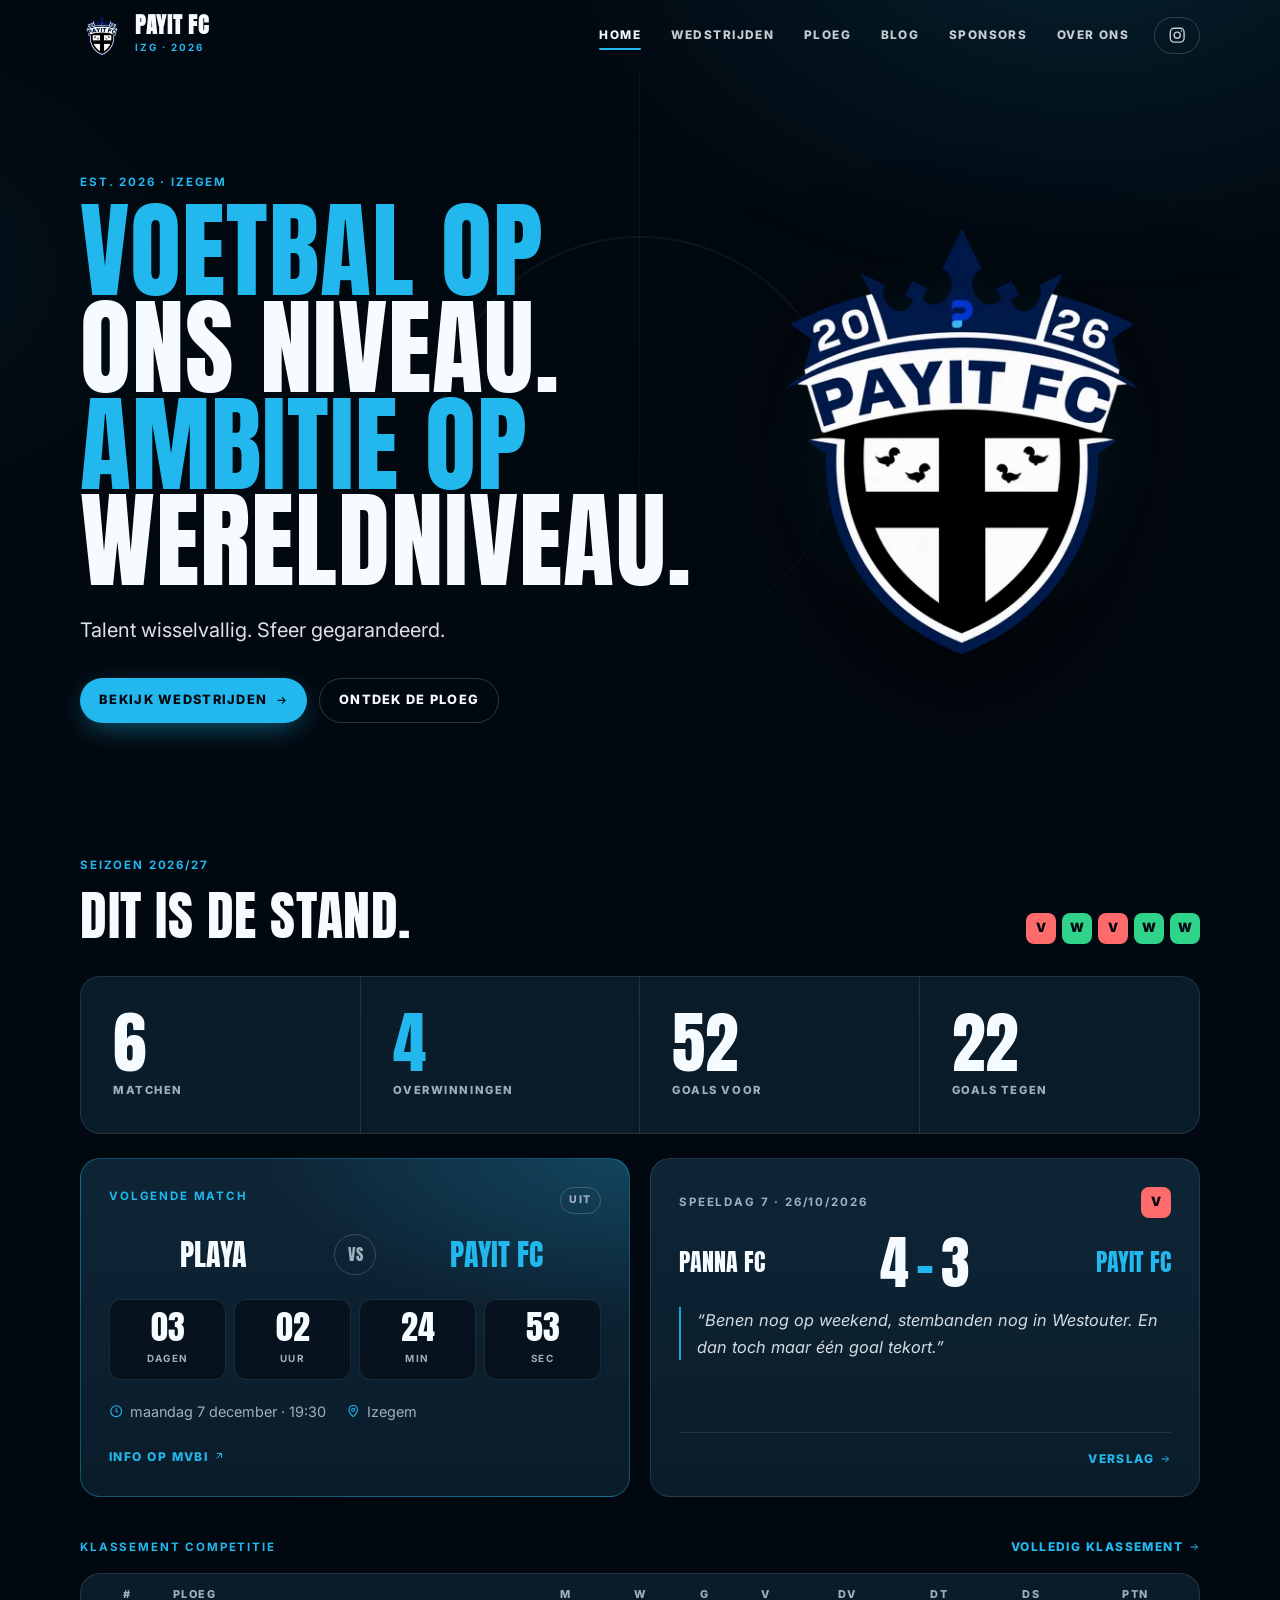
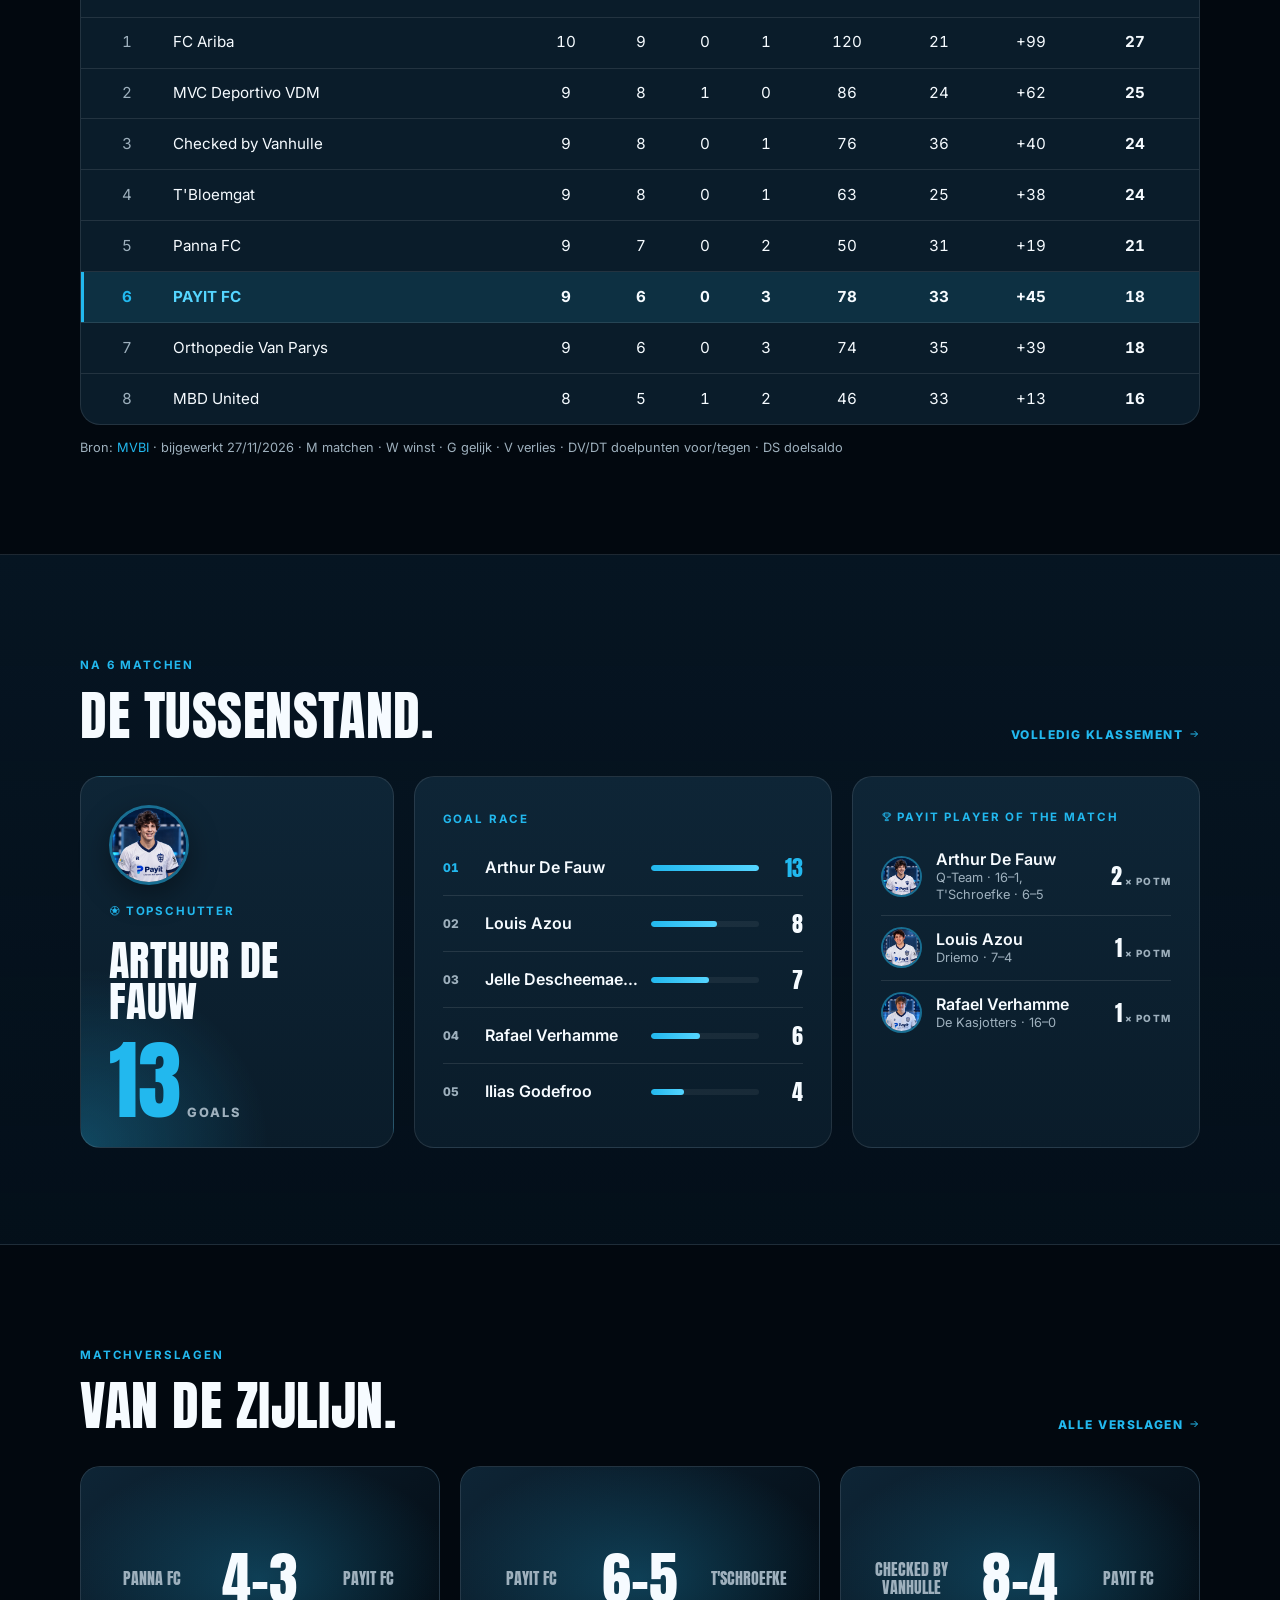
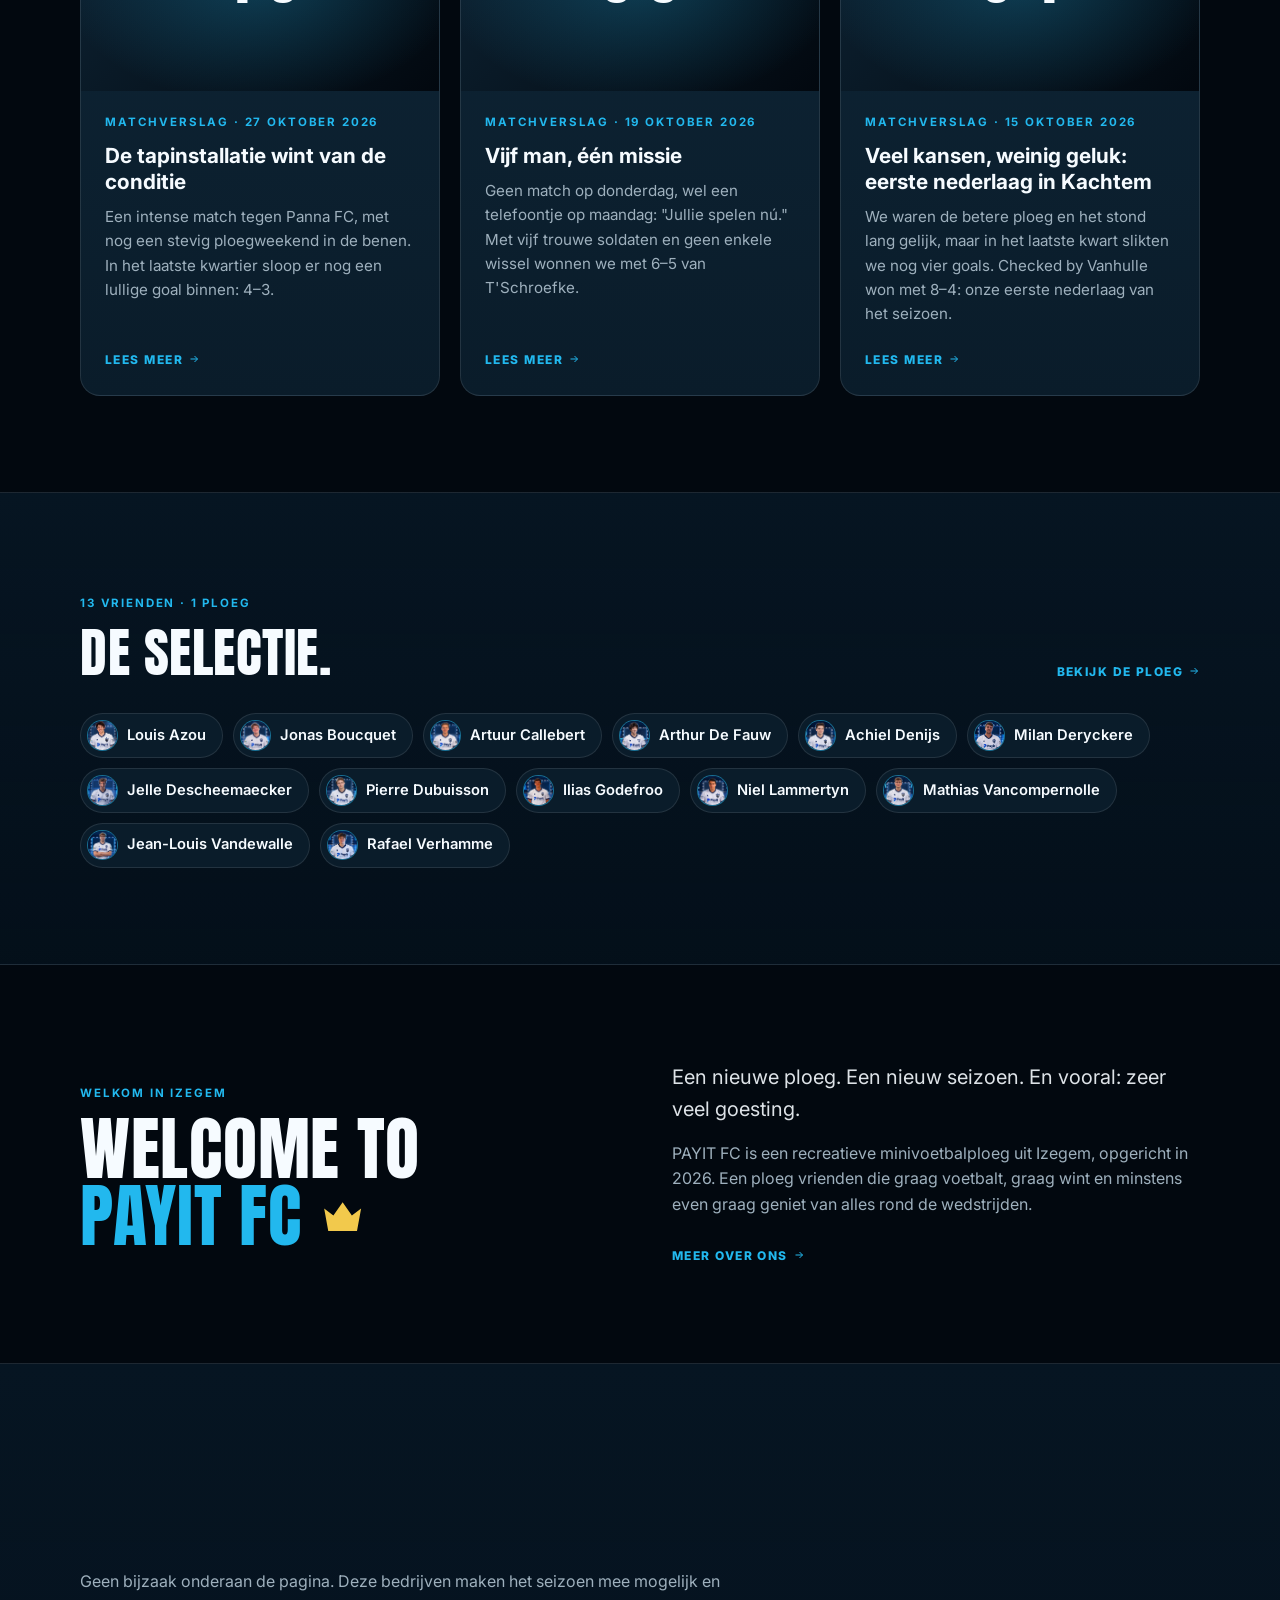
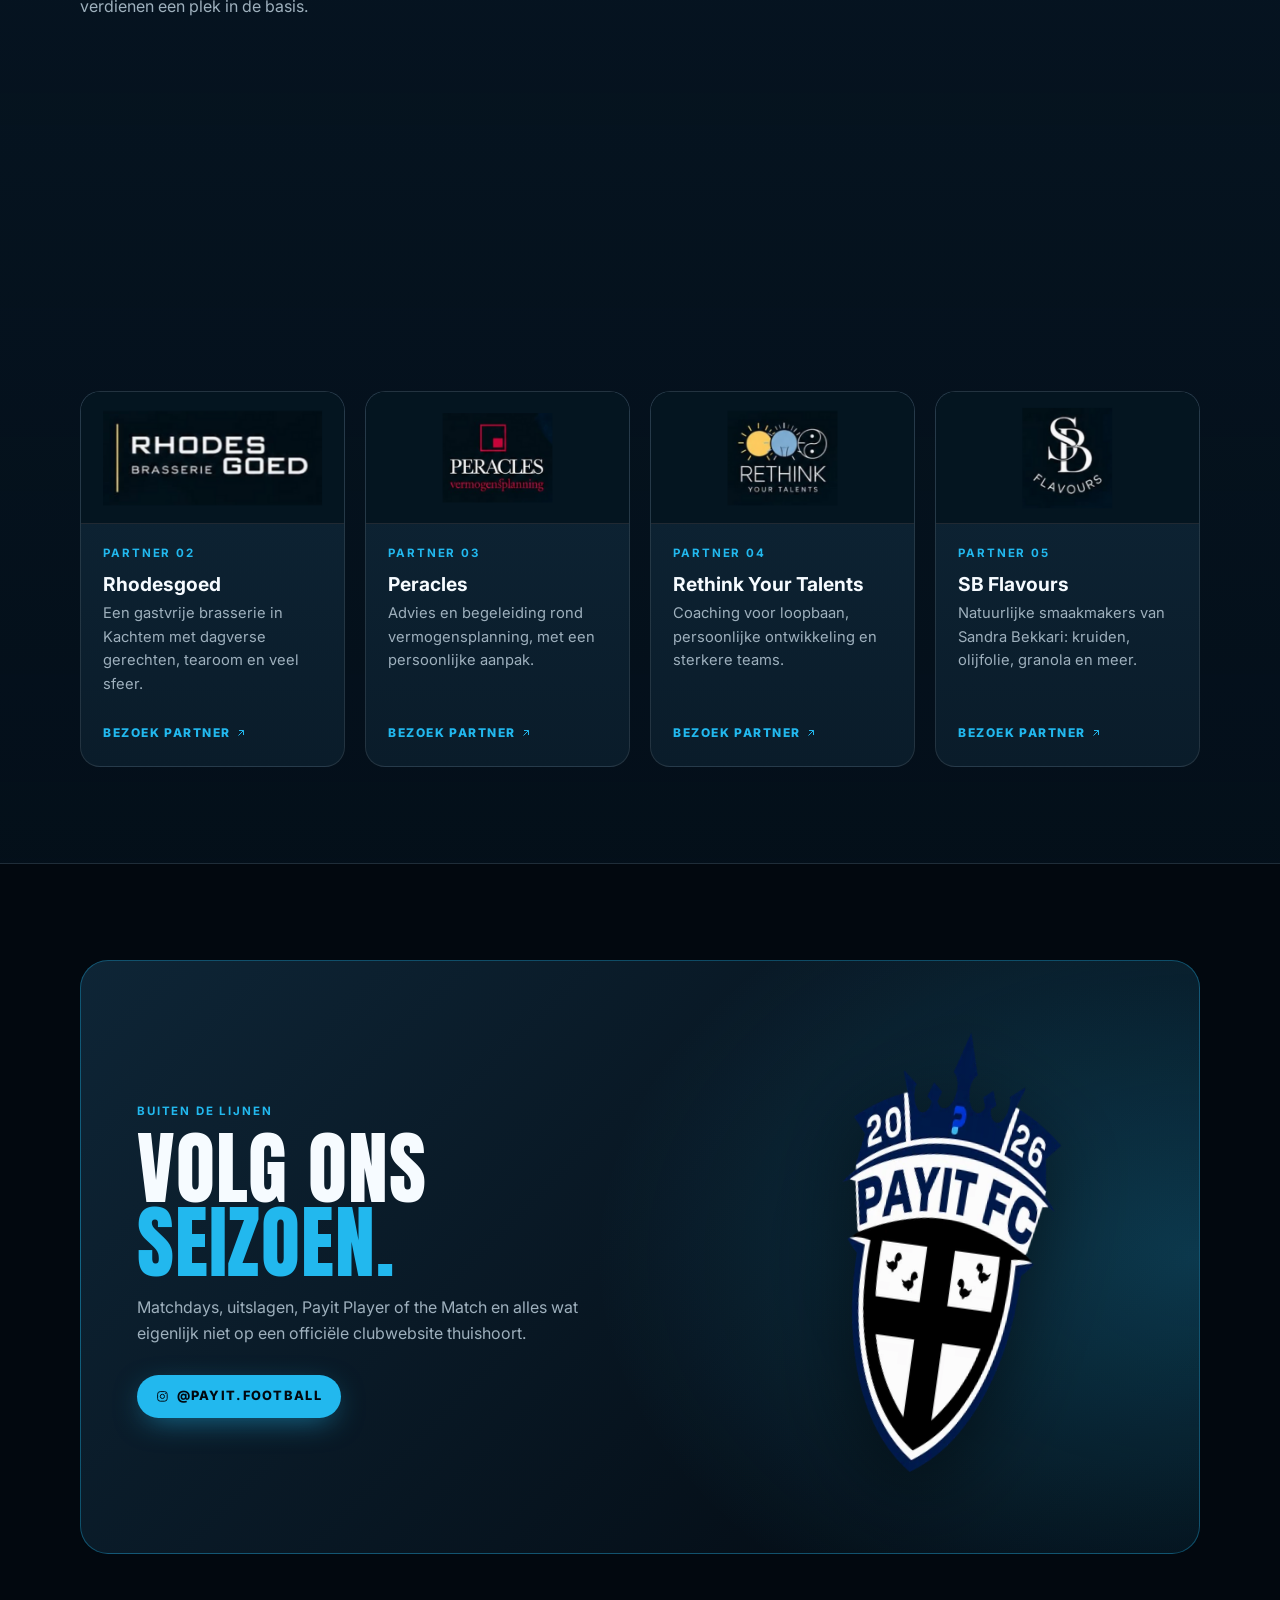
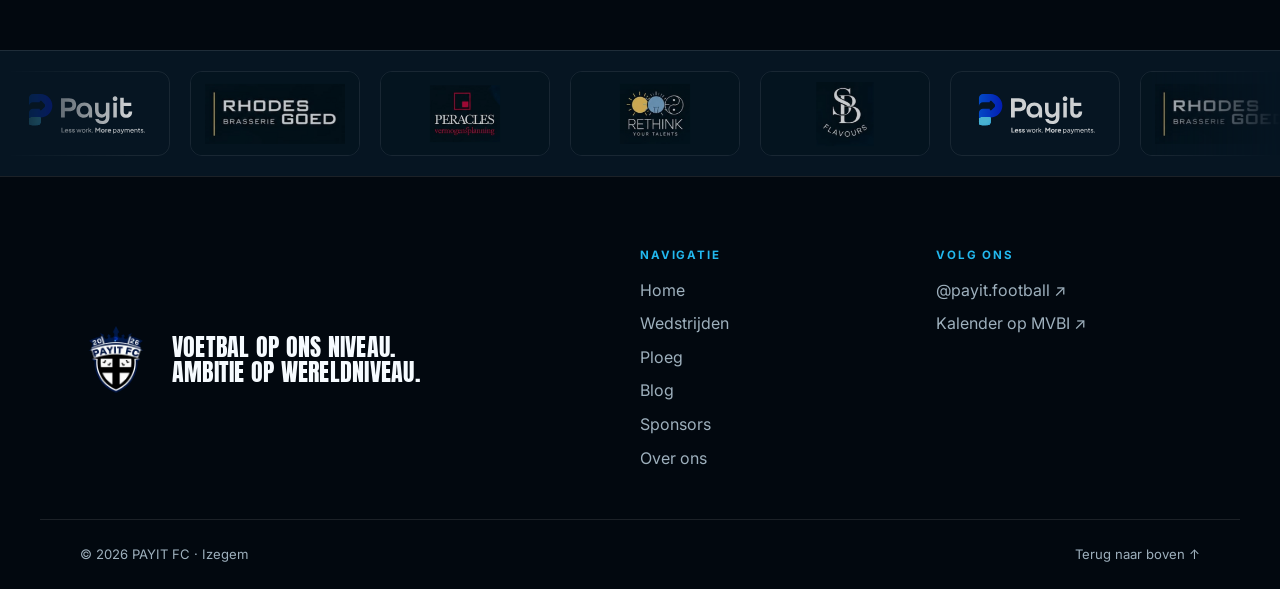
<file: index.html>
<!doctype html>
<html lang="nl-BE">
<head>
  <meta charset="utf-8">
  <!-- Automatisch gegenereerd door scripts/build.mjs — niet met de hand aanpassen. -->
  <meta name="viewport" content="width=device-width, initial-scale=1, viewport-fit=cover">
  <title>PAYIT FC · Minivoetbal Izegem</title>
  <meta name="description" content="PAYIT FC is een recreatieve minivoetbalploeg uit Izegem, opgericht in 2026. Bekijk de uitslagen, het klassement, de topschutters en de matchverslagen van seizoen 2026/27.">
  <link rel="canonical" href="https://payitfc.be/">
  <meta name="theme-color" content="#02080f">
  <meta property="og:site_name" content="PAYIT FC">
  <meta property="og:locale" content="nl_BE">
  <meta property="og:type" content="website">
  <meta property="og:title" content="PAYIT FC · Minivoetbal Izegem">
  <meta property="og:description" content="PAYIT FC is een recreatieve minivoetbalploeg uit Izegem, opgericht in 2026. Bekijk de uitslagen, het klassement, de topschutters en de matchverslagen van seizoen 2026/27.">
  <meta property="og:url" content="https://payitfc.be/">
  <meta property="og:image" content="https://payitfc.be/images/og-payit-fc.jpg">
  <meta property="og:image:width" content="1200">
  <meta property="og:image:height" content="630">
  <meta name="twitter:card" content="summary_large_image">
  <link rel="icon" href="images/favicon.svg" type="image/svg+xml">
  <link rel="apple-touch-icon" href="images/apple-touch-icon.png">
  <link rel="preload" as="image" href="images/crest-480.webp" imagesrcset="images/crest-480.webp 480w, images/crest-960.webp 960w" imagesizes="(max-width: 900px) 260px, 460px" fetchpriority="high">
  <link rel="preconnect" href="https://fonts.googleapis.com">
  <link rel="preconnect" href="https://fonts.gstatic.com" crossorigin>
  <link href="https://fonts.googleapis.com/css2?family=Anton&family=Inter:wght@400;600;700;800;900&display=swap" rel="stylesheet">
  <link rel="stylesheet" href="css/style.css">
  <script>if("IntersectionObserver" in window){document.documentElement.classList.add("js");setTimeout(function(){if(!window.PAYIT_RENDER)document.documentElement.classList.remove("js")},3000)}</script>
  <script type="application/ld+json">{"@context":"https://schema.org","@type":"SportsTeam","@id":"https://payitfc.be/#team","name":"PAYIT FC","sport":"Minivoetbal","url":"https://payitfc.be/","logo":"https://payitfc.be/images/crest-960.webp","image":"https://payitfc.be/images/og-payit-fc.jpg","description":"Recreatieve minivoetbalploeg uit Izegem, opgericht in 2026.","foundingDate":"2026","slogan":"Voetbal op ons niveau. Ambitie op wereldniveau.","location":{"@type":"Place","address":{"@type":"PostalAddress","addressLocality":"Izegem","addressRegion":"West-Vlaanderen","addressCountry":"BE"}},"sameAs":["https://www.instagram.com/payit.football/"],"sponsor":[{"@type":"Organization","name":"Payit","url":"https://www.payit.be/nl"},{"@type":"Organization","name":"Rhodesgoed","url":"https://www.rhodesgoed.be/home/"},{"@type":"Organization","name":"Peracles","url":"http://www.peracles.be/"},{"@type":"Organization","name":"Rethink Your Talents","url":"https://www.rethinkyourtalents.be/"},{"@type":"Organization","name":"SB Flavours","url":"https://www.sb-flavours.com/"}],"athlete":[{"@type":"Person","name":"Louis Azou"},{"@type":"Person","name":"Jonas Boucquet"},{"@type":"Person","name":"Artuur Callebert"},{"@type":"Person","name":"Arthur De Fauw"},{"@type":"Person","name":"Achiel Denijs"},{"@type":"Person","name":"Milan Deryckere"},{"@type":"Person","name":"Jelle Descheemaecker"},{"@type":"Person","name":"Pierre Dubuisson"},{"@type":"Person","name":"Ilias Godefroo"},{"@type":"Person","name":"Niel Lammertyn"},{"@type":"Person","name":"Mathias Vancompernolle"},{"@type":"Person","name":"Jean-Louis Vandewalle"},{"@type":"Person","name":"Rafael Verhamme"}]}</script>
  <script type="application/ld+json">{"@context":"https://schema.org","@type":"WebSite","name":"PAYIT FC","url":"https://payitfc.be/","inLanguage":"nl-BE"}</script>
</head>
<body data-page="home">
<a class="skip" href="#main">Naar inhoud</a>
    <header class="site-header" id="top">
      <div class="wrap header-inner">
        <a class="brand" href="index.html" aria-label="PAYIT FC home">
          <img src="images/crest-160.webp" alt="" width="44" height="44">
          <span><strong>PAYIT FC</strong><small>IZG · 2026</small></span>
        </a>
        <nav class="main-nav" id="main-nav" aria-label="Hoofdmenu">
          <a href="index.html" aria-current="page">Home</a><a href="wedstrijden.html">Wedstrijden</a><a href="ploeg.html">Ploeg</a><a href="blog.html">Blog</a><a href="sponsors.html">Sponsors</a><a href="over-ons.html">Over ons</a>
          <a class="nav-ig" href="https://www.instagram.com/payit.football/" target="_blank" rel="noopener"><svg viewBox="0 0 24 24" fill="none" stroke="currentColor" stroke-width="1.8" aria-hidden="true"><rect x="3" y="3" width="18" height="18" rx="5"/><circle cx="12" cy="12" r="4"/><circle cx="17.5" cy="6.5" r="1" fill="currentColor" stroke="none"/></svg><span>Instagram</span></a>
        </nav>
        <button class="menu-btn" aria-expanded="false" aria-controls="main-nav" aria-label="Menu"><span></span><span></span></button>
      </div>
    </header>
  <main id="main" data-stempel="1dnh7f0">
      <section class="hero">
        <div class="wrap hero-grid">
          <div class="hero-copy">
            <p class="kicker">Est. 2026 · Izegem</p>
            <h1 class="display hero-title">
              <span class="accent">Voetbal op</span>
              <span>ons niveau.</span>
              <span class="accent">Ambitie op</span>
              <span>wereldniveau.</span>
            </h1>
            <p class="lead">Talent wisselvallig. Sfeer gegarandeerd.</p>
            <div class="btn-row">
              <a class="btn btn-primary" href="wedstrijden.html">Bekijk wedstrijden <svg viewBox="0 0 24 24" fill="none" stroke="currentColor" stroke-width="2" aria-hidden="true"><path d="M5 12h14M13 6l6 6-6 6"/></svg></a>
              <a class="btn btn-ghost" href="ploeg.html">Ontdek de ploeg</a>
            </div>
          </div>
          <div class="hero-crest"><img src="images/crest-480.webp" srcset="images/crest-480.webp 480w, images/crest-960.webp 960w" sizes="(max-width: 900px) 260px, 460px" alt="PAYIT FC wapen" width="480" height="480" fetchpriority="high"></div>
        </div>
      </section>

      <section class="section tight">
        <div class="wrap">

    <div class="section-head">
      <div><p class="kicker">Seizoen 2026/27</p><h2 class="display">Dit is de stand.</h2></div><div class="form" aria-label="Vorm laatste matchen"><span class="badge badge-V" title="Panna FC 3–4">V</span><span class="badge badge-W" title="T&#39;Schroefke 6–5">W</span><span class="badge badge-V" title="Checked by Vanhulle 4–8">V</span><span class="badge badge-W" title="De Kasjotters 16–0">W</span><span class="badge badge-W" title="Driemo 7–4">W</span></div>
    </div>

    <div class="stat-band">
      <div><b data-count="6">6</b><span>Matchen</span></div>
      <div><b data-count="4">4</b><span>Overwinningen</span></div>
      <div><b data-count="52">52</b><span>Goals voor</span></div>
      <div><b data-count="22">22</b><span>Goals tegen</span></div>
    </div>
          <div class="grid-2 mt">

      <div class="card next-card">
        <div class="next-top"><p class="kicker">Volgende match</p><span class="tag">Thuis</span></div>
        <div class="versus">
          <div class="team"><span class="us">PAYIT FC</span></div>
          <div class="vs">VS</div>
          <div class="team"><span class="">MBD United</span></div>
        </div>
        <div class="countdown" data-target="2026-11-30T19:30:00.000Z" aria-live="off">
          <div><b data-u="d">–</b><small>dagen</small></div>
          <div><b data-u="h">–</b><small>uur</small></div>
          <div><b data-u="m">–</b><small>min</small></div>
          <div><b data-u="s">–</b><small>sec</small></div>
        </div>
        <div class="meta">
          <span><svg viewBox="0 0 24 24" fill="none" stroke="currentColor" stroke-width="1.8" aria-hidden="true"><circle cx="12" cy="12" r="9"/><path d="M12 7v5l3 2"/></svg>maandag 30 november · 20:30</span>
          <span><svg viewBox="0 0 24 24" fill="none" stroke="currentColor" stroke-width="1.8" aria-hidden="true"><path d="M12 21s-7-6.2-7-11.5A7 7 0 0 1 19 9.5C19 14.8 12 21 12 21z"/><circle cx="12" cy="9.5" r="2.5"/></svg>Izegem</span>
        </div>
        <a class="link-arrow" href="https://www.mvbi.be/payit-fc-mbd-united" target="_blank" rel="noopener">Info op MVBI <svg viewBox="0 0 24 24" fill="none" stroke="currentColor" stroke-width="2" aria-hidden="true"><path d="M7 17 17 7M8 7h9v9"/></svg></a>
      </div>

      <article class="card result-card ">
        <div class="result-top">
          <span class="kicker">Speeldag 7 · 26/10/2026</span>
          <span class="badge badge-V" title="Verlies">V</span>
        </div>
        <div class="scoreline">
          <span class="team"><span class="">Panna FC</span></span>
          <span class="score">4<i>–</i>3</span>
          <span class="team"><span class="us">PAYIT FC</span></span>
        </div>
        <p class="quote">“Benen nog op weekend, stembanden nog in Westouter. En dan toch maar één goal tekort.”</p>

        <div class="result-foot">
          <span></span>
          <a class="link-arrow" href="blog-speeldag-7-panna-fc.html">Verslag <svg viewBox="0 0 24 24" fill="none" stroke="currentColor" stroke-width="2" aria-hidden="true"><path d="M5 12h14M13 6l6 6-6 6"/></svg></a>
        </div>
      </article>
          </div>
          <div class="mt home-stand">
            <div class="section-head sm"><p class="kicker">Klassement Competitie</p><a class="link-arrow" href="wedstrijden.html#stand">Volledig klassement <svg viewBox="0 0 24 24" fill="none" stroke="currentColor" stroke-width="2" aria-hidden="true"><path d="M5 12h14M13 6l6 6-6 6"/></svg></a></div>

      <div class="table-wrap">
        <table class="standings">
          <thead><tr><th>#</th><th class="l">Ploeg</th><th title="Matchen">M</th><th title="Winst">W</th><th title="Gelijk">G</th><th title="Verlies">V</th><th class="hide-sm" title="Doelpunten voor">DV</th><th class="hide-sm" title="Doelpunten tegen">DT</th><th title="Doelsaldo">DS</th><th>Ptn</th></tr></thead>
          <tbody><tr class=""><td>1</td><td class="l">FC Ariba</td><td>10</td><td>9</td><td>0</td><td>1</td><td class="hide-sm">120</td><td class="hide-sm">21</td><td>+99</td><td><b>27</b></td></tr><tr class=""><td>2</td><td class="l">MVC Deportivo VDM</td><td>9</td><td>8</td><td>1</td><td>0</td><td class="hide-sm">86</td><td class="hide-sm">24</td><td>+62</td><td><b>25</b></td></tr><tr class=""><td>3</td><td class="l">Checked by Vanhulle</td><td>9</td><td>8</td><td>0</td><td>1</td><td class="hide-sm">76</td><td class="hide-sm">36</td><td>+40</td><td><b>24</b></td></tr><tr class=""><td>4</td><td class="l">T&#39;Bloemgat</td><td>9</td><td>8</td><td>0</td><td>1</td><td class="hide-sm">63</td><td class="hide-sm">25</td><td>+38</td><td><b>24</b></td></tr><tr class=""><td>5</td><td class="l">Panna FC</td><td>9</td><td>7</td><td>0</td><td>2</td><td class="hide-sm">50</td><td class="hide-sm">31</td><td>+19</td><td><b>21</b></td></tr><tr class="us"><td>6</td><td class="l">PAYIT FC</td><td>9</td><td>6</td><td>0</td><td>3</td><td class="hide-sm">78</td><td class="hide-sm">33</td><td>+45</td><td><b>18</b></td></tr><tr class=""><td>7</td><td class="l">Orthopedie Van Parys</td><td>9</td><td>6</td><td>0</td><td>3</td><td class="hide-sm">74</td><td class="hide-sm">35</td><td>+39</td><td><b>18</b></td></tr><tr class=""><td>8</td><td class="l">MBD United</td><td>8</td><td>5</td><td>1</td><td>2</td><td class="hide-sm">46</td><td class="hide-sm">33</td><td>+13</td><td><b>16</b></td></tr></tbody>
        </table>
      </div><p class="table-note">Bron: <a href="https://www.mvbi.be/klassement" target="_blank" rel="noopener">MVBI</a> · bijgewerkt 27/11/2026 · M matchen · W winst · G gelijk · V verlies · DV/DT doelpunten voor/tegen · DS doelsaldo</p>
          </div>
        </div>
      </section>

      <section class="section alt">
        <div class="wrap">

    <div class="section-head">
      <div><p class="kicker">Na 6 matchen</p><h2 class="display">De tussenstand.</h2></div><a class="link-arrow" href="ploeg.html#topschutters">Volledig klassement <svg viewBox="0 0 24 24" fill="none" stroke="currentColor" stroke-width="2" aria-hidden="true"><path d="M5 12h14M13 6l6 6-6 6"/></svg></a>
    </div>
          <div class="grid-leader">

            <div class="card leader-card">
              <div class="leader-avatars"><img class="avatar lg" src="images/spelers/arthur-de-fauw.webp" alt="" width="96" height="96" loading="lazy"></div>
              <p class="kicker"><svg viewBox="0 0 24 24" fill="none" stroke="currentColor" stroke-width="1.6" aria-hidden="true"><circle cx="12" cy="12" r="9"/><path d="M12 7.5l4 2.9-1.5 4.7h-5L8 10.4z" fill="currentColor"/><path d="M12 3v4.5M16 10.4l4.3-1.4M14.5 15.1l2.7 3.7M9.5 15.1l-2.7 3.7M8 10.4 3.7 9"/></svg> Topschutter</p>
              <h3 class="display">Arthur De Fauw</h3>
              <p class="big-num">13<small>goals</small></p>
            </div>
            <div class="card"><p class="kicker">Goal race</p><ol class="rank-list">
      <li class="top">
        <span class="rank">01</span>
        <span class="name">Arthur De Fauw</span>
        <span class="bar"><i style="width:100%"></i></span>
        <b>13</b>
      </li>
      <li class="">
        <span class="rank">02</span>
        <span class="name">Louis Azou</span>
        <span class="bar"><i style="width:61.53846153846154%"></i></span>
        <b>8</b>
      </li>
      <li class="">
        <span class="rank">03</span>
        <span class="name">Jelle Descheemaecker</span>
        <span class="bar"><i style="width:53.84615384615385%"></i></span>
        <b>7</b>
      </li>
      <li class="">
        <span class="rank">04</span>
        <span class="name">Rafael Verhamme</span>
        <span class="bar"><i style="width:46.15384615384615%"></i></span>
        <b>6</b>
      </li>
      <li class="">
        <span class="rank">05</span>
        <span class="name">Ilias Godefroo</span>
        <span class="bar"><i style="width:30.76923076923077%"></i></span>
        <b>4</b>
      </li></ol></div>
            <div class="card"><p class="kicker"><svg viewBox="0 0 24 24" fill="none" stroke="currentColor" stroke-width="1.8" stroke-linejoin="round" aria-hidden="true"><path d="M7 4h10v5a5 5 0 0 1-10 0V4z" fill="currentColor" fill-opacity=".25"/><path d="M7 6H4v1.5A3.5 3.5 0 0 0 7.5 11M17 6h3v1.5a3.5 3.5 0 0 1-3.5 3.5M12 14v3M8.5 20h7l-.8-3H9.3z"/></svg> Payit Player of the Match</p><ul class="crown-list">
      <li>
        <img class="avatar md" src="images/spelers/arthur-de-fauw.webp" alt="" width="96" height="96" loading="lazy">
        <span class="name">Arthur De Fauw<small>Q-Team · 16–1, T&#39;Schroefke · 6–5</small></span>
        <b>2<small>× POTM</small></b>
      </li>
      <li>
        <img class="avatar md" src="images/spelers/louis-azou.webp" alt="" width="96" height="96" loading="lazy">
        <span class="name">Louis Azou<small>Driemo · 7–4</small></span>
        <b>1<small>× POTM</small></b>
      </li>
      <li>
        <img class="avatar md" src="images/spelers/rafael-verhamme.webp" alt="" width="96" height="96" loading="lazy">
        <span class="name">Rafael Verhamme<small>De Kasjotters · 16–0</small></span>
        <b>1<small>× POTM</small></b>
      </li></ul></div>
          </div>
        </div>
      </section>

      <section class="section">
        <div class="wrap">

    <div class="section-head">
      <div><p class="kicker">Matchverslagen</p><h2 class="display">Van de zijlijn.</h2></div><a class="link-arrow" href="blog.html">Alle verslagen <svg viewBox="0 0 24 24" fill="none" stroke="currentColor" stroke-width="2" aria-hidden="true"><path d="M5 12h14M13 6l6 6-6 6"/></svg></a>
    </div>
          <div class="grid-3">
      <article class="card post-card ">
        <a href="blog-speeldag-7-panna-fc.html" class="post-link">
          <div class="post-media">
            <div class="post-score"><span>Panna FC</span><b>4–3</b><span>PAYIT FC</span></div>
          </div>
          <div class="post-body">
            <p class="kicker">Matchverslag · 27 oktober 2026</p>
            <h3>De tapinstallatie wint van de conditie</h3>
            <p class="muted">Een intense match tegen Panna FC, met nog een stevig ploegweekend in de benen. In het laatste kwartier sloop er nog een lullige goal binnen: 4–3.</p>
            <span class="link-arrow">Lees meer <svg viewBox="0 0 24 24" fill="none" stroke="currentColor" stroke-width="2" aria-hidden="true"><path d="M5 12h14M13 6l6 6-6 6"/></svg></span>
          </div>
        </a>
      </article>
      <article class="card post-card ">
        <a href="blog-speeldag-6-tschroefke.html" class="post-link">
          <div class="post-media">
            <div class="post-score"><span>PAYIT FC</span><b>6–5</b><span>T&#39;Schroefke</span></div>
          </div>
          <div class="post-body">
            <p class="kicker">Matchverslag · 19 oktober 2026</p>
            <h3>Vijf man, één missie</h3>
            <p class="muted">Geen match op donderdag, wel een telefoontje op maandag: &quot;Jullie spelen nú.&quot; Met vijf trouwe soldaten en geen enkele wissel wonnen we met 6–5 van T&#39;Schroefke.</p>
            <span class="link-arrow">Lees meer <svg viewBox="0 0 24 24" fill="none" stroke="currentColor" stroke-width="2" aria-hidden="true"><path d="M5 12h14M13 6l6 6-6 6"/></svg></span>
          </div>
        </a>
      </article>
      <article class="card post-card ">
        <a href="blog-speeldag-5-checked-by-vanhulle.html" class="post-link">
          <div class="post-media">
            <div class="post-score"><span>Checked by Vanhulle</span><b>8–4</b><span>PAYIT FC</span></div>
          </div>
          <div class="post-body">
            <p class="kicker">Matchverslag · 15 oktober 2026</p>
            <h3>Veel kansen, weinig geluk: eerste nederlaag in Kachtem</h3>
            <p class="muted">We waren de betere ploeg en het stond lang gelijk, maar in het laatste kwart slikten we nog vier goals. Checked by Vanhulle won met 8–4: onze eerste nederlaag van het seizoen.</p>
            <span class="link-arrow">Lees meer <svg viewBox="0 0 24 24" fill="none" stroke="currentColor" stroke-width="2" aria-hidden="true"><path d="M5 12h14M13 6l6 6-6 6"/></svg></span>
          </div>
        </a>
      </article></div>
        </div>
      </section>

      <section class="section alt">
        <div class="wrap">

    <div class="section-head">
      <div><p class="kicker">13 vrienden · 1 ploeg</p><h2 class="display">De selectie.</h2></div><a class="link-arrow" href="ploeg.html">Bekijk de ploeg <svg viewBox="0 0 24 24" fill="none" stroke="currentColor" stroke-width="2" aria-hidden="true"><path d="M5 12h14M13 6l6 6-6 6"/></svg></a>
    </div>
          <div class="squad-strip"><a href="ploeg.html#louis-azou" class="chip"><img class="avatar sm" src="images/spelers/louis-azou.webp" alt="" width="96" height="96" loading="lazy">Louis Azou</a><a href="ploeg.html#jonas-boucquet" class="chip"><img class="avatar sm" src="images/spelers/jonas-boucquet.webp" alt="" width="96" height="96" loading="lazy">Jonas Boucquet</a><a href="ploeg.html#artuur-callebert" class="chip"><img class="avatar sm" src="images/spelers/artuur-callebert.webp" alt="" width="96" height="96" loading="lazy">Artuur Callebert</a><a href="ploeg.html#arthur-de-fauw" class="chip"><img class="avatar sm" src="images/spelers/arthur-de-fauw.webp" alt="" width="96" height="96" loading="lazy">Arthur De Fauw</a><a href="ploeg.html#achiel-denijs" class="chip"><img class="avatar sm" src="images/spelers/achiel-denijs.webp" alt="" width="96" height="96" loading="lazy">Achiel Denijs</a><a href="ploeg.html#milan-deryckere" class="chip"><img class="avatar sm" src="images/spelers/milan-deryckere-sport-v3.webp" alt="" width="96" height="96" loading="lazy">Milan Deryckere</a><a href="ploeg.html#jelle-descheemaecker" class="chip"><img class="avatar sm" src="images/spelers/jelle-descheemaecker.webp" alt="" width="96" height="96" loading="lazy">Jelle Descheemaecker</a><a href="ploeg.html#pierre-dubuisson" class="chip"><img class="avatar sm" src="images/spelers/pierre-dubuisson.webp" alt="" width="96" height="96" loading="lazy">Pierre Dubuisson</a><a href="ploeg.html#ilias-godefroo" class="chip"><img class="avatar sm" src="images/spelers/ilias-godefroo.webp" alt="" width="96" height="96" loading="lazy">Ilias Godefroo</a><a href="ploeg.html#niel-lammertyn" class="chip"><img class="avatar sm" src="images/spelers/niel-lammertyn.webp" alt="" width="96" height="96" loading="lazy">Niel Lammertyn</a><a href="ploeg.html#mathias-vancompernolle" class="chip"><img class="avatar sm" src="images/spelers/mathias-vancompernolle.webp" alt="" width="96" height="96" loading="lazy">Mathias Vancompernolle</a><a href="ploeg.html#jean-louis-vandewalle" class="chip"><img class="avatar sm" src="images/spelers/jean-louis-vandewalle.webp" alt="" width="96" height="96" loading="lazy">Jean-Louis Vandewalle</a><a href="ploeg.html#rafael-verhamme" class="chip"><img class="avatar sm" src="images/spelers/rafael-verhamme.webp" alt="" width="96" height="96" loading="lazy">Rafael Verhamme</a></div>
        </div>
      </section>

      <section class="section">
        <div class="wrap about-teaser">
          <div>
            <p class="kicker">Welkom in Izegem</p>
            <h2 class="display">Welcome to<br><span class="accent">PAYIT FC</span> <span class="crown-inline"><svg viewBox="0 0 24 24" fill="currentColor" aria-hidden="true"><path d="M3 8l4.5 3.5L12 5l4.5 6.5L21 8l-2 11H5L3 8z"/></svg></span></h2>
          </div>
          <div>
            <p class="lead">Een nieuwe ploeg. Een nieuw seizoen. En vooral: zeer veel goesting.</p>
            <p class="muted">PAYIT FC is een recreatieve minivoetbalploeg uit Izegem, opgericht in 2026. Een ploeg vrienden die graag voetbalt, graag wint en minstens even graag geniet van alles rond de wedstrijden.</p>
            <a class="link-arrow" href="over-ons.html">Meer over ons <svg viewBox="0 0 24 24" fill="none" stroke="currentColor" stroke-width="2" aria-hidden="true"><path d="M5 12h14M13 6l6 6-6 6"/></svg></a>
          </div>
        </div>
      </section>

      <section class="section alt">
        <div class="wrap">

    <div class="section-head">
      <div><p class="kicker">Zij spelen mee</p><h2 class="display">Onze partners.</h2></div><a class="link-arrow" href="sponsors.html">Alle partners <svg viewBox="0 0 24 24" fill="none" stroke="currentColor" stroke-width="2" aria-hidden="true"><path d="M5 12h14M13 6l6 6-6 6"/></svg></a>
    </div>
          <p class="muted section-sub">Geen bijzaak onderaan de pagina. Deze bedrijven maken het seizoen mee mogelijk en verdienen een plek in de basis.</p>
          <div class="sponsor-grid">
      <a class="card sponsor-card main" href="https://www.payit.be/nl" target="_blank" rel="noopener">
        <div class="sponsor-logo"><img src="images/sponsor-payit.svg" alt="Payit" loading="lazy"></div>
        <div class="sponsor-body">
          <p class="kicker">Main partner</p>
          <h3>Payit</h3>
          <p class="muted">Maakt inschrijvingen, ticketing en online betalingen voor organisaties een pak eenvoudiger. Onze naamgever en trouwe supporter.</p>
          <span class="link-arrow">Bezoek partner <svg viewBox="0 0 24 24" fill="none" stroke="currentColor" stroke-width="2" aria-hidden="true"><path d="M7 17 17 7M8 7h9v9"/></svg></span>
        </div>
      </a>
      <a class="card sponsor-card " href="https://www.rhodesgoed.be/home/" target="_blank" rel="noopener">
        <div class="sponsor-logo"><img src="images/sponsor-rhodesgoed-refined.png" alt="Rhodesgoed" loading="lazy"></div>
        <div class="sponsor-body">
          <p class="kicker">Partner 02</p>
          <h3>Rhodesgoed</h3>
          <p class="muted">Een gastvrije brasserie in Kachtem met dagverse gerechten, tearoom en veel sfeer.</p>
          <span class="link-arrow">Bezoek partner <svg viewBox="0 0 24 24" fill="none" stroke="currentColor" stroke-width="2" aria-hidden="true"><path d="M7 17 17 7M8 7h9v9"/></svg></span>
        </div>
      </a>
      <a class="card sponsor-card " href="http://www.peracles.be/" target="_blank" rel="noopener">
        <div class="sponsor-logo"><img src="images/sponsor-peracles-refined.png" alt="Peracles" loading="lazy"></div>
        <div class="sponsor-body">
          <p class="kicker">Partner 03</p>
          <h3>Peracles</h3>
          <p class="muted">Advies en begeleiding rond vermogensplanning, met een persoonlijke aanpak.</p>
          <span class="link-arrow">Bezoek partner <svg viewBox="0 0 24 24" fill="none" stroke="currentColor" stroke-width="2" aria-hidden="true"><path d="M7 17 17 7M8 7h9v9"/></svg></span>
        </div>
      </a>
      <a class="card sponsor-card " href="https://www.rethinkyourtalents.be/" target="_blank" rel="noopener">
        <div class="sponsor-logo"><img src="images/sponsor-rethink-refined.png" alt="Rethink Your Talents" loading="lazy"></div>
        <div class="sponsor-body">
          <p class="kicker">Partner 04</p>
          <h3>Rethink Your Talents</h3>
          <p class="muted">Coaching voor loopbaan, persoonlijke ontwikkeling en sterkere teams.</p>
          <span class="link-arrow">Bezoek partner <svg viewBox="0 0 24 24" fill="none" stroke="currentColor" stroke-width="2" aria-hidden="true"><path d="M7 17 17 7M8 7h9v9"/></svg></span>
        </div>
      </a>
      <a class="card sponsor-card " href="https://www.sb-flavours.com/" target="_blank" rel="noopener">
        <div class="sponsor-logo"><img src="images/sponsor-sbflavours-refined.png" alt="SB Flavours" loading="lazy"></div>
        <div class="sponsor-body">
          <p class="kicker">Partner 05</p>
          <h3>SB Flavours</h3>
          <p class="muted">Natuurlijke smaakmakers van Sandra Bekkari: kruiden, olijfolie, granola en meer.</p>
          <span class="link-arrow">Bezoek partner <svg viewBox="0 0 24 24" fill="none" stroke="currentColor" stroke-width="2" aria-hidden="true"><path d="M7 17 17 7M8 7h9v9"/></svg></span>
        </div>
      </a></div>
        </div>
      </section>

    <section class="section">
      <div class="wrap">
        <div class="ig-cta">
          <div>
            <p class="kicker">Buiten de lijnen</p>
            <h2 class="display">Volg ons<br><span class="accent">seizoen.</span></h2>
            <p class="muted">Matchdays, uitslagen, Payit Player of the Match en alles wat eigenlijk niet op een officiële clubwebsite thuishoort.</p>
            <a class="btn btn-primary" href="https://www.instagram.com/payit.football/" target="_blank" rel="noopener"><svg viewBox="0 0 24 24" fill="none" stroke="currentColor" stroke-width="1.8" aria-hidden="true"><rect x="3" y="3" width="18" height="18" rx="5"/><circle cx="12" cy="12" r="4"/><circle cx="17.5" cy="6.5" r="1" fill="currentColor" stroke="none"/></svg> @payit.football</a>
          </div>
          <img src="images/crest-480.webp" alt="" width="480" height="480" loading="lazy">
        </div>
      </div>
    </section>
  </main>
<section class="sponsor-strip" aria-label="Onze partners">
      <div class="marquee"><div class="marquee-track">
        <a href="https://www.payit.be/nl" target="_blank" rel="noopener" ><img src="images/sponsor-payit.svg" alt="Payit" loading="lazy"></a><a href="https://www.rhodesgoed.be/home/" target="_blank" rel="noopener" ><img src="images/sponsor-rhodesgoed-refined.png" alt="Rhodesgoed" loading="lazy"></a><a href="http://www.peracles.be/" target="_blank" rel="noopener" ><img src="images/sponsor-peracles-refined.png" alt="Peracles" loading="lazy"></a><a href="https://www.rethinkyourtalents.be/" target="_blank" rel="noopener" ><img src="images/sponsor-rethink-refined.png" alt="Rethink Your Talents" loading="lazy"></a><a href="https://www.sb-flavours.com/" target="_blank" rel="noopener" ><img src="images/sponsor-sbflavours-refined.png" alt="SB Flavours" loading="lazy"></a><a href="https://www.payit.be/nl" target="_blank" rel="noopener" aria-hidden="true" tabindex="-1"><img src="images/sponsor-payit.svg" alt="Payit" loading="lazy"></a><a href="https://www.rhodesgoed.be/home/" target="_blank" rel="noopener" aria-hidden="true" tabindex="-1"><img src="images/sponsor-rhodesgoed-refined.png" alt="Rhodesgoed" loading="lazy"></a><a href="http://www.peracles.be/" target="_blank" rel="noopener" aria-hidden="true" tabindex="-1"><img src="images/sponsor-peracles-refined.png" alt="Peracles" loading="lazy"></a><a href="https://www.rethinkyourtalents.be/" target="_blank" rel="noopener" aria-hidden="true" tabindex="-1"><img src="images/sponsor-rethink-refined.png" alt="Rethink Your Talents" loading="lazy"></a><a href="https://www.sb-flavours.com/" target="_blank" rel="noopener" aria-hidden="true" tabindex="-1"><img src="images/sponsor-sbflavours-refined.png" alt="SB Flavours" loading="lazy"></a>
      </div></div>
    </section>
    <footer class="site-footer">
      <div class="wrap footer-grid">
        <div class="footer-brand">
          <img src="images/crest-160.webp" alt="PAYIT FC wapen" width="72" height="72" loading="lazy">
          <p class="display">Voetbal op ons niveau.<br>Ambitie op wereldniveau.</p>
        </div>
        <div>
          <h3>Navigatie</h3>
          <ul><li><a href="index.html">Home</a></li><li><a href="wedstrijden.html">Wedstrijden</a></li><li><a href="ploeg.html">Ploeg</a></li><li><a href="blog.html">Blog</a></li><li><a href="sponsors.html">Sponsors</a></li><li><a href="over-ons.html">Over ons</a></li></ul>
        </div>
        <div>
          <h3>Volg ons</h3>
          <ul>
            <li><a href="https://www.instagram.com/payit.football/" target="_blank" rel="noopener">@payit.football ↗</a></li>
            <li><a href="https://www.mvbi.be" target="_blank" rel="noopener">Kalender op MVBI ↗</a></li>

          </ul>
        </div>
      </div>
      <div class="wrap footer-base">
        <span>© 2026 PAYIT FC · Izegem</span>
        <a href="#top">Terug naar boven ↑</a>
      </div>
    </footer>
  <script src="js/data.js"></script>
  <script src="js/klassement.js"></script>
  <script src="js/app.js"></script>
  <!-- Bezoekersstatistieken (GoatCounter: geen cookies, geen persoonsgegevens) — dashboard: https://payitfc.goatcounter.com -->
  <script>window.goatcounter = { path: function () { return location.pathname + location.search; } };</script>
  <script data-goatcounter="https://payitfc.goatcounter.com/count" async src="//gc.zgo.at/count.js"></script>
</body>
</html>
</file>
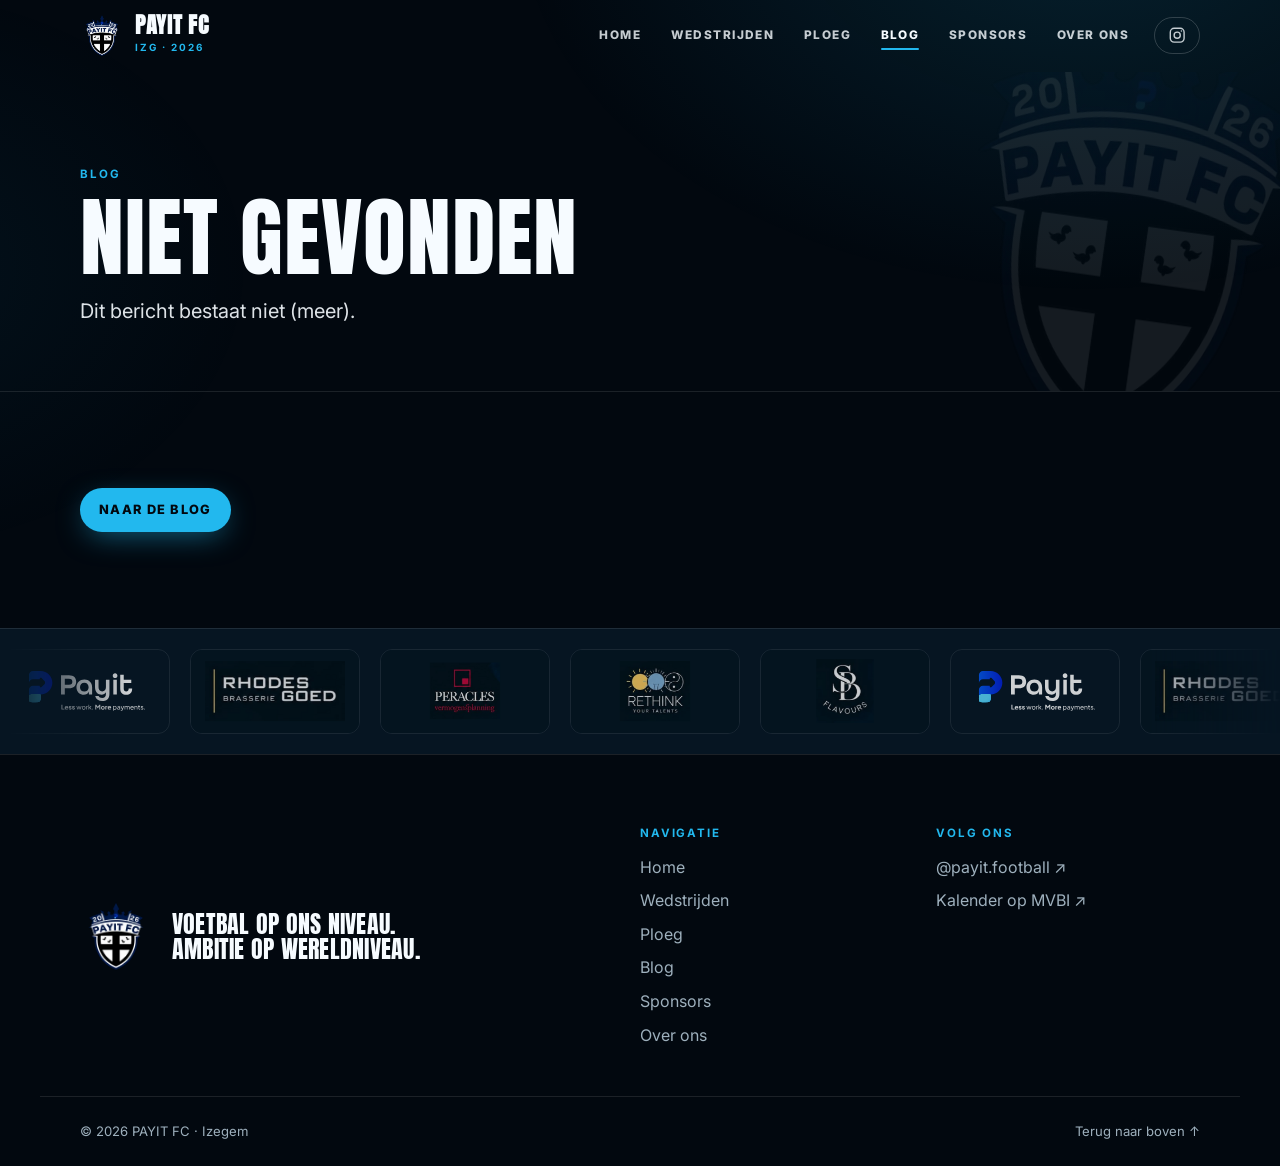
<file: artikel.html>
<!doctype html>
<html lang="nl-BE">
<head>
  <meta charset="utf-8">
  <!-- Automatisch gegenereerd door scripts/build.mjs — niet met de hand aanpassen. -->
  <meta name="viewport" content="width=device-width, initial-scale=1, viewport-fit=cover">
  <title>Bericht niet gevonden · PAYIT FC</title>
  <meta name="description" content="Dit bericht van PAYIT FC bestaat niet (meer).">
  <meta name="robots" content="noindex">
  <meta name="theme-color" content="#02080f">
  <meta property="og:site_name" content="PAYIT FC">
  <meta property="og:locale" content="nl_BE">
  <meta property="og:type" content="website">
  <meta property="og:title" content="Bericht niet gevonden · PAYIT FC">
  <meta property="og:description" content="Dit bericht van PAYIT FC bestaat niet (meer).">
  <meta property="og:image" content="https://payitfc.be/images/og-payit-fc.jpg">
  <meta property="og:image:width" content="1200">
  <meta property="og:image:height" content="630">
  <meta name="twitter:card" content="summary_large_image">
  <link rel="icon" href="images/favicon.svg" type="image/svg+xml">
  <link rel="apple-touch-icon" href="images/apple-touch-icon.png">
  <link rel="preconnect" href="https://fonts.googleapis.com">
  <link rel="preconnect" href="https://fonts.gstatic.com" crossorigin>
  <link href="https://fonts.googleapis.com/css2?family=Anton&family=Inter:wght@400;600;700;800;900&display=swap" rel="stylesheet">
  <link rel="stylesheet" href="css/style.css">
  <script>if("IntersectionObserver" in window){document.documentElement.classList.add("js");setTimeout(function(){if(!window.PAYIT_RENDER)document.documentElement.classList.remove("js")},3000)}</script>

</head>
<body data-page="artikel">
<a class="skip" href="#main">Naar inhoud</a>
    <header class="site-header" id="top">
      <div class="wrap header-inner">
        <a class="brand" href="index.html" aria-label="PAYIT FC home">
          <img src="images/crest-160.webp" alt="" width="44" height="44">
          <span><strong>PAYIT FC</strong><small>IZG · 2026</small></span>
        </a>
        <nav class="main-nav" id="main-nav" aria-label="Hoofdmenu">
          <a href="index.html">Home</a><a href="wedstrijden.html">Wedstrijden</a><a href="ploeg.html">Ploeg</a><a href="blog.html" aria-current="page">Blog</a><a href="sponsors.html">Sponsors</a><a href="over-ons.html">Over ons</a>
          <a class="nav-ig" href="https://www.instagram.com/payit.football/" target="_blank" rel="noopener"><svg viewBox="0 0 24 24" fill="none" stroke="currentColor" stroke-width="1.8" aria-hidden="true"><rect x="3" y="3" width="18" height="18" rx="5"/><circle cx="12" cy="12" r="4"/><circle cx="17.5" cy="6.5" r="1" fill="currentColor" stroke="none"/></svg><span>Instagram</span></a>
        </nav>
        <button class="menu-btn" aria-expanded="false" aria-controls="main-nav" aria-label="Menu"><span></span><span></span></button>
      </div>
    </header>
  <main id="main" data-stempel="1dnh7f0">
    <section class="page-hero">
      <div class="wrap">
        <p class="kicker">Blog</p>
        <h1 class="display">Niet gevonden</h1>
        <p class="lead">Dit bericht bestaat niet (meer).</p>
      </div>
      <img src="images/crest-480.webp" class="page-hero-crest" alt="" aria-hidden="true" width="480" height="480">
    </section><section class="section"><div class="wrap"><a class="btn btn-primary" href="blog.html">Naar de blog</a></div></section>
  </main>
<section class="sponsor-strip" aria-label="Onze partners">
      <div class="marquee"><div class="marquee-track">
        <a href="https://www.payit.be/nl" target="_blank" rel="noopener" ><img src="images/sponsor-payit.svg" alt="Payit" loading="lazy"></a><a href="https://www.rhodesgoed.be/home/" target="_blank" rel="noopener" ><img src="images/sponsor-rhodesgoed-refined.png" alt="Rhodesgoed" loading="lazy"></a><a href="http://www.peracles.be/" target="_blank" rel="noopener" ><img src="images/sponsor-peracles-refined.png" alt="Peracles" loading="lazy"></a><a href="https://www.rethinkyourtalents.be/" target="_blank" rel="noopener" ><img src="images/sponsor-rethink-refined.png" alt="Rethink Your Talents" loading="lazy"></a><a href="https://www.sb-flavours.com/" target="_blank" rel="noopener" ><img src="images/sponsor-sbflavours-refined.png" alt="SB Flavours" loading="lazy"></a><a href="https://www.payit.be/nl" target="_blank" rel="noopener" aria-hidden="true" tabindex="-1"><img src="images/sponsor-payit.svg" alt="Payit" loading="lazy"></a><a href="https://www.rhodesgoed.be/home/" target="_blank" rel="noopener" aria-hidden="true" tabindex="-1"><img src="images/sponsor-rhodesgoed-refined.png" alt="Rhodesgoed" loading="lazy"></a><a href="http://www.peracles.be/" target="_blank" rel="noopener" aria-hidden="true" tabindex="-1"><img src="images/sponsor-peracles-refined.png" alt="Peracles" loading="lazy"></a><a href="https://www.rethinkyourtalents.be/" target="_blank" rel="noopener" aria-hidden="true" tabindex="-1"><img src="images/sponsor-rethink-refined.png" alt="Rethink Your Talents" loading="lazy"></a><a href="https://www.sb-flavours.com/" target="_blank" rel="noopener" aria-hidden="true" tabindex="-1"><img src="images/sponsor-sbflavours-refined.png" alt="SB Flavours" loading="lazy"></a>
      </div></div>
    </section>
    <footer class="site-footer">
      <div class="wrap footer-grid">
        <div class="footer-brand">
          <img src="images/crest-160.webp" alt="PAYIT FC wapen" width="72" height="72" loading="lazy">
          <p class="display">Voetbal op ons niveau.<br>Ambitie op wereldniveau.</p>
        </div>
        <div>
          <h3>Navigatie</h3>
          <ul><li><a href="index.html">Home</a></li><li><a href="wedstrijden.html">Wedstrijden</a></li><li><a href="ploeg.html">Ploeg</a></li><li><a href="blog.html">Blog</a></li><li><a href="sponsors.html">Sponsors</a></li><li><a href="over-ons.html">Over ons</a></li></ul>
        </div>
        <div>
          <h3>Volg ons</h3>
          <ul>
            <li><a href="https://www.instagram.com/payit.football/" target="_blank" rel="noopener">@payit.football ↗</a></li>
            <li><a href="https://www.mvbi.be" target="_blank" rel="noopener">Kalender op MVBI ↗</a></li>

          </ul>
        </div>
      </div>
      <div class="wrap footer-base">
        <span>© 2026 PAYIT FC · Izegem</span>
        <a href="#top">Terug naar boven ↑</a>
      </div>
    </footer>
  <script src="js/data.js"></script>
  <script src="js/klassement.js"></script>
  <script src="js/app.js"></script>
  <!-- Bezoekersstatistieken (GoatCounter: geen cookies, geen persoonsgegevens) — dashboard: https://payitfc.goatcounter.com -->
  <script>window.goatcounter = { path: function () { return location.pathname + location.search; } };</script>
  <script data-goatcounter="https://payitfc.goatcounter.com/count" async src="//gc.zgo.at/count.js"></script>
</body>
</html>
</file>
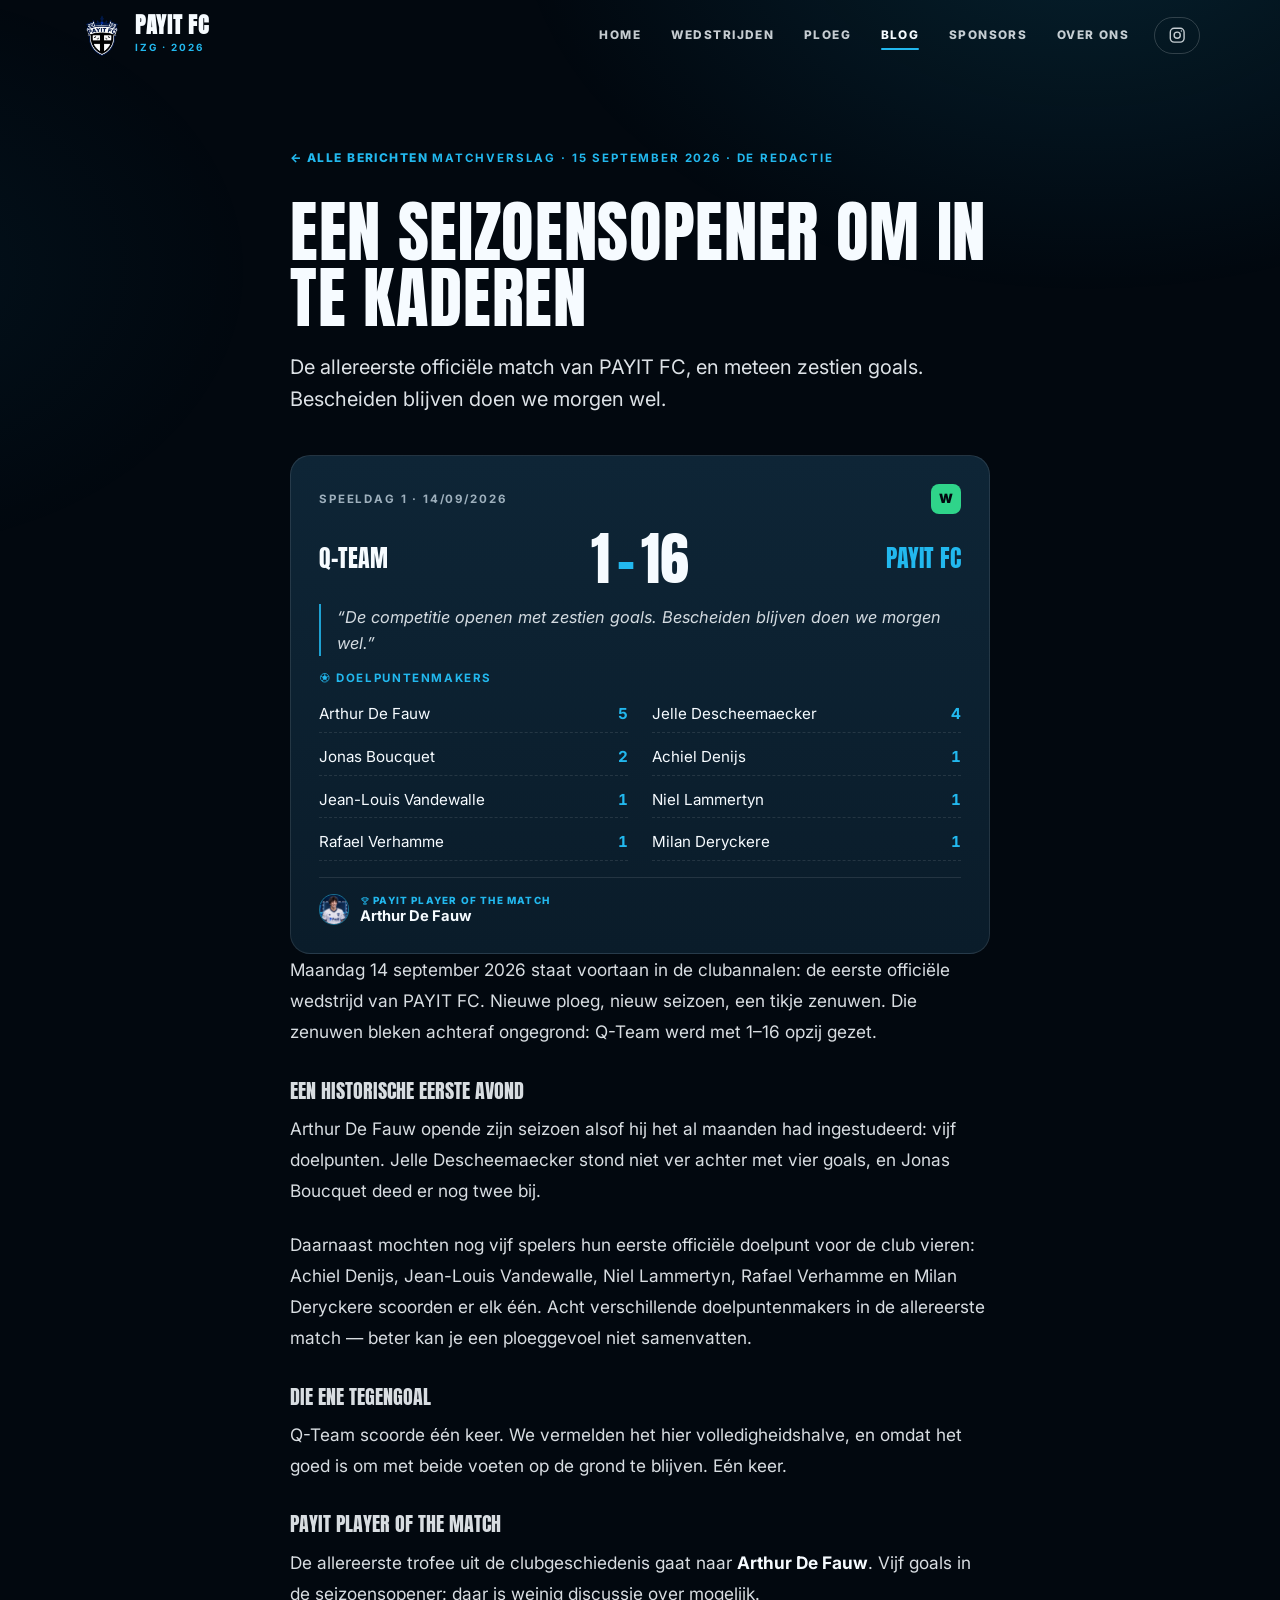
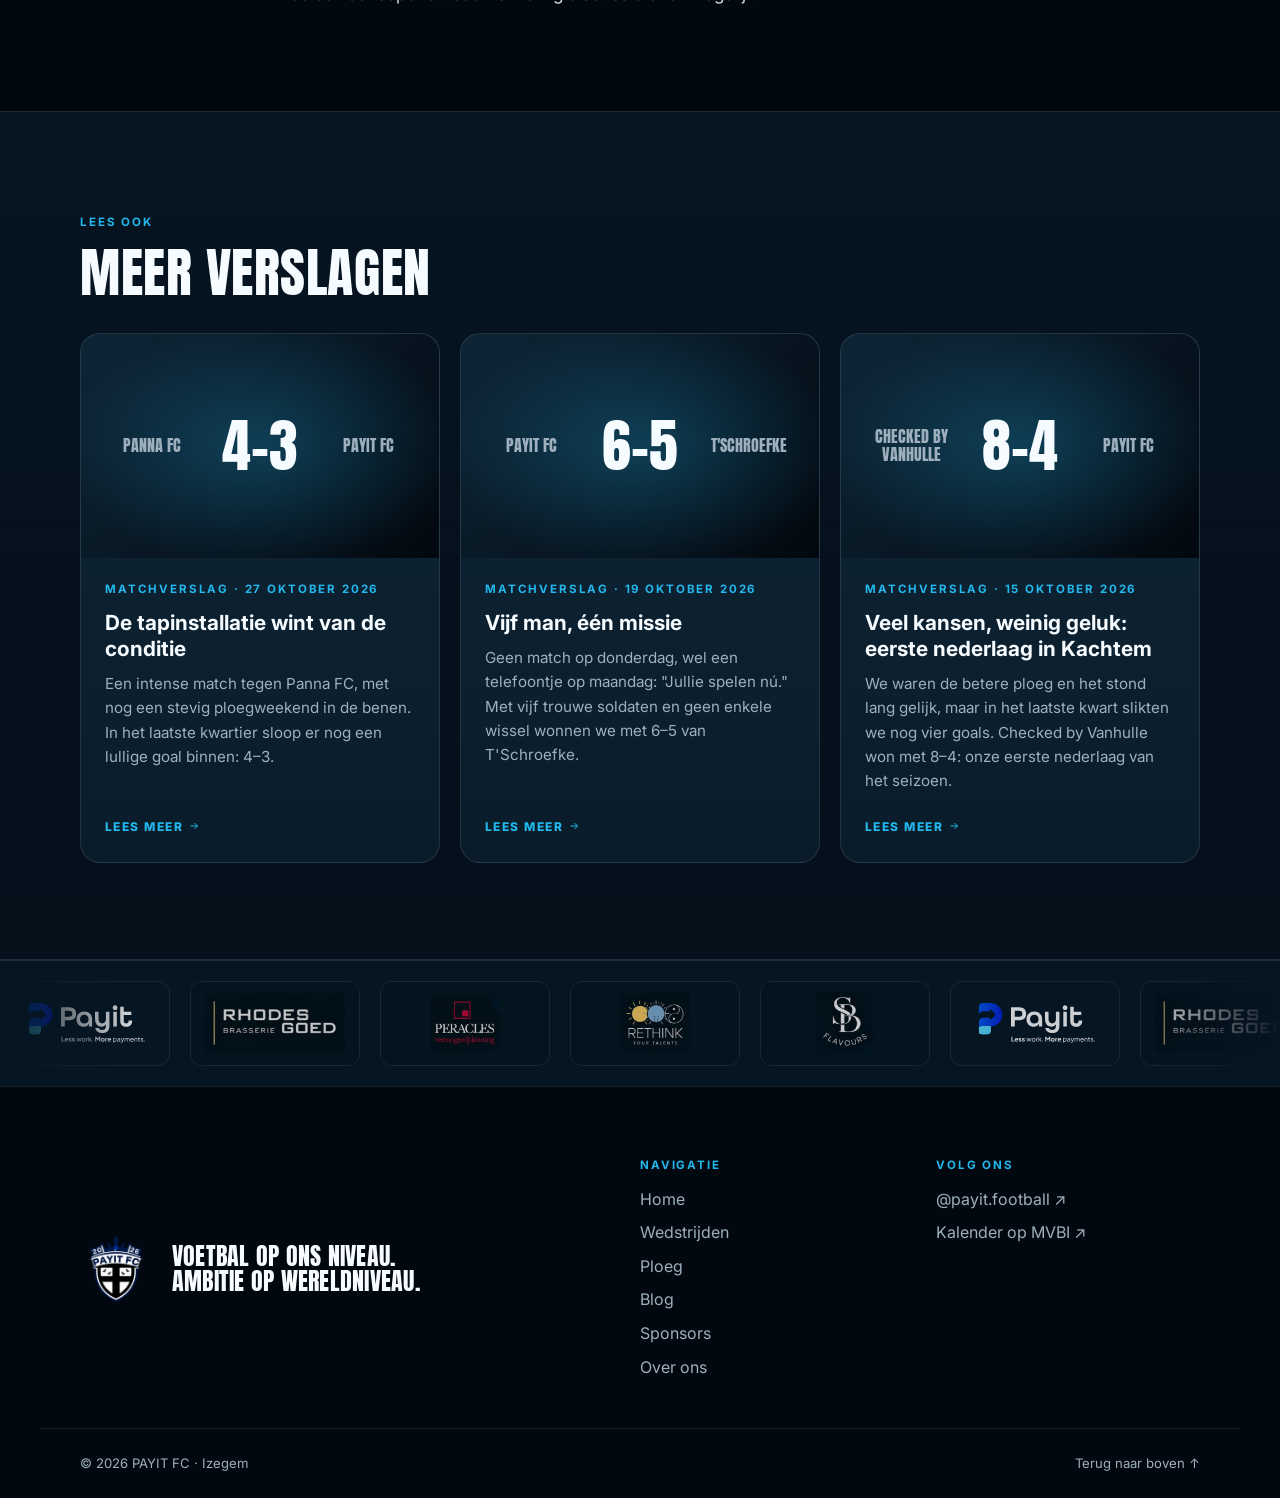
<file: blog-speeldag-1-q-team.html>
<!doctype html>
<html lang="nl-BE">
<head>
  <meta charset="utf-8">
  <!-- Automatisch gegenereerd door scripts/build.mjs — niet met de hand aanpassen. -->
  <meta name="viewport" content="width=device-width, initial-scale=1, viewport-fit=cover">
  <title>Een seizoensopener om in te kaderen · PAYIT FC</title>
  <meta name="description" content="De allereerste officiële match van PAYIT FC, en meteen zestien goals. Bescheiden blijven doen we morgen wel.">
  <link rel="canonical" href="https://payitfc.be/blog-speeldag-1-q-team.html">
  <meta name="theme-color" content="#02080f">
  <meta property="og:site_name" content="PAYIT FC">
  <meta property="og:locale" content="nl_BE">
  <meta property="og:type" content="article">
  <meta property="og:title" content="Een seizoensopener om in te kaderen · PAYIT FC">
  <meta property="og:description" content="De allereerste officiële match van PAYIT FC, en meteen zestien goals. Bescheiden blijven doen we morgen wel.">
  <meta property="og:url" content="https://payitfc.be/blog-speeldag-1-q-team.html">
  <meta property="og:image" content="https://payitfc.be/images/og-payit-fc.jpg">
  <meta property="og:image:width" content="1200">
  <meta property="og:image:height" content="630">
  <meta name="twitter:card" content="summary_large_image">
  <link rel="icon" href="images/favicon.svg" type="image/svg+xml">
  <link rel="apple-touch-icon" href="images/apple-touch-icon.png">
  <link rel="preconnect" href="https://fonts.googleapis.com">
  <link rel="preconnect" href="https://fonts.gstatic.com" crossorigin>
  <link href="https://fonts.googleapis.com/css2?family=Anton&family=Inter:wght@400;600;700;800;900&display=swap" rel="stylesheet">
  <link rel="stylesheet" href="css/style.css">
  <script>if("IntersectionObserver" in window){document.documentElement.classList.add("js");setTimeout(function(){if(!window.PAYIT_RENDER)document.documentElement.classList.remove("js")},3000)}</script>
  <script type="application/ld+json">{"@context":"https://schema.org","@type":"BlogPosting","headline":"Een seizoensopener om in te kaderen","description":"De allereerste officiële match van PAYIT FC, en meteen zestien goals. Bescheiden blijven doen we morgen wel.","datePublished":"2026-09-15","dateModified":"2026-09-15","inLanguage":"nl-BE","image":"https://payitfc.be/images/og-payit-fc.jpg","mainEntityOfPage":"https://payitfc.be/blog-speeldag-1-q-team.html","author":{"@type":"Organization","name":"PAYIT FC","url":"https://payitfc.be/"},"publisher":{"@type":"Organization","name":"PAYIT FC","logo":{"@type":"ImageObject","url":"https://payitfc.be/images/crest-960.webp"}}}</script>
  <script type="application/ld+json">{"@context":"https://schema.org","@type":"BreadcrumbList","itemListElement":[{"@type":"ListItem","position":1,"name":"Home","item":"https://payitfc.be/"},{"@type":"ListItem","position":2,"name":"Blog","item":"https://payitfc.be/blog.html"},{"@type":"ListItem","position":3,"name":"Een seizoensopener om in te kaderen","item":"https://payitfc.be/blog-speeldag-1-q-team.html"}]}</script>
</head>
<body data-page="artikel" data-artikel="speeldag-1-q-team">
<a class="skip" href="#main">Naar inhoud</a>
    <header class="site-header" id="top">
      <div class="wrap header-inner">
        <a class="brand" href="index.html" aria-label="PAYIT FC home">
          <img src="images/crest-160.webp" alt="" width="44" height="44">
          <span><strong>PAYIT FC</strong><small>IZG · 2026</small></span>
        </a>
        <nav class="main-nav" id="main-nav" aria-label="Hoofdmenu">
          <a href="index.html">Home</a><a href="wedstrijden.html">Wedstrijden</a><a href="ploeg.html">Ploeg</a><a href="blog.html" aria-current="page">Blog</a><a href="sponsors.html">Sponsors</a><a href="over-ons.html">Over ons</a>
          <a class="nav-ig" href="https://www.instagram.com/payit.football/" target="_blank" rel="noopener"><svg viewBox="0 0 24 24" fill="none" stroke="currentColor" stroke-width="1.8" aria-hidden="true"><rect x="3" y="3" width="18" height="18" rx="5"/><circle cx="12" cy="12" r="4"/><circle cx="17.5" cy="6.5" r="1" fill="currentColor" stroke="none"/></svg><span>Instagram</span></a>
        </nav>
        <button class="menu-btn" aria-expanded="false" aria-controls="main-nav" aria-label="Menu"><span></span><span></span></button>
      </div>
    </header>
  <main id="main" data-stempel="1dnh7f0">
      <article class="article">
        <header class="article-head wrap narrow">
          <a class="link-arrow back" href="blog.html">← Alle berichten</a>
          <p class="kicker">Matchverslag · 15 september 2026 · De redactie</p>
          <h1 class="display">Een seizoensopener om in te kaderen</h1>
          <p class="lead">De allereerste officiële match van PAYIT FC, en meteen zestien goals. Bescheiden blijven doen we morgen wel.</p>
        </header>
        <div class="wrap narrow">
      <article class="card result-card full">
        <div class="result-top">
          <span class="kicker">Speeldag 1 · 14/09/2026</span>
          <span class="badge badge-W" title="Winst">W</span>
        </div>
        <div class="scoreline">
          <span class="team"><span class="">Q-Team</span></span>
          <span class="score">1<i>–</i>16</span>
          <span class="team"><span class="us">PAYIT FC</span></span>
        </div>
        <p class="quote">“De competitie openen met zestien goals. Bescheiden blijven doen we morgen wel.”</p>

          <div class="scorers">
            <h4><svg viewBox="0 0 24 24" fill="none" stroke="currentColor" stroke-width="1.6" aria-hidden="true"><circle cx="12" cy="12" r="9"/><path d="M12 7.5l4 2.9-1.5 4.7h-5L8 10.4z" fill="currentColor"/><path d="M12 3v4.5M16 10.4l4.3-1.4M14.5 15.1l2.7 3.7M9.5 15.1l-2.7 3.7M8 10.4 3.7 9"/></svg> Doelpuntenmakers</h4>
            <ul><li><span>Arthur De Fauw</span><b>5</b></li><li><span>Jelle Descheemaecker</span><b>4</b></li><li><span>Jonas Boucquet</span><b>2</b></li><li><span>Achiel Denijs</span><b>1</b></li><li><span>Jean-Louis Vandewalle</span><b>1</b></li><li><span>Niel Lammertyn</span><b>1</b></li><li><span>Rafael Verhamme</span><b>1</b></li><li><span>Milan Deryckere</span><b>1</b></li></ul>
          </div>
        <div class="result-foot">
          <span class="motm"><img class="avatar sm" src="images/spelers/arthur-de-fauw.webp" alt="" width="96" height="96" loading="lazy"><span><small><svg viewBox="0 0 24 24" fill="none" stroke="currentColor" stroke-width="1.8" stroke-linejoin="round" aria-hidden="true"><path d="M7 4h10v5a5 5 0 0 1-10 0V4z" fill="currentColor" fill-opacity=".25"/><path d="M7 6H4v1.5A3.5 3.5 0 0 0 7.5 11M17 6h3v1.5a3.5 3.5 0 0 1-3.5 3.5M12 14v3M8.5 20h7l-.8-3H9.3z"/></svg> Payit Player of the Match</small>Arthur De Fauw</span></span>

        </div>
      </article></div>

        <div class="wrap narrow prose">
        <p>Maandag 14 september 2026 staat voortaan in de clubannalen: de eerste officiële wedstrijd van PAYIT FC. Nieuwe ploeg, nieuw seizoen, een tikje zenuwen. Die zenuwen bleken achteraf ongegrond: Q-Team werd met 1–16 opzij gezet.</p>

        <h3>Een historische eerste avond</h3>
        <p>Arthur De Fauw opende zijn seizoen alsof hij het al maanden had ingestudeerd: vijf doelpunten. Jelle Descheemaecker stond niet ver achter met vier goals, en Jonas Boucquet deed er nog twee bij.</p>
        <p>Daarnaast mochten nog vijf spelers hun eerste officiële doelpunt voor de club vieren: Achiel Denijs, Jean-Louis Vandewalle, Niel Lammertyn, Rafael Verhamme en Milan Deryckere scoorden er elk één. Acht verschillende doelpuntenmakers in de allereerste match — beter kan je een ploeggevoel niet samenvatten.</p>

        <h3>Die ene tegengoal</h3>
        <p>Q-Team scoorde één keer. We vermelden het hier volledigheidshalve, en omdat het goed is om met beide voeten op de grond te blijven. Eén keer.</p>

        <h3>Payit Player of the Match</h3>
        <p>De allereerste trofee uit de clubgeschiedenis gaat naar <strong>Arthur De Fauw</strong>. Vijf goals in de seizoensopener: daar is weinig discussie over mogelijk.</p>
      </div>
      </article>
      <section class="section alt"><div class="wrap">
    <div class="section-head">
      <div><p class="kicker">Lees ook</p><h2 class="display">Meer verslagen</h2></div>
    </div><div class="grid-3">
      <article class="card post-card ">
        <a href="blog-speeldag-7-panna-fc.html" class="post-link">
          <div class="post-media">
            <div class="post-score"><span>Panna FC</span><b>4–3</b><span>PAYIT FC</span></div>
          </div>
          <div class="post-body">
            <p class="kicker">Matchverslag · 27 oktober 2026</p>
            <h3>De tapinstallatie wint van de conditie</h3>
            <p class="muted">Een intense match tegen Panna FC, met nog een stevig ploegweekend in de benen. In het laatste kwartier sloop er nog een lullige goal binnen: 4–3.</p>
            <span class="link-arrow">Lees meer <svg viewBox="0 0 24 24" fill="none" stroke="currentColor" stroke-width="2" aria-hidden="true"><path d="M5 12h14M13 6l6 6-6 6"/></svg></span>
          </div>
        </a>
      </article>
      <article class="card post-card ">
        <a href="blog-speeldag-6-tschroefke.html" class="post-link">
          <div class="post-media">
            <div class="post-score"><span>PAYIT FC</span><b>6–5</b><span>T&#39;Schroefke</span></div>
          </div>
          <div class="post-body">
            <p class="kicker">Matchverslag · 19 oktober 2026</p>
            <h3>Vijf man, één missie</h3>
            <p class="muted">Geen match op donderdag, wel een telefoontje op maandag: &quot;Jullie spelen nú.&quot; Met vijf trouwe soldaten en geen enkele wissel wonnen we met 6–5 van T&#39;Schroefke.</p>
            <span class="link-arrow">Lees meer <svg viewBox="0 0 24 24" fill="none" stroke="currentColor" stroke-width="2" aria-hidden="true"><path d="M5 12h14M13 6l6 6-6 6"/></svg></span>
          </div>
        </a>
      </article>
      <article class="card post-card ">
        <a href="blog-speeldag-5-checked-by-vanhulle.html" class="post-link">
          <div class="post-media">
            <div class="post-score"><span>Checked by Vanhulle</span><b>8–4</b><span>PAYIT FC</span></div>
          </div>
          <div class="post-body">
            <p class="kicker">Matchverslag · 15 oktober 2026</p>
            <h3>Veel kansen, weinig geluk: eerste nederlaag in Kachtem</h3>
            <p class="muted">We waren de betere ploeg en het stond lang gelijk, maar in het laatste kwart slikten we nog vier goals. Checked by Vanhulle won met 8–4: onze eerste nederlaag van het seizoen.</p>
            <span class="link-arrow">Lees meer <svg viewBox="0 0 24 24" fill="none" stroke="currentColor" stroke-width="2" aria-hidden="true"><path d="M5 12h14M13 6l6 6-6 6"/></svg></span>
          </div>
        </a>
      </article></div></div></section>
  </main>
<section class="sponsor-strip" aria-label="Onze partners">
      <div class="marquee"><div class="marquee-track">
        <a href="https://www.payit.be/nl" target="_blank" rel="noopener" ><img src="images/sponsor-payit.svg" alt="Payit" loading="lazy"></a><a href="https://www.rhodesgoed.be/home/" target="_blank" rel="noopener" ><img src="images/sponsor-rhodesgoed-refined.png" alt="Rhodesgoed" loading="lazy"></a><a href="http://www.peracles.be/" target="_blank" rel="noopener" ><img src="images/sponsor-peracles-refined.png" alt="Peracles" loading="lazy"></a><a href="https://www.rethinkyourtalents.be/" target="_blank" rel="noopener" ><img src="images/sponsor-rethink-refined.png" alt="Rethink Your Talents" loading="lazy"></a><a href="https://www.sb-flavours.com/" target="_blank" rel="noopener" ><img src="images/sponsor-sbflavours-refined.png" alt="SB Flavours" loading="lazy"></a><a href="https://www.payit.be/nl" target="_blank" rel="noopener" aria-hidden="true" tabindex="-1"><img src="images/sponsor-payit.svg" alt="Payit" loading="lazy"></a><a href="https://www.rhodesgoed.be/home/" target="_blank" rel="noopener" aria-hidden="true" tabindex="-1"><img src="images/sponsor-rhodesgoed-refined.png" alt="Rhodesgoed" loading="lazy"></a><a href="http://www.peracles.be/" target="_blank" rel="noopener" aria-hidden="true" tabindex="-1"><img src="images/sponsor-peracles-refined.png" alt="Peracles" loading="lazy"></a><a href="https://www.rethinkyourtalents.be/" target="_blank" rel="noopener" aria-hidden="true" tabindex="-1"><img src="images/sponsor-rethink-refined.png" alt="Rethink Your Talents" loading="lazy"></a><a href="https://www.sb-flavours.com/" target="_blank" rel="noopener" aria-hidden="true" tabindex="-1"><img src="images/sponsor-sbflavours-refined.png" alt="SB Flavours" loading="lazy"></a>
      </div></div>
    </section>
    <footer class="site-footer">
      <div class="wrap footer-grid">
        <div class="footer-brand">
          <img src="images/crest-160.webp" alt="PAYIT FC wapen" width="72" height="72" loading="lazy">
          <p class="display">Voetbal op ons niveau.<br>Ambitie op wereldniveau.</p>
        </div>
        <div>
          <h3>Navigatie</h3>
          <ul><li><a href="index.html">Home</a></li><li><a href="wedstrijden.html">Wedstrijden</a></li><li><a href="ploeg.html">Ploeg</a></li><li><a href="blog.html">Blog</a></li><li><a href="sponsors.html">Sponsors</a></li><li><a href="over-ons.html">Over ons</a></li></ul>
        </div>
        <div>
          <h3>Volg ons</h3>
          <ul>
            <li><a href="https://www.instagram.com/payit.football/" target="_blank" rel="noopener">@payit.football ↗</a></li>
            <li><a href="https://www.mvbi.be" target="_blank" rel="noopener">Kalender op MVBI ↗</a></li>

          </ul>
        </div>
      </div>
      <div class="wrap footer-base">
        <span>© 2026 PAYIT FC · Izegem</span>
        <a href="#top">Terug naar boven ↑</a>
      </div>
    </footer>
  <script src="js/data.js"></script>
  <script src="js/klassement.js"></script>
  <script src="js/app.js"></script>
  <!-- Bezoekersstatistieken (GoatCounter: geen cookies, geen persoonsgegevens) — dashboard: https://payitfc.goatcounter.com -->
  <script>window.goatcounter = { path: function () { return location.pathname + location.search; } };</script>
  <script data-goatcounter="https://payitfc.goatcounter.com/count" async src="//gc.zgo.at/count.js"></script>
</body>
</html>
</file>
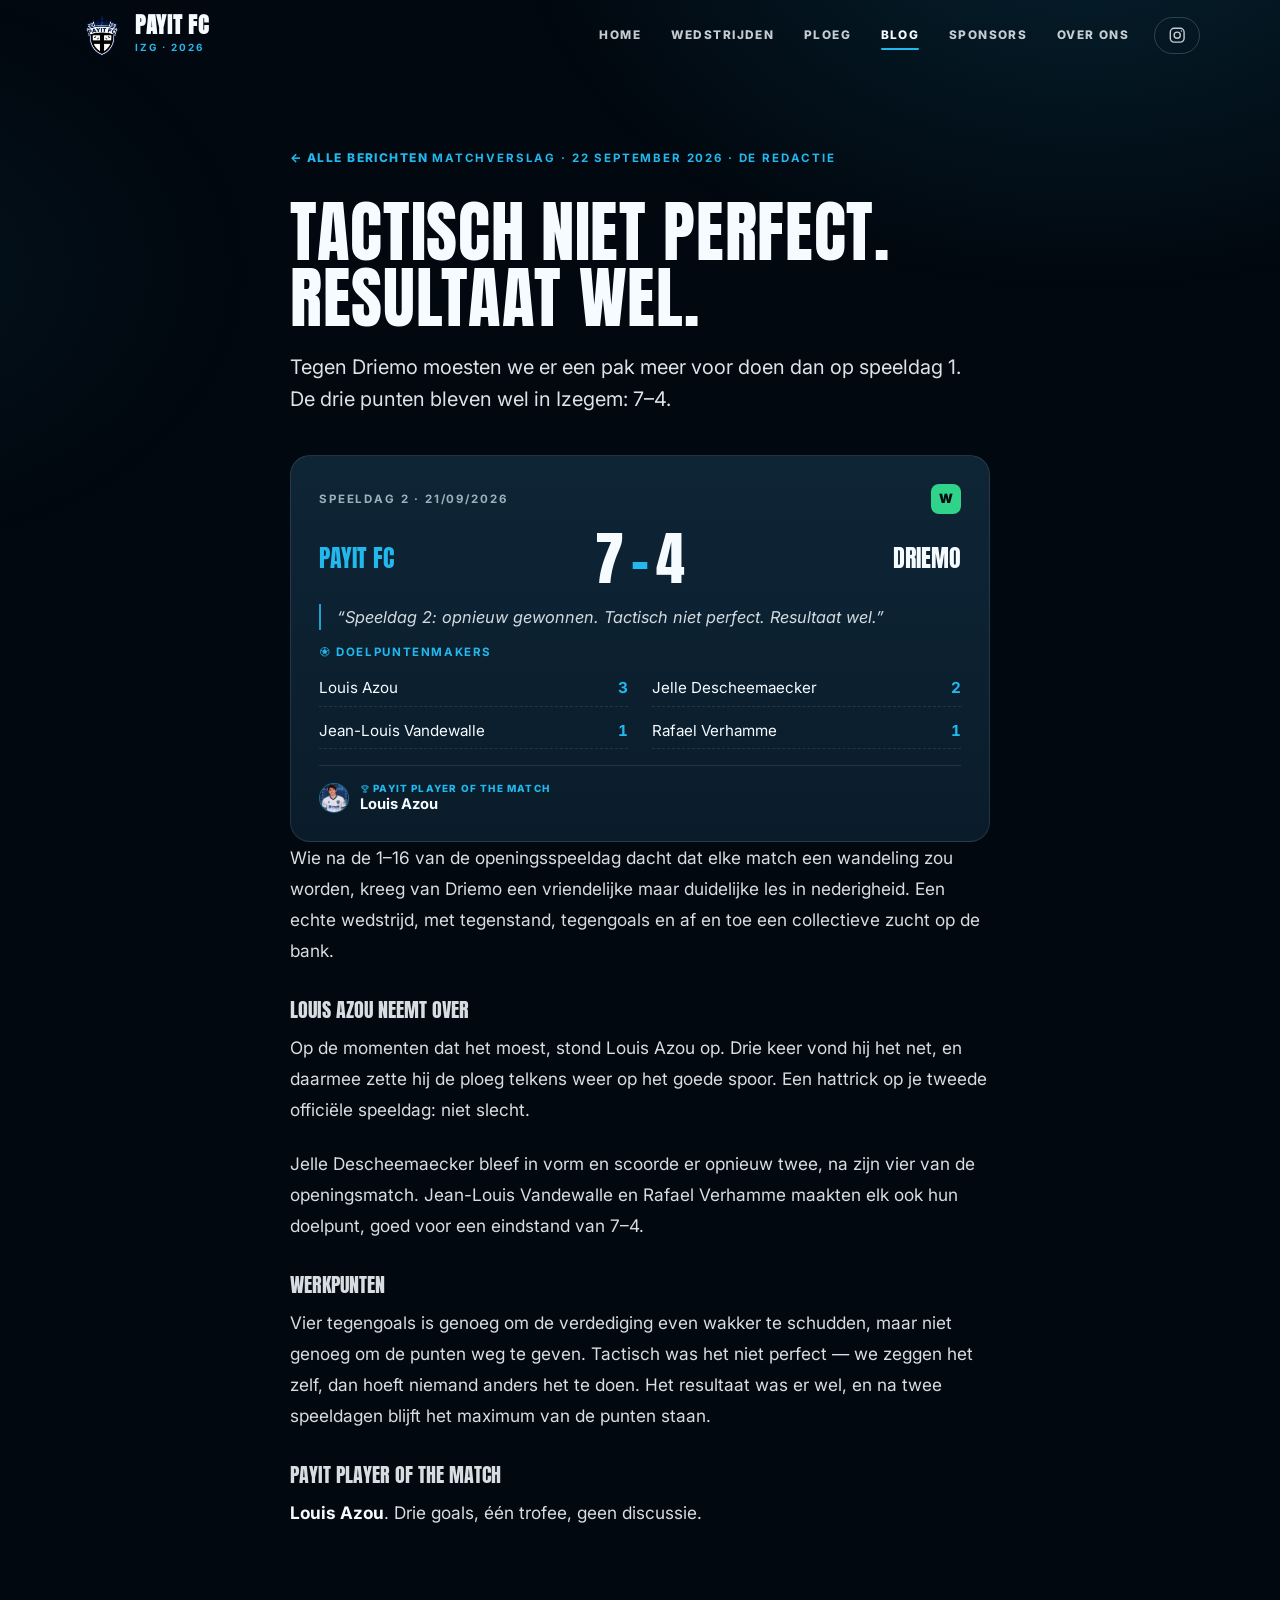
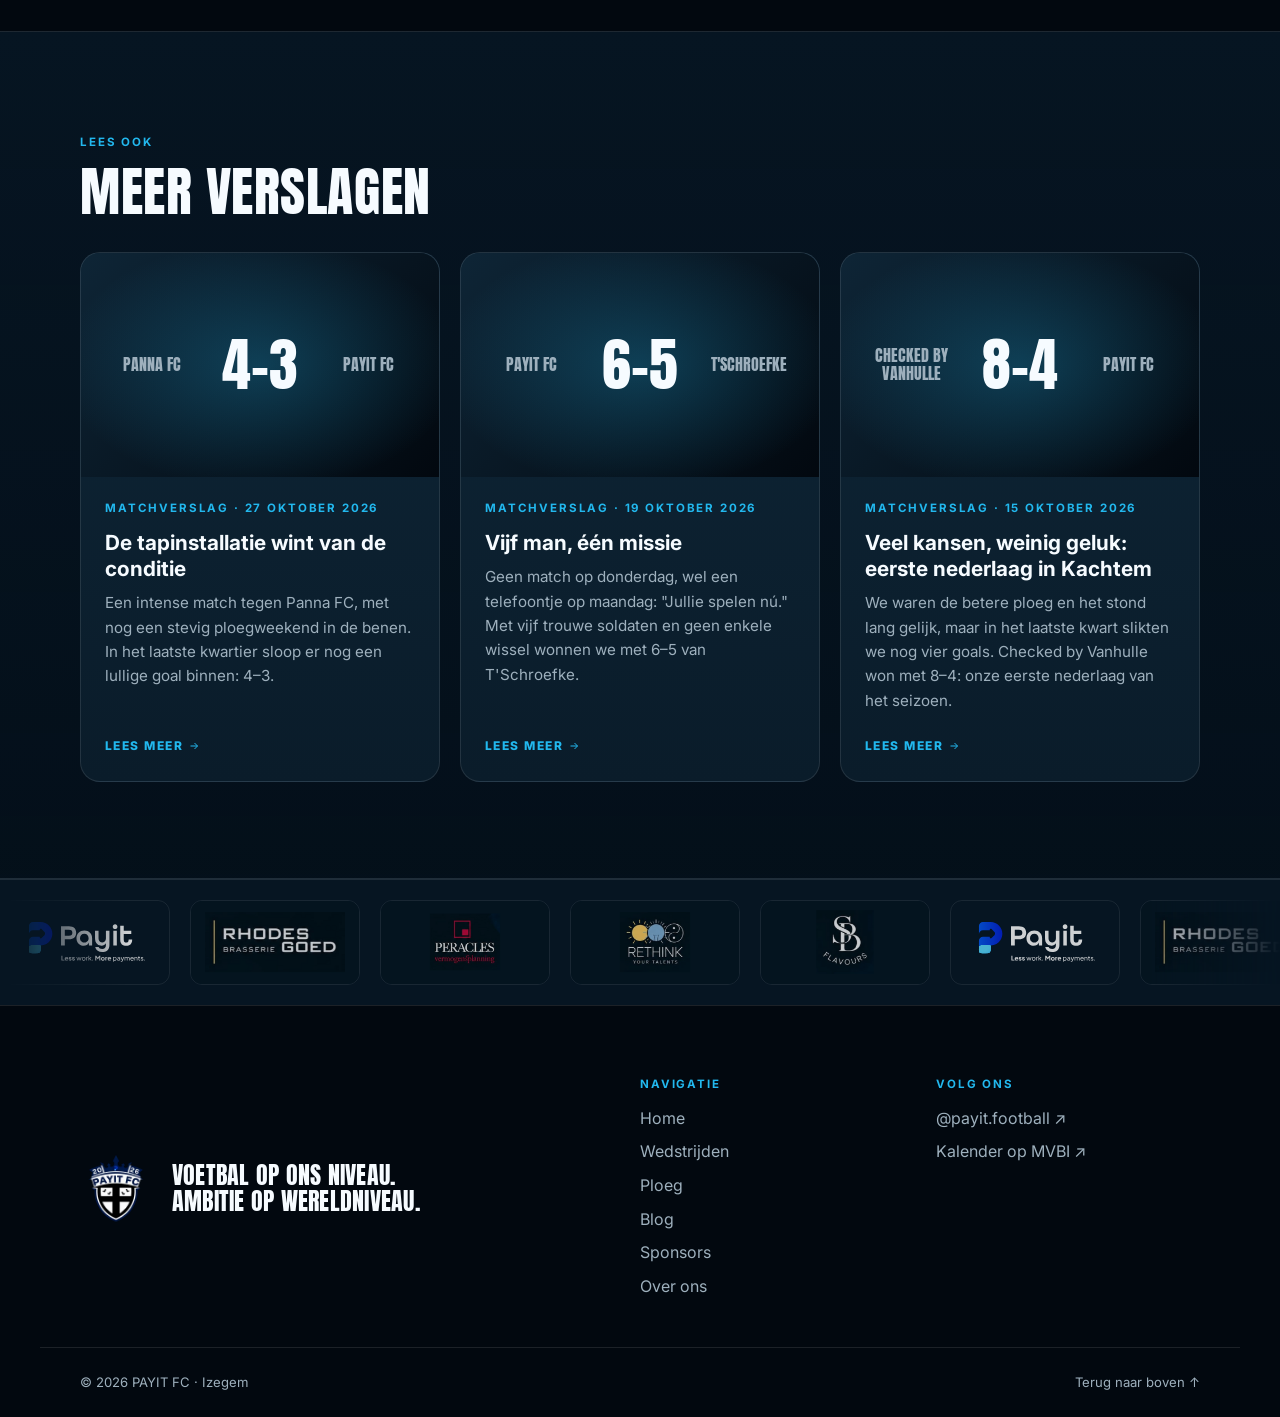
<file: blog-speeldag-2-driemo.html>
<!doctype html>
<html lang="nl-BE">
<head>
  <meta charset="utf-8">
  <!-- Automatisch gegenereerd door scripts/build.mjs — niet met de hand aanpassen. -->
  <meta name="viewport" content="width=device-width, initial-scale=1, viewport-fit=cover">
  <title>Tactisch niet perfect. Resultaat wel. · PAYIT FC</title>
  <meta name="description" content="Tegen Driemo moesten we er een pak meer voor doen dan op speeldag 1. De drie punten bleven wel in Izegem: 7–4.">
  <link rel="canonical" href="https://payitfc.be/blog-speeldag-2-driemo.html">
  <meta name="theme-color" content="#02080f">
  <meta property="og:site_name" content="PAYIT FC">
  <meta property="og:locale" content="nl_BE">
  <meta property="og:type" content="article">
  <meta property="og:title" content="Tactisch niet perfect. Resultaat wel. · PAYIT FC">
  <meta property="og:description" content="Tegen Driemo moesten we er een pak meer voor doen dan op speeldag 1. De drie punten bleven wel in Izegem: 7–4.">
  <meta property="og:url" content="https://payitfc.be/blog-speeldag-2-driemo.html">
  <meta property="og:image" content="https://payitfc.be/images/og-payit-fc.jpg">
  <meta property="og:image:width" content="1200">
  <meta property="og:image:height" content="630">
  <meta name="twitter:card" content="summary_large_image">
  <link rel="icon" href="images/favicon.svg" type="image/svg+xml">
  <link rel="apple-touch-icon" href="images/apple-touch-icon.png">
  <link rel="preconnect" href="https://fonts.googleapis.com">
  <link rel="preconnect" href="https://fonts.gstatic.com" crossorigin>
  <link href="https://fonts.googleapis.com/css2?family=Anton&family=Inter:wght@400;600;700;800;900&display=swap" rel="stylesheet">
  <link rel="stylesheet" href="css/style.css">
  <script>if("IntersectionObserver" in window){document.documentElement.classList.add("js");setTimeout(function(){if(!window.PAYIT_RENDER)document.documentElement.classList.remove("js")},3000)}</script>
  <script type="application/ld+json">{"@context":"https://schema.org","@type":"BlogPosting","headline":"Tactisch niet perfect. Resultaat wel.","description":"Tegen Driemo moesten we er een pak meer voor doen dan op speeldag 1. De drie punten bleven wel in Izegem: 7–4.","datePublished":"2026-09-22","dateModified":"2026-09-22","inLanguage":"nl-BE","image":"https://payitfc.be/images/og-payit-fc.jpg","mainEntityOfPage":"https://payitfc.be/blog-speeldag-2-driemo.html","author":{"@type":"Organization","name":"PAYIT FC","url":"https://payitfc.be/"},"publisher":{"@type":"Organization","name":"PAYIT FC","logo":{"@type":"ImageObject","url":"https://payitfc.be/images/crest-960.webp"}}}</script>
  <script type="application/ld+json">{"@context":"https://schema.org","@type":"BreadcrumbList","itemListElement":[{"@type":"ListItem","position":1,"name":"Home","item":"https://payitfc.be/"},{"@type":"ListItem","position":2,"name":"Blog","item":"https://payitfc.be/blog.html"},{"@type":"ListItem","position":3,"name":"Tactisch niet perfect. Resultaat wel.","item":"https://payitfc.be/blog-speeldag-2-driemo.html"}]}</script>
</head>
<body data-page="artikel" data-artikel="speeldag-2-driemo">
<a class="skip" href="#main">Naar inhoud</a>
    <header class="site-header" id="top">
      <div class="wrap header-inner">
        <a class="brand" href="index.html" aria-label="PAYIT FC home">
          <img src="images/crest-160.webp" alt="" width="44" height="44">
          <span><strong>PAYIT FC</strong><small>IZG · 2026</small></span>
        </a>
        <nav class="main-nav" id="main-nav" aria-label="Hoofdmenu">
          <a href="index.html">Home</a><a href="wedstrijden.html">Wedstrijden</a><a href="ploeg.html">Ploeg</a><a href="blog.html" aria-current="page">Blog</a><a href="sponsors.html">Sponsors</a><a href="over-ons.html">Over ons</a>
          <a class="nav-ig" href="https://www.instagram.com/payit.football/" target="_blank" rel="noopener"><svg viewBox="0 0 24 24" fill="none" stroke="currentColor" stroke-width="1.8" aria-hidden="true"><rect x="3" y="3" width="18" height="18" rx="5"/><circle cx="12" cy="12" r="4"/><circle cx="17.5" cy="6.5" r="1" fill="currentColor" stroke="none"/></svg><span>Instagram</span></a>
        </nav>
        <button class="menu-btn" aria-expanded="false" aria-controls="main-nav" aria-label="Menu"><span></span><span></span></button>
      </div>
    </header>
  <main id="main" data-stempel="1dnh7f0">
      <article class="article">
        <header class="article-head wrap narrow">
          <a class="link-arrow back" href="blog.html">← Alle berichten</a>
          <p class="kicker">Matchverslag · 22 september 2026 · De redactie</p>
          <h1 class="display">Tactisch niet perfect. Resultaat wel.</h1>
          <p class="lead">Tegen Driemo moesten we er een pak meer voor doen dan op speeldag 1. De drie punten bleven wel in Izegem: 7–4.</p>
        </header>
        <div class="wrap narrow">
      <article class="card result-card full">
        <div class="result-top">
          <span class="kicker">Speeldag 2 · 21/09/2026</span>
          <span class="badge badge-W" title="Winst">W</span>
        </div>
        <div class="scoreline">
          <span class="team"><span class="us">PAYIT FC</span></span>
          <span class="score">7<i>–</i>4</span>
          <span class="team"><span class="">Driemo</span></span>
        </div>
        <p class="quote">“Speeldag 2: opnieuw gewonnen. Tactisch niet perfect. Resultaat wel.”</p>

          <div class="scorers">
            <h4><svg viewBox="0 0 24 24" fill="none" stroke="currentColor" stroke-width="1.6" aria-hidden="true"><circle cx="12" cy="12" r="9"/><path d="M12 7.5l4 2.9-1.5 4.7h-5L8 10.4z" fill="currentColor"/><path d="M12 3v4.5M16 10.4l4.3-1.4M14.5 15.1l2.7 3.7M9.5 15.1l-2.7 3.7M8 10.4 3.7 9"/></svg> Doelpuntenmakers</h4>
            <ul><li><span>Louis Azou</span><b>3</b></li><li><span>Jelle Descheemaecker</span><b>2</b></li><li><span>Jean-Louis Vandewalle</span><b>1</b></li><li><span>Rafael Verhamme</span><b>1</b></li></ul>
          </div>
        <div class="result-foot">
          <span class="motm"><img class="avatar sm" src="images/spelers/louis-azou.webp" alt="" width="96" height="96" loading="lazy"><span><small><svg viewBox="0 0 24 24" fill="none" stroke="currentColor" stroke-width="1.8" stroke-linejoin="round" aria-hidden="true"><path d="M7 4h10v5a5 5 0 0 1-10 0V4z" fill="currentColor" fill-opacity=".25"/><path d="M7 6H4v1.5A3.5 3.5 0 0 0 7.5 11M17 6h3v1.5a3.5 3.5 0 0 1-3.5 3.5M12 14v3M8.5 20h7l-.8-3H9.3z"/></svg> Payit Player of the Match</small>Louis Azou</span></span>

        </div>
      </article></div>

        <div class="wrap narrow prose">
        <p>Wie na de 1–16 van de openingsspeeldag dacht dat elke match een wandeling zou worden, kreeg van Driemo een vriendelijke maar duidelijke les in nederigheid. Een echte wedstrijd, met tegenstand, tegengoals en af en toe een collectieve zucht op de bank.</p>

        <h3>Louis Azou neemt over</h3>
        <p>Op de momenten dat het moest, stond Louis Azou op. Drie keer vond hij het net, en daarmee zette hij de ploeg telkens weer op het goede spoor. Een hattrick op je tweede officiële speeldag: niet slecht.</p>
        <p>Jelle Descheemaecker bleef in vorm en scoorde er opnieuw twee, na zijn vier van de openingsmatch. Jean-Louis Vandewalle en Rafael Verhamme maakten elk ook hun doelpunt, goed voor een eindstand van 7–4.</p>

        <h3>Werkpunten</h3>
        <p>Vier tegengoals is genoeg om de verdediging even wakker te schudden, maar niet genoeg om de punten weg te geven. Tactisch was het niet perfect — we zeggen het zelf, dan hoeft niemand anders het te doen. Het resultaat was er wel, en na twee speeldagen blijft het maximum van de punten staan.</p>

        <h3>Payit Player of the Match</h3>
        <p><strong>Louis Azou</strong>. Drie goals, één trofee, geen discussie.</p>
      </div>
      </article>
      <section class="section alt"><div class="wrap">
    <div class="section-head">
      <div><p class="kicker">Lees ook</p><h2 class="display">Meer verslagen</h2></div>
    </div><div class="grid-3">
      <article class="card post-card ">
        <a href="blog-speeldag-7-panna-fc.html" class="post-link">
          <div class="post-media">
            <div class="post-score"><span>Panna FC</span><b>4–3</b><span>PAYIT FC</span></div>
          </div>
          <div class="post-body">
            <p class="kicker">Matchverslag · 27 oktober 2026</p>
            <h3>De tapinstallatie wint van de conditie</h3>
            <p class="muted">Een intense match tegen Panna FC, met nog een stevig ploegweekend in de benen. In het laatste kwartier sloop er nog een lullige goal binnen: 4–3.</p>
            <span class="link-arrow">Lees meer <svg viewBox="0 0 24 24" fill="none" stroke="currentColor" stroke-width="2" aria-hidden="true"><path d="M5 12h14M13 6l6 6-6 6"/></svg></span>
          </div>
        </a>
      </article>
      <article class="card post-card ">
        <a href="blog-speeldag-6-tschroefke.html" class="post-link">
          <div class="post-media">
            <div class="post-score"><span>PAYIT FC</span><b>6–5</b><span>T&#39;Schroefke</span></div>
          </div>
          <div class="post-body">
            <p class="kicker">Matchverslag · 19 oktober 2026</p>
            <h3>Vijf man, één missie</h3>
            <p class="muted">Geen match op donderdag, wel een telefoontje op maandag: &quot;Jullie spelen nú.&quot; Met vijf trouwe soldaten en geen enkele wissel wonnen we met 6–5 van T&#39;Schroefke.</p>
            <span class="link-arrow">Lees meer <svg viewBox="0 0 24 24" fill="none" stroke="currentColor" stroke-width="2" aria-hidden="true"><path d="M5 12h14M13 6l6 6-6 6"/></svg></span>
          </div>
        </a>
      </article>
      <article class="card post-card ">
        <a href="blog-speeldag-5-checked-by-vanhulle.html" class="post-link">
          <div class="post-media">
            <div class="post-score"><span>Checked by Vanhulle</span><b>8–4</b><span>PAYIT FC</span></div>
          </div>
          <div class="post-body">
            <p class="kicker">Matchverslag · 15 oktober 2026</p>
            <h3>Veel kansen, weinig geluk: eerste nederlaag in Kachtem</h3>
            <p class="muted">We waren de betere ploeg en het stond lang gelijk, maar in het laatste kwart slikten we nog vier goals. Checked by Vanhulle won met 8–4: onze eerste nederlaag van het seizoen.</p>
            <span class="link-arrow">Lees meer <svg viewBox="0 0 24 24" fill="none" stroke="currentColor" stroke-width="2" aria-hidden="true"><path d="M5 12h14M13 6l6 6-6 6"/></svg></span>
          </div>
        </a>
      </article></div></div></section>
  </main>
<section class="sponsor-strip" aria-label="Onze partners">
      <div class="marquee"><div class="marquee-track">
        <a href="https://www.payit.be/nl" target="_blank" rel="noopener" ><img src="images/sponsor-payit.svg" alt="Payit" loading="lazy"></a><a href="https://www.rhodesgoed.be/home/" target="_blank" rel="noopener" ><img src="images/sponsor-rhodesgoed-refined.png" alt="Rhodesgoed" loading="lazy"></a><a href="http://www.peracles.be/" target="_blank" rel="noopener" ><img src="images/sponsor-peracles-refined.png" alt="Peracles" loading="lazy"></a><a href="https://www.rethinkyourtalents.be/" target="_blank" rel="noopener" ><img src="images/sponsor-rethink-refined.png" alt="Rethink Your Talents" loading="lazy"></a><a href="https://www.sb-flavours.com/" target="_blank" rel="noopener" ><img src="images/sponsor-sbflavours-refined.png" alt="SB Flavours" loading="lazy"></a><a href="https://www.payit.be/nl" target="_blank" rel="noopener" aria-hidden="true" tabindex="-1"><img src="images/sponsor-payit.svg" alt="Payit" loading="lazy"></a><a href="https://www.rhodesgoed.be/home/" target="_blank" rel="noopener" aria-hidden="true" tabindex="-1"><img src="images/sponsor-rhodesgoed-refined.png" alt="Rhodesgoed" loading="lazy"></a><a href="http://www.peracles.be/" target="_blank" rel="noopener" aria-hidden="true" tabindex="-1"><img src="images/sponsor-peracles-refined.png" alt="Peracles" loading="lazy"></a><a href="https://www.rethinkyourtalents.be/" target="_blank" rel="noopener" aria-hidden="true" tabindex="-1"><img src="images/sponsor-rethink-refined.png" alt="Rethink Your Talents" loading="lazy"></a><a href="https://www.sb-flavours.com/" target="_blank" rel="noopener" aria-hidden="true" tabindex="-1"><img src="images/sponsor-sbflavours-refined.png" alt="SB Flavours" loading="lazy"></a>
      </div></div>
    </section>
    <footer class="site-footer">
      <div class="wrap footer-grid">
        <div class="footer-brand">
          <img src="images/crest-160.webp" alt="PAYIT FC wapen" width="72" height="72" loading="lazy">
          <p class="display">Voetbal op ons niveau.<br>Ambitie op wereldniveau.</p>
        </div>
        <div>
          <h3>Navigatie</h3>
          <ul><li><a href="index.html">Home</a></li><li><a href="wedstrijden.html">Wedstrijden</a></li><li><a href="ploeg.html">Ploeg</a></li><li><a href="blog.html">Blog</a></li><li><a href="sponsors.html">Sponsors</a></li><li><a href="over-ons.html">Over ons</a></li></ul>
        </div>
        <div>
          <h3>Volg ons</h3>
          <ul>
            <li><a href="https://www.instagram.com/payit.football/" target="_blank" rel="noopener">@payit.football ↗</a></li>
            <li><a href="https://www.mvbi.be" target="_blank" rel="noopener">Kalender op MVBI ↗</a></li>

          </ul>
        </div>
      </div>
      <div class="wrap footer-base">
        <span>© 2026 PAYIT FC · Izegem</span>
        <a href="#top">Terug naar boven ↑</a>
      </div>
    </footer>
  <script src="js/data.js"></script>
  <script src="js/klassement.js"></script>
  <script src="js/app.js"></script>
  <!-- Bezoekersstatistieken (GoatCounter: geen cookies, geen persoonsgegevens) — dashboard: https://payitfc.goatcounter.com -->
  <script>window.goatcounter = { path: function () { return location.pathname + location.search; } };</script>
  <script data-goatcounter="https://payitfc.goatcounter.com/count" async src="//gc.zgo.at/count.js"></script>
</body>
</html>
</file>
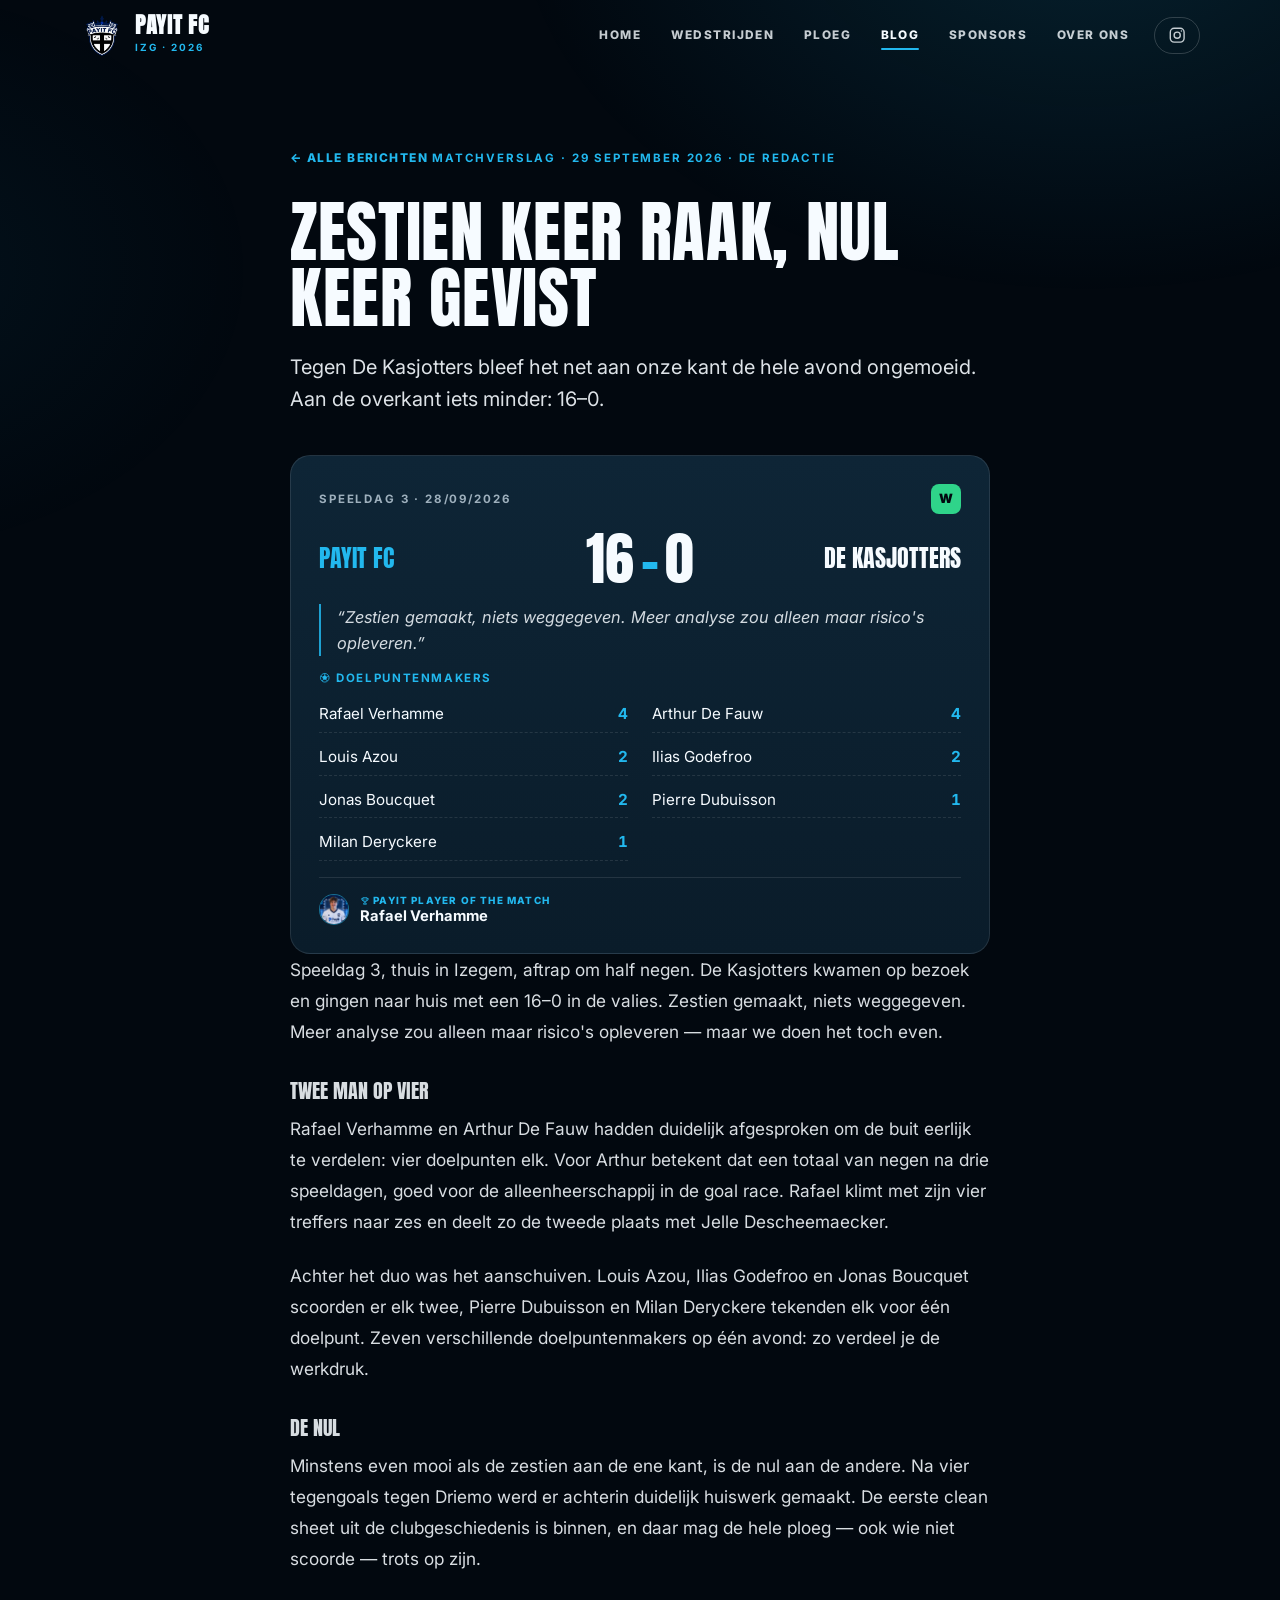
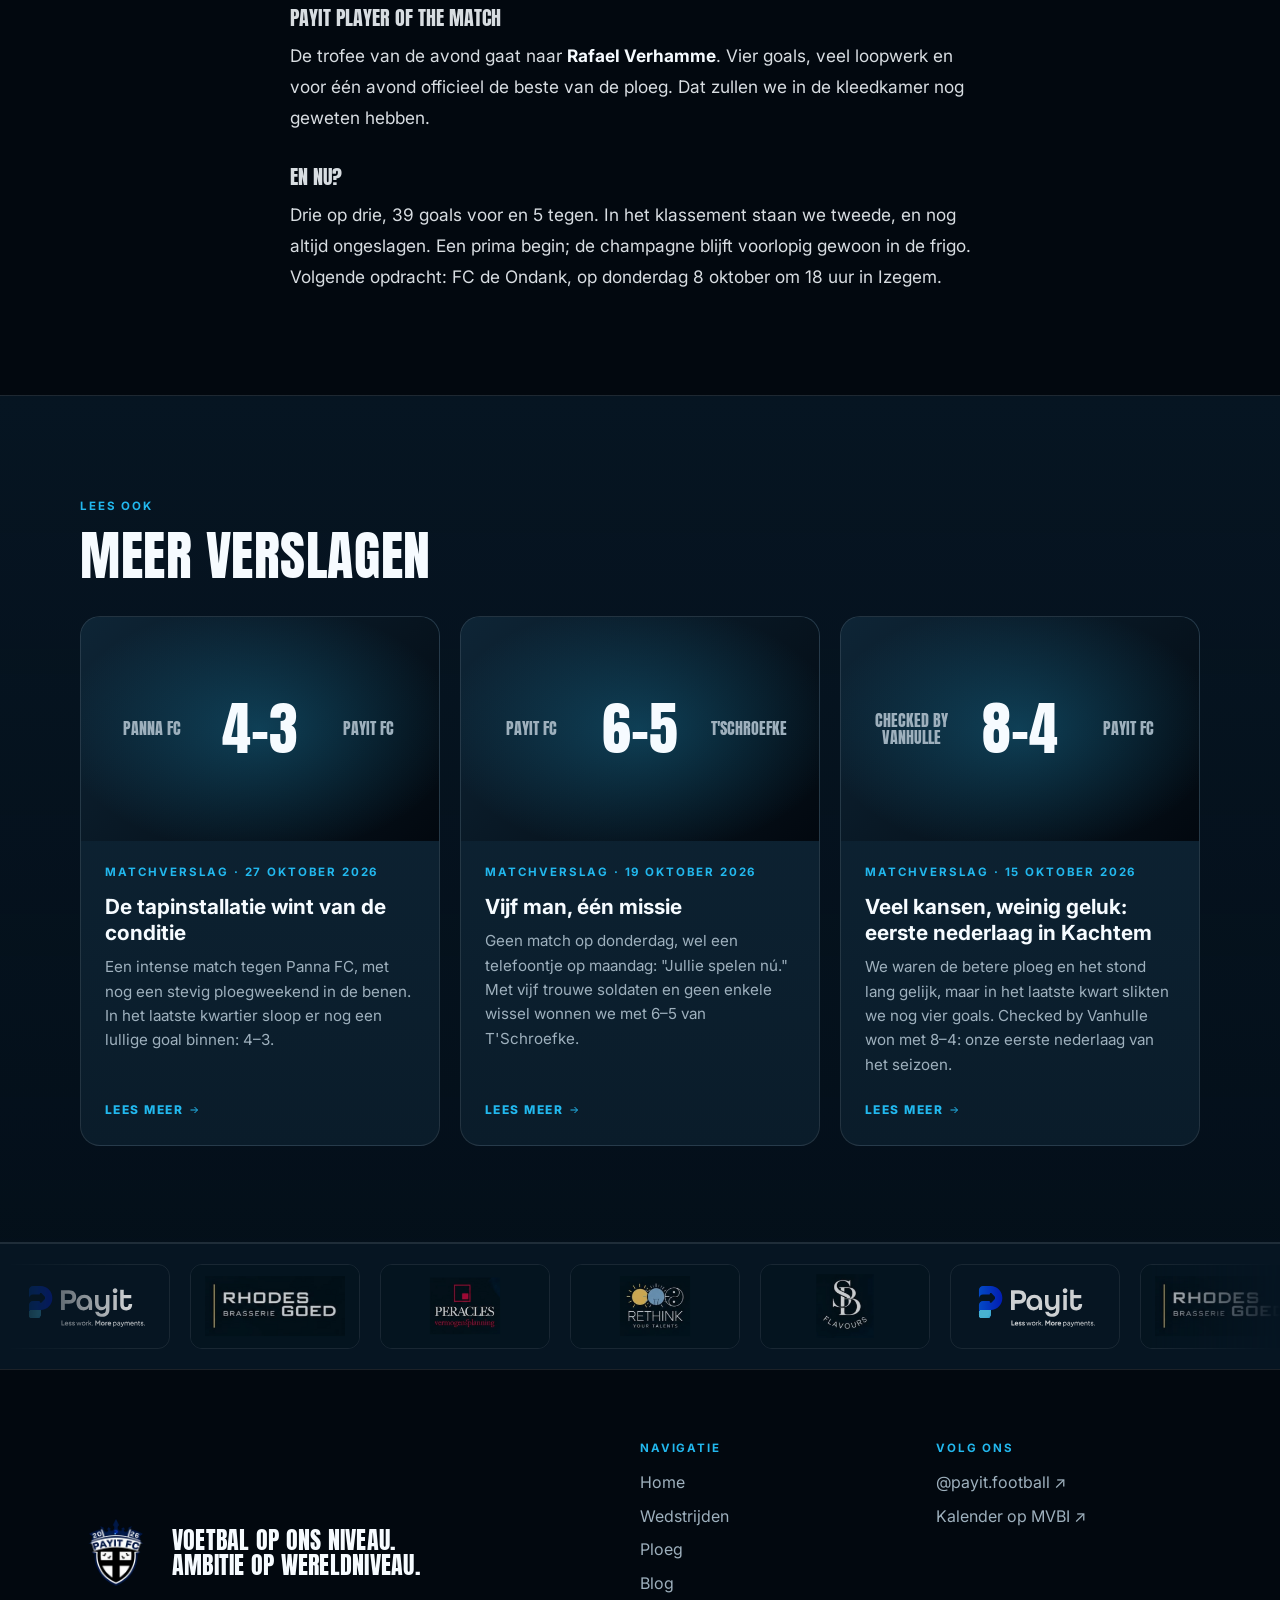
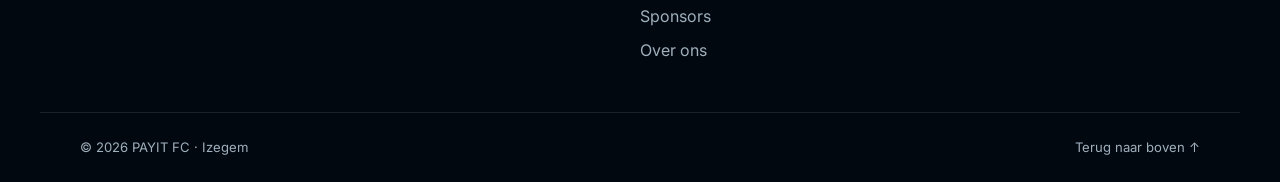
<file: blog-speeldag-3-kasjotters.html>
<!doctype html>
<html lang="nl-BE">
<head>
  <meta charset="utf-8">
  <!-- Automatisch gegenereerd door scripts/build.mjs — niet met de hand aanpassen. -->
  <meta name="viewport" content="width=device-width, initial-scale=1, viewport-fit=cover">
  <title>Zestien keer raak, nul keer gevist · PAYIT FC</title>
  <meta name="description" content="Tegen De Kasjotters bleef het net aan onze kant de hele avond ongemoeid. Aan de overkant iets minder: 16–0.">
  <link rel="canonical" href="https://payitfc.be/blog-speeldag-3-kasjotters.html">
  <meta name="theme-color" content="#02080f">
  <meta property="og:site_name" content="PAYIT FC">
  <meta property="og:locale" content="nl_BE">
  <meta property="og:type" content="article">
  <meta property="og:title" content="Zestien keer raak, nul keer gevist · PAYIT FC">
  <meta property="og:description" content="Tegen De Kasjotters bleef het net aan onze kant de hele avond ongemoeid. Aan de overkant iets minder: 16–0.">
  <meta property="og:url" content="https://payitfc.be/blog-speeldag-3-kasjotters.html">
  <meta property="og:image" content="https://payitfc.be/images/og-payit-fc.jpg">
  <meta property="og:image:width" content="1200">
  <meta property="og:image:height" content="630">
  <meta name="twitter:card" content="summary_large_image">
  <link rel="icon" href="images/favicon.svg" type="image/svg+xml">
  <link rel="apple-touch-icon" href="images/apple-touch-icon.png">
  <link rel="preconnect" href="https://fonts.googleapis.com">
  <link rel="preconnect" href="https://fonts.gstatic.com" crossorigin>
  <link href="https://fonts.googleapis.com/css2?family=Anton&family=Inter:wght@400;600;700;800;900&display=swap" rel="stylesheet">
  <link rel="stylesheet" href="css/style.css">
  <script>if("IntersectionObserver" in window){document.documentElement.classList.add("js");setTimeout(function(){if(!window.PAYIT_RENDER)document.documentElement.classList.remove("js")},3000)}</script>
  <script type="application/ld+json">{"@context":"https://schema.org","@type":"BlogPosting","headline":"Zestien keer raak, nul keer gevist","description":"Tegen De Kasjotters bleef het net aan onze kant de hele avond ongemoeid. Aan de overkant iets minder: 16–0.","datePublished":"2026-09-29","dateModified":"2026-09-29","inLanguage":"nl-BE","image":"https://payitfc.be/images/og-payit-fc.jpg","mainEntityOfPage":"https://payitfc.be/blog-speeldag-3-kasjotters.html","author":{"@type":"Organization","name":"PAYIT FC","url":"https://payitfc.be/"},"publisher":{"@type":"Organization","name":"PAYIT FC","logo":{"@type":"ImageObject","url":"https://payitfc.be/images/crest-960.webp"}}}</script>
  <script type="application/ld+json">{"@context":"https://schema.org","@type":"BreadcrumbList","itemListElement":[{"@type":"ListItem","position":1,"name":"Home","item":"https://payitfc.be/"},{"@type":"ListItem","position":2,"name":"Blog","item":"https://payitfc.be/blog.html"},{"@type":"ListItem","position":3,"name":"Zestien keer raak, nul keer gevist","item":"https://payitfc.be/blog-speeldag-3-kasjotters.html"}]}</script>
</head>
<body data-page="artikel" data-artikel="speeldag-3-kasjotters">
<a class="skip" href="#main">Naar inhoud</a>
    <header class="site-header" id="top">
      <div class="wrap header-inner">
        <a class="brand" href="index.html" aria-label="PAYIT FC home">
          <img src="images/crest-160.webp" alt="" width="44" height="44">
          <span><strong>PAYIT FC</strong><small>IZG · 2026</small></span>
        </a>
        <nav class="main-nav" id="main-nav" aria-label="Hoofdmenu">
          <a href="index.html">Home</a><a href="wedstrijden.html">Wedstrijden</a><a href="ploeg.html">Ploeg</a><a href="blog.html" aria-current="page">Blog</a><a href="sponsors.html">Sponsors</a><a href="over-ons.html">Over ons</a>
          <a class="nav-ig" href="https://www.instagram.com/payit.football/" target="_blank" rel="noopener"><svg viewBox="0 0 24 24" fill="none" stroke="currentColor" stroke-width="1.8" aria-hidden="true"><rect x="3" y="3" width="18" height="18" rx="5"/><circle cx="12" cy="12" r="4"/><circle cx="17.5" cy="6.5" r="1" fill="currentColor" stroke="none"/></svg><span>Instagram</span></a>
        </nav>
        <button class="menu-btn" aria-expanded="false" aria-controls="main-nav" aria-label="Menu"><span></span><span></span></button>
      </div>
    </header>
  <main id="main" data-stempel="1dnh7f0">
      <article class="article">
        <header class="article-head wrap narrow">
          <a class="link-arrow back" href="blog.html">← Alle berichten</a>
          <p class="kicker">Matchverslag · 29 september 2026 · De redactie</p>
          <h1 class="display">Zestien keer raak, nul keer gevist</h1>
          <p class="lead">Tegen De Kasjotters bleef het net aan onze kant de hele avond ongemoeid. Aan de overkant iets minder: 16–0.</p>
        </header>
        <div class="wrap narrow">
      <article class="card result-card full">
        <div class="result-top">
          <span class="kicker">Speeldag 3 · 28/09/2026</span>
          <span class="badge badge-W" title="Winst">W</span>
        </div>
        <div class="scoreline">
          <span class="team"><span class="us">PAYIT FC</span></span>
          <span class="score">16<i>–</i>0</span>
          <span class="team"><span class="">De Kasjotters</span></span>
        </div>
        <p class="quote">“Zestien gemaakt, niets weggegeven. Meer analyse zou alleen maar risico&#39;s opleveren.”</p>

          <div class="scorers">
            <h4><svg viewBox="0 0 24 24" fill="none" stroke="currentColor" stroke-width="1.6" aria-hidden="true"><circle cx="12" cy="12" r="9"/><path d="M12 7.5l4 2.9-1.5 4.7h-5L8 10.4z" fill="currentColor"/><path d="M12 3v4.5M16 10.4l4.3-1.4M14.5 15.1l2.7 3.7M9.5 15.1l-2.7 3.7M8 10.4 3.7 9"/></svg> Doelpuntenmakers</h4>
            <ul><li><span>Rafael Verhamme</span><b>4</b></li><li><span>Arthur De Fauw</span><b>4</b></li><li><span>Louis Azou</span><b>2</b></li><li><span>Ilias Godefroo</span><b>2</b></li><li><span>Jonas Boucquet</span><b>2</b></li><li><span>Pierre Dubuisson</span><b>1</b></li><li><span>Milan Deryckere</span><b>1</b></li></ul>
          </div>
        <div class="result-foot">
          <span class="motm"><img class="avatar sm" src="images/spelers/rafael-verhamme.webp" alt="" width="96" height="96" loading="lazy"><span><small><svg viewBox="0 0 24 24" fill="none" stroke="currentColor" stroke-width="1.8" stroke-linejoin="round" aria-hidden="true"><path d="M7 4h10v5a5 5 0 0 1-10 0V4z" fill="currentColor" fill-opacity=".25"/><path d="M7 6H4v1.5A3.5 3.5 0 0 0 7.5 11M17 6h3v1.5a3.5 3.5 0 0 1-3.5 3.5M12 14v3M8.5 20h7l-.8-3H9.3z"/></svg> Payit Player of the Match</small>Rafael Verhamme</span></span>

        </div>
      </article></div>

        <div class="wrap narrow prose">
        <p>Speeldag 3, thuis in Izegem, aftrap om half negen. De Kasjotters kwamen op bezoek en gingen naar huis met een 16–0 in de valies. Zestien gemaakt, niets weggegeven. Meer analyse zou alleen maar risico's opleveren — maar we doen het toch even.</p>

        <h3>Twee man op vier</h3>
        <p>Rafael Verhamme en Arthur De Fauw hadden duidelijk afgesproken om de buit eerlijk te verdelen: vier doelpunten elk. Voor Arthur betekent dat een totaal van negen na drie speeldagen, goed voor de alleenheerschappij in de goal race. Rafael klimt met zijn vier treffers naar zes en deelt zo de tweede plaats met Jelle Descheemaecker.</p>
        <p>Achter het duo was het aanschuiven. Louis Azou, Ilias Godefroo en Jonas Boucquet scoorden er elk twee, Pierre Dubuisson en Milan Deryckere tekenden elk voor één doelpunt. Zeven verschillende doelpuntenmakers op één avond: zo verdeel je de werkdruk.</p>

        <h3>De nul</h3>
        <p>Minstens even mooi als de zestien aan de ene kant, is de nul aan de andere. Na vier tegengoals tegen Driemo werd er achterin duidelijk huiswerk gemaakt. De eerste clean sheet uit de clubgeschiedenis is binnen, en daar mag de hele ploeg — ook wie niet scoorde — trots op zijn.</p>

        <h3>Payit Player of the Match</h3>
        <p>De trofee van de avond gaat naar <strong>Rafael Verhamme</strong>. Vier goals, veel loopwerk en voor één avond officieel de beste van de ploeg. Dat zullen we in de kleedkamer nog geweten hebben.</p>

        <h3>En nu?</h3>
        <p>Drie op drie, 39 goals voor en 5 tegen. In het klassement staan we tweede, en nog altijd ongeslagen. Een prima begin; de champagne blijft voorlopig gewoon in de frigo. Volgende opdracht: FC de Ondank, op donderdag 8 oktober om 18 uur in Izegem.</p>
      </div>
      </article>
      <section class="section alt"><div class="wrap">
    <div class="section-head">
      <div><p class="kicker">Lees ook</p><h2 class="display">Meer verslagen</h2></div>
    </div><div class="grid-3">
      <article class="card post-card ">
        <a href="blog-speeldag-7-panna-fc.html" class="post-link">
          <div class="post-media">
            <div class="post-score"><span>Panna FC</span><b>4–3</b><span>PAYIT FC</span></div>
          </div>
          <div class="post-body">
            <p class="kicker">Matchverslag · 27 oktober 2026</p>
            <h3>De tapinstallatie wint van de conditie</h3>
            <p class="muted">Een intense match tegen Panna FC, met nog een stevig ploegweekend in de benen. In het laatste kwartier sloop er nog een lullige goal binnen: 4–3.</p>
            <span class="link-arrow">Lees meer <svg viewBox="0 0 24 24" fill="none" stroke="currentColor" stroke-width="2" aria-hidden="true"><path d="M5 12h14M13 6l6 6-6 6"/></svg></span>
          </div>
        </a>
      </article>
      <article class="card post-card ">
        <a href="blog-speeldag-6-tschroefke.html" class="post-link">
          <div class="post-media">
            <div class="post-score"><span>PAYIT FC</span><b>6–5</b><span>T&#39;Schroefke</span></div>
          </div>
          <div class="post-body">
            <p class="kicker">Matchverslag · 19 oktober 2026</p>
            <h3>Vijf man, één missie</h3>
            <p class="muted">Geen match op donderdag, wel een telefoontje op maandag: &quot;Jullie spelen nú.&quot; Met vijf trouwe soldaten en geen enkele wissel wonnen we met 6–5 van T&#39;Schroefke.</p>
            <span class="link-arrow">Lees meer <svg viewBox="0 0 24 24" fill="none" stroke="currentColor" stroke-width="2" aria-hidden="true"><path d="M5 12h14M13 6l6 6-6 6"/></svg></span>
          </div>
        </a>
      </article>
      <article class="card post-card ">
        <a href="blog-speeldag-5-checked-by-vanhulle.html" class="post-link">
          <div class="post-media">
            <div class="post-score"><span>Checked by Vanhulle</span><b>8–4</b><span>PAYIT FC</span></div>
          </div>
          <div class="post-body">
            <p class="kicker">Matchverslag · 15 oktober 2026</p>
            <h3>Veel kansen, weinig geluk: eerste nederlaag in Kachtem</h3>
            <p class="muted">We waren de betere ploeg en het stond lang gelijk, maar in het laatste kwart slikten we nog vier goals. Checked by Vanhulle won met 8–4: onze eerste nederlaag van het seizoen.</p>
            <span class="link-arrow">Lees meer <svg viewBox="0 0 24 24" fill="none" stroke="currentColor" stroke-width="2" aria-hidden="true"><path d="M5 12h14M13 6l6 6-6 6"/></svg></span>
          </div>
        </a>
      </article></div></div></section>
  </main>
<section class="sponsor-strip" aria-label="Onze partners">
      <div class="marquee"><div class="marquee-track">
        <a href="https://www.payit.be/nl" target="_blank" rel="noopener" ><img src="images/sponsor-payit.svg" alt="Payit" loading="lazy"></a><a href="https://www.rhodesgoed.be/home/" target="_blank" rel="noopener" ><img src="images/sponsor-rhodesgoed-refined.png" alt="Rhodesgoed" loading="lazy"></a><a href="http://www.peracles.be/" target="_blank" rel="noopener" ><img src="images/sponsor-peracles-refined.png" alt="Peracles" loading="lazy"></a><a href="https://www.rethinkyourtalents.be/" target="_blank" rel="noopener" ><img src="images/sponsor-rethink-refined.png" alt="Rethink Your Talents" loading="lazy"></a><a href="https://www.sb-flavours.com/" target="_blank" rel="noopener" ><img src="images/sponsor-sbflavours-refined.png" alt="SB Flavours" loading="lazy"></a><a href="https://www.payit.be/nl" target="_blank" rel="noopener" aria-hidden="true" tabindex="-1"><img src="images/sponsor-payit.svg" alt="Payit" loading="lazy"></a><a href="https://www.rhodesgoed.be/home/" target="_blank" rel="noopener" aria-hidden="true" tabindex="-1"><img src="images/sponsor-rhodesgoed-refined.png" alt="Rhodesgoed" loading="lazy"></a><a href="http://www.peracles.be/" target="_blank" rel="noopener" aria-hidden="true" tabindex="-1"><img src="images/sponsor-peracles-refined.png" alt="Peracles" loading="lazy"></a><a href="https://www.rethinkyourtalents.be/" target="_blank" rel="noopener" aria-hidden="true" tabindex="-1"><img src="images/sponsor-rethink-refined.png" alt="Rethink Your Talents" loading="lazy"></a><a href="https://www.sb-flavours.com/" target="_blank" rel="noopener" aria-hidden="true" tabindex="-1"><img src="images/sponsor-sbflavours-refined.png" alt="SB Flavours" loading="lazy"></a>
      </div></div>
    </section>
    <footer class="site-footer">
      <div class="wrap footer-grid">
        <div class="footer-brand">
          <img src="images/crest-160.webp" alt="PAYIT FC wapen" width="72" height="72" loading="lazy">
          <p class="display">Voetbal op ons niveau.<br>Ambitie op wereldniveau.</p>
        </div>
        <div>
          <h3>Navigatie</h3>
          <ul><li><a href="index.html">Home</a></li><li><a href="wedstrijden.html">Wedstrijden</a></li><li><a href="ploeg.html">Ploeg</a></li><li><a href="blog.html">Blog</a></li><li><a href="sponsors.html">Sponsors</a></li><li><a href="over-ons.html">Over ons</a></li></ul>
        </div>
        <div>
          <h3>Volg ons</h3>
          <ul>
            <li><a href="https://www.instagram.com/payit.football/" target="_blank" rel="noopener">@payit.football ↗</a></li>
            <li><a href="https://www.mvbi.be" target="_blank" rel="noopener">Kalender op MVBI ↗</a></li>

          </ul>
        </div>
      </div>
      <div class="wrap footer-base">
        <span>© 2026 PAYIT FC · Izegem</span>
        <a href="#top">Terug naar boven ↑</a>
      </div>
    </footer>
  <script src="js/data.js"></script>
  <script src="js/klassement.js"></script>
  <script src="js/app.js"></script>
  <!-- Bezoekersstatistieken (GoatCounter: geen cookies, geen persoonsgegevens) — dashboard: https://payitfc.goatcounter.com -->
  <script>window.goatcounter = { path: function () { return location.pathname + location.search; } };</script>
  <script data-goatcounter="https://payitfc.goatcounter.com/count" async src="//gc.zgo.at/count.js"></script>
</body>
</html>
</file>
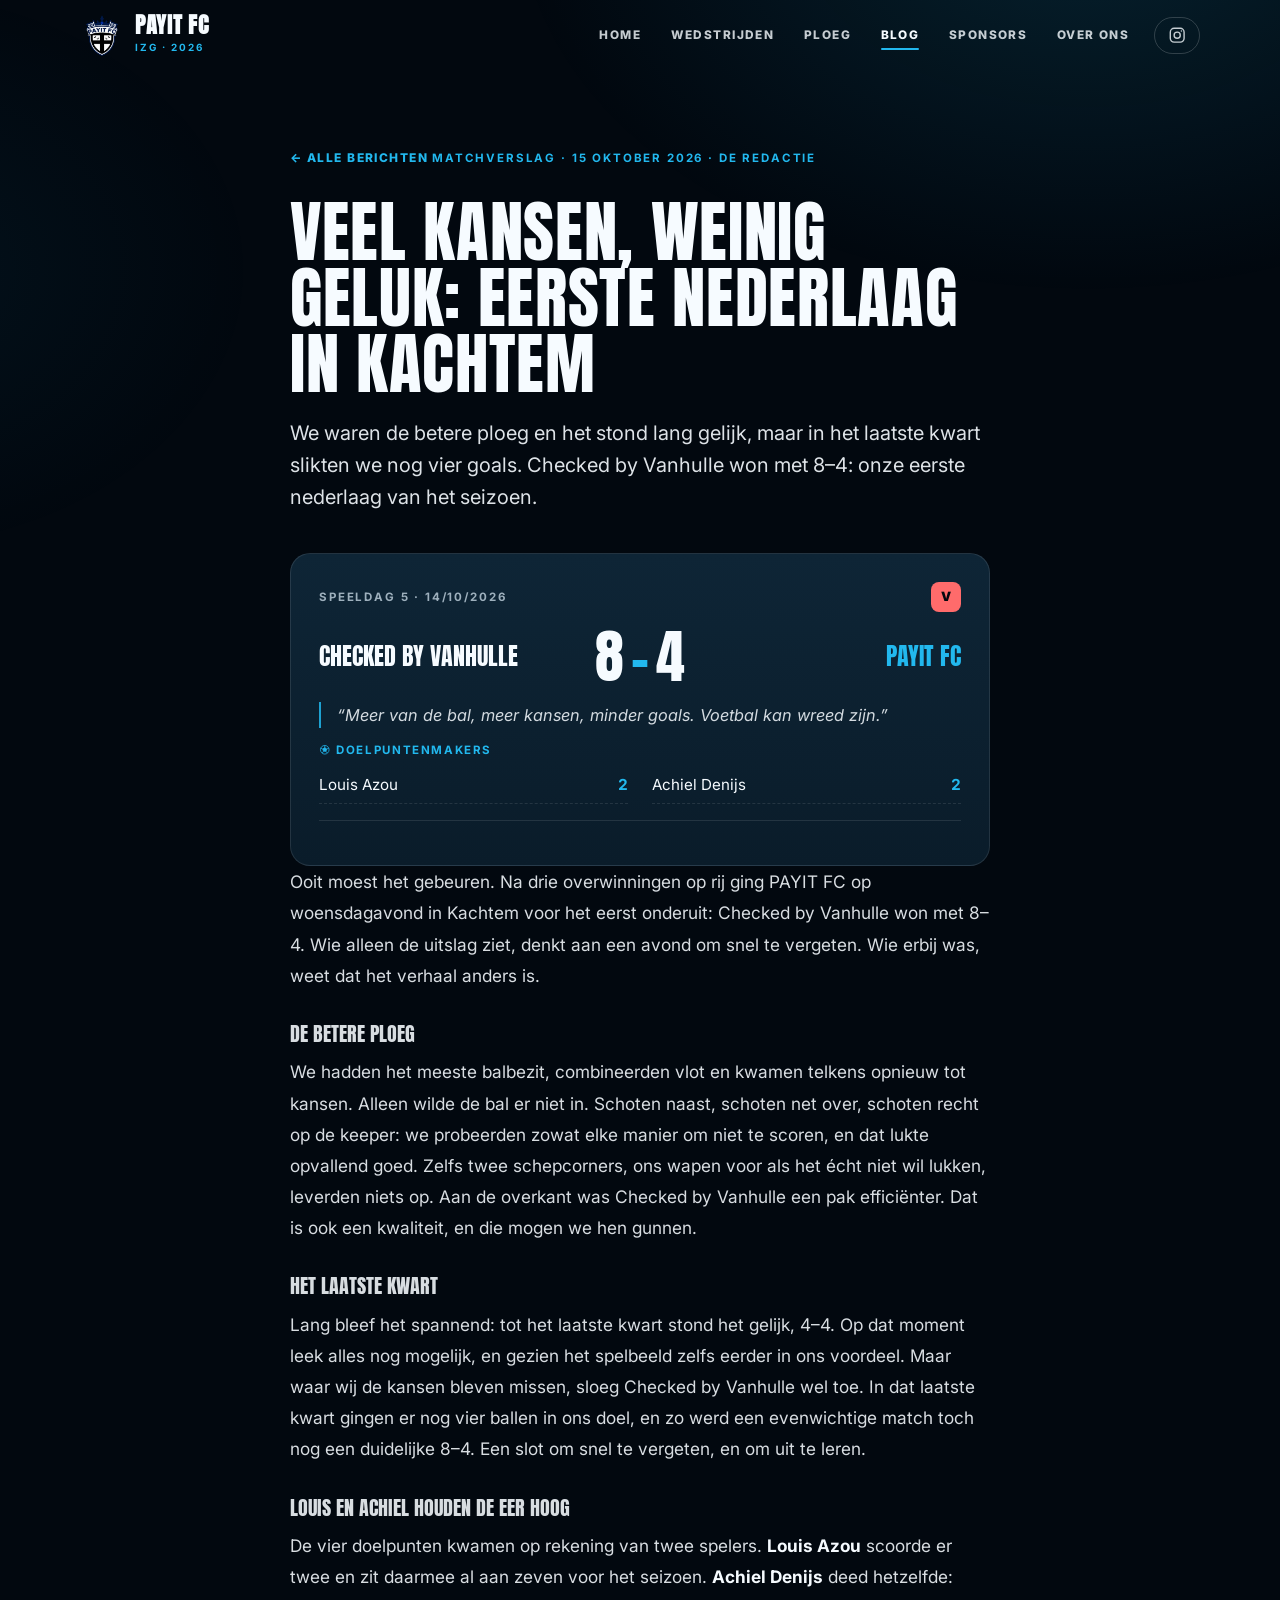
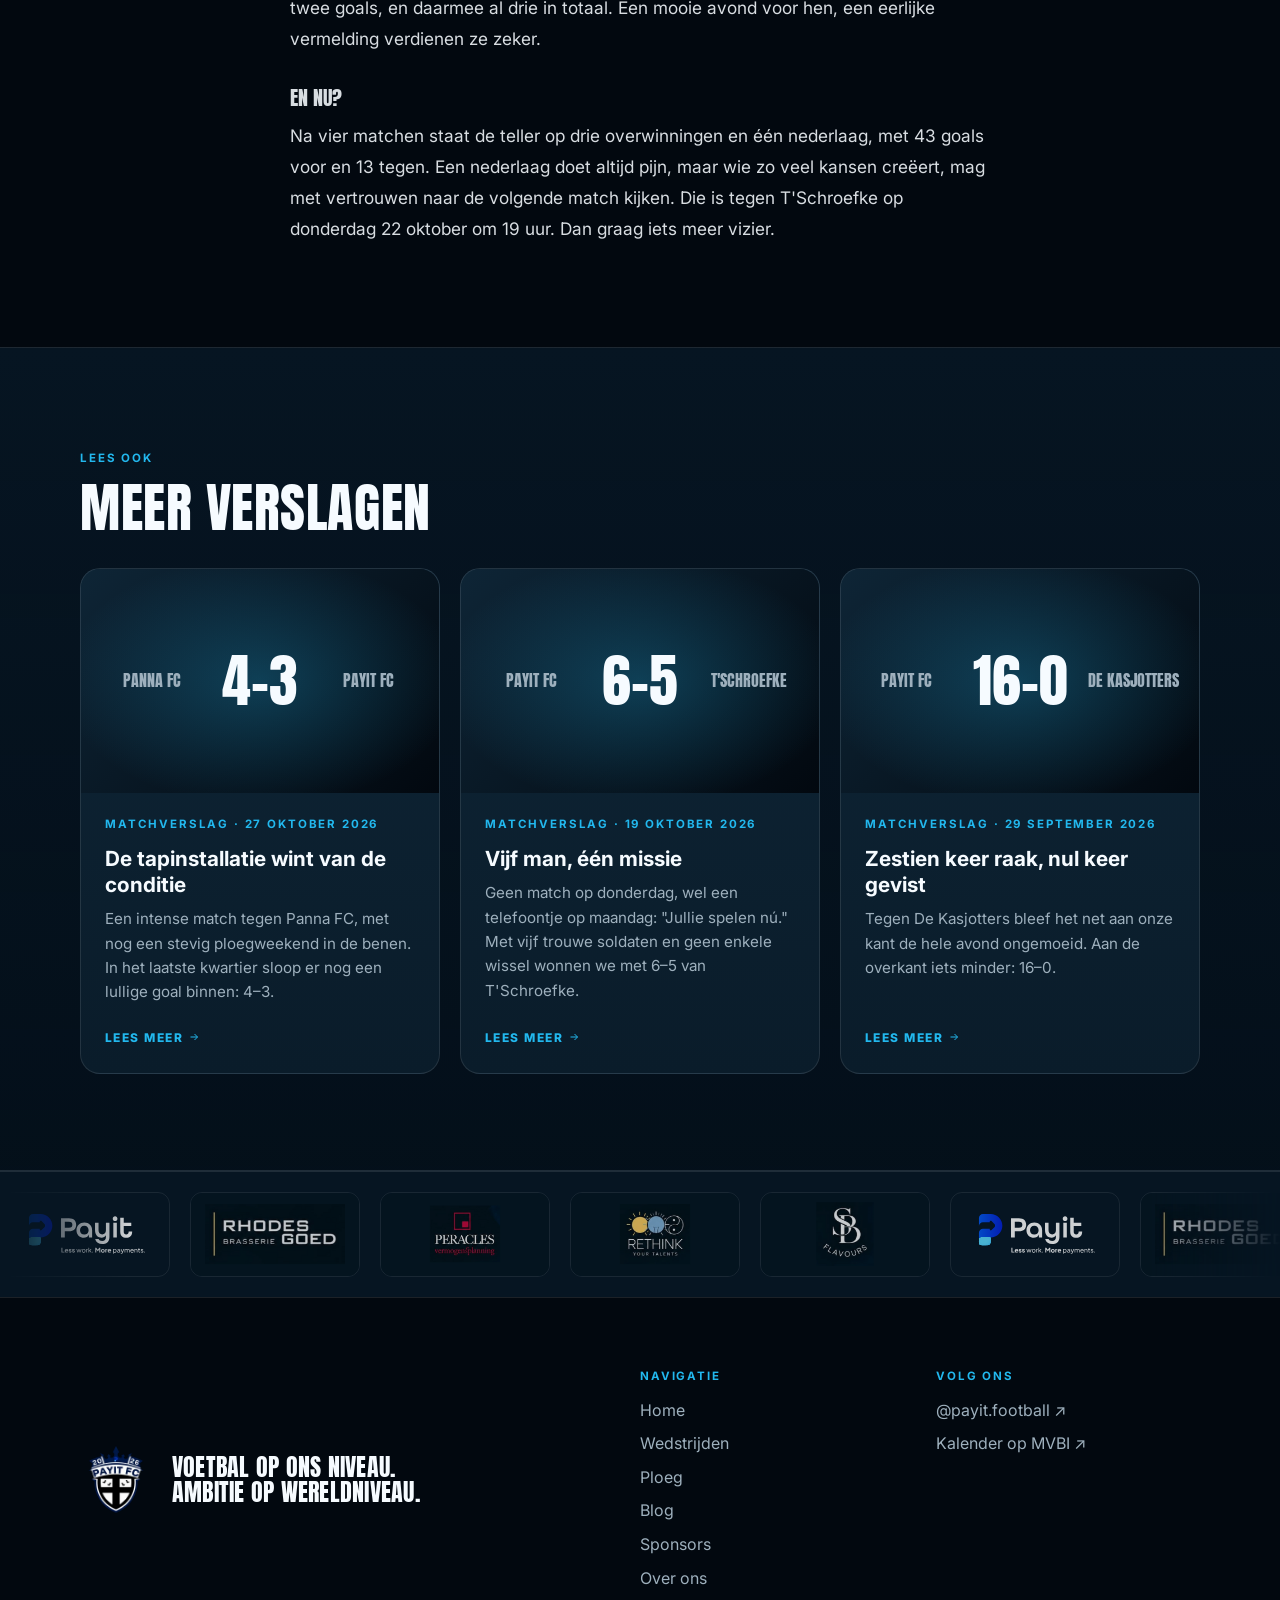
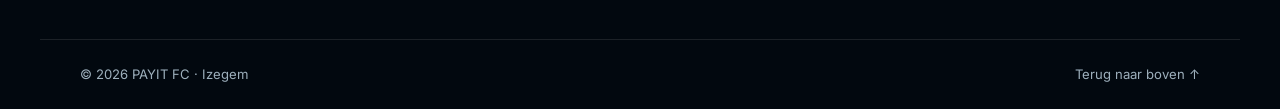
<file: blog-speeldag-5-checked-by-vanhulle.html>
<!doctype html>
<html lang="nl-BE">
<head>
  <meta charset="utf-8">
  <!-- Automatisch gegenereerd door scripts/build.mjs — niet met de hand aanpassen. -->
  <meta name="viewport" content="width=device-width, initial-scale=1, viewport-fit=cover">
  <title>Veel kansen, weinig geluk: eerste nederlaag in Kachtem · PAYIT FC</title>
  <meta name="description" content="We waren de betere ploeg en het stond lang gelijk, maar in het laatste kwart slikten we nog vier goals. Checked by Vanhulle won met 8–4: onze eerste nederlaag van het seizoen.">
  <link rel="canonical" href="https://payitfc.be/blog-speeldag-5-checked-by-vanhulle.html">
  <meta name="theme-color" content="#02080f">
  <meta property="og:site_name" content="PAYIT FC">
  <meta property="og:locale" content="nl_BE">
  <meta property="og:type" content="article">
  <meta property="og:title" content="Veel kansen, weinig geluk: eerste nederlaag in Kachtem · PAYIT FC">
  <meta property="og:description" content="We waren de betere ploeg en het stond lang gelijk, maar in het laatste kwart slikten we nog vier goals. Checked by Vanhulle won met 8–4: onze eerste nederlaag van het seizoen.">
  <meta property="og:url" content="https://payitfc.be/blog-speeldag-5-checked-by-vanhulle.html">
  <meta property="og:image" content="https://payitfc.be/images/og-payit-fc.jpg">
  <meta property="og:image:width" content="1200">
  <meta property="og:image:height" content="630">
  <meta name="twitter:card" content="summary_large_image">
  <link rel="icon" href="images/favicon.svg" type="image/svg+xml">
  <link rel="apple-touch-icon" href="images/apple-touch-icon.png">
  <link rel="preconnect" href="https://fonts.googleapis.com">
  <link rel="preconnect" href="https://fonts.gstatic.com" crossorigin>
  <link href="https://fonts.googleapis.com/css2?family=Anton&family=Inter:wght@400;600;700;800;900&display=swap" rel="stylesheet">
  <link rel="stylesheet" href="css/style.css">
  <script>if("IntersectionObserver" in window){document.documentElement.classList.add("js");setTimeout(function(){if(!window.PAYIT_RENDER)document.documentElement.classList.remove("js")},3000)}</script>
  <script type="application/ld+json">{"@context":"https://schema.org","@type":"BlogPosting","headline":"Veel kansen, weinig geluk: eerste nederlaag in Kachtem","description":"We waren de betere ploeg en het stond lang gelijk, maar in het laatste kwart slikten we nog vier goals. Checked by Vanhulle won met 8–4: onze eerste nederlaag van het seizoen.","datePublished":"2026-10-15","dateModified":"2026-10-15","inLanguage":"nl-BE","image":"https://payitfc.be/images/og-payit-fc.jpg","mainEntityOfPage":"https://payitfc.be/blog-speeldag-5-checked-by-vanhulle.html","author":{"@type":"Organization","name":"PAYIT FC","url":"https://payitfc.be/"},"publisher":{"@type":"Organization","name":"PAYIT FC","logo":{"@type":"ImageObject","url":"https://payitfc.be/images/crest-960.webp"}}}</script>
  <script type="application/ld+json">{"@context":"https://schema.org","@type":"BreadcrumbList","itemListElement":[{"@type":"ListItem","position":1,"name":"Home","item":"https://payitfc.be/"},{"@type":"ListItem","position":2,"name":"Blog","item":"https://payitfc.be/blog.html"},{"@type":"ListItem","position":3,"name":"Veel kansen, weinig geluk: eerste nederlaag in Kachtem","item":"https://payitfc.be/blog-speeldag-5-checked-by-vanhulle.html"}]}</script>
</head>
<body data-page="artikel" data-artikel="speeldag-5-checked-by-vanhulle">
<a class="skip" href="#main">Naar inhoud</a>
    <header class="site-header" id="top">
      <div class="wrap header-inner">
        <a class="brand" href="index.html" aria-label="PAYIT FC home">
          <img src="images/crest-160.webp" alt="" width="44" height="44">
          <span><strong>PAYIT FC</strong><small>IZG · 2026</small></span>
        </a>
        <nav class="main-nav" id="main-nav" aria-label="Hoofdmenu">
          <a href="index.html">Home</a><a href="wedstrijden.html">Wedstrijden</a><a href="ploeg.html">Ploeg</a><a href="blog.html" aria-current="page">Blog</a><a href="sponsors.html">Sponsors</a><a href="over-ons.html">Over ons</a>
          <a class="nav-ig" href="https://www.instagram.com/payit.football/" target="_blank" rel="noopener"><svg viewBox="0 0 24 24" fill="none" stroke="currentColor" stroke-width="1.8" aria-hidden="true"><rect x="3" y="3" width="18" height="18" rx="5"/><circle cx="12" cy="12" r="4"/><circle cx="17.5" cy="6.5" r="1" fill="currentColor" stroke="none"/></svg><span>Instagram</span></a>
        </nav>
        <button class="menu-btn" aria-expanded="false" aria-controls="main-nav" aria-label="Menu"><span></span><span></span></button>
      </div>
    </header>
  <main id="main" data-stempel="1dnh7f0">
      <article class="article">
        <header class="article-head wrap narrow">
          <a class="link-arrow back" href="blog.html">← Alle berichten</a>
          <p class="kicker">Matchverslag · 15 oktober 2026 · De redactie</p>
          <h1 class="display">Veel kansen, weinig geluk: eerste nederlaag in Kachtem</h1>
          <p class="lead">We waren de betere ploeg en het stond lang gelijk, maar in het laatste kwart slikten we nog vier goals. Checked by Vanhulle won met 8–4: onze eerste nederlaag van het seizoen.</p>
        </header>
        <div class="wrap narrow">
      <article class="card result-card full">
        <div class="result-top">
          <span class="kicker">Speeldag 5 · 14/10/2026</span>
          <span class="badge badge-V" title="Verlies">V</span>
        </div>
        <div class="scoreline">
          <span class="team"><span class="">Checked by Vanhulle</span></span>
          <span class="score">8<i>–</i>4</span>
          <span class="team"><span class="us">PAYIT FC</span></span>
        </div>
        <p class="quote">“Meer van de bal, meer kansen, minder goals. Voetbal kan wreed zijn.”</p>

          <div class="scorers">
            <h4><svg viewBox="0 0 24 24" fill="none" stroke="currentColor" stroke-width="1.6" aria-hidden="true"><circle cx="12" cy="12" r="9"/><path d="M12 7.5l4 2.9-1.5 4.7h-5L8 10.4z" fill="currentColor"/><path d="M12 3v4.5M16 10.4l4.3-1.4M14.5 15.1l2.7 3.7M9.5 15.1l-2.7 3.7M8 10.4 3.7 9"/></svg> Doelpuntenmakers</h4>
            <ul><li><span>Louis Azou</span><b>2</b></li><li><span>Achiel Denijs</span><b>2</b></li></ul>
          </div>
        <div class="result-foot">
          <span></span>

        </div>
      </article></div>

        <div class="wrap narrow prose">
        <p>Ooit moest het gebeuren. Na drie overwinningen op rij ging PAYIT FC op woensdagavond in Kachtem voor het eerst onderuit: Checked by Vanhulle won met 8–4. Wie alleen de uitslag ziet, denkt aan een avond om snel te vergeten. Wie erbij was, weet dat het verhaal anders is.</p>

        <h3>De betere ploeg</h3>
        <p>We hadden het meeste balbezit, combineerden vlot en kwamen telkens opnieuw tot kansen. Alleen wilde de bal er niet in. Schoten naast, schoten net over, schoten recht op de keeper: we probeerden zowat elke manier om niet te scoren, en dat lukte opvallend goed. Zelfs twee schepcorners, ons wapen voor als het écht niet wil lukken, leverden niets op. Aan de overkant was Checked by Vanhulle een pak efficiënter. Dat is ook een kwaliteit, en die mogen we hen gunnen.</p>

        <h3>Het laatste kwart</h3>
        <p>Lang bleef het spannend: tot het laatste kwart stond het gelijk, 4–4. Op dat moment leek alles nog mogelijk, en gezien het spelbeeld zelfs eerder in ons voordeel. Maar waar wij de kansen bleven missen, sloeg Checked by Vanhulle wel toe. In dat laatste kwart gingen er nog vier ballen in ons doel, en zo werd een evenwichtige match toch nog een duidelijke 8–4. Een slot om snel te vergeten, en om uit te leren.</p>

        <h3>Louis en Achiel houden de eer hoog</h3>
        <p>De vier doelpunten kwamen op rekening van twee spelers. <strong>Louis Azou</strong> scoorde er twee en zit daarmee al aan zeven voor het seizoen. <strong>Achiel Denijs</strong> deed hetzelfde: twee goals, en daarmee al drie in totaal. Een mooie avond voor hen, een eerlijke vermelding verdienen ze zeker.</p>

        <h3>En nu?</h3>
        <p>Na vier matchen staat de teller op drie overwinningen en één nederlaag, met 43 goals voor en 13 tegen. Een nederlaag doet altijd pijn, maar wie zo veel kansen creëert, mag met vertrouwen naar de volgende match kijken. Die is tegen T'Schroefke op donderdag 22 oktober om 19 uur. Dan graag iets meer vizier.</p>
      </div>
      </article>
      <section class="section alt"><div class="wrap">
    <div class="section-head">
      <div><p class="kicker">Lees ook</p><h2 class="display">Meer verslagen</h2></div>
    </div><div class="grid-3">
      <article class="card post-card ">
        <a href="blog-speeldag-7-panna-fc.html" class="post-link">
          <div class="post-media">
            <div class="post-score"><span>Panna FC</span><b>4–3</b><span>PAYIT FC</span></div>
          </div>
          <div class="post-body">
            <p class="kicker">Matchverslag · 27 oktober 2026</p>
            <h3>De tapinstallatie wint van de conditie</h3>
            <p class="muted">Een intense match tegen Panna FC, met nog een stevig ploegweekend in de benen. In het laatste kwartier sloop er nog een lullige goal binnen: 4–3.</p>
            <span class="link-arrow">Lees meer <svg viewBox="0 0 24 24" fill="none" stroke="currentColor" stroke-width="2" aria-hidden="true"><path d="M5 12h14M13 6l6 6-6 6"/></svg></span>
          </div>
        </a>
      </article>
      <article class="card post-card ">
        <a href="blog-speeldag-6-tschroefke.html" class="post-link">
          <div class="post-media">
            <div class="post-score"><span>PAYIT FC</span><b>6–5</b><span>T&#39;Schroefke</span></div>
          </div>
          <div class="post-body">
            <p class="kicker">Matchverslag · 19 oktober 2026</p>
            <h3>Vijf man, één missie</h3>
            <p class="muted">Geen match op donderdag, wel een telefoontje op maandag: &quot;Jullie spelen nú.&quot; Met vijf trouwe soldaten en geen enkele wissel wonnen we met 6–5 van T&#39;Schroefke.</p>
            <span class="link-arrow">Lees meer <svg viewBox="0 0 24 24" fill="none" stroke="currentColor" stroke-width="2" aria-hidden="true"><path d="M5 12h14M13 6l6 6-6 6"/></svg></span>
          </div>
        </a>
      </article>
      <article class="card post-card ">
        <a href="blog-speeldag-3-kasjotters.html" class="post-link">
          <div class="post-media">
            <div class="post-score"><span>PAYIT FC</span><b>16–0</b><span>De Kasjotters</span></div>
          </div>
          <div class="post-body">
            <p class="kicker">Matchverslag · 29 september 2026</p>
            <h3>Zestien keer raak, nul keer gevist</h3>
            <p class="muted">Tegen De Kasjotters bleef het net aan onze kant de hele avond ongemoeid. Aan de overkant iets minder: 16–0.</p>
            <span class="link-arrow">Lees meer <svg viewBox="0 0 24 24" fill="none" stroke="currentColor" stroke-width="2" aria-hidden="true"><path d="M5 12h14M13 6l6 6-6 6"/></svg></span>
          </div>
        </a>
      </article></div></div></section>
  </main>
<section class="sponsor-strip" aria-label="Onze partners">
      <div class="marquee"><div class="marquee-track">
        <a href="https://www.payit.be/nl" target="_blank" rel="noopener" ><img src="images/sponsor-payit.svg" alt="Payit" loading="lazy"></a><a href="https://www.rhodesgoed.be/home/" target="_blank" rel="noopener" ><img src="images/sponsor-rhodesgoed-refined.png" alt="Rhodesgoed" loading="lazy"></a><a href="http://www.peracles.be/" target="_blank" rel="noopener" ><img src="images/sponsor-peracles-refined.png" alt="Peracles" loading="lazy"></a><a href="https://www.rethinkyourtalents.be/" target="_blank" rel="noopener" ><img src="images/sponsor-rethink-refined.png" alt="Rethink Your Talents" loading="lazy"></a><a href="https://www.sb-flavours.com/" target="_blank" rel="noopener" ><img src="images/sponsor-sbflavours-refined.png" alt="SB Flavours" loading="lazy"></a><a href="https://www.payit.be/nl" target="_blank" rel="noopener" aria-hidden="true" tabindex="-1"><img src="images/sponsor-payit.svg" alt="Payit" loading="lazy"></a><a href="https://www.rhodesgoed.be/home/" target="_blank" rel="noopener" aria-hidden="true" tabindex="-1"><img src="images/sponsor-rhodesgoed-refined.png" alt="Rhodesgoed" loading="lazy"></a><a href="http://www.peracles.be/" target="_blank" rel="noopener" aria-hidden="true" tabindex="-1"><img src="images/sponsor-peracles-refined.png" alt="Peracles" loading="lazy"></a><a href="https://www.rethinkyourtalents.be/" target="_blank" rel="noopener" aria-hidden="true" tabindex="-1"><img src="images/sponsor-rethink-refined.png" alt="Rethink Your Talents" loading="lazy"></a><a href="https://www.sb-flavours.com/" target="_blank" rel="noopener" aria-hidden="true" tabindex="-1"><img src="images/sponsor-sbflavours-refined.png" alt="SB Flavours" loading="lazy"></a>
      </div></div>
    </section>
    <footer class="site-footer">
      <div class="wrap footer-grid">
        <div class="footer-brand">
          <img src="images/crest-160.webp" alt="PAYIT FC wapen" width="72" height="72" loading="lazy">
          <p class="display">Voetbal op ons niveau.<br>Ambitie op wereldniveau.</p>
        </div>
        <div>
          <h3>Navigatie</h3>
          <ul><li><a href="index.html">Home</a></li><li><a href="wedstrijden.html">Wedstrijden</a></li><li><a href="ploeg.html">Ploeg</a></li><li><a href="blog.html">Blog</a></li><li><a href="sponsors.html">Sponsors</a></li><li><a href="over-ons.html">Over ons</a></li></ul>
        </div>
        <div>
          <h3>Volg ons</h3>
          <ul>
            <li><a href="https://www.instagram.com/payit.football/" target="_blank" rel="noopener">@payit.football ↗</a></li>
            <li><a href="https://www.mvbi.be" target="_blank" rel="noopener">Kalender op MVBI ↗</a></li>

          </ul>
        </div>
      </div>
      <div class="wrap footer-base">
        <span>© 2026 PAYIT FC · Izegem</span>
        <a href="#top">Terug naar boven ↑</a>
      </div>
    </footer>
  <script src="js/data.js"></script>
  <script src="js/klassement.js"></script>
  <script src="js/app.js"></script>
  <!-- Bezoekersstatistieken (GoatCounter: geen cookies, geen persoonsgegevens) — dashboard: https://payitfc.goatcounter.com -->
  <script>window.goatcounter = { path: function () { return location.pathname + location.search; } };</script>
  <script data-goatcounter="https://payitfc.goatcounter.com/count" async src="//gc.zgo.at/count.js"></script>
</body>
</html>
</file>
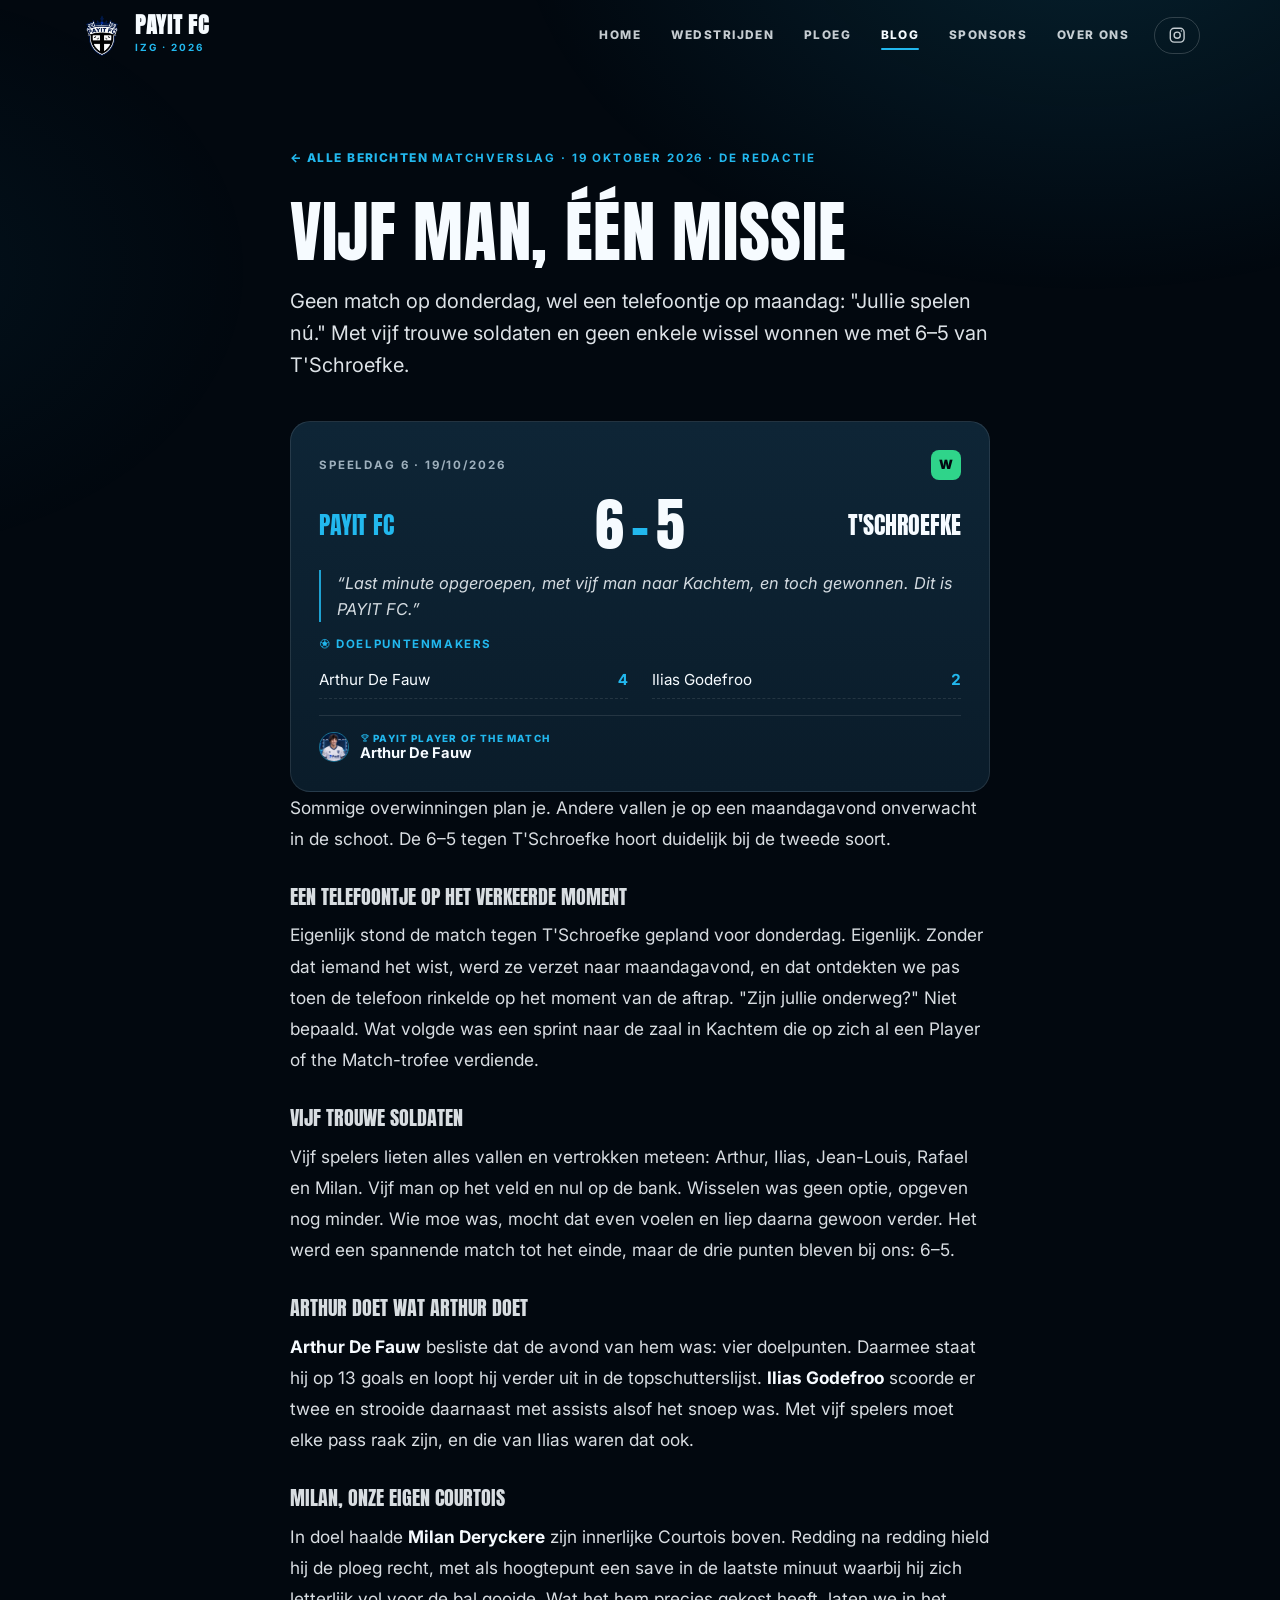
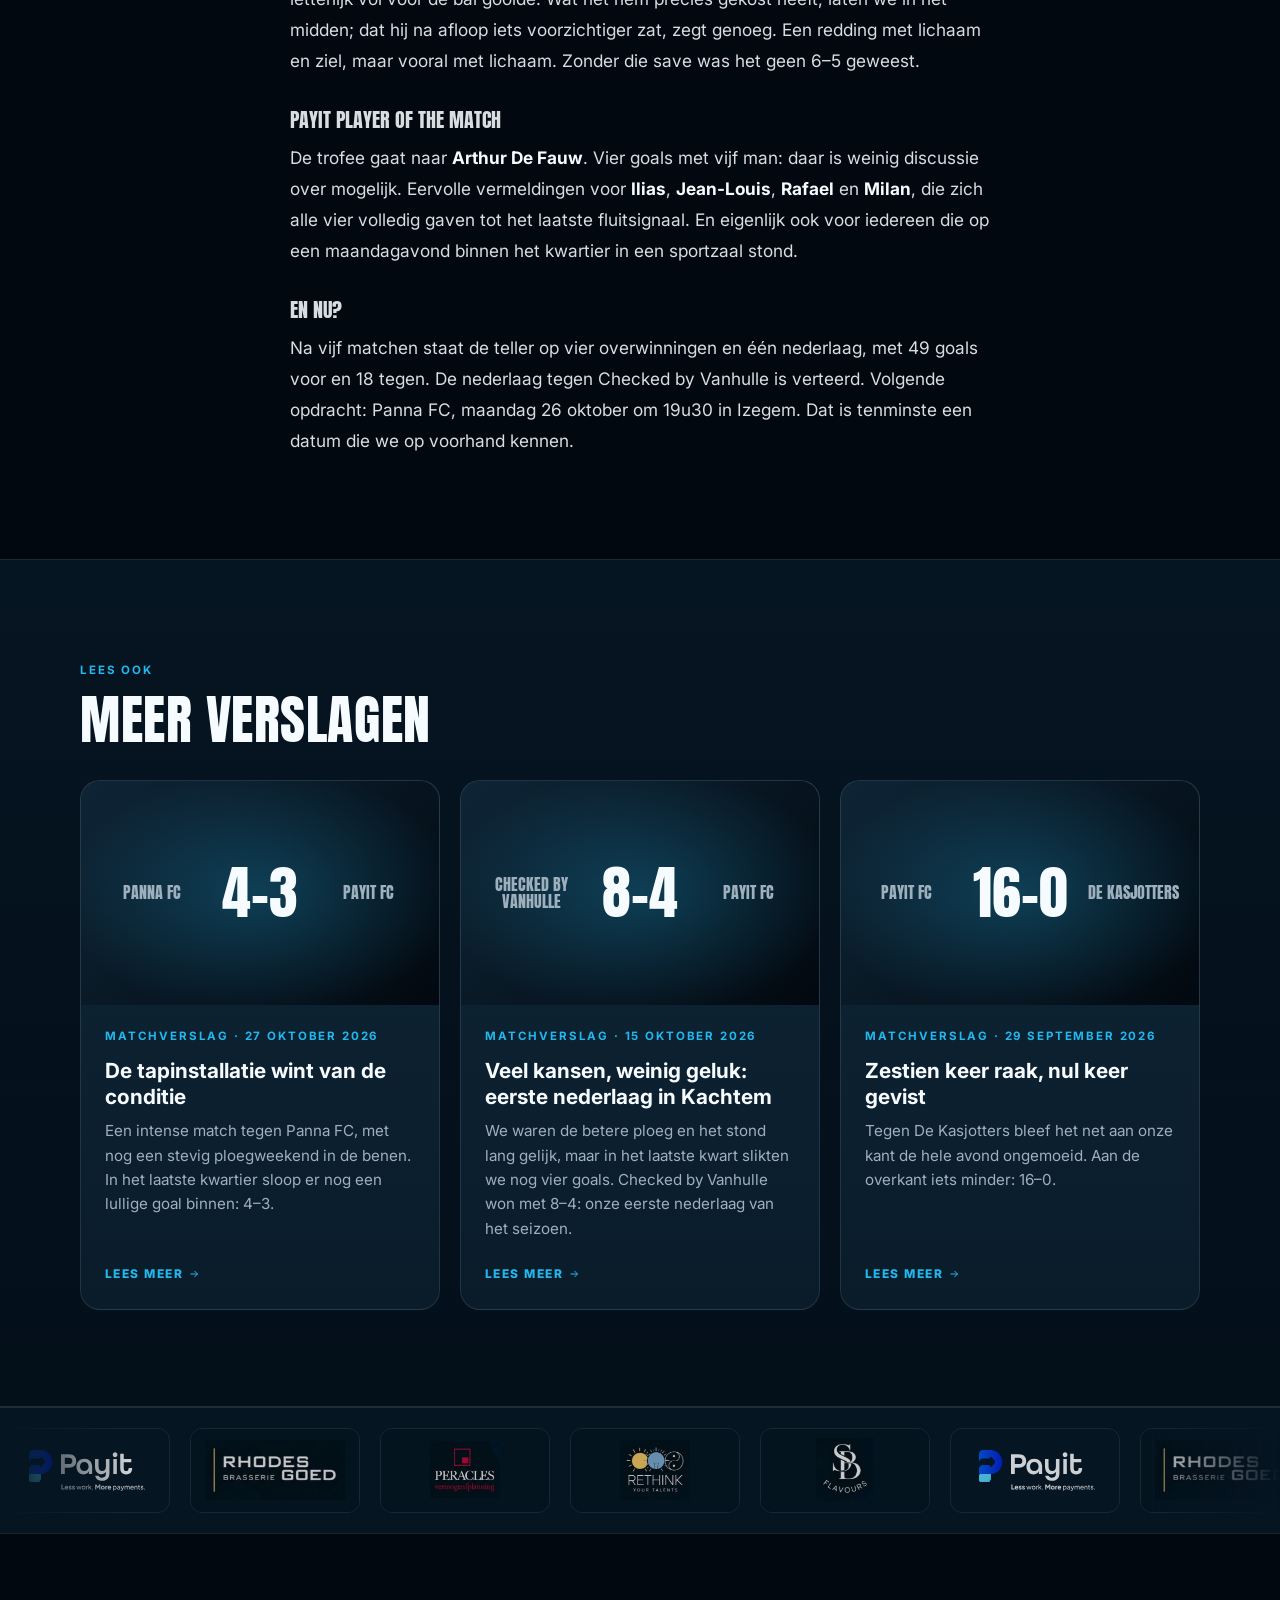
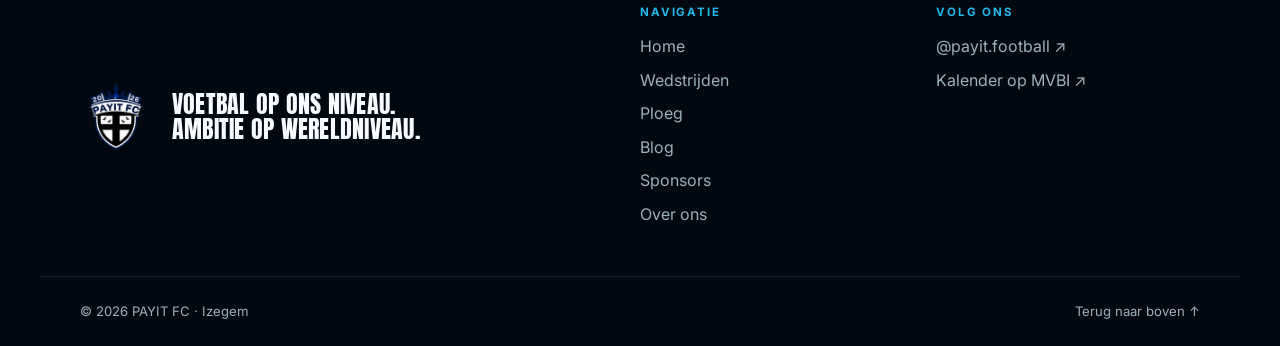
<file: blog-speeldag-6-tschroefke.html>
<!doctype html>
<html lang="nl-BE">
<head>
  <meta charset="utf-8">
  <!-- Automatisch gegenereerd door scripts/build.mjs — niet met de hand aanpassen. -->
  <meta name="viewport" content="width=device-width, initial-scale=1, viewport-fit=cover">
  <title>Vijf man, één missie · PAYIT FC</title>
  <meta name="description" content="Geen match op donderdag, wel een telefoontje op maandag: &quot;Jullie spelen nú.&quot; Met vijf trouwe soldaten en geen enkele wissel wonnen we met 6–5 van T'Schroefke.">
  <link rel="canonical" href="https://payitfc.be/blog-speeldag-6-tschroefke.html">
  <meta name="theme-color" content="#02080f">
  <meta property="og:site_name" content="PAYIT FC">
  <meta property="og:locale" content="nl_BE">
  <meta property="og:type" content="article">
  <meta property="og:title" content="Vijf man, één missie · PAYIT FC">
  <meta property="og:description" content="Geen match op donderdag, wel een telefoontje op maandag: &quot;Jullie spelen nú.&quot; Met vijf trouwe soldaten en geen enkele wissel wonnen we met 6–5 van T'Schroefke.">
  <meta property="og:url" content="https://payitfc.be/blog-speeldag-6-tschroefke.html">
  <meta property="og:image" content="https://payitfc.be/images/og-payit-fc.jpg">
  <meta property="og:image:width" content="1200">
  <meta property="og:image:height" content="630">
  <meta name="twitter:card" content="summary_large_image">
  <link rel="icon" href="images/favicon.svg" type="image/svg+xml">
  <link rel="apple-touch-icon" href="images/apple-touch-icon.png">
  <link rel="preconnect" href="https://fonts.googleapis.com">
  <link rel="preconnect" href="https://fonts.gstatic.com" crossorigin>
  <link href="https://fonts.googleapis.com/css2?family=Anton&family=Inter:wght@400;600;700;800;900&display=swap" rel="stylesheet">
  <link rel="stylesheet" href="css/style.css">
  <script>if("IntersectionObserver" in window){document.documentElement.classList.add("js");setTimeout(function(){if(!window.PAYIT_RENDER)document.documentElement.classList.remove("js")},3000)}</script>
  <script type="application/ld+json">{"@context":"https://schema.org","@type":"BlogPosting","headline":"Vijf man, één missie","description":"Geen match op donderdag, wel een telefoontje op maandag: \"Jullie spelen nú.\" Met vijf trouwe soldaten en geen enkele wissel wonnen we met 6–5 van T'Schroefke.","datePublished":"2026-10-19","dateModified":"2026-10-19","inLanguage":"nl-BE","image":"https://payitfc.be/images/og-payit-fc.jpg","mainEntityOfPage":"https://payitfc.be/blog-speeldag-6-tschroefke.html","author":{"@type":"Organization","name":"PAYIT FC","url":"https://payitfc.be/"},"publisher":{"@type":"Organization","name":"PAYIT FC","logo":{"@type":"ImageObject","url":"https://payitfc.be/images/crest-960.webp"}}}</script>
  <script type="application/ld+json">{"@context":"https://schema.org","@type":"BreadcrumbList","itemListElement":[{"@type":"ListItem","position":1,"name":"Home","item":"https://payitfc.be/"},{"@type":"ListItem","position":2,"name":"Blog","item":"https://payitfc.be/blog.html"},{"@type":"ListItem","position":3,"name":"Vijf man, één missie","item":"https://payitfc.be/blog-speeldag-6-tschroefke.html"}]}</script>
</head>
<body data-page="artikel" data-artikel="speeldag-6-tschroefke">
<a class="skip" href="#main">Naar inhoud</a>
    <header class="site-header" id="top">
      <div class="wrap header-inner">
        <a class="brand" href="index.html" aria-label="PAYIT FC home">
          <img src="images/crest-160.webp" alt="" width="44" height="44">
          <span><strong>PAYIT FC</strong><small>IZG · 2026</small></span>
        </a>
        <nav class="main-nav" id="main-nav" aria-label="Hoofdmenu">
          <a href="index.html">Home</a><a href="wedstrijden.html">Wedstrijden</a><a href="ploeg.html">Ploeg</a><a href="blog.html" aria-current="page">Blog</a><a href="sponsors.html">Sponsors</a><a href="over-ons.html">Over ons</a>
          <a class="nav-ig" href="https://www.instagram.com/payit.football/" target="_blank" rel="noopener"><svg viewBox="0 0 24 24" fill="none" stroke="currentColor" stroke-width="1.8" aria-hidden="true"><rect x="3" y="3" width="18" height="18" rx="5"/><circle cx="12" cy="12" r="4"/><circle cx="17.5" cy="6.5" r="1" fill="currentColor" stroke="none"/></svg><span>Instagram</span></a>
        </nav>
        <button class="menu-btn" aria-expanded="false" aria-controls="main-nav" aria-label="Menu"><span></span><span></span></button>
      </div>
    </header>
  <main id="main" data-stempel="1dnh7f0">
      <article class="article">
        <header class="article-head wrap narrow">
          <a class="link-arrow back" href="blog.html">← Alle berichten</a>
          <p class="kicker">Matchverslag · 19 oktober 2026 · De redactie</p>
          <h1 class="display">Vijf man, één missie</h1>
          <p class="lead">Geen match op donderdag, wel een telefoontje op maandag: &quot;Jullie spelen nú.&quot; Met vijf trouwe soldaten en geen enkele wissel wonnen we met 6–5 van T&#39;Schroefke.</p>
        </header>
        <div class="wrap narrow">
      <article class="card result-card full">
        <div class="result-top">
          <span class="kicker">Speeldag 6 · 19/10/2026</span>
          <span class="badge badge-W" title="Winst">W</span>
        </div>
        <div class="scoreline">
          <span class="team"><span class="us">PAYIT FC</span></span>
          <span class="score">6<i>–</i>5</span>
          <span class="team"><span class="">T&#39;Schroefke</span></span>
        </div>
        <p class="quote">“Last minute opgeroepen, met vijf man naar Kachtem, en toch gewonnen. Dit is PAYIT FC.”</p>

          <div class="scorers">
            <h4><svg viewBox="0 0 24 24" fill="none" stroke="currentColor" stroke-width="1.6" aria-hidden="true"><circle cx="12" cy="12" r="9"/><path d="M12 7.5l4 2.9-1.5 4.7h-5L8 10.4z" fill="currentColor"/><path d="M12 3v4.5M16 10.4l4.3-1.4M14.5 15.1l2.7 3.7M9.5 15.1l-2.7 3.7M8 10.4 3.7 9"/></svg> Doelpuntenmakers</h4>
            <ul><li><span>Arthur De Fauw</span><b>4</b></li><li><span>Ilias Godefroo</span><b>2</b></li></ul>
          </div>
        <div class="result-foot">
          <span class="motm"><img class="avatar sm" src="images/spelers/arthur-de-fauw.webp" alt="" width="96" height="96" loading="lazy"><span><small><svg viewBox="0 0 24 24" fill="none" stroke="currentColor" stroke-width="1.8" stroke-linejoin="round" aria-hidden="true"><path d="M7 4h10v5a5 5 0 0 1-10 0V4z" fill="currentColor" fill-opacity=".25"/><path d="M7 6H4v1.5A3.5 3.5 0 0 0 7.5 11M17 6h3v1.5a3.5 3.5 0 0 1-3.5 3.5M12 14v3M8.5 20h7l-.8-3H9.3z"/></svg> Payit Player of the Match</small>Arthur De Fauw</span></span>

        </div>
      </article></div>

        <div class="wrap narrow prose">
        <p>Sommige overwinningen plan je. Andere vallen je op een maandagavond onverwacht in de schoot. De 6–5 tegen T'Schroefke hoort duidelijk bij de tweede soort.</p>

        <h3>Een telefoontje op het verkeerde moment</h3>
        <p>Eigenlijk stond de match tegen T'Schroefke gepland voor donderdag. Eigenlijk. Zonder dat iemand het wist, werd ze verzet naar maandagavond, en dat ontdekten we pas toen de telefoon rinkelde op het moment van de aftrap. "Zijn jullie onderweg?" Niet bepaald. Wat volgde was een sprint naar de zaal in Kachtem die op zich al een Player of the Match-trofee verdiende.</p>

        <h3>Vijf trouwe soldaten</h3>
        <p>Vijf spelers lieten alles vallen en vertrokken meteen: Arthur, Ilias, Jean-Louis, Rafael en Milan. Vijf man op het veld en nul op de bank. Wisselen was geen optie, opgeven nog minder. Wie moe was, mocht dat even voelen en liep daarna gewoon verder. Het werd een spannende match tot het einde, maar de drie punten bleven bij ons: 6–5.</p>

        <h3>Arthur doet wat Arthur doet</h3>
        <p><strong>Arthur De Fauw</strong> besliste dat de avond van hem was: vier doelpunten. Daarmee staat hij op 13 goals en loopt hij verder uit in de topschutterslijst. <strong>Ilias Godefroo</strong> scoorde er twee en strooide daarnaast met assists alsof het snoep was. Met vijf spelers moet elke pass raak zijn, en die van Ilias waren dat ook.</p>

        <h3>Milan, onze eigen Courtois</h3>
        <p>In doel haalde <strong>Milan Deryckere</strong> zijn innerlijke Courtois boven. Redding na redding hield hij de ploeg recht, met als hoogtepunt een save in de laatste minuut waarbij hij zich letterlijk vol voor de bal gooide. Wat het hem precies gekost heeft, laten we in het midden; dat hij na afloop iets voorzichtiger zat, zegt genoeg. Een redding met lichaam en ziel, maar vooral met lichaam. Zonder die save was het geen 6–5 geweest.</p>

        <h3>Payit Player of the Match</h3>
        <p>De trofee gaat naar <strong>Arthur De Fauw</strong>. Vier goals met vijf man: daar is weinig discussie over mogelijk. Eervolle vermeldingen voor <strong>Ilias</strong>, <strong>Jean-Louis</strong>, <strong>Rafael</strong> en <strong>Milan</strong>, die zich alle vier volledig gaven tot het laatste fluitsignaal. En eigenlijk ook voor iedereen die op een maandagavond binnen het kwartier in een sportzaal stond.</p>

        <h3>En nu?</h3>
        <p>Na vijf matchen staat de teller op vier overwinningen en één nederlaag, met 49 goals voor en 18 tegen. De nederlaag tegen Checked by Vanhulle is verteerd. Volgende opdracht: Panna FC, maandag 26 oktober om 19u30 in Izegem. Dat is tenminste een datum die we op voorhand kennen.</p>
      </div>
      </article>
      <section class="section alt"><div class="wrap">
    <div class="section-head">
      <div><p class="kicker">Lees ook</p><h2 class="display">Meer verslagen</h2></div>
    </div><div class="grid-3">
      <article class="card post-card ">
        <a href="blog-speeldag-7-panna-fc.html" class="post-link">
          <div class="post-media">
            <div class="post-score"><span>Panna FC</span><b>4–3</b><span>PAYIT FC</span></div>
          </div>
          <div class="post-body">
            <p class="kicker">Matchverslag · 27 oktober 2026</p>
            <h3>De tapinstallatie wint van de conditie</h3>
            <p class="muted">Een intense match tegen Panna FC, met nog een stevig ploegweekend in de benen. In het laatste kwartier sloop er nog een lullige goal binnen: 4–3.</p>
            <span class="link-arrow">Lees meer <svg viewBox="0 0 24 24" fill="none" stroke="currentColor" stroke-width="2" aria-hidden="true"><path d="M5 12h14M13 6l6 6-6 6"/></svg></span>
          </div>
        </a>
      </article>
      <article class="card post-card ">
        <a href="blog-speeldag-5-checked-by-vanhulle.html" class="post-link">
          <div class="post-media">
            <div class="post-score"><span>Checked by Vanhulle</span><b>8–4</b><span>PAYIT FC</span></div>
          </div>
          <div class="post-body">
            <p class="kicker">Matchverslag · 15 oktober 2026</p>
            <h3>Veel kansen, weinig geluk: eerste nederlaag in Kachtem</h3>
            <p class="muted">We waren de betere ploeg en het stond lang gelijk, maar in het laatste kwart slikten we nog vier goals. Checked by Vanhulle won met 8–4: onze eerste nederlaag van het seizoen.</p>
            <span class="link-arrow">Lees meer <svg viewBox="0 0 24 24" fill="none" stroke="currentColor" stroke-width="2" aria-hidden="true"><path d="M5 12h14M13 6l6 6-6 6"/></svg></span>
          </div>
        </a>
      </article>
      <article class="card post-card ">
        <a href="blog-speeldag-3-kasjotters.html" class="post-link">
          <div class="post-media">
            <div class="post-score"><span>PAYIT FC</span><b>16–0</b><span>De Kasjotters</span></div>
          </div>
          <div class="post-body">
            <p class="kicker">Matchverslag · 29 september 2026</p>
            <h3>Zestien keer raak, nul keer gevist</h3>
            <p class="muted">Tegen De Kasjotters bleef het net aan onze kant de hele avond ongemoeid. Aan de overkant iets minder: 16–0.</p>
            <span class="link-arrow">Lees meer <svg viewBox="0 0 24 24" fill="none" stroke="currentColor" stroke-width="2" aria-hidden="true"><path d="M5 12h14M13 6l6 6-6 6"/></svg></span>
          </div>
        </a>
      </article></div></div></section>
  </main>
<section class="sponsor-strip" aria-label="Onze partners">
      <div class="marquee"><div class="marquee-track">
        <a href="https://www.payit.be/nl" target="_blank" rel="noopener" ><img src="images/sponsor-payit.svg" alt="Payit" loading="lazy"></a><a href="https://www.rhodesgoed.be/home/" target="_blank" rel="noopener" ><img src="images/sponsor-rhodesgoed-refined.png" alt="Rhodesgoed" loading="lazy"></a><a href="http://www.peracles.be/" target="_blank" rel="noopener" ><img src="images/sponsor-peracles-refined.png" alt="Peracles" loading="lazy"></a><a href="https://www.rethinkyourtalents.be/" target="_blank" rel="noopener" ><img src="images/sponsor-rethink-refined.png" alt="Rethink Your Talents" loading="lazy"></a><a href="https://www.sb-flavours.com/" target="_blank" rel="noopener" ><img src="images/sponsor-sbflavours-refined.png" alt="SB Flavours" loading="lazy"></a><a href="https://www.payit.be/nl" target="_blank" rel="noopener" aria-hidden="true" tabindex="-1"><img src="images/sponsor-payit.svg" alt="Payit" loading="lazy"></a><a href="https://www.rhodesgoed.be/home/" target="_blank" rel="noopener" aria-hidden="true" tabindex="-1"><img src="images/sponsor-rhodesgoed-refined.png" alt="Rhodesgoed" loading="lazy"></a><a href="http://www.peracles.be/" target="_blank" rel="noopener" aria-hidden="true" tabindex="-1"><img src="images/sponsor-peracles-refined.png" alt="Peracles" loading="lazy"></a><a href="https://www.rethinkyourtalents.be/" target="_blank" rel="noopener" aria-hidden="true" tabindex="-1"><img src="images/sponsor-rethink-refined.png" alt="Rethink Your Talents" loading="lazy"></a><a href="https://www.sb-flavours.com/" target="_blank" rel="noopener" aria-hidden="true" tabindex="-1"><img src="images/sponsor-sbflavours-refined.png" alt="SB Flavours" loading="lazy"></a>
      </div></div>
    </section>
    <footer class="site-footer">
      <div class="wrap footer-grid">
        <div class="footer-brand">
          <img src="images/crest-160.webp" alt="PAYIT FC wapen" width="72" height="72" loading="lazy">
          <p class="display">Voetbal op ons niveau.<br>Ambitie op wereldniveau.</p>
        </div>
        <div>
          <h3>Navigatie</h3>
          <ul><li><a href="index.html">Home</a></li><li><a href="wedstrijden.html">Wedstrijden</a></li><li><a href="ploeg.html">Ploeg</a></li><li><a href="blog.html">Blog</a></li><li><a href="sponsors.html">Sponsors</a></li><li><a href="over-ons.html">Over ons</a></li></ul>
        </div>
        <div>
          <h3>Volg ons</h3>
          <ul>
            <li><a href="https://www.instagram.com/payit.football/" target="_blank" rel="noopener">@payit.football ↗</a></li>
            <li><a href="https://www.mvbi.be" target="_blank" rel="noopener">Kalender op MVBI ↗</a></li>

          </ul>
        </div>
      </div>
      <div class="wrap footer-base">
        <span>© 2026 PAYIT FC · Izegem</span>
        <a href="#top">Terug naar boven ↑</a>
      </div>
    </footer>
  <script src="js/data.js"></script>
  <script src="js/klassement.js"></script>
  <script src="js/app.js"></script>
  <!-- Bezoekersstatistieken (GoatCounter: geen cookies, geen persoonsgegevens) — dashboard: https://payitfc.goatcounter.com -->
  <script>window.goatcounter = { path: function () { return location.pathname + location.search; } };</script>
  <script data-goatcounter="https://payitfc.goatcounter.com/count" async src="//gc.zgo.at/count.js"></script>
</body>
</html>
</file>
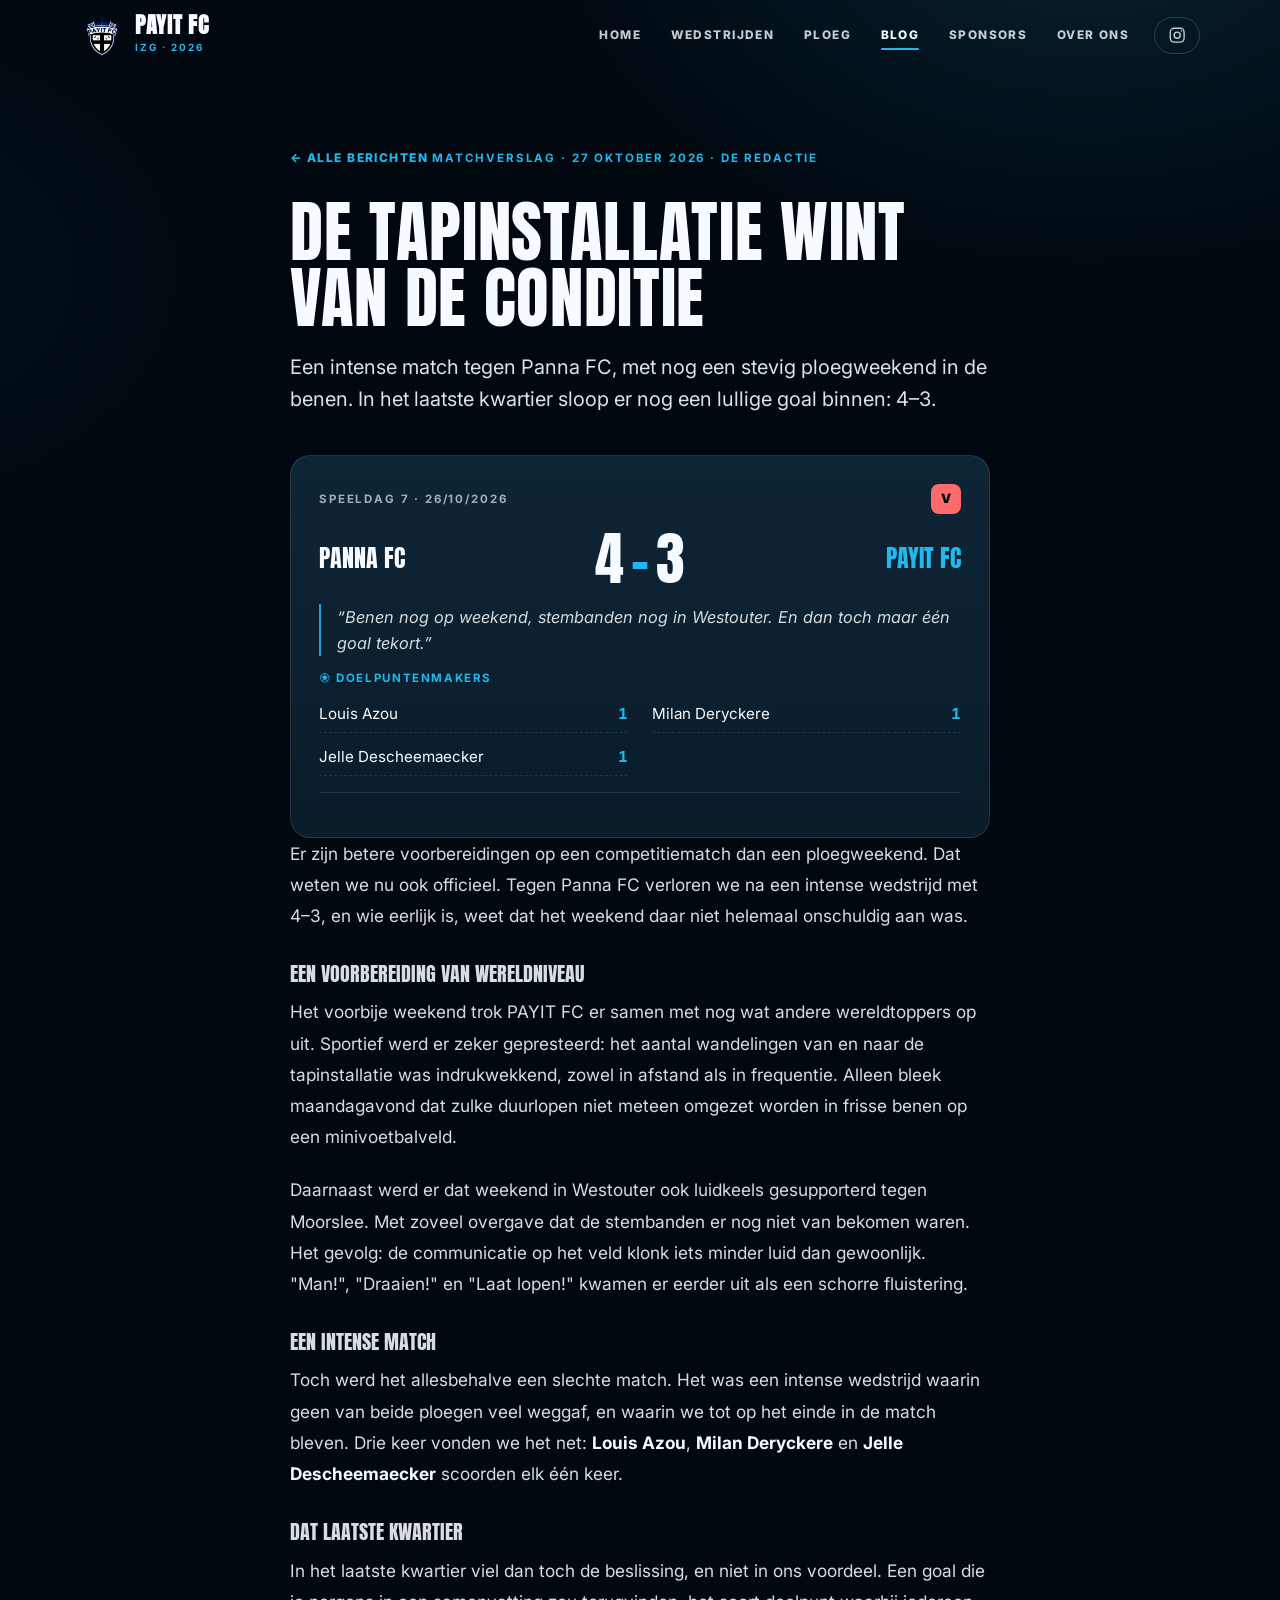
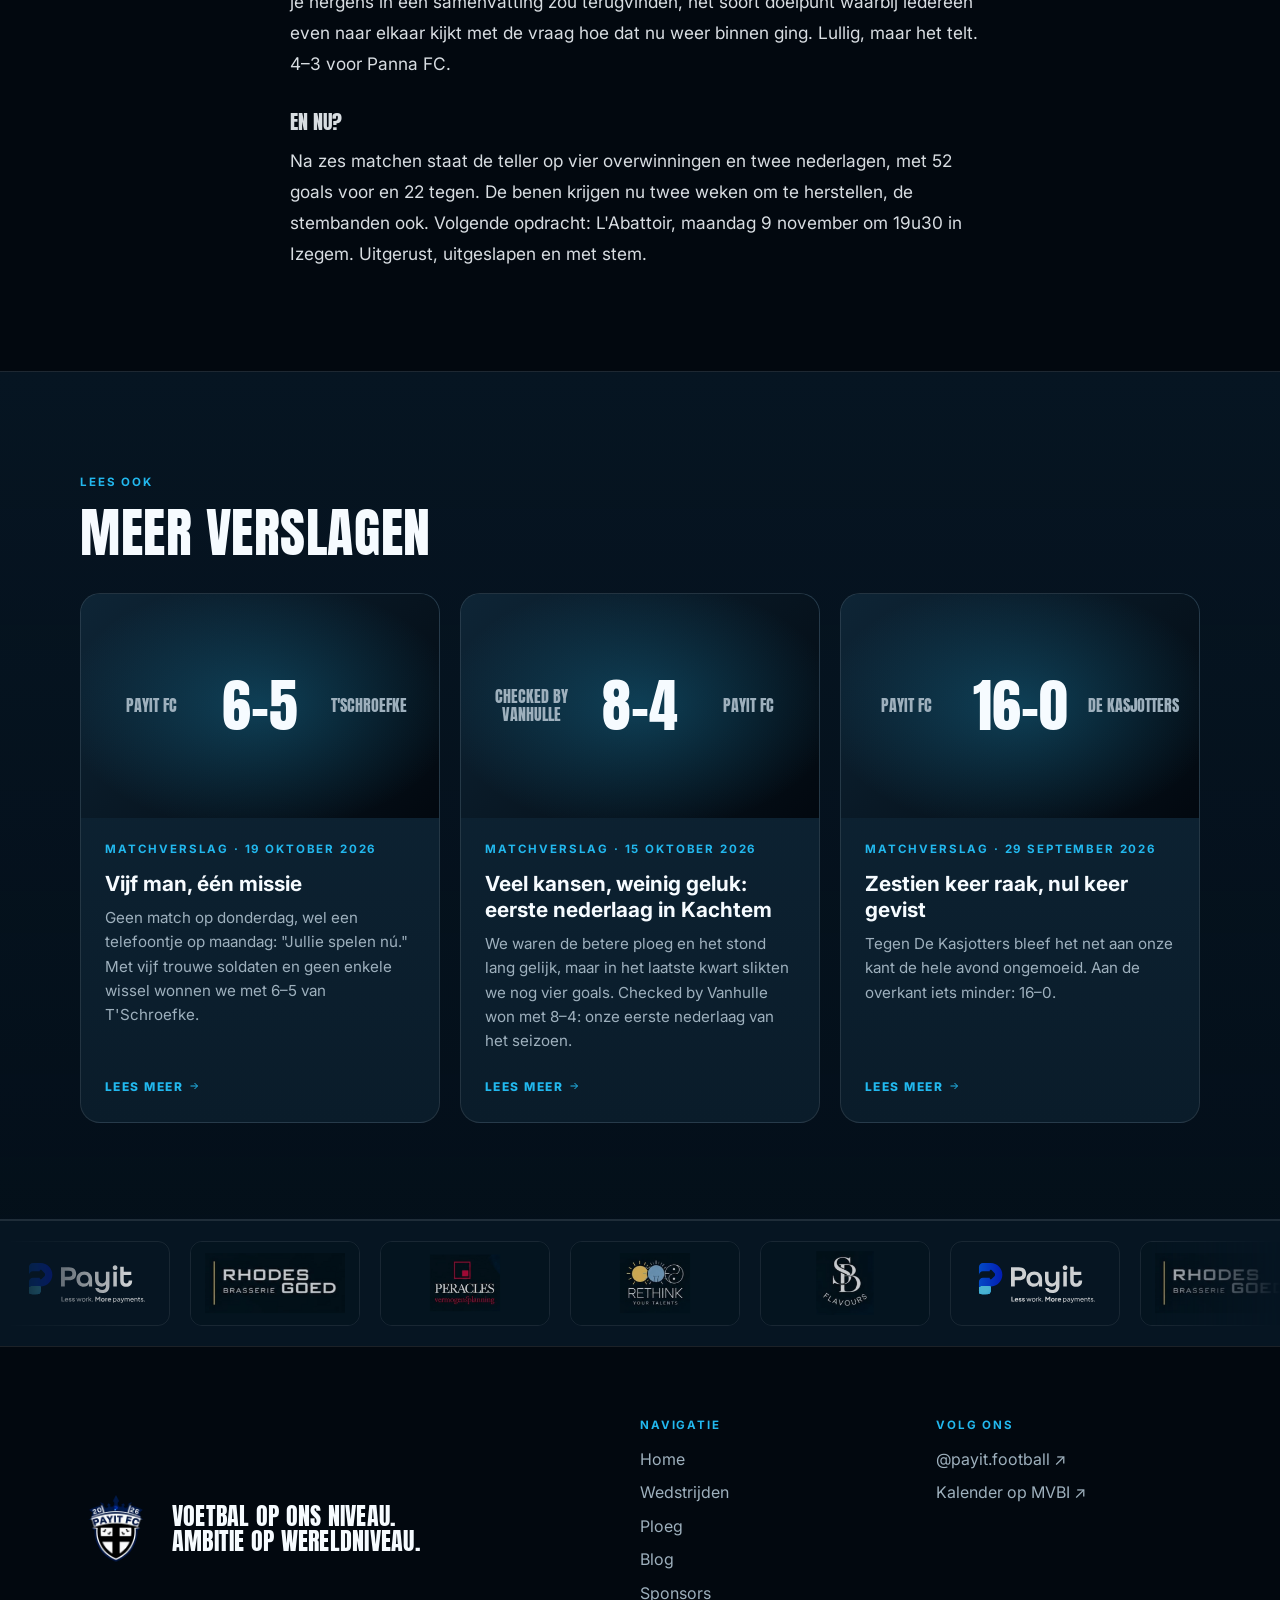
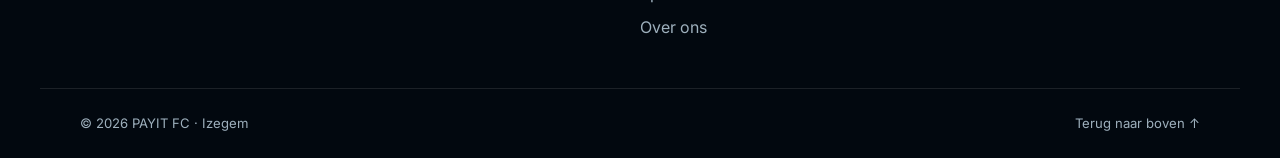
<file: blog-speeldag-7-panna-fc.html>
<!doctype html>
<html lang="nl-BE">
<head>
  <meta charset="utf-8">
  <!-- Automatisch gegenereerd door scripts/build.mjs — niet met de hand aanpassen. -->
  <meta name="viewport" content="width=device-width, initial-scale=1, viewport-fit=cover">
  <title>De tapinstallatie wint van de conditie · PAYIT FC</title>
  <meta name="description" content="Een intense match tegen Panna FC, met nog een stevig ploegweekend in de benen. In het laatste kwartier sloop er nog een lullige goal binnen: 4–3.">
  <link rel="canonical" href="https://payitfc.be/blog-speeldag-7-panna-fc.html">
  <meta name="theme-color" content="#02080f">
  <meta property="og:site_name" content="PAYIT FC">
  <meta property="og:locale" content="nl_BE">
  <meta property="og:type" content="article">
  <meta property="og:title" content="De tapinstallatie wint van de conditie · PAYIT FC">
  <meta property="og:description" content="Een intense match tegen Panna FC, met nog een stevig ploegweekend in de benen. In het laatste kwartier sloop er nog een lullige goal binnen: 4–3.">
  <meta property="og:url" content="https://payitfc.be/blog-speeldag-7-panna-fc.html">
  <meta property="og:image" content="https://payitfc.be/images/og-payit-fc.jpg">
  <meta property="og:image:width" content="1200">
  <meta property="og:image:height" content="630">
  <meta name="twitter:card" content="summary_large_image">
  <link rel="icon" href="images/favicon.svg" type="image/svg+xml">
  <link rel="apple-touch-icon" href="images/apple-touch-icon.png">
  <link rel="preconnect" href="https://fonts.googleapis.com">
  <link rel="preconnect" href="https://fonts.gstatic.com" crossorigin>
  <link href="https://fonts.googleapis.com/css2?family=Anton&family=Inter:wght@400;600;700;800;900&display=swap" rel="stylesheet">
  <link rel="stylesheet" href="css/style.css">
  <script>if("IntersectionObserver" in window){document.documentElement.classList.add("js");setTimeout(function(){if(!window.PAYIT_RENDER)document.documentElement.classList.remove("js")},3000)}</script>
  <script type="application/ld+json">{"@context":"https://schema.org","@type":"BlogPosting","headline":"De tapinstallatie wint van de conditie","description":"Een intense match tegen Panna FC, met nog een stevig ploegweekend in de benen. In het laatste kwartier sloop er nog een lullige goal binnen: 4–3.","datePublished":"2026-10-27","dateModified":"2026-10-27","inLanguage":"nl-BE","image":"https://payitfc.be/images/og-payit-fc.jpg","mainEntityOfPage":"https://payitfc.be/blog-speeldag-7-panna-fc.html","author":{"@type":"Organization","name":"PAYIT FC","url":"https://payitfc.be/"},"publisher":{"@type":"Organization","name":"PAYIT FC","logo":{"@type":"ImageObject","url":"https://payitfc.be/images/crest-960.webp"}}}</script>
  <script type="application/ld+json">{"@context":"https://schema.org","@type":"BreadcrumbList","itemListElement":[{"@type":"ListItem","position":1,"name":"Home","item":"https://payitfc.be/"},{"@type":"ListItem","position":2,"name":"Blog","item":"https://payitfc.be/blog.html"},{"@type":"ListItem","position":3,"name":"De tapinstallatie wint van de conditie","item":"https://payitfc.be/blog-speeldag-7-panna-fc.html"}]}</script>
</head>
<body data-page="artikel" data-artikel="speeldag-7-panna-fc">
<a class="skip" href="#main">Naar inhoud</a>
    <header class="site-header" id="top">
      <div class="wrap header-inner">
        <a class="brand" href="index.html" aria-label="PAYIT FC home">
          <img src="images/crest-160.webp" alt="" width="44" height="44">
          <span><strong>PAYIT FC</strong><small>IZG · 2026</small></span>
        </a>
        <nav class="main-nav" id="main-nav" aria-label="Hoofdmenu">
          <a href="index.html">Home</a><a href="wedstrijden.html">Wedstrijden</a><a href="ploeg.html">Ploeg</a><a href="blog.html" aria-current="page">Blog</a><a href="sponsors.html">Sponsors</a><a href="over-ons.html">Over ons</a>
          <a class="nav-ig" href="https://www.instagram.com/payit.football/" target="_blank" rel="noopener"><svg viewBox="0 0 24 24" fill="none" stroke="currentColor" stroke-width="1.8" aria-hidden="true"><rect x="3" y="3" width="18" height="18" rx="5"/><circle cx="12" cy="12" r="4"/><circle cx="17.5" cy="6.5" r="1" fill="currentColor" stroke="none"/></svg><span>Instagram</span></a>
        </nav>
        <button class="menu-btn" aria-expanded="false" aria-controls="main-nav" aria-label="Menu"><span></span><span></span></button>
      </div>
    </header>
  <main id="main" data-stempel="1dnh7f0">
      <article class="article">
        <header class="article-head wrap narrow">
          <a class="link-arrow back" href="blog.html">← Alle berichten</a>
          <p class="kicker">Matchverslag · 27 oktober 2026 · De redactie</p>
          <h1 class="display">De tapinstallatie wint van de conditie</h1>
          <p class="lead">Een intense match tegen Panna FC, met nog een stevig ploegweekend in de benen. In het laatste kwartier sloop er nog een lullige goal binnen: 4–3.</p>
        </header>
        <div class="wrap narrow">
      <article class="card result-card full">
        <div class="result-top">
          <span class="kicker">Speeldag 7 · 26/10/2026</span>
          <span class="badge badge-V" title="Verlies">V</span>
        </div>
        <div class="scoreline">
          <span class="team"><span class="">Panna FC</span></span>
          <span class="score">4<i>–</i>3</span>
          <span class="team"><span class="us">PAYIT FC</span></span>
        </div>
        <p class="quote">“Benen nog op weekend, stembanden nog in Westouter. En dan toch maar één goal tekort.”</p>

          <div class="scorers">
            <h4><svg viewBox="0 0 24 24" fill="none" stroke="currentColor" stroke-width="1.6" aria-hidden="true"><circle cx="12" cy="12" r="9"/><path d="M12 7.5l4 2.9-1.5 4.7h-5L8 10.4z" fill="currentColor"/><path d="M12 3v4.5M16 10.4l4.3-1.4M14.5 15.1l2.7 3.7M9.5 15.1l-2.7 3.7M8 10.4 3.7 9"/></svg> Doelpuntenmakers</h4>
            <ul><li><span>Louis Azou</span><b>1</b></li><li><span>Milan Deryckere</span><b>1</b></li><li><span>Jelle Descheemaecker</span><b>1</b></li></ul>
          </div>
        <div class="result-foot">
          <span></span>

        </div>
      </article></div>

        <div class="wrap narrow prose">
        <p>Er zijn betere voorbereidingen op een competitiematch dan een ploegweekend. Dat weten we nu ook officieel. Tegen Panna FC verloren we na een intense wedstrijd met 4–3, en wie eerlijk is, weet dat het weekend daar niet helemaal onschuldig aan was.</p>

        <h3>Een voorbereiding van wereldniveau</h3>
        <p>Het voorbije weekend trok PAYIT FC er samen met nog wat andere wereldtoppers op uit. Sportief werd er zeker gepresteerd: het aantal wandelingen van en naar de tapinstallatie was indrukwekkend, zowel in afstand als in frequentie. Alleen bleek maandagavond dat zulke duurlopen niet meteen omgezet worden in frisse benen op een minivoetbalveld.</p>
        <p>Daarnaast werd er dat weekend in Westouter ook luidkeels gesupporterd tegen Moorslee. Met zoveel overgave dat de stembanden er nog niet van bekomen waren. Het gevolg: de communicatie op het veld klonk iets minder luid dan gewoonlijk. "Man!", "Draaien!" en "Laat lopen!" kwamen er eerder uit als een schorre fluistering.</p>

        <h3>Een intense match</h3>
        <p>Toch werd het allesbehalve een slechte match. Het was een intense wedstrijd waarin geen van beide ploegen veel weggaf, en waarin we tot op het einde in de match bleven. Drie keer vonden we het net: <strong>Louis Azou</strong>, <strong>Milan Deryckere</strong> en <strong>Jelle Descheemaecker</strong> scoorden elk één keer.</p>

        <h3>Dat laatste kwartier</h3>
        <p>In het laatste kwartier viel dan toch de beslissing, en niet in ons voordeel. Een goal die je nergens in een samenvatting zou terugvinden, het soort doelpunt waarbij iedereen even naar elkaar kijkt met de vraag hoe dat nu weer binnen ging. Lullig, maar het telt. 4–3 voor Panna FC.</p>

        <h3>En nu?</h3>
        <p>Na zes matchen staat de teller op vier overwinningen en twee nederlagen, met 52 goals voor en 22 tegen. De benen krijgen nu twee weken om te herstellen, de stembanden ook. Volgende opdracht: L'Abattoir, maandag 9 november om 19u30 in Izegem. Uitgerust, uitgeslapen en met stem.</p>
      </div>
      </article>
      <section class="section alt"><div class="wrap">
    <div class="section-head">
      <div><p class="kicker">Lees ook</p><h2 class="display">Meer verslagen</h2></div>
    </div><div class="grid-3">
      <article class="card post-card ">
        <a href="blog-speeldag-6-tschroefke.html" class="post-link">
          <div class="post-media">
            <div class="post-score"><span>PAYIT FC</span><b>6–5</b><span>T&#39;Schroefke</span></div>
          </div>
          <div class="post-body">
            <p class="kicker">Matchverslag · 19 oktober 2026</p>
            <h3>Vijf man, één missie</h3>
            <p class="muted">Geen match op donderdag, wel een telefoontje op maandag: &quot;Jullie spelen nú.&quot; Met vijf trouwe soldaten en geen enkele wissel wonnen we met 6–5 van T&#39;Schroefke.</p>
            <span class="link-arrow">Lees meer <svg viewBox="0 0 24 24" fill="none" stroke="currentColor" stroke-width="2" aria-hidden="true"><path d="M5 12h14M13 6l6 6-6 6"/></svg></span>
          </div>
        </a>
      </article>
      <article class="card post-card ">
        <a href="blog-speeldag-5-checked-by-vanhulle.html" class="post-link">
          <div class="post-media">
            <div class="post-score"><span>Checked by Vanhulle</span><b>8–4</b><span>PAYIT FC</span></div>
          </div>
          <div class="post-body">
            <p class="kicker">Matchverslag · 15 oktober 2026</p>
            <h3>Veel kansen, weinig geluk: eerste nederlaag in Kachtem</h3>
            <p class="muted">We waren de betere ploeg en het stond lang gelijk, maar in het laatste kwart slikten we nog vier goals. Checked by Vanhulle won met 8–4: onze eerste nederlaag van het seizoen.</p>
            <span class="link-arrow">Lees meer <svg viewBox="0 0 24 24" fill="none" stroke="currentColor" stroke-width="2" aria-hidden="true"><path d="M5 12h14M13 6l6 6-6 6"/></svg></span>
          </div>
        </a>
      </article>
      <article class="card post-card ">
        <a href="blog-speeldag-3-kasjotters.html" class="post-link">
          <div class="post-media">
            <div class="post-score"><span>PAYIT FC</span><b>16–0</b><span>De Kasjotters</span></div>
          </div>
          <div class="post-body">
            <p class="kicker">Matchverslag · 29 september 2026</p>
            <h3>Zestien keer raak, nul keer gevist</h3>
            <p class="muted">Tegen De Kasjotters bleef het net aan onze kant de hele avond ongemoeid. Aan de overkant iets minder: 16–0.</p>
            <span class="link-arrow">Lees meer <svg viewBox="0 0 24 24" fill="none" stroke="currentColor" stroke-width="2" aria-hidden="true"><path d="M5 12h14M13 6l6 6-6 6"/></svg></span>
          </div>
        </a>
      </article></div></div></section>
  </main>
<section class="sponsor-strip" aria-label="Onze partners">
      <div class="marquee"><div class="marquee-track">
        <a href="https://www.payit.be/nl" target="_blank" rel="noopener" ><img src="images/sponsor-payit.svg" alt="Payit" loading="lazy"></a><a href="https://www.rhodesgoed.be/home/" target="_blank" rel="noopener" ><img src="images/sponsor-rhodesgoed-refined.png" alt="Rhodesgoed" loading="lazy"></a><a href="http://www.peracles.be/" target="_blank" rel="noopener" ><img src="images/sponsor-peracles-refined.png" alt="Peracles" loading="lazy"></a><a href="https://www.rethinkyourtalents.be/" target="_blank" rel="noopener" ><img src="images/sponsor-rethink-refined.png" alt="Rethink Your Talents" loading="lazy"></a><a href="https://www.sb-flavours.com/" target="_blank" rel="noopener" ><img src="images/sponsor-sbflavours-refined.png" alt="SB Flavours" loading="lazy"></a><a href="https://www.payit.be/nl" target="_blank" rel="noopener" aria-hidden="true" tabindex="-1"><img src="images/sponsor-payit.svg" alt="Payit" loading="lazy"></a><a href="https://www.rhodesgoed.be/home/" target="_blank" rel="noopener" aria-hidden="true" tabindex="-1"><img src="images/sponsor-rhodesgoed-refined.png" alt="Rhodesgoed" loading="lazy"></a><a href="http://www.peracles.be/" target="_blank" rel="noopener" aria-hidden="true" tabindex="-1"><img src="images/sponsor-peracles-refined.png" alt="Peracles" loading="lazy"></a><a href="https://www.rethinkyourtalents.be/" target="_blank" rel="noopener" aria-hidden="true" tabindex="-1"><img src="images/sponsor-rethink-refined.png" alt="Rethink Your Talents" loading="lazy"></a><a href="https://www.sb-flavours.com/" target="_blank" rel="noopener" aria-hidden="true" tabindex="-1"><img src="images/sponsor-sbflavours-refined.png" alt="SB Flavours" loading="lazy"></a>
      </div></div>
    </section>
    <footer class="site-footer">
      <div class="wrap footer-grid">
        <div class="footer-brand">
          <img src="images/crest-160.webp" alt="PAYIT FC wapen" width="72" height="72" loading="lazy">
          <p class="display">Voetbal op ons niveau.<br>Ambitie op wereldniveau.</p>
        </div>
        <div>
          <h3>Navigatie</h3>
          <ul><li><a href="index.html">Home</a></li><li><a href="wedstrijden.html">Wedstrijden</a></li><li><a href="ploeg.html">Ploeg</a></li><li><a href="blog.html">Blog</a></li><li><a href="sponsors.html">Sponsors</a></li><li><a href="over-ons.html">Over ons</a></li></ul>
        </div>
        <div>
          <h3>Volg ons</h3>
          <ul>
            <li><a href="https://www.instagram.com/payit.football/" target="_blank" rel="noopener">@payit.football ↗</a></li>
            <li><a href="https://www.mvbi.be" target="_blank" rel="noopener">Kalender op MVBI ↗</a></li>

          </ul>
        </div>
      </div>
      <div class="wrap footer-base">
        <span>© 2026 PAYIT FC · Izegem</span>
        <a href="#top">Terug naar boven ↑</a>
      </div>
    </footer>
  <script src="js/data.js"></script>
  <script src="js/klassement.js"></script>
  <script src="js/app.js"></script>
  <!-- Bezoekersstatistieken (GoatCounter: geen cookies, geen persoonsgegevens) — dashboard: https://payitfc.goatcounter.com -->
  <script>window.goatcounter = { path: function () { return location.pathname + location.search; } };</script>
  <script data-goatcounter="https://payitfc.goatcounter.com/count" async src="//gc.zgo.at/count.js"></script>
</body>
</html>
</file>
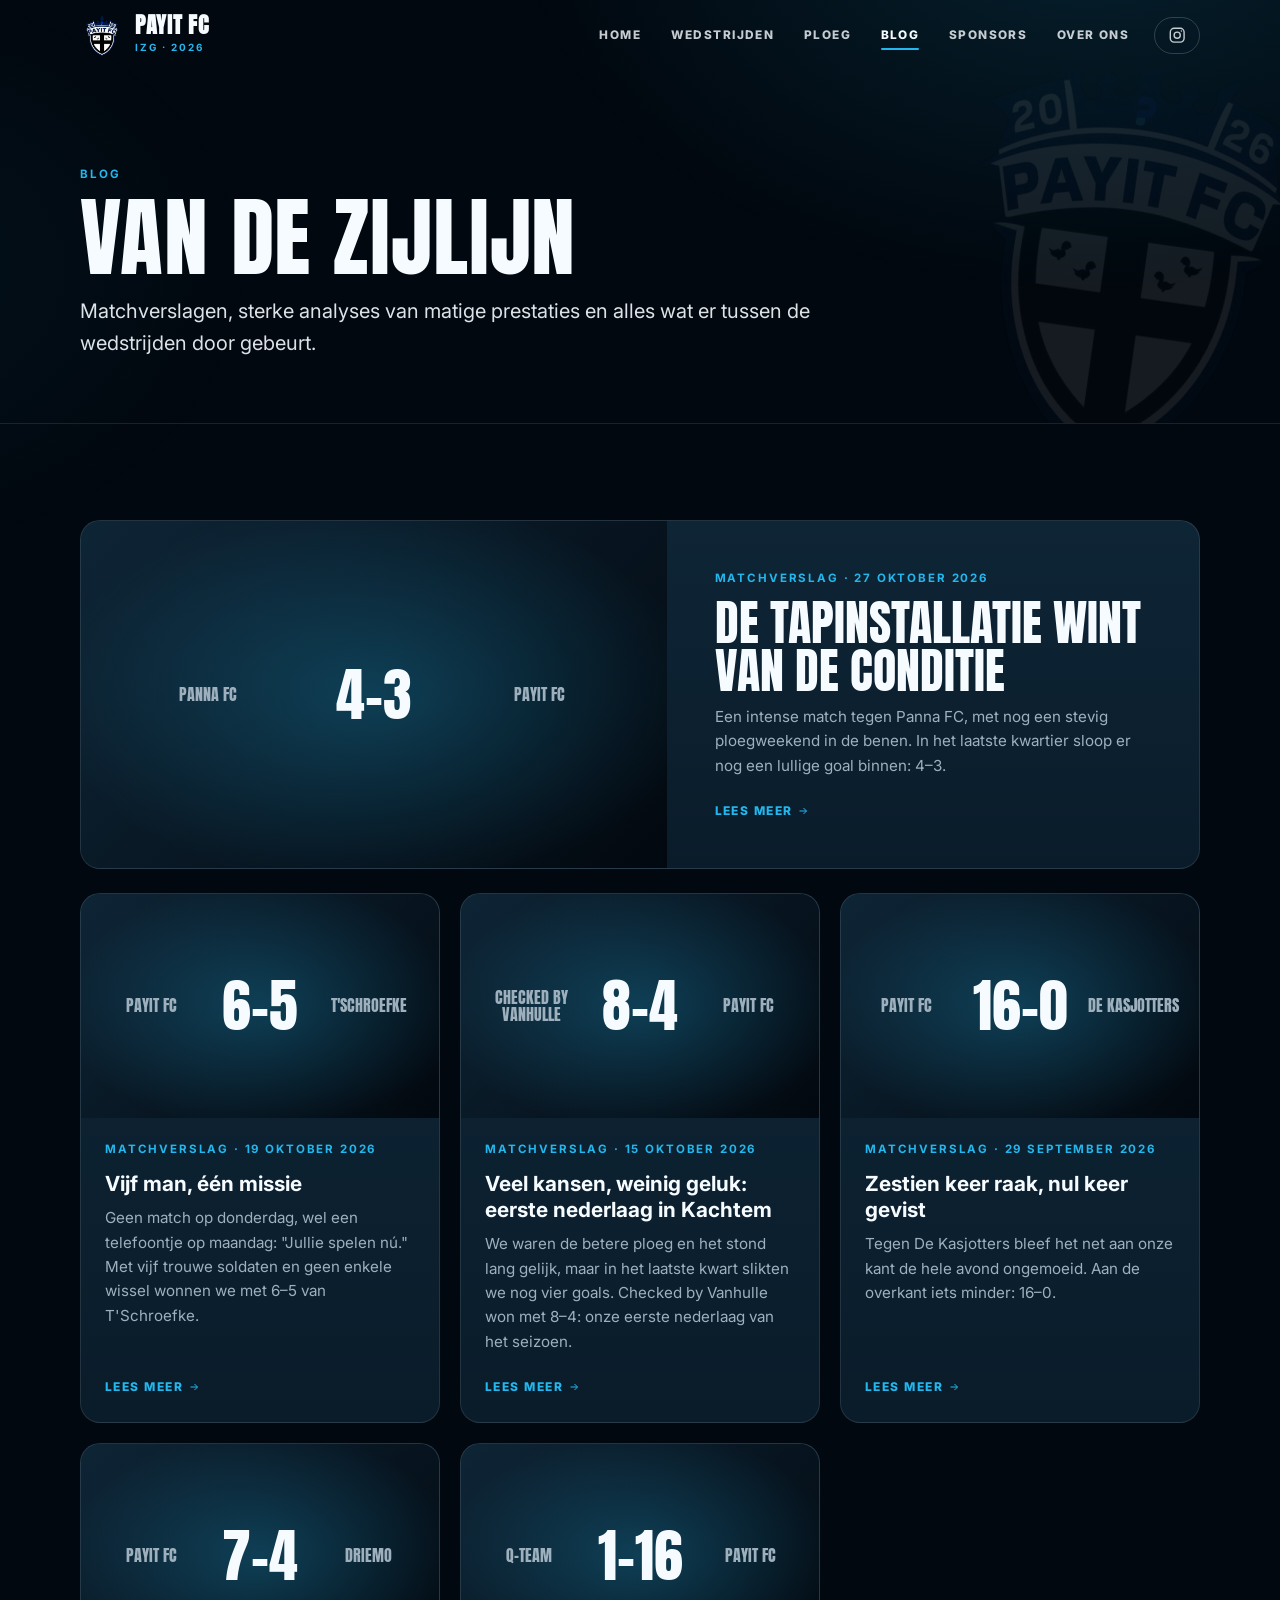
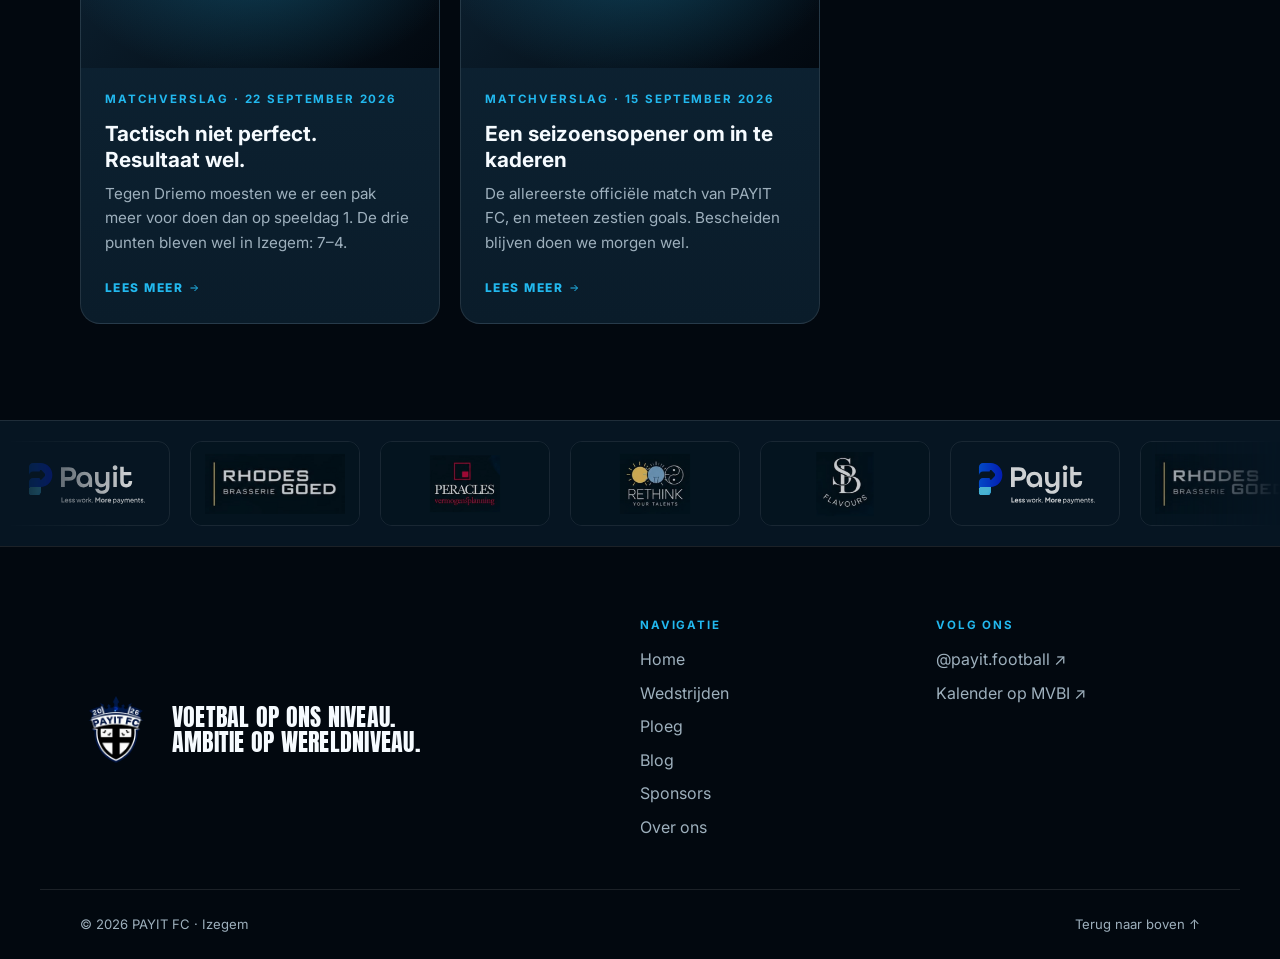
<file: blog.html>
<!doctype html>
<html lang="nl-BE">
<head>
  <meta charset="utf-8">
  <!-- Automatisch gegenereerd door scripts/build.mjs — niet met de hand aanpassen. -->
  <meta name="viewport" content="width=device-width, initial-scale=1, viewport-fit=cover">
  <title>Blog en matchverslagen · PAYIT FC</title>
  <meta name="description" content="Alle matchverslagen van PAYIT FC, minivoetbal Izegem: wat er gebeurde, wie scoorde en wie Payit Player of the Match werd.">
  <link rel="canonical" href="https://payitfc.be/blog.html">
  <meta name="theme-color" content="#02080f">
  <meta property="og:site_name" content="PAYIT FC">
  <meta property="og:locale" content="nl_BE">
  <meta property="og:type" content="website">
  <meta property="og:title" content="Blog en matchverslagen · PAYIT FC">
  <meta property="og:description" content="Alle matchverslagen van PAYIT FC, minivoetbal Izegem: wat er gebeurde, wie scoorde en wie Payit Player of the Match werd.">
  <meta property="og:url" content="https://payitfc.be/blog.html">
  <meta property="og:image" content="https://payitfc.be/images/og-payit-fc.jpg">
  <meta property="og:image:width" content="1200">
  <meta property="og:image:height" content="630">
  <meta name="twitter:card" content="summary_large_image">
  <link rel="icon" href="images/favicon.svg" type="image/svg+xml">
  <link rel="apple-touch-icon" href="images/apple-touch-icon.png">
  <link rel="preconnect" href="https://fonts.googleapis.com">
  <link rel="preconnect" href="https://fonts.gstatic.com" crossorigin>
  <link href="https://fonts.googleapis.com/css2?family=Anton&family=Inter:wght@400;600;700;800;900&display=swap" rel="stylesheet">
  <link rel="stylesheet" href="css/style.css">
  <script>if("IntersectionObserver" in window){document.documentElement.classList.add("js");setTimeout(function(){if(!window.PAYIT_RENDER)document.documentElement.classList.remove("js")},3000)}</script>
  <script type="application/ld+json">{"@context":"https://schema.org","@type":"BreadcrumbList","itemListElement":[{"@type":"ListItem","position":1,"name":"Home","item":"https://payitfc.be/"},{"@type":"ListItem","position":2,"name":"Blog","item":"https://payitfc.be/blog.html"}]}</script>
</head>
<body data-page="blog">
<a class="skip" href="#main">Naar inhoud</a>
    <header class="site-header" id="top">
      <div class="wrap header-inner">
        <a class="brand" href="index.html" aria-label="PAYIT FC home">
          <img src="images/crest-160.webp" alt="" width="44" height="44">
          <span><strong>PAYIT FC</strong><small>IZG · 2026</small></span>
        </a>
        <nav class="main-nav" id="main-nav" aria-label="Hoofdmenu">
          <a href="index.html">Home</a><a href="wedstrijden.html">Wedstrijden</a><a href="ploeg.html">Ploeg</a><a href="blog.html" aria-current="page">Blog</a><a href="sponsors.html">Sponsors</a><a href="over-ons.html">Over ons</a>
          <a class="nav-ig" href="https://www.instagram.com/payit.football/" target="_blank" rel="noopener"><svg viewBox="0 0 24 24" fill="none" stroke="currentColor" stroke-width="1.8" aria-hidden="true"><rect x="3" y="3" width="18" height="18" rx="5"/><circle cx="12" cy="12" r="4"/><circle cx="17.5" cy="6.5" r="1" fill="currentColor" stroke="none"/></svg><span>Instagram</span></a>
        </nav>
        <button class="menu-btn" aria-expanded="false" aria-controls="main-nav" aria-label="Menu"><span></span><span></span></button>
      </div>
    </header>
  <main id="main" data-stempel="1dnh7f0">

    <section class="page-hero">
      <div class="wrap">
        <p class="kicker">Blog</p>
        <h1 class="display">Van de zijlijn</h1>
        <p class="lead">Matchverslagen, sterke analyses van matige prestaties en alles wat er tussen de wedstrijden door gebeurt.</p>
      </div>
      <img src="images/crest-480.webp" class="page-hero-crest" alt="" aria-hidden="true" width="480" height="480">
    </section>
      <section class="section">
        <div class="wrap">

      <article class="card post-card big">
        <a href="blog-speeldag-7-panna-fc.html" class="post-link">
          <div class="post-media">
            <div class="post-score"><span>Panna FC</span><b>4–3</b><span>PAYIT FC</span></div>
          </div>
          <div class="post-body">
            <p class="kicker">Matchverslag · 27 oktober 2026</p>
            <h3>De tapinstallatie wint van de conditie</h3>
            <p class="muted">Een intense match tegen Panna FC, met nog een stevig ploegweekend in de benen. In het laatste kwartier sloop er nog een lullige goal binnen: 4–3.</p>
            <span class="link-arrow">Lees meer <svg viewBox="0 0 24 24" fill="none" stroke="currentColor" stroke-width="2" aria-hidden="true"><path d="M5 12h14M13 6l6 6-6 6"/></svg></span>
          </div>
        </a>
      </article>
          <div class="grid-3 mt">
      <article class="card post-card ">
        <a href="blog-speeldag-6-tschroefke.html" class="post-link">
          <div class="post-media">
            <div class="post-score"><span>PAYIT FC</span><b>6–5</b><span>T&#39;Schroefke</span></div>
          </div>
          <div class="post-body">
            <p class="kicker">Matchverslag · 19 oktober 2026</p>
            <h3>Vijf man, één missie</h3>
            <p class="muted">Geen match op donderdag, wel een telefoontje op maandag: &quot;Jullie spelen nú.&quot; Met vijf trouwe soldaten en geen enkele wissel wonnen we met 6–5 van T&#39;Schroefke.</p>
            <span class="link-arrow">Lees meer <svg viewBox="0 0 24 24" fill="none" stroke="currentColor" stroke-width="2" aria-hidden="true"><path d="M5 12h14M13 6l6 6-6 6"/></svg></span>
          </div>
        </a>
      </article>
      <article class="card post-card ">
        <a href="blog-speeldag-5-checked-by-vanhulle.html" class="post-link">
          <div class="post-media">
            <div class="post-score"><span>Checked by Vanhulle</span><b>8–4</b><span>PAYIT FC</span></div>
          </div>
          <div class="post-body">
            <p class="kicker">Matchverslag · 15 oktober 2026</p>
            <h3>Veel kansen, weinig geluk: eerste nederlaag in Kachtem</h3>
            <p class="muted">We waren de betere ploeg en het stond lang gelijk, maar in het laatste kwart slikten we nog vier goals. Checked by Vanhulle won met 8–4: onze eerste nederlaag van het seizoen.</p>
            <span class="link-arrow">Lees meer <svg viewBox="0 0 24 24" fill="none" stroke="currentColor" stroke-width="2" aria-hidden="true"><path d="M5 12h14M13 6l6 6-6 6"/></svg></span>
          </div>
        </a>
      </article>
      <article class="card post-card ">
        <a href="blog-speeldag-3-kasjotters.html" class="post-link">
          <div class="post-media">
            <div class="post-score"><span>PAYIT FC</span><b>16–0</b><span>De Kasjotters</span></div>
          </div>
          <div class="post-body">
            <p class="kicker">Matchverslag · 29 september 2026</p>
            <h3>Zestien keer raak, nul keer gevist</h3>
            <p class="muted">Tegen De Kasjotters bleef het net aan onze kant de hele avond ongemoeid. Aan de overkant iets minder: 16–0.</p>
            <span class="link-arrow">Lees meer <svg viewBox="0 0 24 24" fill="none" stroke="currentColor" stroke-width="2" aria-hidden="true"><path d="M5 12h14M13 6l6 6-6 6"/></svg></span>
          </div>
        </a>
      </article>
      <article class="card post-card ">
        <a href="blog-speeldag-2-driemo.html" class="post-link">
          <div class="post-media">
            <div class="post-score"><span>PAYIT FC</span><b>7–4</b><span>Driemo</span></div>
          </div>
          <div class="post-body">
            <p class="kicker">Matchverslag · 22 september 2026</p>
            <h3>Tactisch niet perfect. Resultaat wel.</h3>
            <p class="muted">Tegen Driemo moesten we er een pak meer voor doen dan op speeldag 1. De drie punten bleven wel in Izegem: 7–4.</p>
            <span class="link-arrow">Lees meer <svg viewBox="0 0 24 24" fill="none" stroke="currentColor" stroke-width="2" aria-hidden="true"><path d="M5 12h14M13 6l6 6-6 6"/></svg></span>
          </div>
        </a>
      </article>
      <article class="card post-card ">
        <a href="blog-speeldag-1-q-team.html" class="post-link">
          <div class="post-media">
            <div class="post-score"><span>Q-Team</span><b>1–16</b><span>PAYIT FC</span></div>
          </div>
          <div class="post-body">
            <p class="kicker">Matchverslag · 15 september 2026</p>
            <h3>Een seizoensopener om in te kaderen</h3>
            <p class="muted">De allereerste officiële match van PAYIT FC, en meteen zestien goals. Bescheiden blijven doen we morgen wel.</p>
            <span class="link-arrow">Lees meer <svg viewBox="0 0 24 24" fill="none" stroke="currentColor" stroke-width="2" aria-hidden="true"><path d="M5 12h14M13 6l6 6-6 6"/></svg></span>
          </div>
        </a>
      </article></div>
        </div>
      </section>
  </main>
<section class="sponsor-strip" aria-label="Onze partners">
      <div class="marquee"><div class="marquee-track">
        <a href="https://www.payit.be/nl" target="_blank" rel="noopener" ><img src="images/sponsor-payit.svg" alt="Payit" loading="lazy"></a><a href="https://www.rhodesgoed.be/home/" target="_blank" rel="noopener" ><img src="images/sponsor-rhodesgoed-refined.png" alt="Rhodesgoed" loading="lazy"></a><a href="http://www.peracles.be/" target="_blank" rel="noopener" ><img src="images/sponsor-peracles-refined.png" alt="Peracles" loading="lazy"></a><a href="https://www.rethinkyourtalents.be/" target="_blank" rel="noopener" ><img src="images/sponsor-rethink-refined.png" alt="Rethink Your Talents" loading="lazy"></a><a href="https://www.sb-flavours.com/" target="_blank" rel="noopener" ><img src="images/sponsor-sbflavours-refined.png" alt="SB Flavours" loading="lazy"></a><a href="https://www.payit.be/nl" target="_blank" rel="noopener" aria-hidden="true" tabindex="-1"><img src="images/sponsor-payit.svg" alt="Payit" loading="lazy"></a><a href="https://www.rhodesgoed.be/home/" target="_blank" rel="noopener" aria-hidden="true" tabindex="-1"><img src="images/sponsor-rhodesgoed-refined.png" alt="Rhodesgoed" loading="lazy"></a><a href="http://www.peracles.be/" target="_blank" rel="noopener" aria-hidden="true" tabindex="-1"><img src="images/sponsor-peracles-refined.png" alt="Peracles" loading="lazy"></a><a href="https://www.rethinkyourtalents.be/" target="_blank" rel="noopener" aria-hidden="true" tabindex="-1"><img src="images/sponsor-rethink-refined.png" alt="Rethink Your Talents" loading="lazy"></a><a href="https://www.sb-flavours.com/" target="_blank" rel="noopener" aria-hidden="true" tabindex="-1"><img src="images/sponsor-sbflavours-refined.png" alt="SB Flavours" loading="lazy"></a>
      </div></div>
    </section>
    <footer class="site-footer">
      <div class="wrap footer-grid">
        <div class="footer-brand">
          <img src="images/crest-160.webp" alt="PAYIT FC wapen" width="72" height="72" loading="lazy">
          <p class="display">Voetbal op ons niveau.<br>Ambitie op wereldniveau.</p>
        </div>
        <div>
          <h3>Navigatie</h3>
          <ul><li><a href="index.html">Home</a></li><li><a href="wedstrijden.html">Wedstrijden</a></li><li><a href="ploeg.html">Ploeg</a></li><li><a href="blog.html">Blog</a></li><li><a href="sponsors.html">Sponsors</a></li><li><a href="over-ons.html">Over ons</a></li></ul>
        </div>
        <div>
          <h3>Volg ons</h3>
          <ul>
            <li><a href="https://www.instagram.com/payit.football/" target="_blank" rel="noopener">@payit.football ↗</a></li>
            <li><a href="https://www.mvbi.be" target="_blank" rel="noopener">Kalender op MVBI ↗</a></li>

          </ul>
        </div>
      </div>
      <div class="wrap footer-base">
        <span>© 2026 PAYIT FC · Izegem</span>
        <a href="#top">Terug naar boven ↑</a>
      </div>
    </footer>
  <script src="js/data.js"></script>
  <script src="js/klassement.js"></script>
  <script src="js/app.js"></script>
  <!-- Bezoekersstatistieken (GoatCounter: geen cookies, geen persoonsgegevens) — dashboard: https://payitfc.goatcounter.com -->
  <script>window.goatcounter = { path: function () { return location.pathname + location.search; } };</script>
  <script data-goatcounter="https://payitfc.goatcounter.com/count" async src="//gc.zgo.at/count.js"></script>
</body>
</html>
</file>
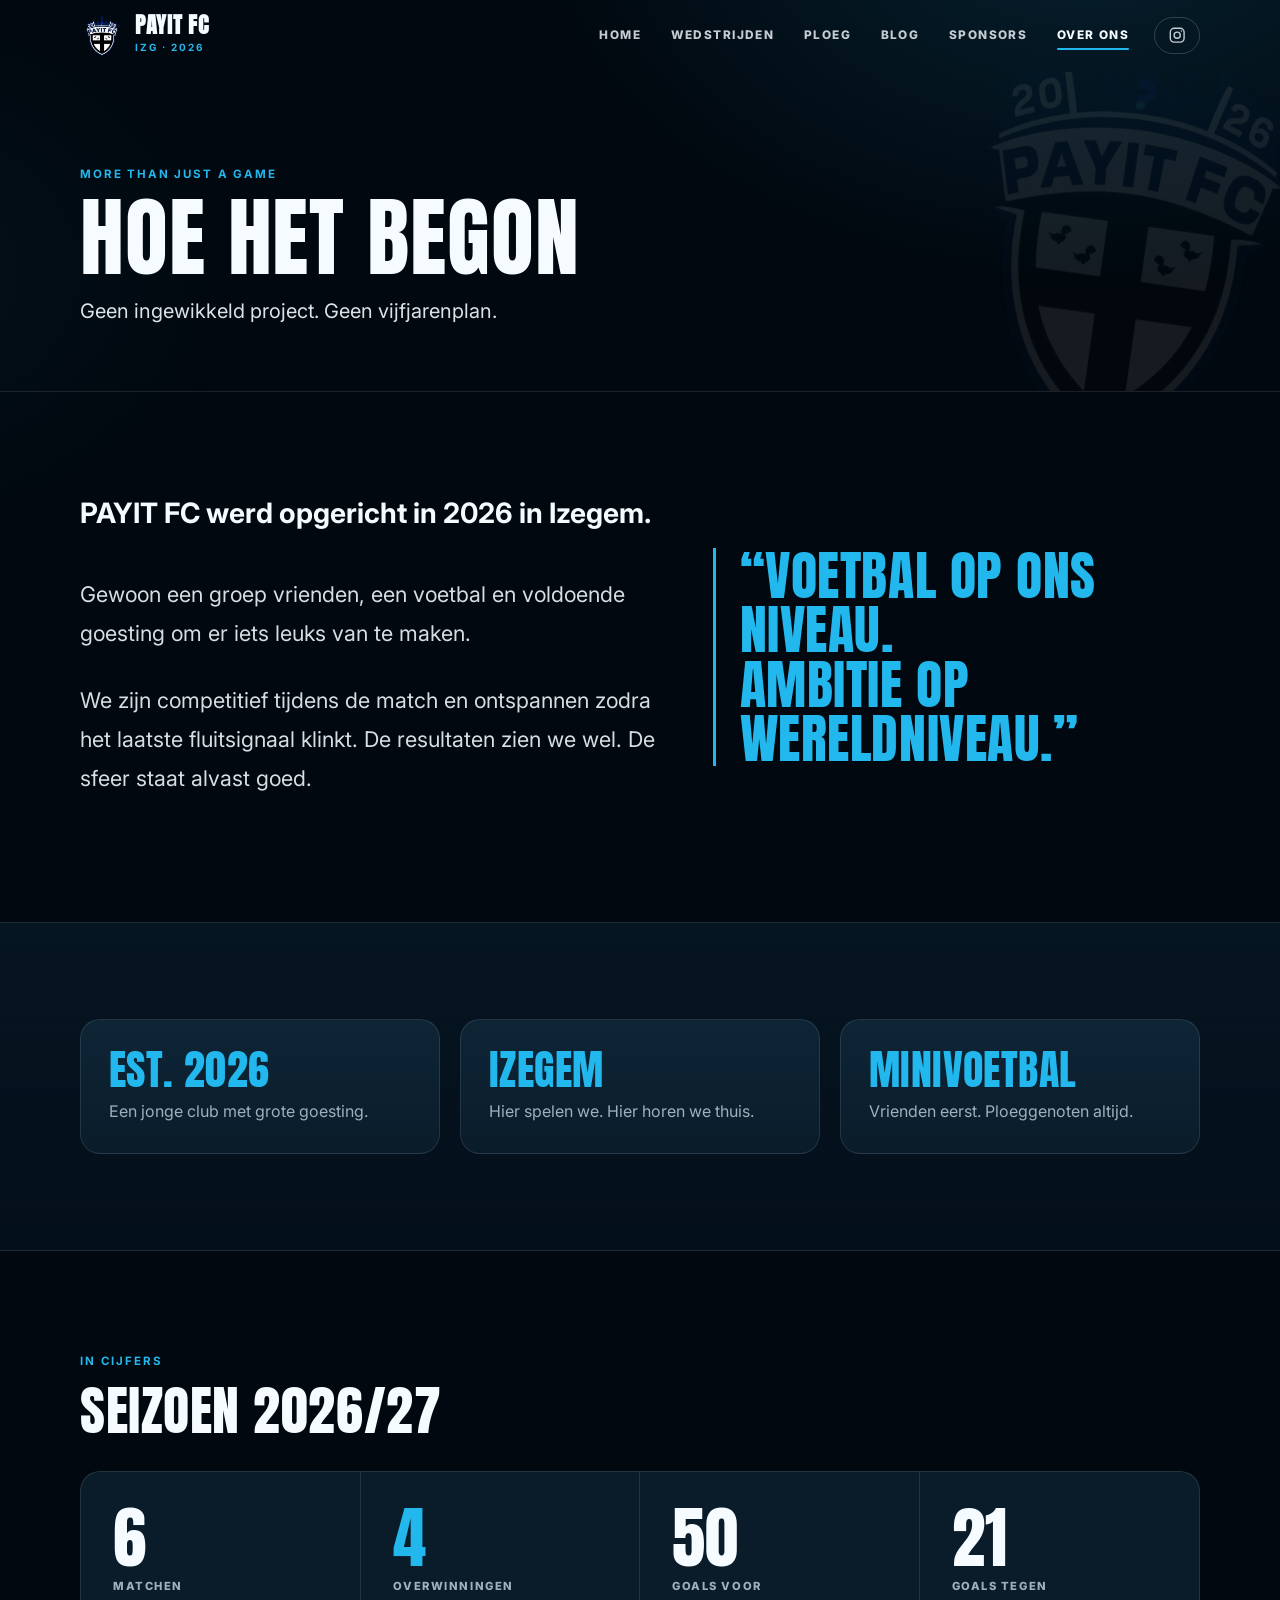
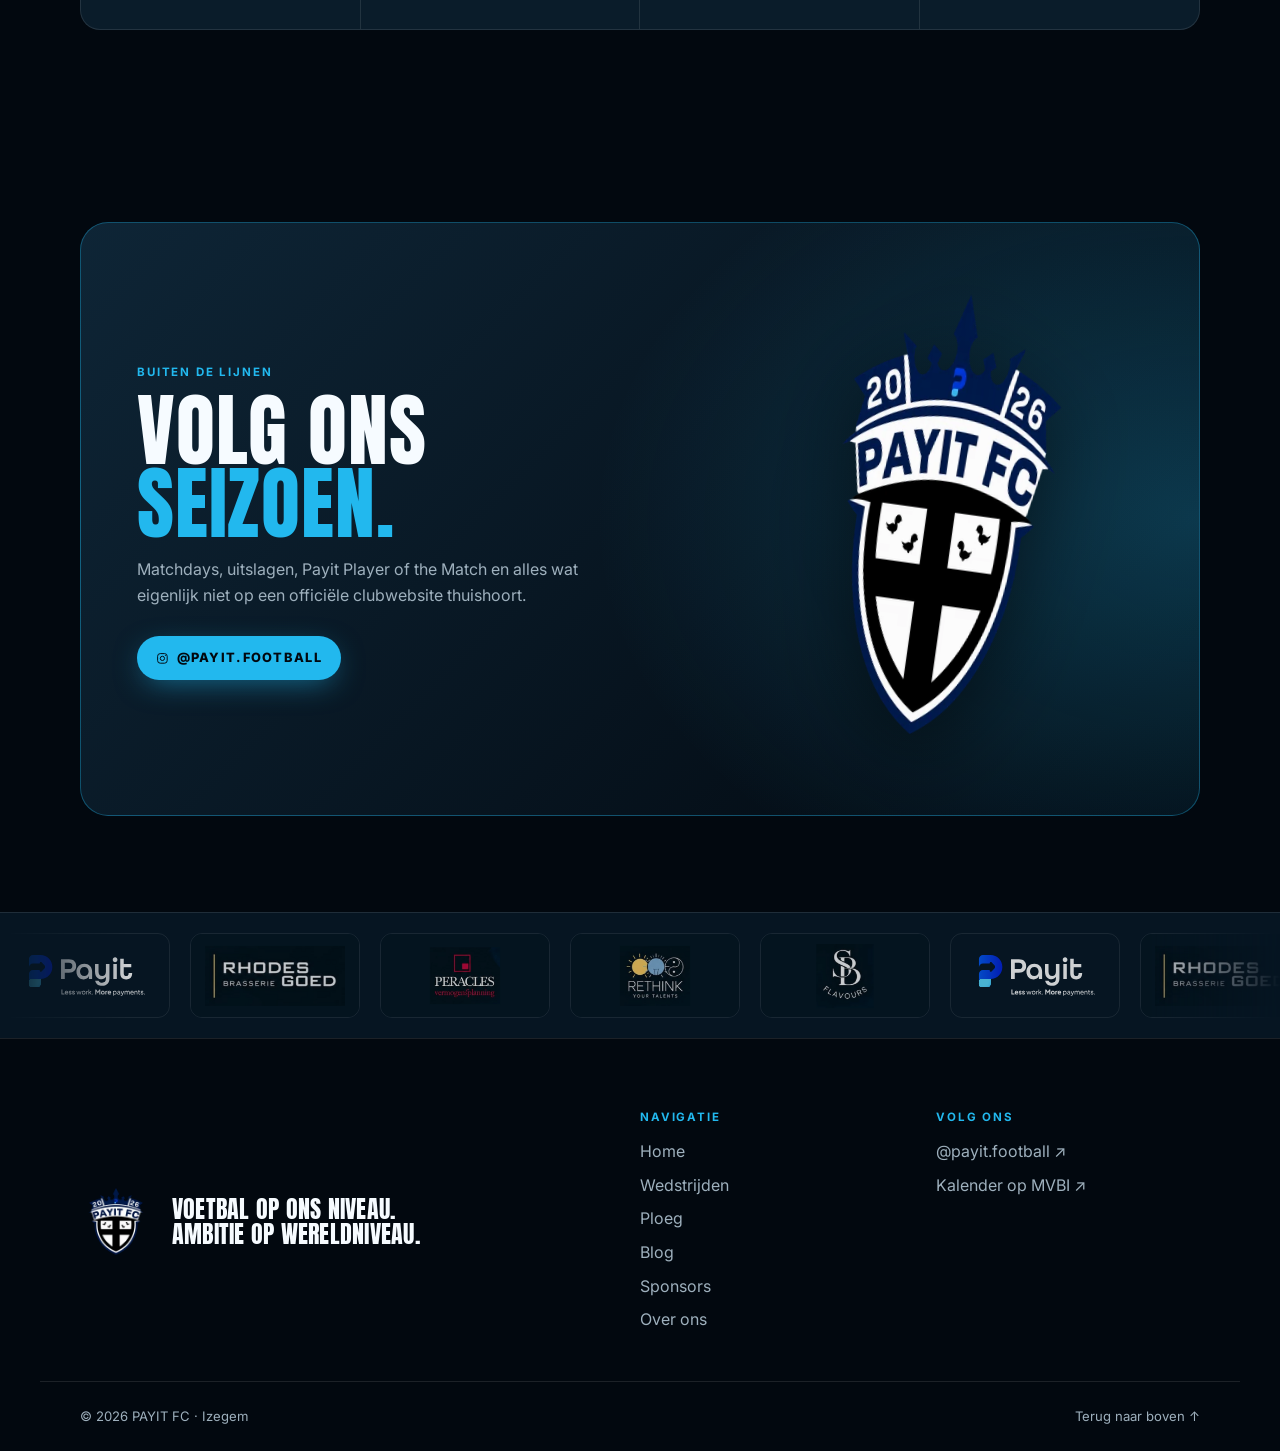
<file: over-ons.html>
<!doctype html>
<html lang="nl-BE">
<head>
  <meta charset="utf-8">
  <!-- Automatisch gegenereerd door scripts/build.mjs — niet met de hand aanpassen. -->
  <meta name="viewport" content="width=device-width, initial-scale=1, viewport-fit=cover">
  <title>Over ons · PAYIT FC, minivoetbal Izegem</title>
  <meta name="description" content="PAYIT FC werd in 2026 opgericht in Izegem: een groep vrienden die minivoetbal speelt. Competitief tijdens de match, ontspannen erna.">
  <link rel="canonical" href="https://payitfc.be/over-ons.html">
  <meta name="theme-color" content="#02080f">
  <meta property="og:site_name" content="PAYIT FC">
  <meta property="og:locale" content="nl_BE">
  <meta property="og:type" content="website">
  <meta property="og:title" content="Over ons · PAYIT FC, minivoetbal Izegem">
  <meta property="og:description" content="PAYIT FC werd in 2026 opgericht in Izegem: een groep vrienden die minivoetbal speelt. Competitief tijdens de match, ontspannen erna.">
  <meta property="og:url" content="https://payitfc.be/over-ons.html">
  <meta property="og:image" content="https://payitfc.be/images/og-payit-fc.jpg">
  <meta property="og:image:width" content="1200">
  <meta property="og:image:height" content="630">
  <meta name="twitter:card" content="summary_large_image">
  <link rel="icon" href="images/favicon.svg" type="image/svg+xml">
  <link rel="apple-touch-icon" href="images/apple-touch-icon.png">
  <link rel="preconnect" href="https://fonts.googleapis.com">
  <link rel="preconnect" href="https://fonts.gstatic.com" crossorigin>
  <link href="https://fonts.googleapis.com/css2?family=Anton&family=Inter:wght@400;600;700;800;900&display=swap" rel="stylesheet">
  <link rel="stylesheet" href="css/style.css">
  <script>if("IntersectionObserver" in window){document.documentElement.classList.add("js");setTimeout(function(){if(!window.PAYIT_RENDER)document.documentElement.classList.remove("js")},3000)}</script>
  <script type="application/ld+json">{"@context":"https://schema.org","@type":"BreadcrumbList","itemListElement":[{"@type":"ListItem","position":1,"name":"Home","item":"https://payitfc.be/"},{"@type":"ListItem","position":2,"name":"Over ons","item":"https://payitfc.be/over-ons.html"}]}</script>
</head>
<body data-page="over-ons">
<a class="skip" href="#main">Naar inhoud</a>
    <header class="site-header" id="top">
      <div class="wrap header-inner">
        <a class="brand" href="index.html" aria-label="PAYIT FC home">
          <img src="images/crest-160.webp" alt="" width="44" height="44">
          <span><strong>PAYIT FC</strong><small>IZG · 2026</small></span>
        </a>
        <nav class="main-nav" id="main-nav" aria-label="Hoofdmenu">
          <a href="index.html">Home</a><a href="wedstrijden.html">Wedstrijden</a><a href="ploeg.html">Ploeg</a><a href="blog.html">Blog</a><a href="sponsors.html">Sponsors</a><a href="over-ons.html" aria-current="page">Over ons</a>
          <a class="nav-ig" href="https://www.instagram.com/payit.football/" target="_blank" rel="noopener"><svg viewBox="0 0 24 24" fill="none" stroke="currentColor" stroke-width="1.8" aria-hidden="true"><rect x="3" y="3" width="18" height="18" rx="5"/><circle cx="12" cy="12" r="4"/><circle cx="17.5" cy="6.5" r="1" fill="currentColor" stroke="none"/></svg><span>Instagram</span></a>
        </nav>
        <button class="menu-btn" aria-expanded="false" aria-controls="main-nav" aria-label="Menu"><span></span><span></span></button>
      </div>
    </header>
  <main id="main" data-stempel="1dnh7f0">

    <section class="page-hero">
      <div class="wrap">
        <p class="kicker">More than just a game</p>
        <h1 class="display">Hoe het begon</h1>
        <p class="lead">Geen ingewikkeld project. Geen vijfjarenplan.</p>
      </div>
      <img src="images/crest-480.webp" class="page-hero-crest" alt="" aria-hidden="true" width="480" height="480">
    </section>
      <section class="section">
        <div class="wrap about-grid">
          <div class="prose big"><p>PAYIT FC werd opgericht in 2026 in Izegem.</p><p>Gewoon een groep vrienden, een voetbal en voldoende goesting om er iets leuks van te maken.</p><p>We zijn competitief tijdens de match en ontspannen zodra het laatste fluitsignaal klinkt. De resultaten zien we wel. De sfeer staat alvast goed.</p></div>
          <blockquote class="slogan display">“Voetbal op ons niveau.<br>Ambitie op wereldniveau.”</blockquote>
        </div>
      </section>
      <section class="section alt">
        <div class="wrap">
          <div class="facts"><div class="card fact"><h3 class="display">Est. 2026</h3><p class="muted">Een jonge club met grote goesting.</p></div><div class="card fact"><h3 class="display">Izegem</h3><p class="muted">Hier spelen we. Hier horen we thuis.</p></div><div class="card fact"><h3 class="display">Minivoetbal</h3><p class="muted">Vrienden eerst. Ploeggenoten altijd.</p></div></div>
        </div>
      </section>
      <section class="section">
        <div class="wrap">

    <div class="section-head">
      <div><p class="kicker">In cijfers</p><h2 class="display">Seizoen 2026/27</h2></div>
    </div>

    <div class="stat-band">
      <div><b data-count="6">6</b><span>Matchen</span></div>
      <div><b data-count="4">4</b><span>Overwinningen</span></div>
      <div><b data-count="52">52</b><span>Goals voor</span></div>
      <div><b data-count="22">22</b><span>Goals tegen</span></div>
    </div>
        </div>
      </section>

    <section class="section">
      <div class="wrap">
        <div class="ig-cta">
          <div>
            <p class="kicker">Buiten de lijnen</p>
            <h2 class="display">Volg ons<br><span class="accent">seizoen.</span></h2>
            <p class="muted">Matchdays, uitslagen, Payit Player of the Match en alles wat eigenlijk niet op een officiële clubwebsite thuishoort.</p>
            <a class="btn btn-primary" href="https://www.instagram.com/payit.football/" target="_blank" rel="noopener"><svg viewBox="0 0 24 24" fill="none" stroke="currentColor" stroke-width="1.8" aria-hidden="true"><rect x="3" y="3" width="18" height="18" rx="5"/><circle cx="12" cy="12" r="4"/><circle cx="17.5" cy="6.5" r="1" fill="currentColor" stroke="none"/></svg> @payit.football</a>
          </div>
          <img src="images/crest-480.webp" alt="" width="480" height="480" loading="lazy">
        </div>
      </div>
    </section>
  </main>
<section class="sponsor-strip" aria-label="Onze partners">
      <div class="marquee"><div class="marquee-track">
        <a href="https://www.payit.be/nl" target="_blank" rel="noopener" ><img src="images/sponsor-payit.svg" alt="Payit" loading="lazy"></a><a href="https://www.rhodesgoed.be/home/" target="_blank" rel="noopener" ><img src="images/sponsor-rhodesgoed-refined.png" alt="Rhodesgoed" loading="lazy"></a><a href="http://www.peracles.be/" target="_blank" rel="noopener" ><img src="images/sponsor-peracles-refined.png" alt="Peracles" loading="lazy"></a><a href="https://www.rethinkyourtalents.be/" target="_blank" rel="noopener" ><img src="images/sponsor-rethink-refined.png" alt="Rethink Your Talents" loading="lazy"></a><a href="https://www.sb-flavours.com/" target="_blank" rel="noopener" ><img src="images/sponsor-sbflavours-refined.png" alt="SB Flavours" loading="lazy"></a><a href="https://www.payit.be/nl" target="_blank" rel="noopener" aria-hidden="true" tabindex="-1"><img src="images/sponsor-payit.svg" alt="Payit" loading="lazy"></a><a href="https://www.rhodesgoed.be/home/" target="_blank" rel="noopener" aria-hidden="true" tabindex="-1"><img src="images/sponsor-rhodesgoed-refined.png" alt="Rhodesgoed" loading="lazy"></a><a href="http://www.peracles.be/" target="_blank" rel="noopener" aria-hidden="true" tabindex="-1"><img src="images/sponsor-peracles-refined.png" alt="Peracles" loading="lazy"></a><a href="https://www.rethinkyourtalents.be/" target="_blank" rel="noopener" aria-hidden="true" tabindex="-1"><img src="images/sponsor-rethink-refined.png" alt="Rethink Your Talents" loading="lazy"></a><a href="https://www.sb-flavours.com/" target="_blank" rel="noopener" aria-hidden="true" tabindex="-1"><img src="images/sponsor-sbflavours-refined.png" alt="SB Flavours" loading="lazy"></a>
      </div></div>
    </section>
    <footer class="site-footer">
      <div class="wrap footer-grid">
        <div class="footer-brand">
          <img src="images/crest-160.webp" alt="PAYIT FC wapen" width="72" height="72" loading="lazy">
          <p class="display">Voetbal op ons niveau.<br>Ambitie op wereldniveau.</p>
        </div>
        <div>
          <h3>Navigatie</h3>
          <ul><li><a href="index.html">Home</a></li><li><a href="wedstrijden.html">Wedstrijden</a></li><li><a href="ploeg.html">Ploeg</a></li><li><a href="blog.html">Blog</a></li><li><a href="sponsors.html">Sponsors</a></li><li><a href="over-ons.html">Over ons</a></li></ul>
        </div>
        <div>
          <h3>Volg ons</h3>
          <ul>
            <li><a href="https://www.instagram.com/payit.football/" target="_blank" rel="noopener">@payit.football ↗</a></li>
            <li><a href="https://www.mvbi.be" target="_blank" rel="noopener">Kalender op MVBI ↗</a></li>

          </ul>
        </div>
      </div>
      <div class="wrap footer-base">
        <span>© 2026 PAYIT FC · Izegem</span>
        <a href="#top">Terug naar boven ↑</a>
      </div>
    </footer>
  <script src="js/data.js"></script>
  <script src="js/klassement.js"></script>
  <script src="js/app.js"></script>
  <!-- Bezoekersstatistieken (GoatCounter: geen cookies, geen persoonsgegevens) — dashboard: https://payitfc.goatcounter.com -->
  <script>window.goatcounter = { path: function () { return location.pathname + location.search; } };</script>
  <script data-goatcounter="https://payitfc.goatcounter.com/count" async src="//gc.zgo.at/count.js"></script>
</body>
</html>
</file>
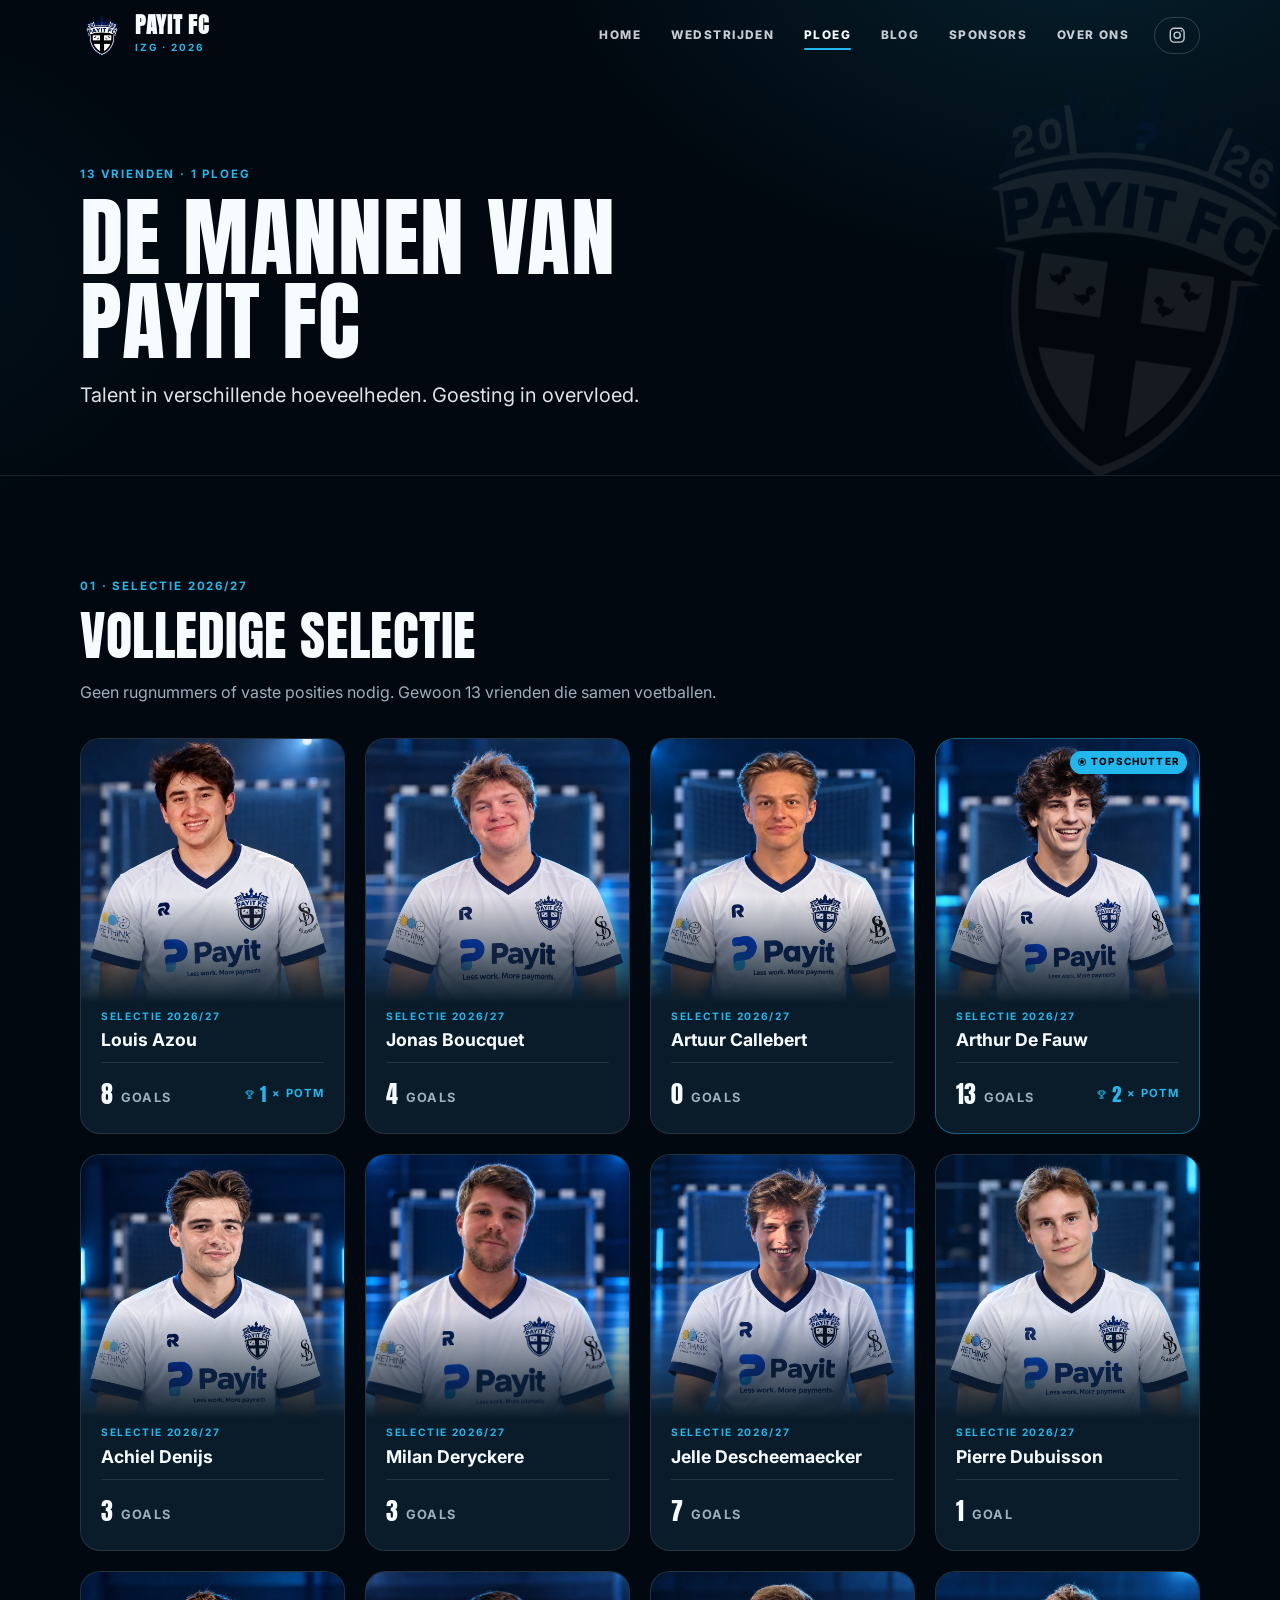
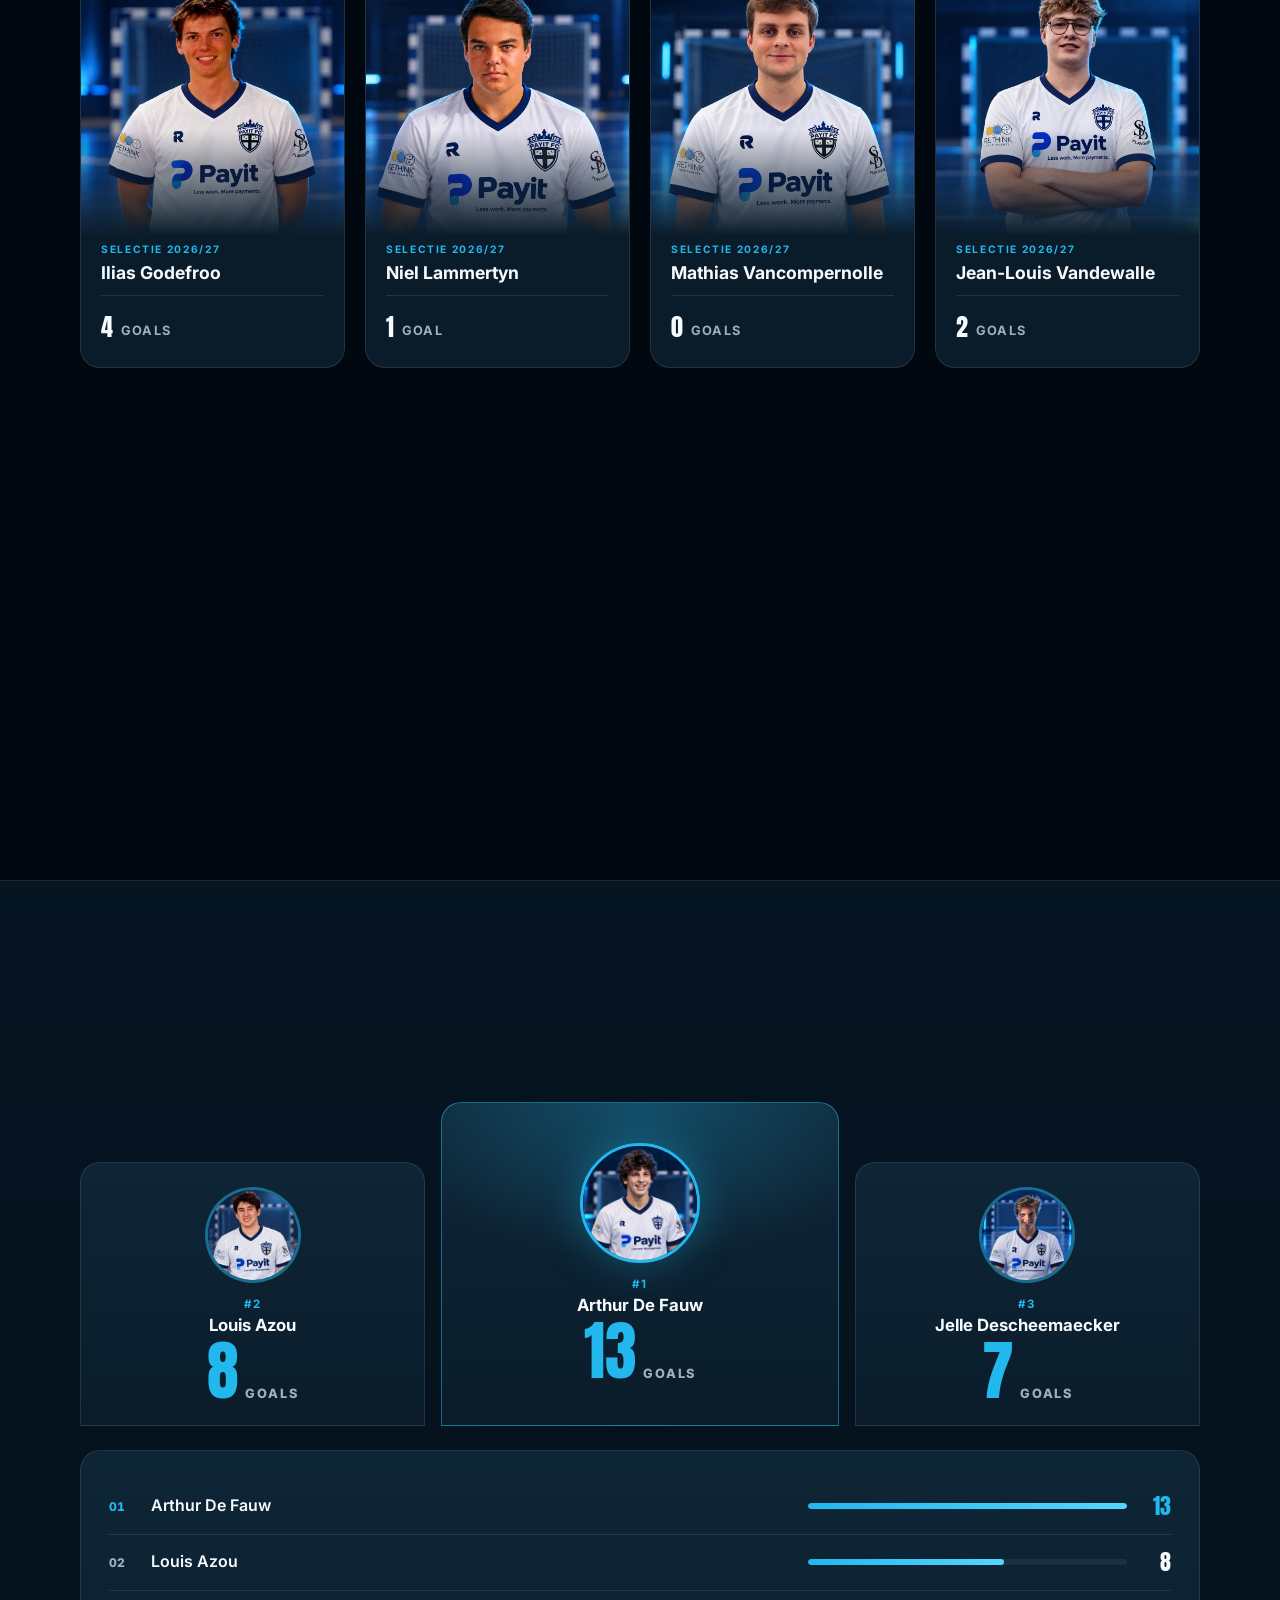
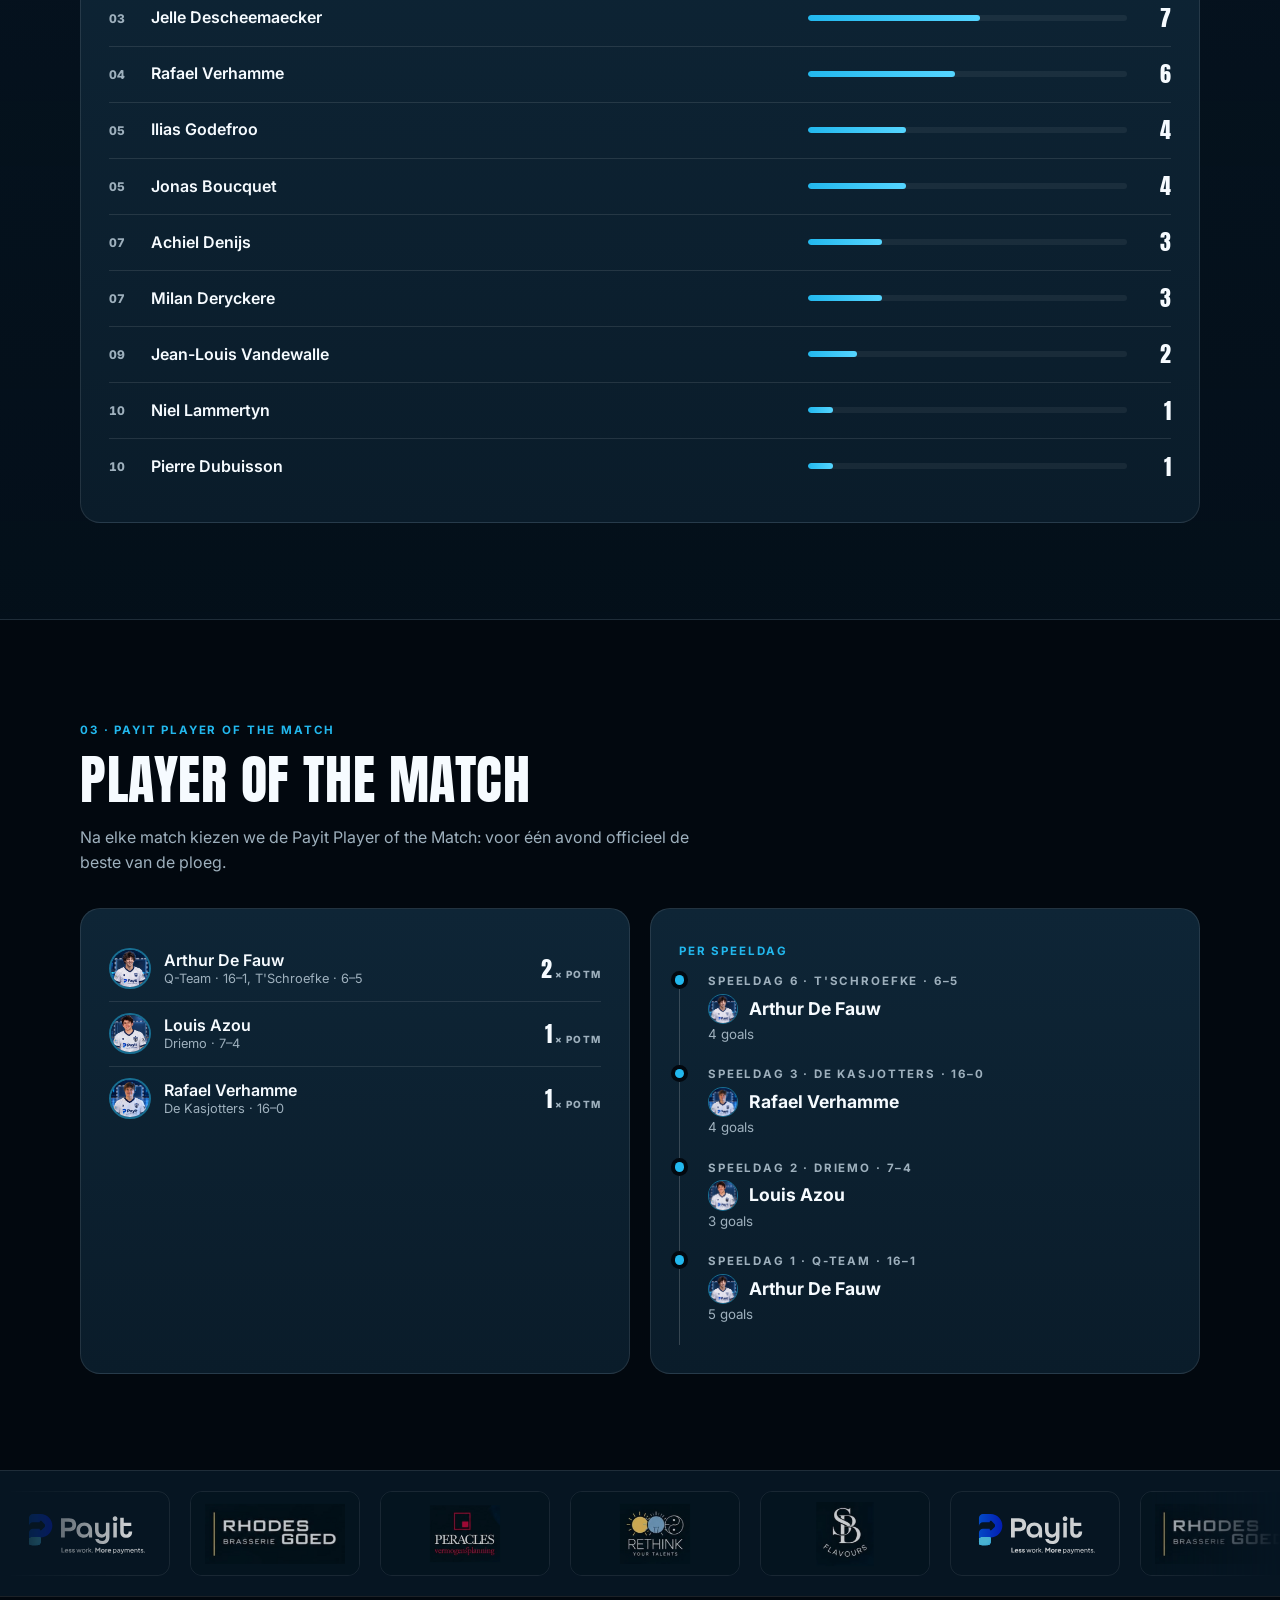
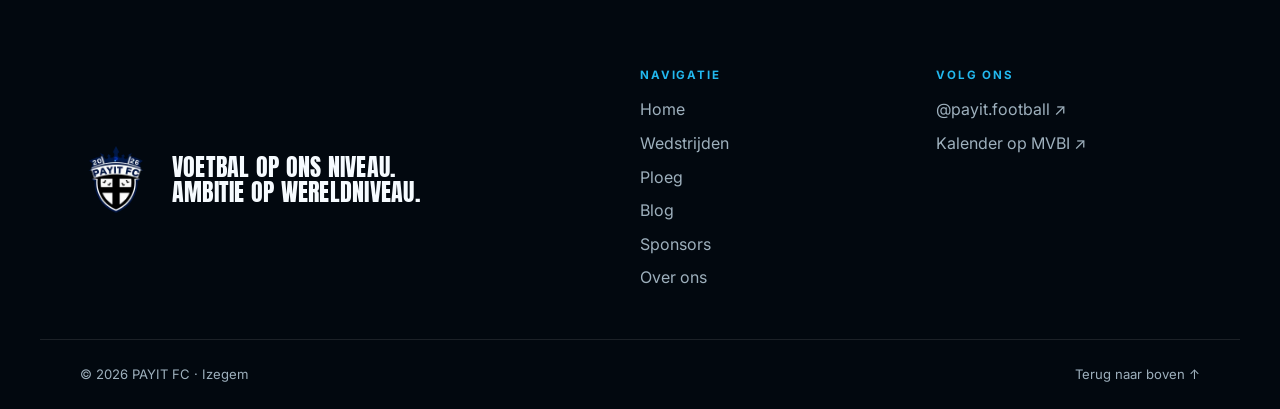
<file: ploeg.html>
<!doctype html>
<html lang="nl-BE">
<head>
  <meta charset="utf-8">
  <!-- Automatisch gegenereerd door scripts/build.mjs — niet met de hand aanpassen. -->
  <meta name="viewport" content="width=device-width, initial-scale=1, viewport-fit=cover">
  <title>Ploeg en topschutters · PAYIT FC minivoetbal Izegem</title>
  <meta name="description" content="De 13 spelers van PAYIT FC, de stand bij de topschutters en wie al Payit Player of the Match werd in seizoen 2026/27.">
  <link rel="canonical" href="https://payitfc.be/ploeg.html">
  <meta name="theme-color" content="#02080f">
  <meta property="og:site_name" content="PAYIT FC">
  <meta property="og:locale" content="nl_BE">
  <meta property="og:type" content="website">
  <meta property="og:title" content="Ploeg en topschutters · PAYIT FC minivoetbal Izegem">
  <meta property="og:description" content="De 13 spelers van PAYIT FC, de stand bij de topschutters en wie al Payit Player of the Match werd in seizoen 2026/27.">
  <meta property="og:url" content="https://payitfc.be/ploeg.html">
  <meta property="og:image" content="https://payitfc.be/images/og-payit-fc.jpg">
  <meta property="og:image:width" content="1200">
  <meta property="og:image:height" content="630">
  <meta name="twitter:card" content="summary_large_image">
  <link rel="icon" href="images/favicon.svg" type="image/svg+xml">
  <link rel="apple-touch-icon" href="images/apple-touch-icon.png">
  <link rel="preconnect" href="https://fonts.googleapis.com">
  <link rel="preconnect" href="https://fonts.gstatic.com" crossorigin>
  <link href="https://fonts.googleapis.com/css2?family=Anton&family=Inter:wght@400;600;700;800;900&display=swap" rel="stylesheet">
  <link rel="stylesheet" href="css/style.css">
  <script>if("IntersectionObserver" in window){document.documentElement.classList.add("js");setTimeout(function(){if(!window.PAYIT_RENDER)document.documentElement.classList.remove("js")},3000)}</script>
  <script type="application/ld+json">{"@context":"https://schema.org","@type":"BreadcrumbList","itemListElement":[{"@type":"ListItem","position":1,"name":"Home","item":"https://payitfc.be/"},{"@type":"ListItem","position":2,"name":"Ploeg","item":"https://payitfc.be/ploeg.html"}]}</script>
</head>
<body data-page="ploeg">
<a class="skip" href="#main">Naar inhoud</a>
    <header class="site-header" id="top">
      <div class="wrap header-inner">
        <a class="brand" href="index.html" aria-label="PAYIT FC home">
          <img src="images/crest-160.webp" alt="" width="44" height="44">
          <span><strong>PAYIT FC</strong><small>IZG · 2026</small></span>
        </a>
        <nav class="main-nav" id="main-nav" aria-label="Hoofdmenu">
          <a href="index.html">Home</a><a href="wedstrijden.html">Wedstrijden</a><a href="ploeg.html" aria-current="page">Ploeg</a><a href="blog.html">Blog</a><a href="sponsors.html">Sponsors</a><a href="over-ons.html">Over ons</a>
          <a class="nav-ig" href="https://www.instagram.com/payit.football/" target="_blank" rel="noopener"><svg viewBox="0 0 24 24" fill="none" stroke="currentColor" stroke-width="1.8" aria-hidden="true"><rect x="3" y="3" width="18" height="18" rx="5"/><circle cx="12" cy="12" r="4"/><circle cx="17.5" cy="6.5" r="1" fill="currentColor" stroke="none"/></svg><span>Instagram</span></a>
        </nav>
        <button class="menu-btn" aria-expanded="false" aria-controls="main-nav" aria-label="Menu"><span></span><span></span></button>
      </div>
    </header>
  <main id="main" data-stempel="1dnh7f0">

    <section class="page-hero">
      <div class="wrap">
        <p class="kicker">13 vrienden · 1 ploeg</p>
        <h1 class="display">De mannen van PAYIT FC</h1>
        <p class="lead">Talent in verschillende hoeveelheden. Goesting in overvloed.</p>
      </div>
      <img src="images/crest-480.webp" class="page-hero-crest" alt="" aria-hidden="true" width="480" height="480">
    </section>
      <section class="section">
        <div class="wrap">

    <div class="section-head">
      <div><p class="kicker">01 · Selectie 2026/27</p><h2 class="display">Volledige selectie</h2></div>
    </div>
          <p class="muted section-sub">Geen rugnummers of vaste posities nodig. Gewoon 13 vrienden die samen voetballen.</p>
          <div class="player-grid">
      <article class="player " id="louis-azou">
        <div class="player-photo">
          <img src="images/spelers/louis-azou.webp" alt="Louis Azou, speler van PAYIT FC" width="600" height="600" loading="lazy">


        </div>
        <div class="player-body">
          <p class="kicker">Selectie 2026/27</p>
          <h3>Louis Azou</h3>

          <div class="player-stats">
            <span><b>8</b> goals</span>
            <span class="crowns" title="Payit Player of the Match"><svg viewBox="0 0 24 24" fill="none" stroke="currentColor" stroke-width="1.8" stroke-linejoin="round" aria-hidden="true"><path d="M7 4h10v5a5 5 0 0 1-10 0V4z" fill="currentColor" fill-opacity=".25"/><path d="M7 6H4v1.5A3.5 3.5 0 0 0 7.5 11M17 6h3v1.5a3.5 3.5 0 0 1-3.5 3.5M12 14v3M8.5 20h7l-.8-3H9.3z"/></svg><b>1</b>× POTM</span>
          </div>
        </div>
      </article>
      <article class="player " id="jonas-boucquet">
        <div class="player-photo">
          <img src="images/spelers/jonas-boucquet.webp" alt="Jonas Boucquet, speler van PAYIT FC" width="600" height="600" loading="lazy">


        </div>
        <div class="player-body">
          <p class="kicker">Selectie 2026/27</p>
          <h3>Jonas Boucquet</h3>

          <div class="player-stats">
            <span><b>4</b> goals</span>

          </div>
        </div>
      </article>
      <article class="player " id="artuur-callebert">
        <div class="player-photo">
          <img src="images/spelers/artuur-callebert.webp" alt="Artuur Callebert, speler van PAYIT FC" width="600" height="600" loading="lazy">


        </div>
        <div class="player-body">
          <p class="kicker">Selectie 2026/27</p>
          <h3>Artuur Callebert</h3>

          <div class="player-stats">
            <span><b>0</b> goals</span>

          </div>
        </div>
      </article>
      <article class="player is-top" id="arthur-de-fauw">
        <div class="player-photo">
          <img src="images/spelers/arthur-de-fauw.webp" alt="Arthur De Fauw, speler van PAYIT FC" width="600" height="600" loading="lazy">

          <span class="top-tag"><svg viewBox="0 0 24 24" fill="none" stroke="currentColor" stroke-width="1.6" aria-hidden="true"><circle cx="12" cy="12" r="9"/><path d="M12 7.5l4 2.9-1.5 4.7h-5L8 10.4z" fill="currentColor"/><path d="M12 3v4.5M16 10.4l4.3-1.4M14.5 15.1l2.7 3.7M9.5 15.1l-2.7 3.7M8 10.4 3.7 9"/></svg> Topschutter</span>
        </div>
        <div class="player-body">
          <p class="kicker">Selectie 2026/27</p>
          <h3>Arthur De Fauw</h3>

          <div class="player-stats">
            <span><b>13</b> goals</span>
            <span class="crowns" title="Payit Player of the Match"><svg viewBox="0 0 24 24" fill="none" stroke="currentColor" stroke-width="1.8" stroke-linejoin="round" aria-hidden="true"><path d="M7 4h10v5a5 5 0 0 1-10 0V4z" fill="currentColor" fill-opacity=".25"/><path d="M7 6H4v1.5A3.5 3.5 0 0 0 7.5 11M17 6h3v1.5a3.5 3.5 0 0 1-3.5 3.5M12 14v3M8.5 20h7l-.8-3H9.3z"/></svg><b>2</b>× POTM</span>
          </div>
        </div>
      </article>
      <article class="player " id="achiel-denijs">
        <div class="player-photo">
          <img src="images/spelers/achiel-denijs.webp" alt="Achiel Denijs, speler van PAYIT FC" width="600" height="600" loading="lazy">


        </div>
        <div class="player-body">
          <p class="kicker">Selectie 2026/27</p>
          <h3>Achiel Denijs</h3>

          <div class="player-stats">
            <span><b>3</b> goals</span>

          </div>
        </div>
      </article>
      <article class="player " id="milan-deryckere">
        <div class="player-photo">
          <img src="images/spelers/milan-deryckere-sport-v3.webp" alt="Milan Deryckere, speler van PAYIT FC" width="600" height="600" loading="lazy">


        </div>
        <div class="player-body">
          <p class="kicker">Selectie 2026/27</p>
          <h3>Milan Deryckere</h3>

          <div class="player-stats">
            <span><b>3</b> goals</span>

          </div>
        </div>
      </article>
      <article class="player " id="jelle-descheemaecker">
        <div class="player-photo">
          <img src="images/spelers/jelle-descheemaecker.webp" alt="Jelle Descheemaecker, speler van PAYIT FC" width="600" height="600" loading="lazy">


        </div>
        <div class="player-body">
          <p class="kicker">Selectie 2026/27</p>
          <h3>Jelle Descheemaecker</h3>

          <div class="player-stats">
            <span><b>7</b> goals</span>

          </div>
        </div>
      </article>
      <article class="player " id="pierre-dubuisson">
        <div class="player-photo">
          <img src="images/spelers/pierre-dubuisson.webp" alt="Pierre Dubuisson, speler van PAYIT FC" width="600" height="600" loading="lazy">


        </div>
        <div class="player-body">
          <p class="kicker">Selectie 2026/27</p>
          <h3>Pierre Dubuisson</h3>

          <div class="player-stats">
            <span><b>1</b> goal</span>

          </div>
        </div>
      </article>
      <article class="player " id="ilias-godefroo">
        <div class="player-photo">
          <img src="images/spelers/ilias-godefroo.webp" alt="Ilias Godefroo, speler van PAYIT FC" width="600" height="600" loading="lazy">


        </div>
        <div class="player-body">
          <p class="kicker">Selectie 2026/27</p>
          <h3>Ilias Godefroo</h3>

          <div class="player-stats">
            <span><b>4</b> goals</span>

          </div>
        </div>
      </article>
      <article class="player " id="niel-lammertyn">
        <div class="player-photo">
          <img src="images/spelers/niel-lammertyn.webp" alt="Niel Lammertyn, speler van PAYIT FC" width="600" height="600" loading="lazy">


        </div>
        <div class="player-body">
          <p class="kicker">Selectie 2026/27</p>
          <h3>Niel Lammertyn</h3>

          <div class="player-stats">
            <span><b>1</b> goal</span>

          </div>
        </div>
      </article>
      <article class="player " id="mathias-vancompernolle">
        <div class="player-photo">
          <img src="images/spelers/mathias-vancompernolle.webp" alt="Mathias Vancompernolle, speler van PAYIT FC" width="600" height="600" loading="lazy">


        </div>
        <div class="player-body">
          <p class="kicker">Selectie 2026/27</p>
          <h3>Mathias Vancompernolle</h3>

          <div class="player-stats">
            <span><b>0</b> goals</span>

          </div>
        </div>
      </article>
      <article class="player " id="jean-louis-vandewalle">
        <div class="player-photo">
          <img src="images/spelers/jean-louis-vandewalle.webp" alt="Jean-Louis Vandewalle, speler van PAYIT FC" width="600" height="600" loading="lazy">


        </div>
        <div class="player-body">
          <p class="kicker">Selectie 2026/27</p>
          <h3>Jean-Louis Vandewalle</h3>

          <div class="player-stats">
            <span><b>2</b> goals</span>

          </div>
        </div>
      </article>
      <article class="player " id="rafael-verhamme">
        <div class="player-photo">
          <img src="images/spelers/rafael-verhamme.webp" alt="Rafael Verhamme, speler van PAYIT FC" width="600" height="600" loading="lazy">


        </div>
        <div class="player-body">
          <p class="kicker">Selectie 2026/27</p>
          <h3>Rafael Verhamme</h3>

          <div class="player-stats">
            <span><b>6</b> goals</span>
            <span class="crowns" title="Payit Player of the Match"><svg viewBox="0 0 24 24" fill="none" stroke="currentColor" stroke-width="1.8" stroke-linejoin="round" aria-hidden="true"><path d="M7 4h10v5a5 5 0 0 1-10 0V4z" fill="currentColor" fill-opacity=".25"/><path d="M7 6H4v1.5A3.5 3.5 0 0 0 7.5 11M17 6h3v1.5a3.5 3.5 0 0 1-3.5 3.5M12 14v3M8.5 20h7l-.8-3H9.3z"/></svg><b>1</b>× POTM</span>
          </div>
        </div>
      </article></div>
        </div>
      </section>
      <section class="section alt" id="topschutters">
        <div class="wrap">

    <div class="section-head">
      <div><p class="kicker">02 · Goal race</p><h2 class="display">Topschutters</h2></div>
    </div>
          <div class="podium">
            <div class="podium-step p1">
              <img class="avatar lg" src="images/spelers/arthur-de-fauw.webp" alt="" width="96" height="96" loading="lazy">
              <p class="kicker">#1</p>
              <h3>Arthur De Fauw</h3>
              <p class="big-num">13<small>goals</small></p>
            </div>
            <div class="podium-step p2">
              <img class="avatar lg" src="images/spelers/louis-azou.webp" alt="" width="96" height="96" loading="lazy">
              <p class="kicker">#2</p>
              <h3>Louis Azou</h3>
              <p class="big-num">8<small>goals</small></p>
            </div>
            <div class="podium-step p3">
              <img class="avatar lg" src="images/spelers/jelle-descheemaecker.webp" alt="" width="96" height="96" loading="lazy">
              <p class="kicker">#3</p>
              <h3>Jelle Descheemaecker</h3>
              <p class="big-num">7<small>goals</small></p>
            </div></div>
          <div class="card mt"><ol class="rank-list">
      <li class="top">
        <span class="rank">01</span>
        <span class="name">Arthur De Fauw</span>
        <span class="bar"><i style="width:100%"></i></span>
        <b>13</b>
      </li>
      <li class="">
        <span class="rank">02</span>
        <span class="name">Louis Azou</span>
        <span class="bar"><i style="width:61.53846153846154%"></i></span>
        <b>8</b>
      </li>
      <li class="">
        <span class="rank">03</span>
        <span class="name">Jelle Descheemaecker</span>
        <span class="bar"><i style="width:53.84615384615385%"></i></span>
        <b>7</b>
      </li>
      <li class="">
        <span class="rank">04</span>
        <span class="name">Rafael Verhamme</span>
        <span class="bar"><i style="width:46.15384615384615%"></i></span>
        <b>6</b>
      </li>
      <li class="">
        <span class="rank">05</span>
        <span class="name">Ilias Godefroo</span>
        <span class="bar"><i style="width:30.76923076923077%"></i></span>
        <b>4</b>
      </li>
      <li class="">
        <span class="rank">05</span>
        <span class="name">Jonas Boucquet</span>
        <span class="bar"><i style="width:30.76923076923077%"></i></span>
        <b>4</b>
      </li>
      <li class="">
        <span class="rank">07</span>
        <span class="name">Achiel Denijs</span>
        <span class="bar"><i style="width:23.076923076923077%"></i></span>
        <b>3</b>
      </li>
      <li class="">
        <span class="rank">07</span>
        <span class="name">Milan Deryckere</span>
        <span class="bar"><i style="width:23.076923076923077%"></i></span>
        <b>3</b>
      </li>
      <li class="">
        <span class="rank">09</span>
        <span class="name">Jean-Louis Vandewalle</span>
        <span class="bar"><i style="width:15.384615384615385%"></i></span>
        <b>2</b>
      </li>
      <li class="">
        <span class="rank">10</span>
        <span class="name">Niel Lammertyn</span>
        <span class="bar"><i style="width:7.6923076923076925%"></i></span>
        <b>1</b>
      </li>
      <li class="">
        <span class="rank">10</span>
        <span class="name">Pierre Dubuisson</span>
        <span class="bar"><i style="width:7.6923076923076925%"></i></span>
        <b>1</b>
      </li></ol></div>
        </div>
      </section>
      <section class="section" id="motm">
        <div class="wrap">

    <div class="section-head">
      <div><p class="kicker">03 · Payit Player of the Match</p><h2 class="display">Player of the Match</h2></div>
    </div>
          <p class="muted section-sub">Na elke match kiezen we de Payit Player of the Match: voor één avond officieel de beste van de ploeg.</p>
          <div class="grid-2">
            <div class="card"><ul class="crown-list">
      <li>
        <img class="avatar md" src="images/spelers/arthur-de-fauw.webp" alt="" width="96" height="96" loading="lazy">
        <span class="name">Arthur De Fauw<small>Q-Team · 16–1, T&#39;Schroefke · 6–5</small></span>
        <b>2<small>× POTM</small></b>
      </li>
      <li>
        <img class="avatar md" src="images/spelers/louis-azou.webp" alt="" width="96" height="96" loading="lazy">
        <span class="name">Louis Azou<small>Driemo · 7–4</small></span>
        <b>1<small>× POTM</small></b>
      </li>
      <li>
        <img class="avatar md" src="images/spelers/rafael-verhamme.webp" alt="" width="96" height="96" loading="lazy">
        <span class="name">Rafael Verhamme<small>De Kasjotters · 16–0</small></span>
        <b>1<small>× POTM</small></b>
      </li></ul></div>
            <div class="card">
              <p class="kicker">Per speeldag</p>
              <ul class="motm-timeline">
                <li><span class="kicker">Speeldag 6 · T&#39;Schroefke · 6–5</span><b><img class="avatar sm" src="images/spelers/arthur-de-fauw.webp" alt="" width="96" height="96" loading="lazy"> Arthur De Fauw</b><small>4 goals</small></li>
                <li><span class="kicker">Speeldag 3 · De Kasjotters · 16–0</span><b><img class="avatar sm" src="images/spelers/rafael-verhamme.webp" alt="" width="96" height="96" loading="lazy"> Rafael Verhamme</b><small>4 goals</small></li>
                <li><span class="kicker">Speeldag 2 · Driemo · 7–4</span><b><img class="avatar sm" src="images/spelers/louis-azou.webp" alt="" width="96" height="96" loading="lazy"> Louis Azou</b><small>3 goals</small></li>
                <li><span class="kicker">Speeldag 1 · Q-Team · 16–1</span><b><img class="avatar sm" src="images/spelers/arthur-de-fauw.webp" alt="" width="96" height="96" loading="lazy"> Arthur De Fauw</b><small>5 goals</small></li></ul>
            </div>
          </div>
        </div>
      </section>
  </main>
<section class="sponsor-strip" aria-label="Onze partners">
      <div class="marquee"><div class="marquee-track">
        <a href="https://www.payit.be/nl" target="_blank" rel="noopener" ><img src="images/sponsor-payit.svg" alt="Payit" loading="lazy"></a><a href="https://www.rhodesgoed.be/home/" target="_blank" rel="noopener" ><img src="images/sponsor-rhodesgoed-refined.png" alt="Rhodesgoed" loading="lazy"></a><a href="http://www.peracles.be/" target="_blank" rel="noopener" ><img src="images/sponsor-peracles-refined.png" alt="Peracles" loading="lazy"></a><a href="https://www.rethinkyourtalents.be/" target="_blank" rel="noopener" ><img src="images/sponsor-rethink-refined.png" alt="Rethink Your Talents" loading="lazy"></a><a href="https://www.sb-flavours.com/" target="_blank" rel="noopener" ><img src="images/sponsor-sbflavours-refined.png" alt="SB Flavours" loading="lazy"></a><a href="https://www.payit.be/nl" target="_blank" rel="noopener" aria-hidden="true" tabindex="-1"><img src="images/sponsor-payit.svg" alt="Payit" loading="lazy"></a><a href="https://www.rhodesgoed.be/home/" target="_blank" rel="noopener" aria-hidden="true" tabindex="-1"><img src="images/sponsor-rhodesgoed-refined.png" alt="Rhodesgoed" loading="lazy"></a><a href="http://www.peracles.be/" target="_blank" rel="noopener" aria-hidden="true" tabindex="-1"><img src="images/sponsor-peracles-refined.png" alt="Peracles" loading="lazy"></a><a href="https://www.rethinkyourtalents.be/" target="_blank" rel="noopener" aria-hidden="true" tabindex="-1"><img src="images/sponsor-rethink-refined.png" alt="Rethink Your Talents" loading="lazy"></a><a href="https://www.sb-flavours.com/" target="_blank" rel="noopener" aria-hidden="true" tabindex="-1"><img src="images/sponsor-sbflavours-refined.png" alt="SB Flavours" loading="lazy"></a>
      </div></div>
    </section>
    <footer class="site-footer">
      <div class="wrap footer-grid">
        <div class="footer-brand">
          <img src="images/crest-160.webp" alt="PAYIT FC wapen" width="72" height="72" loading="lazy">
          <p class="display">Voetbal op ons niveau.<br>Ambitie op wereldniveau.</p>
        </div>
        <div>
          <h3>Navigatie</h3>
          <ul><li><a href="index.html">Home</a></li><li><a href="wedstrijden.html">Wedstrijden</a></li><li><a href="ploeg.html">Ploeg</a></li><li><a href="blog.html">Blog</a></li><li><a href="sponsors.html">Sponsors</a></li><li><a href="over-ons.html">Over ons</a></li></ul>
        </div>
        <div>
          <h3>Volg ons</h3>
          <ul>
            <li><a href="https://www.instagram.com/payit.football/" target="_blank" rel="noopener">@payit.football ↗</a></li>
            <li><a href="https://www.mvbi.be" target="_blank" rel="noopener">Kalender op MVBI ↗</a></li>

          </ul>
        </div>
      </div>
      <div class="wrap footer-base">
        <span>© 2026 PAYIT FC · Izegem</span>
        <a href="#top">Terug naar boven ↑</a>
      </div>
    </footer>
  <script src="js/data.js"></script>
  <script src="js/klassement.js"></script>
  <script src="js/app.js"></script>
  <!-- Bezoekersstatistieken (GoatCounter: geen cookies, geen persoonsgegevens) — dashboard: https://payitfc.goatcounter.com -->
  <script>window.goatcounter = { path: function () { return location.pathname + location.search; } };</script>
  <script data-goatcounter="https://payitfc.goatcounter.com/count" async src="//gc.zgo.at/count.js"></script>
</body>
</html>
</file>
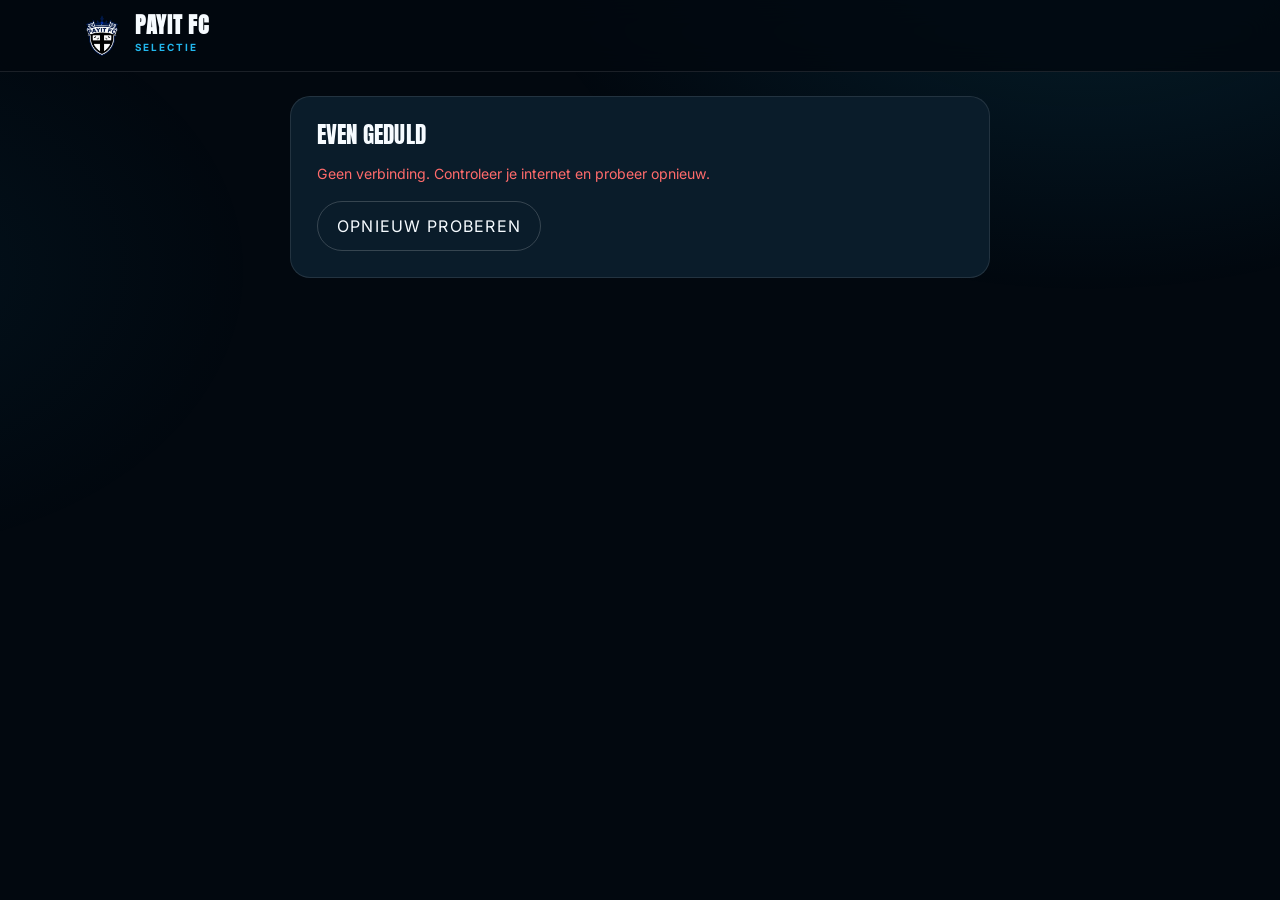
<file: selectie.html>
<!doctype html>
<html lang="nl-BE">
<head>
  <meta charset="utf-8">
  <!-- Ledenpagina voor de ploeg: met de hand gemaakt (niet door scripts/build.mjs), bewust niet in menu, sitemap of zoekmachines. -->
  <meta name="viewport" content="width=device-width, initial-scale=1, viewport-fit=cover">
  <title>Selectie · PAYIT FC</title>
  <meta name="robots" content="noindex, nofollow">
  <meta name="theme-color" content="#02080f">
  <link rel="icon" href="images/favicon.svg" type="image/svg+xml">
  <link rel="apple-touch-icon" href="images/apple-touch-icon.png">
  <link rel="preconnect" href="https://fonts.googleapis.com">
  <link rel="preconnect" href="https://fonts.gstatic.com" crossorigin>
  <link href="https://fonts.googleapis.com/css2?family=Anton&family=Inter:wght@400;600;700;800;900&display=swap" rel="stylesheet">
  <link rel="stylesheet" href="css/style.css">
  <link rel="stylesheet" href="css/selectie.css">
</head>
<body data-page="selectie">
  <header class="site-header scrolled-static" id="top">
    <div class="wrap header-inner">
      <a class="brand" href="index.html" aria-label="PAYIT FC home">
        <img src="images/crest-160.webp" alt="" width="44" height="44">
        <span><strong>PAYIT FC</strong><small>SELECTIE</small></span>
      </a>
      <div id="sel-user"></div>
    </div>
  </header>
  <main id="main" class="sel-main">
    <div class="wrap narrow" id="sel-app"><p class="muted">Even laden…</p></div>
  </main>
  <noscript><p class="wrap narrow">Deze pagina heeft JavaScript nodig.</p></noscript>
  <script src="js/data.js"></script>
  <script src="js/selectie-config.js"></script>
  <script src="js/selectie.js"></script>
</body>
</html>
</file>
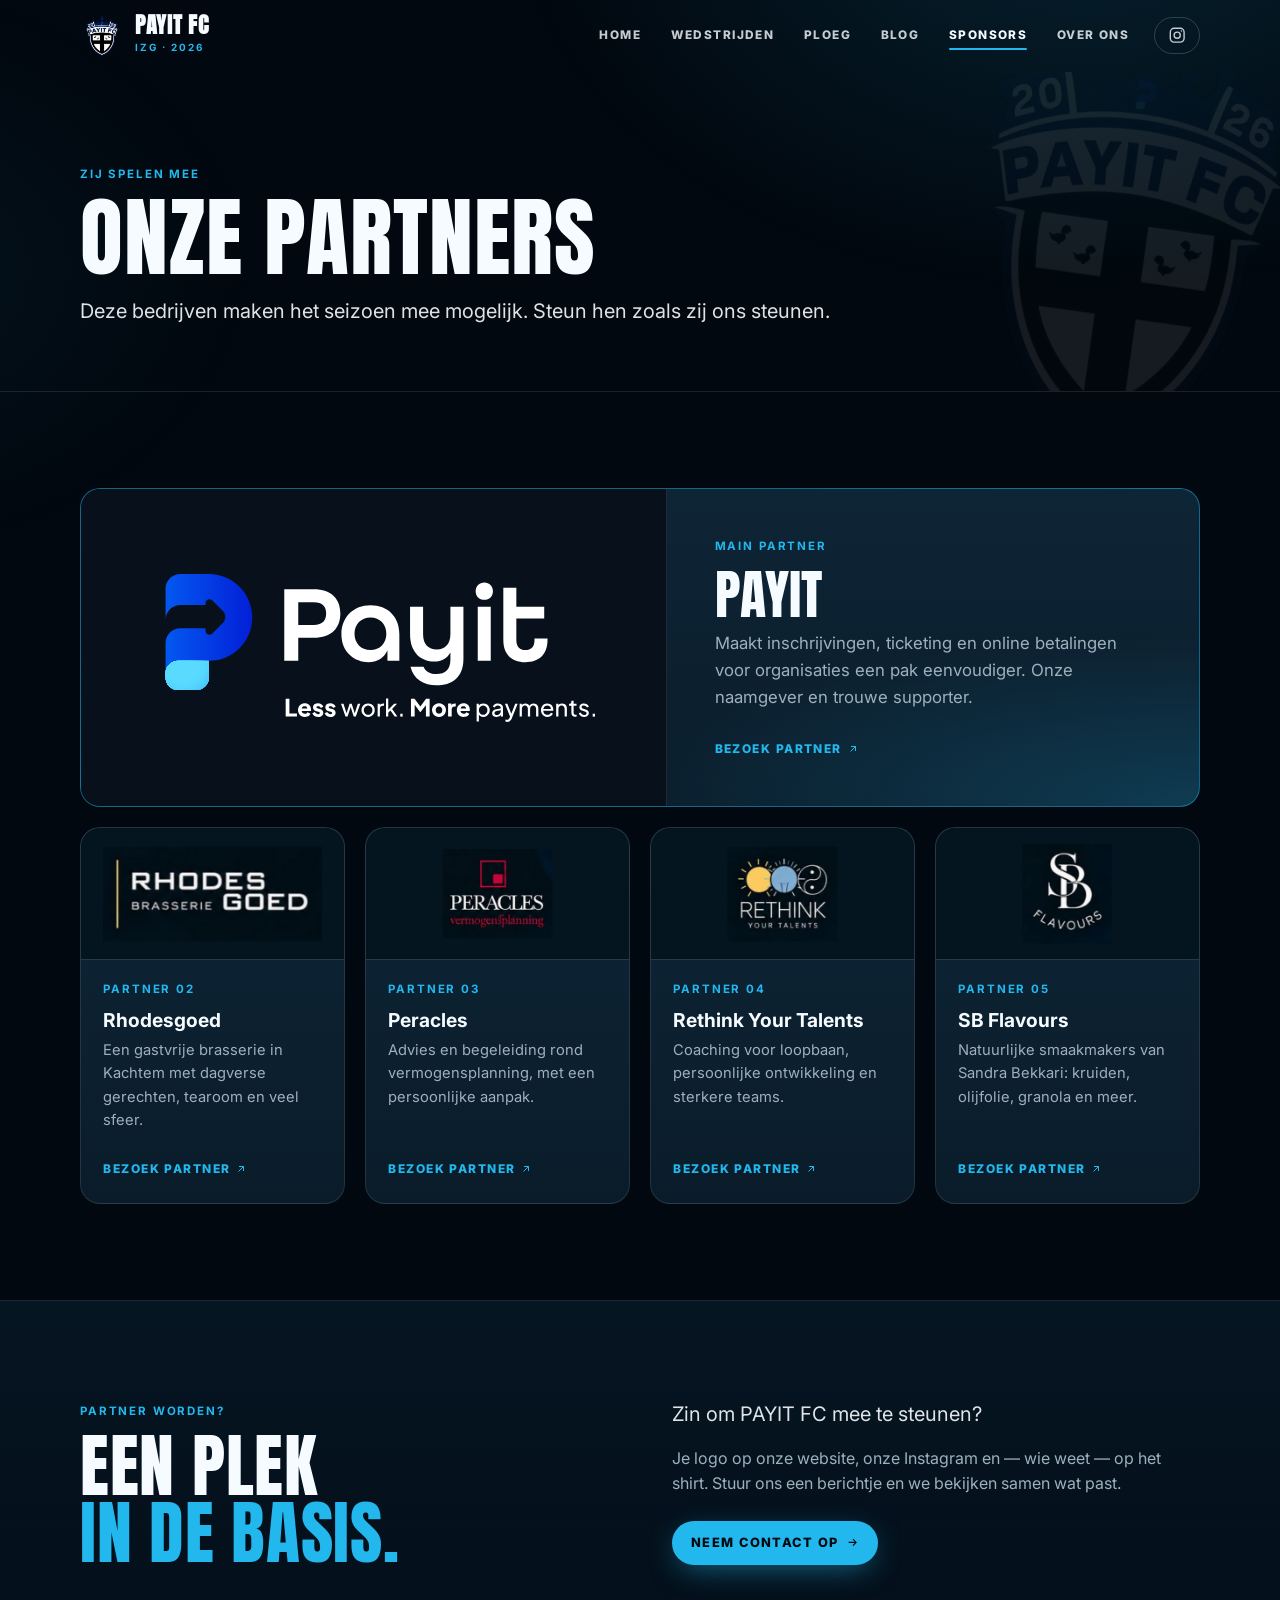
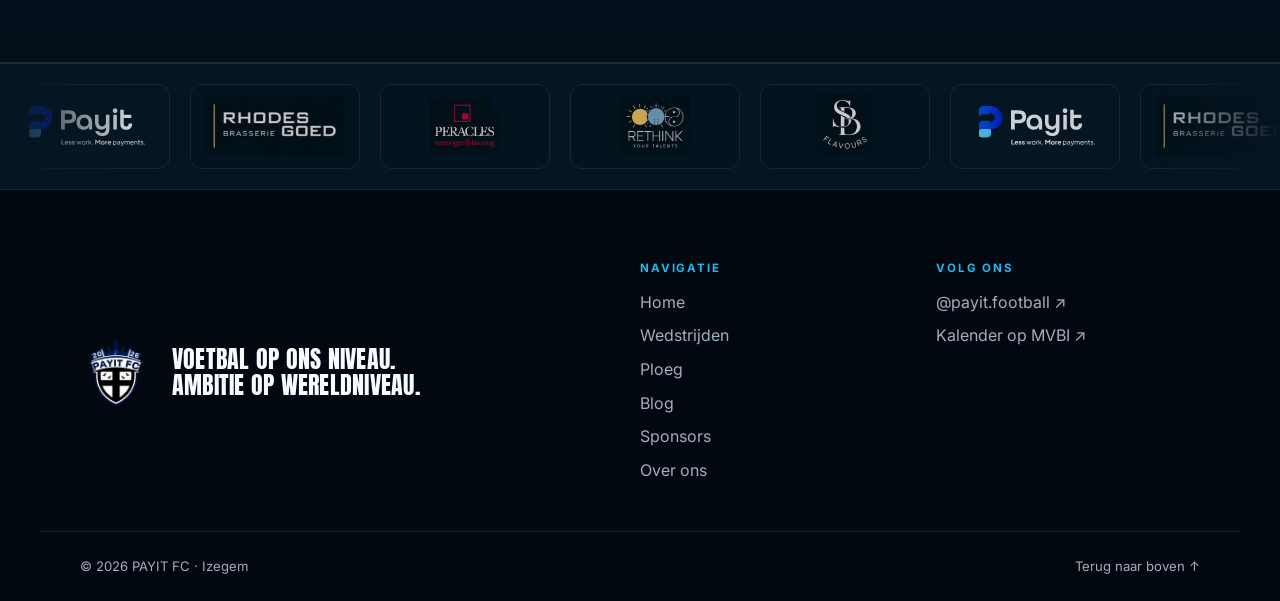
<file: sponsors.html>
<!doctype html>
<html lang="nl-BE">
<head>
  <meta charset="utf-8">
  <!-- Automatisch gegenereerd door scripts/build.mjs — niet met de hand aanpassen. -->
  <meta name="viewport" content="width=device-width, initial-scale=1, viewport-fit=cover">
  <title>Sponsors en partners · PAYIT FC</title>
  <meta name="description" content="De partners die PAYIT FC mee mogelijk maken: Payit, Rhodesgoed, Peracles, Rethink Your Talents, SB Flavours. Ook partner worden van onze minivoetbalploeg?">
  <link rel="canonical" href="https://payitfc.be/sponsors.html">
  <meta name="theme-color" content="#02080f">
  <meta property="og:site_name" content="PAYIT FC">
  <meta property="og:locale" content="nl_BE">
  <meta property="og:type" content="website">
  <meta property="og:title" content="Sponsors en partners · PAYIT FC">
  <meta property="og:description" content="De partners die PAYIT FC mee mogelijk maken: Payit, Rhodesgoed, Peracles, Rethink Your Talents, SB Flavours. Ook partner worden van onze minivoetbalploeg?">
  <meta property="og:url" content="https://payitfc.be/sponsors.html">
  <meta property="og:image" content="https://payitfc.be/images/og-payit-fc.jpg">
  <meta property="og:image:width" content="1200">
  <meta property="og:image:height" content="630">
  <meta name="twitter:card" content="summary_large_image">
  <link rel="icon" href="images/favicon.svg" type="image/svg+xml">
  <link rel="apple-touch-icon" href="images/apple-touch-icon.png">
  <link rel="preconnect" href="https://fonts.googleapis.com">
  <link rel="preconnect" href="https://fonts.gstatic.com" crossorigin>
  <link href="https://fonts.googleapis.com/css2?family=Anton&family=Inter:wght@400;600;700;800;900&display=swap" rel="stylesheet">
  <link rel="stylesheet" href="css/style.css">
  <script>if("IntersectionObserver" in window){document.documentElement.classList.add("js");setTimeout(function(){if(!window.PAYIT_RENDER)document.documentElement.classList.remove("js")},3000)}</script>
  <script type="application/ld+json">{"@context":"https://schema.org","@type":"BreadcrumbList","itemListElement":[{"@type":"ListItem","position":1,"name":"Home","item":"https://payitfc.be/"},{"@type":"ListItem","position":2,"name":"Sponsors","item":"https://payitfc.be/sponsors.html"}]}</script>
</head>
<body data-page="sponsors">
<a class="skip" href="#main">Naar inhoud</a>
    <header class="site-header" id="top">
      <div class="wrap header-inner">
        <a class="brand" href="index.html" aria-label="PAYIT FC home">
          <img src="images/crest-160.webp" alt="" width="44" height="44">
          <span><strong>PAYIT FC</strong><small>IZG · 2026</small></span>
        </a>
        <nav class="main-nav" id="main-nav" aria-label="Hoofdmenu">
          <a href="index.html">Home</a><a href="wedstrijden.html">Wedstrijden</a><a href="ploeg.html">Ploeg</a><a href="blog.html">Blog</a><a href="sponsors.html" aria-current="page">Sponsors</a><a href="over-ons.html">Over ons</a>
          <a class="nav-ig" href="https://www.instagram.com/payit.football/" target="_blank" rel="noopener"><svg viewBox="0 0 24 24" fill="none" stroke="currentColor" stroke-width="1.8" aria-hidden="true"><rect x="3" y="3" width="18" height="18" rx="5"/><circle cx="12" cy="12" r="4"/><circle cx="17.5" cy="6.5" r="1" fill="currentColor" stroke="none"/></svg><span>Instagram</span></a>
        </nav>
        <button class="menu-btn" aria-expanded="false" aria-controls="main-nav" aria-label="Menu"><span></span><span></span></button>
      </div>
    </header>
  <main id="main" data-stempel="1dnh7f0">

    <section class="page-hero">
      <div class="wrap">
        <p class="kicker">Zij spelen mee</p>
        <h1 class="display">Onze partners</h1>
        <p class="lead">Deze bedrijven maken het seizoen mee mogelijk. Steun hen zoals zij ons steunen.</p>
      </div>
      <img src="images/crest-480.webp" class="page-hero-crest" alt="" aria-hidden="true" width="480" height="480">
    </section>
      <section class="section">
        <div class="wrap">
          <div class="sponsor-grid big">
      <a class="card sponsor-card main" href="https://www.payit.be/nl" target="_blank" rel="noopener">
        <div class="sponsor-logo"><img src="images/sponsor-payit.svg" alt="Payit" loading="lazy"></div>
        <div class="sponsor-body">
          <p class="kicker">Main partner</p>
          <h3>Payit</h3>
          <p class="muted">Maakt inschrijvingen, ticketing en online betalingen voor organisaties een pak eenvoudiger. Onze naamgever en trouwe supporter.</p>
          <span class="link-arrow">Bezoek partner <svg viewBox="0 0 24 24" fill="none" stroke="currentColor" stroke-width="2" aria-hidden="true"><path d="M7 17 17 7M8 7h9v9"/></svg></span>
        </div>
      </a>
      <a class="card sponsor-card " href="https://www.rhodesgoed.be/home/" target="_blank" rel="noopener">
        <div class="sponsor-logo"><img src="images/sponsor-rhodesgoed-refined.png" alt="Rhodesgoed" loading="lazy"></div>
        <div class="sponsor-body">
          <p class="kicker">Partner 02</p>
          <h3>Rhodesgoed</h3>
          <p class="muted">Een gastvrije brasserie in Kachtem met dagverse gerechten, tearoom en veel sfeer.</p>
          <span class="link-arrow">Bezoek partner <svg viewBox="0 0 24 24" fill="none" stroke="currentColor" stroke-width="2" aria-hidden="true"><path d="M7 17 17 7M8 7h9v9"/></svg></span>
        </div>
      </a>
      <a class="card sponsor-card " href="http://www.peracles.be/" target="_blank" rel="noopener">
        <div class="sponsor-logo"><img src="images/sponsor-peracles-refined.png" alt="Peracles" loading="lazy"></div>
        <div class="sponsor-body">
          <p class="kicker">Partner 03</p>
          <h3>Peracles</h3>
          <p class="muted">Advies en begeleiding rond vermogensplanning, met een persoonlijke aanpak.</p>
          <span class="link-arrow">Bezoek partner <svg viewBox="0 0 24 24" fill="none" stroke="currentColor" stroke-width="2" aria-hidden="true"><path d="M7 17 17 7M8 7h9v9"/></svg></span>
        </div>
      </a>
      <a class="card sponsor-card " href="https://www.rethinkyourtalents.be/" target="_blank" rel="noopener">
        <div class="sponsor-logo"><img src="images/sponsor-rethink-refined.png" alt="Rethink Your Talents" loading="lazy"></div>
        <div class="sponsor-body">
          <p class="kicker">Partner 04</p>
          <h3>Rethink Your Talents</h3>
          <p class="muted">Coaching voor loopbaan, persoonlijke ontwikkeling en sterkere teams.</p>
          <span class="link-arrow">Bezoek partner <svg viewBox="0 0 24 24" fill="none" stroke="currentColor" stroke-width="2" aria-hidden="true"><path d="M7 17 17 7M8 7h9v9"/></svg></span>
        </div>
      </a>
      <a class="card sponsor-card " href="https://www.sb-flavours.com/" target="_blank" rel="noopener">
        <div class="sponsor-logo"><img src="images/sponsor-sbflavours-refined.png" alt="SB Flavours" loading="lazy"></div>
        <div class="sponsor-body">
          <p class="kicker">Partner 05</p>
          <h3>SB Flavours</h3>
          <p class="muted">Natuurlijke smaakmakers van Sandra Bekkari: kruiden, olijfolie, granola en meer.</p>
          <span class="link-arrow">Bezoek partner <svg viewBox="0 0 24 24" fill="none" stroke="currentColor" stroke-width="2" aria-hidden="true"><path d="M7 17 17 7M8 7h9v9"/></svg></span>
        </div>
      </a></div>
        </div>
      </section>
      <section class="section alt">
        <div class="wrap about-teaser">
          <div><p class="kicker">Partner worden?</p><h2 class="display">Een plek<br><span class="accent">in de basis.</span></h2></div>
          <div>
            <p class="lead">Zin om PAYIT FC mee te steunen?</p>
            <p class="muted">Je logo op onze website, onze Instagram en — wie weet — op het shirt. Stuur ons een berichtje en we bekijken samen wat past.</p>
            <a class="btn btn-primary" href="https://www.instagram.com/payit.football/" target="_blank" rel="noopener">Neem contact op <svg viewBox="0 0 24 24" fill="none" stroke="currentColor" stroke-width="2" aria-hidden="true"><path d="M5 12h14M13 6l6 6-6 6"/></svg></a>
          </div>
        </div>
      </section>
  </main>
<section class="sponsor-strip" aria-label="Onze partners">
      <div class="marquee"><div class="marquee-track">
        <a href="https://www.payit.be/nl" target="_blank" rel="noopener" ><img src="images/sponsor-payit.svg" alt="Payit" loading="lazy"></a><a href="https://www.rhodesgoed.be/home/" target="_blank" rel="noopener" ><img src="images/sponsor-rhodesgoed-refined.png" alt="Rhodesgoed" loading="lazy"></a><a href="http://www.peracles.be/" target="_blank" rel="noopener" ><img src="images/sponsor-peracles-refined.png" alt="Peracles" loading="lazy"></a><a href="https://www.rethinkyourtalents.be/" target="_blank" rel="noopener" ><img src="images/sponsor-rethink-refined.png" alt="Rethink Your Talents" loading="lazy"></a><a href="https://www.sb-flavours.com/" target="_blank" rel="noopener" ><img src="images/sponsor-sbflavours-refined.png" alt="SB Flavours" loading="lazy"></a><a href="https://www.payit.be/nl" target="_blank" rel="noopener" aria-hidden="true" tabindex="-1"><img src="images/sponsor-payit.svg" alt="Payit" loading="lazy"></a><a href="https://www.rhodesgoed.be/home/" target="_blank" rel="noopener" aria-hidden="true" tabindex="-1"><img src="images/sponsor-rhodesgoed-refined.png" alt="Rhodesgoed" loading="lazy"></a><a href="http://www.peracles.be/" target="_blank" rel="noopener" aria-hidden="true" tabindex="-1"><img src="images/sponsor-peracles-refined.png" alt="Peracles" loading="lazy"></a><a href="https://www.rethinkyourtalents.be/" target="_blank" rel="noopener" aria-hidden="true" tabindex="-1"><img src="images/sponsor-rethink-refined.png" alt="Rethink Your Talents" loading="lazy"></a><a href="https://www.sb-flavours.com/" target="_blank" rel="noopener" aria-hidden="true" tabindex="-1"><img src="images/sponsor-sbflavours-refined.png" alt="SB Flavours" loading="lazy"></a>
      </div></div>
    </section>
    <footer class="site-footer">
      <div class="wrap footer-grid">
        <div class="footer-brand">
          <img src="images/crest-160.webp" alt="PAYIT FC wapen" width="72" height="72" loading="lazy">
          <p class="display">Voetbal op ons niveau.<br>Ambitie op wereldniveau.</p>
        </div>
        <div>
          <h3>Navigatie</h3>
          <ul><li><a href="index.html">Home</a></li><li><a href="wedstrijden.html">Wedstrijden</a></li><li><a href="ploeg.html">Ploeg</a></li><li><a href="blog.html">Blog</a></li><li><a href="sponsors.html">Sponsors</a></li><li><a href="over-ons.html">Over ons</a></li></ul>
        </div>
        <div>
          <h3>Volg ons</h3>
          <ul>
            <li><a href="https://www.instagram.com/payit.football/" target="_blank" rel="noopener">@payit.football ↗</a></li>
            <li><a href="https://www.mvbi.be" target="_blank" rel="noopener">Kalender op MVBI ↗</a></li>

          </ul>
        </div>
      </div>
      <div class="wrap footer-base">
        <span>© 2026 PAYIT FC · Izegem</span>
        <a href="#top">Terug naar boven ↑</a>
      </div>
    </footer>
  <script src="js/data.js"></script>
  <script src="js/klassement.js"></script>
  <script src="js/app.js"></script>
  <!-- Bezoekersstatistieken (GoatCounter: geen cookies, geen persoonsgegevens) — dashboard: https://payitfc.goatcounter.com -->
  <script>window.goatcounter = { path: function () { return location.pathname + location.search; } };</script>
  <script data-goatcounter="https://payitfc.goatcounter.com/count" async src="//gc.zgo.at/count.js"></script>
</body>
</html>
</file>
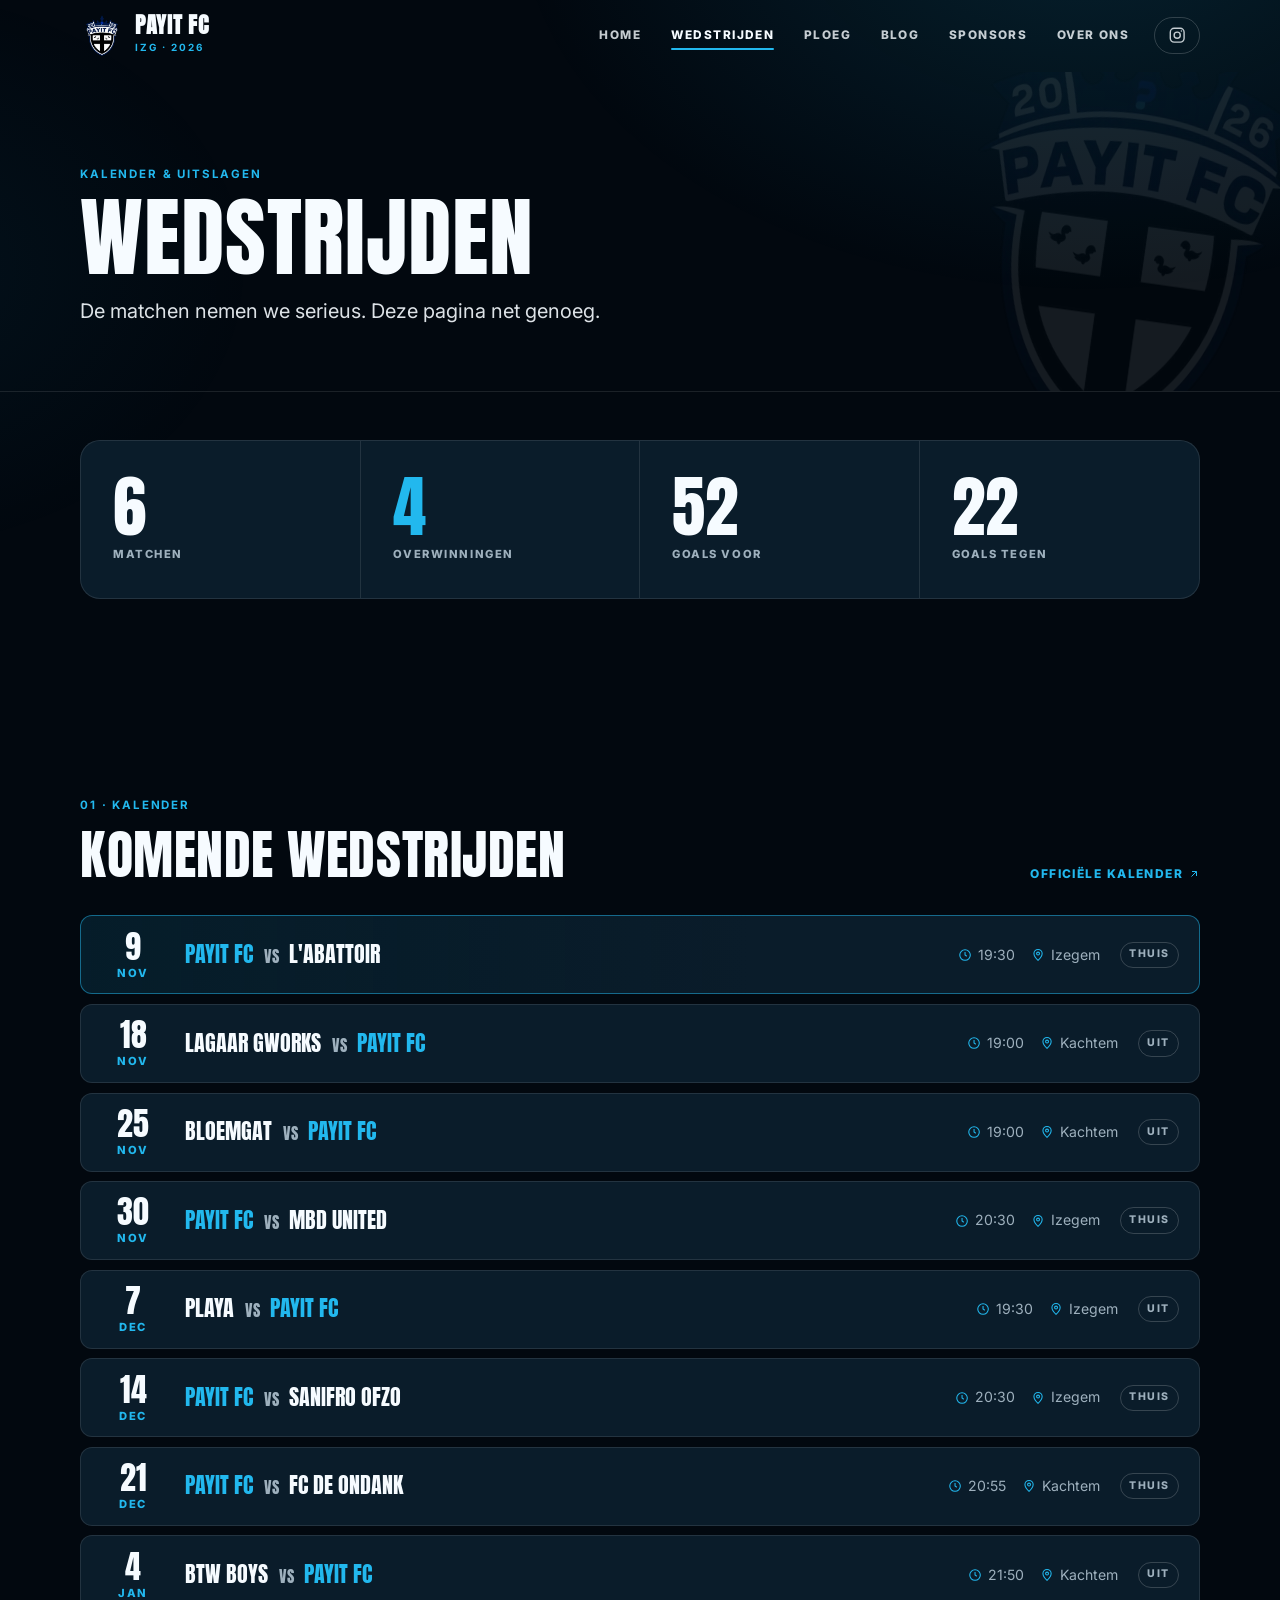
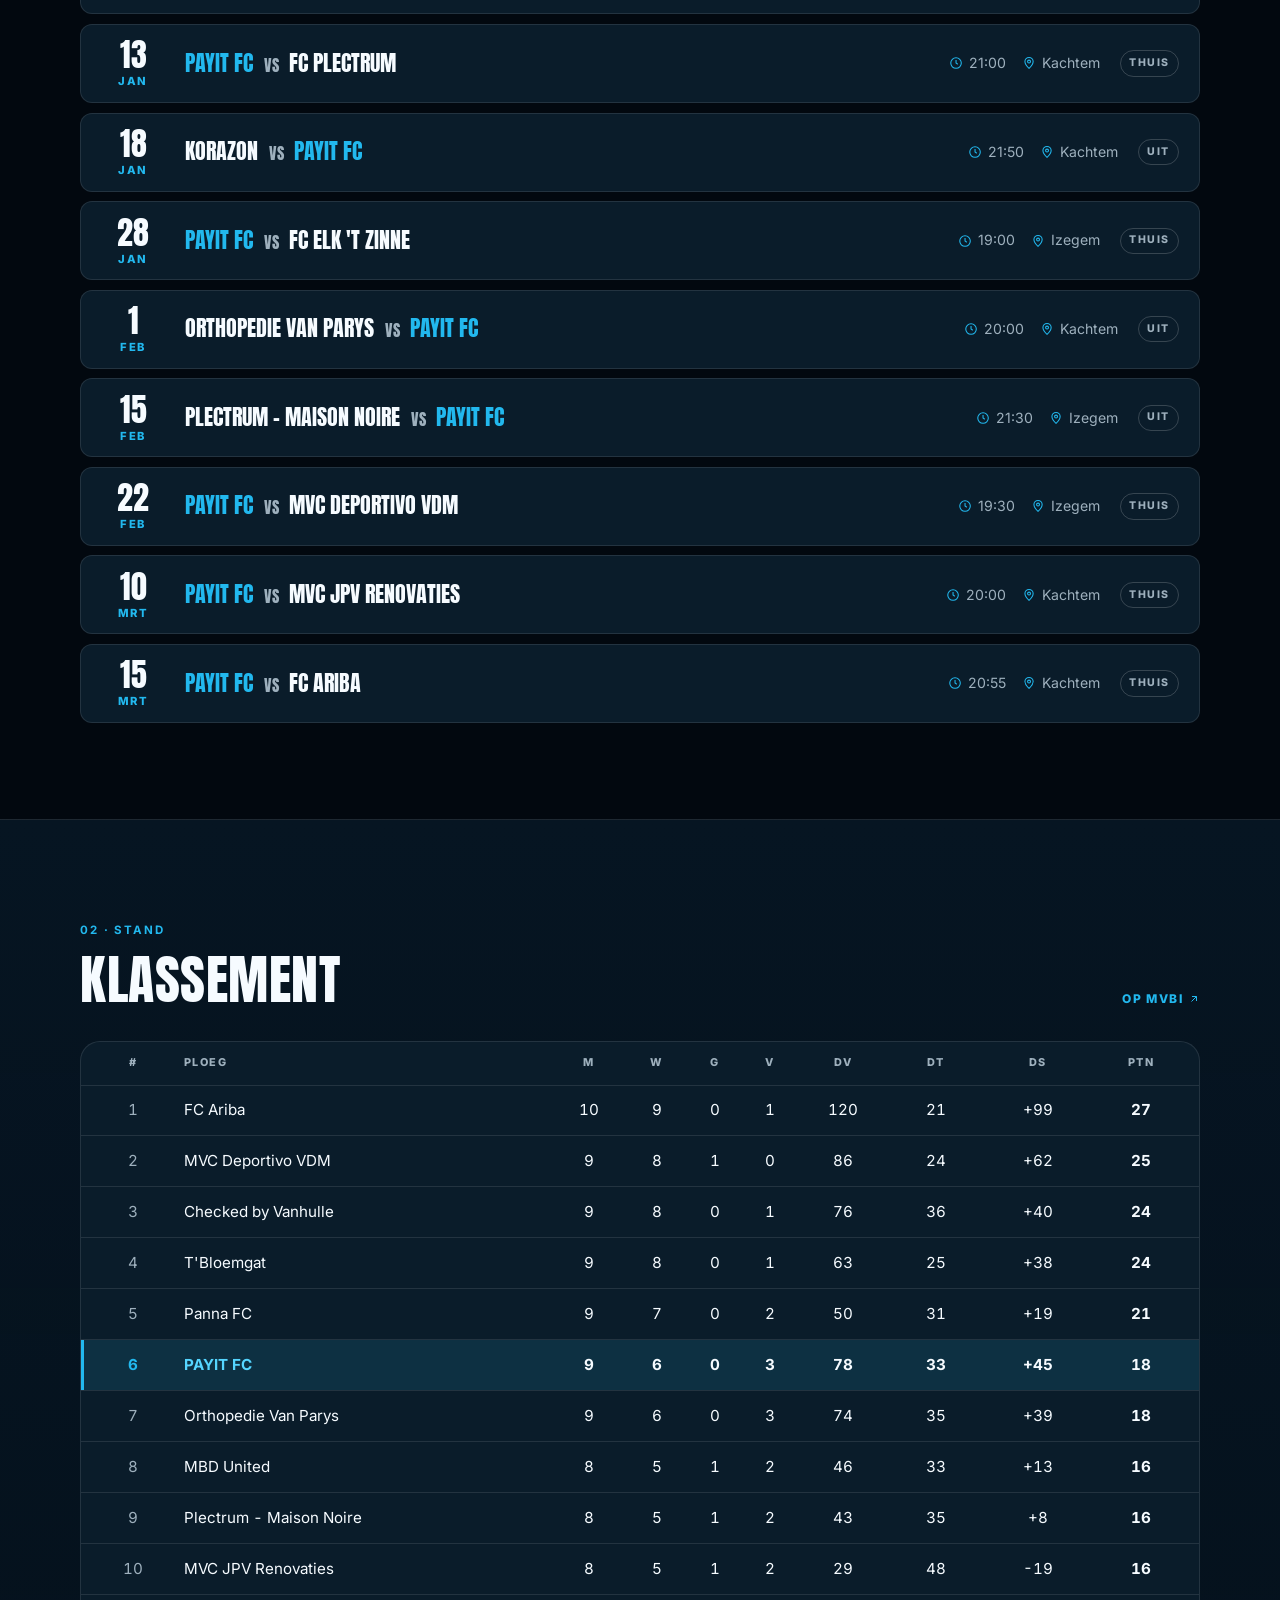
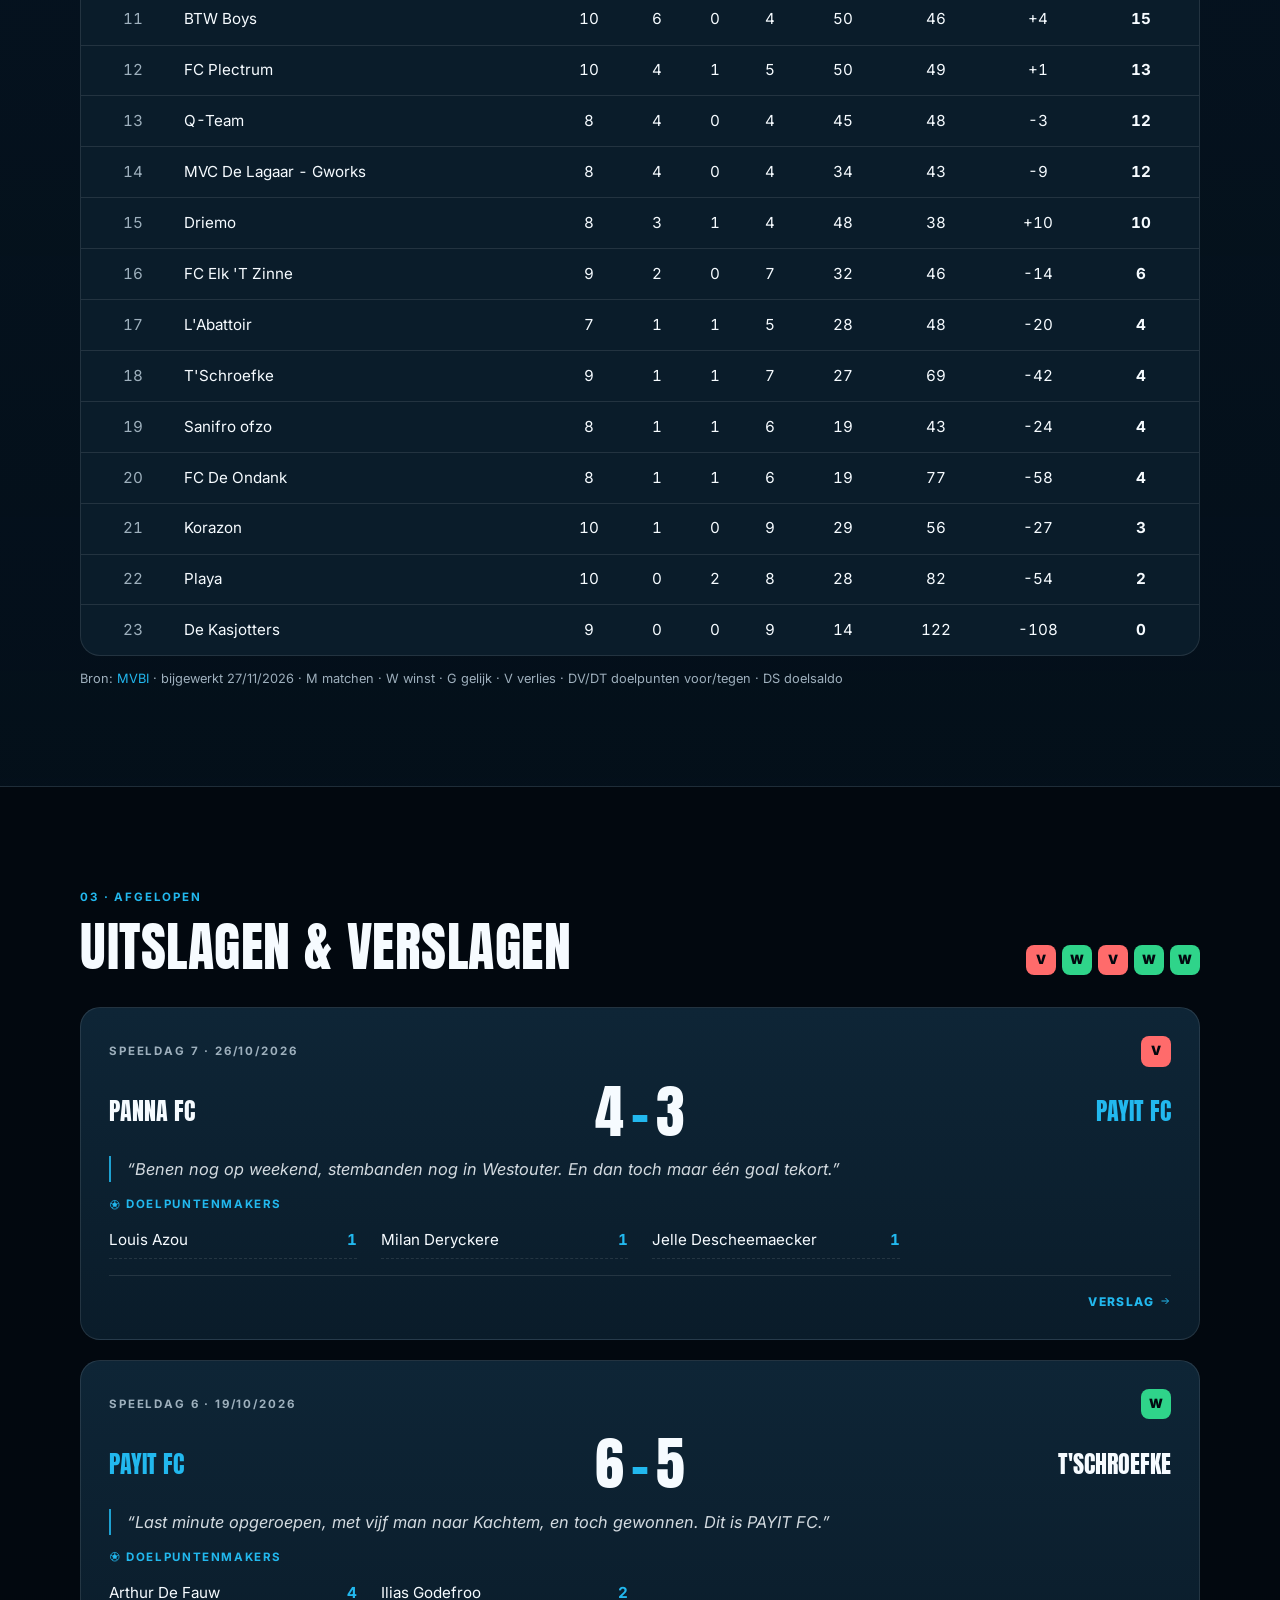
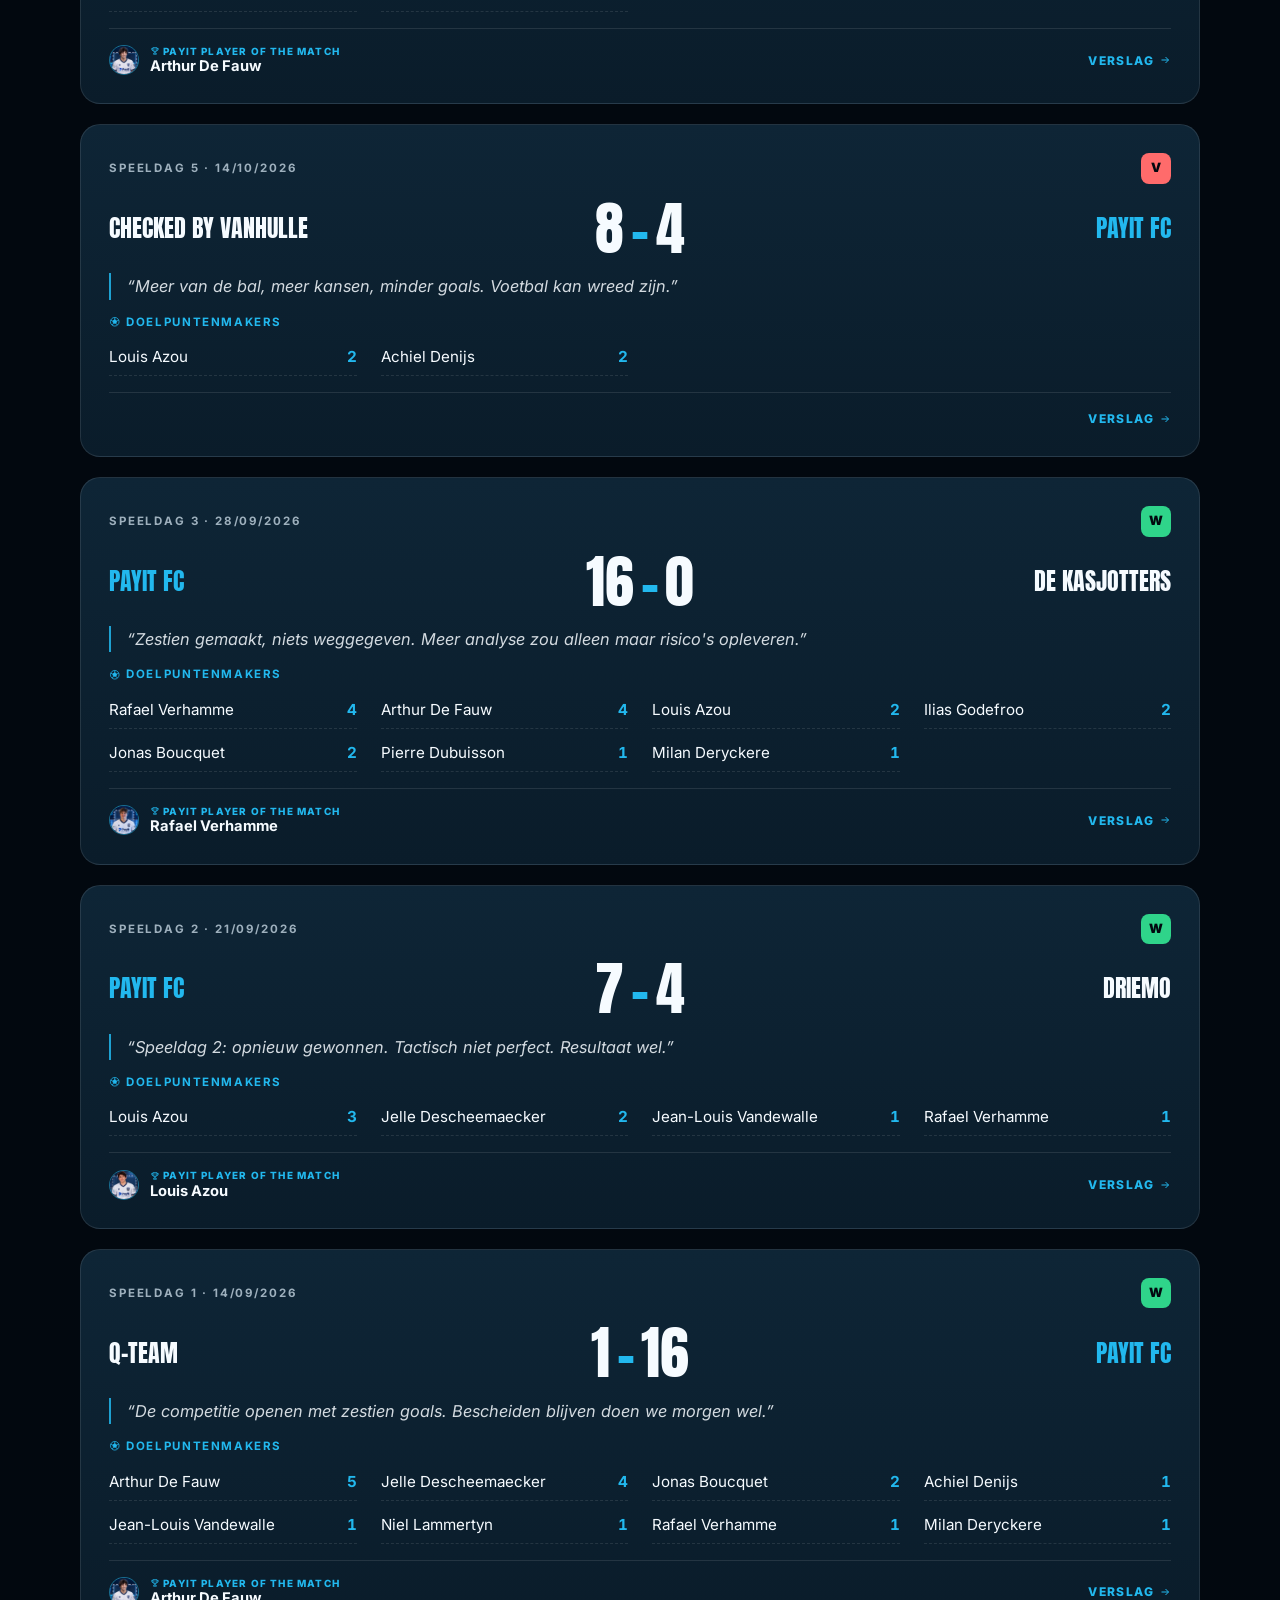
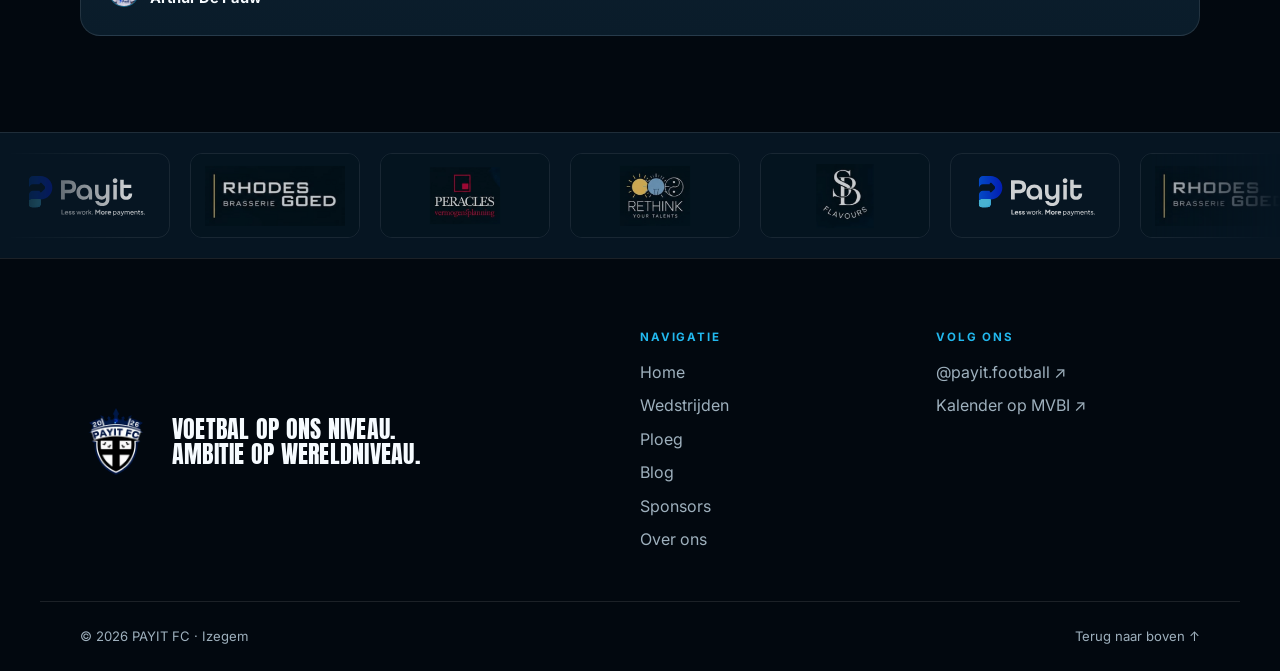
<file: wedstrijden.html>
<!doctype html>
<html lang="nl-BE">
<head>
  <meta charset="utf-8">
  <!-- Automatisch gegenereerd door scripts/build.mjs — niet met de hand aanpassen. -->
  <meta name="viewport" content="width=device-width, initial-scale=1, viewport-fit=cover">
  <title>Wedstrijden, uitslagen en klassement · PAYIT FC</title>
  <meta name="description" content="Kalender, uitslagen met doelpuntenmakers en het volledige klassement van PAYIT FC, minivoetbal Izegem, seizoen 2026/27.">
  <link rel="canonical" href="https://payitfc.be/wedstrijden.html">
  <meta name="theme-color" content="#02080f">
  <meta property="og:site_name" content="PAYIT FC">
  <meta property="og:locale" content="nl_BE">
  <meta property="og:type" content="website">
  <meta property="og:title" content="Wedstrijden, uitslagen en klassement · PAYIT FC">
  <meta property="og:description" content="Kalender, uitslagen met doelpuntenmakers en het volledige klassement van PAYIT FC, minivoetbal Izegem, seizoen 2026/27.">
  <meta property="og:url" content="https://payitfc.be/wedstrijden.html">
  <meta property="og:image" content="https://payitfc.be/images/og-payit-fc.jpg">
  <meta property="og:image:width" content="1200">
  <meta property="og:image:height" content="630">
  <meta name="twitter:card" content="summary_large_image">
  <link rel="icon" href="images/favicon.svg" type="image/svg+xml">
  <link rel="apple-touch-icon" href="images/apple-touch-icon.png">
  <link rel="preconnect" href="https://fonts.googleapis.com">
  <link rel="preconnect" href="https://fonts.gstatic.com" crossorigin>
  <link href="https://fonts.googleapis.com/css2?family=Anton&family=Inter:wght@400;600;700;800;900&display=swap" rel="stylesheet">
  <link rel="stylesheet" href="css/style.css">
  <script>if("IntersectionObserver" in window){document.documentElement.classList.add("js");setTimeout(function(){if(!window.PAYIT_RENDER)document.documentElement.classList.remove("js")},3000)}</script>
  <script type="application/ld+json">{"@context":"https://schema.org","@type":"BreadcrumbList","itemListElement":[{"@type":"ListItem","position":1,"name":"Home","item":"https://payitfc.be/"},{"@type":"ListItem","position":2,"name":"Wedstrijden","item":"https://payitfc.be/wedstrijden.html"}]}</script>
</head>
<body data-page="wedstrijden">
<a class="skip" href="#main">Naar inhoud</a>
    <header class="site-header" id="top">
      <div class="wrap header-inner">
        <a class="brand" href="index.html" aria-label="PAYIT FC home">
          <img src="images/crest-160.webp" alt="" width="44" height="44">
          <span><strong>PAYIT FC</strong><small>IZG · 2026</small></span>
        </a>
        <nav class="main-nav" id="main-nav" aria-label="Hoofdmenu">
          <a href="index.html">Home</a><a href="wedstrijden.html" aria-current="page">Wedstrijden</a><a href="ploeg.html">Ploeg</a><a href="blog.html">Blog</a><a href="sponsors.html">Sponsors</a><a href="over-ons.html">Over ons</a>
          <a class="nav-ig" href="https://www.instagram.com/payit.football/" target="_blank" rel="noopener"><svg viewBox="0 0 24 24" fill="none" stroke="currentColor" stroke-width="1.8" aria-hidden="true"><rect x="3" y="3" width="18" height="18" rx="5"/><circle cx="12" cy="12" r="4"/><circle cx="17.5" cy="6.5" r="1" fill="currentColor" stroke="none"/></svg><span>Instagram</span></a>
        </nav>
        <button class="menu-btn" aria-expanded="false" aria-controls="main-nav" aria-label="Menu"><span></span><span></span></button>
      </div>
    </header>
  <main id="main" data-stempel="1dnh7f0">

    <section class="page-hero">
      <div class="wrap">
        <p class="kicker">Kalender & uitslagen</p>
        <h1 class="display">Wedstrijden</h1>
        <p class="lead">De matchen nemen we serieus. Deze pagina net genoeg.</p>
      </div>
      <img src="images/crest-480.webp" class="page-hero-crest" alt="" aria-hidden="true" width="480" height="480">
    </section>
      <section class="section tight">
        <div class="wrap">

    <div class="stat-band">
      <div><b data-count="6">6</b><span>Matchen</span></div>
      <div><b data-count="4">4</b><span>Overwinningen</span></div>
      <div><b data-count="52">52</b><span>Goals voor</span></div>
      <div><b data-count="22">22</b><span>Goals tegen</span></div>
    </div>
        </div>
      </section>
      <section class="section">
        <div class="wrap">

    <div class="section-head">
      <div><p class="kicker">01 · Kalender</p><h2 class="display">Komende wedstrijden</h2></div><a class="link-arrow" href="https://www.mvbi.be" target="_blank" rel="noopener">Officiële kalender <svg viewBox="0 0 24 24" fill="none" stroke="currentColor" stroke-width="2" aria-hidden="true"><path d="M7 17 17 7M8 7h9v9"/></svg></a>
    </div>
          <ul class="fixtures">
      <li class="fixture">
        <div class="fx-date"><b>9</b><small>nov</small></div>
        <div class="fx-teams"><span class="us">PAYIT FC</span> <em>vs</em> <span class="">L&#39;Abattoir</span></div>
        <div class="fx-meta"><span><svg viewBox="0 0 24 24" fill="none" stroke="currentColor" stroke-width="1.8" aria-hidden="true"><circle cx="12" cy="12" r="9"/><path d="M12 7v5l3 2"/></svg>19:30</span><span><svg viewBox="0 0 24 24" fill="none" stroke="currentColor" stroke-width="1.8" aria-hidden="true"><path d="M12 21s-7-6.2-7-11.5A7 7 0 0 1 19 9.5C19 14.8 12 21 12 21z"/><circle cx="12" cy="9.5" r="2.5"/></svg>Izegem</span></div><span class="tag">Thuis</span>
      </li>
      <li class="fixture">
        <div class="fx-date"><b>18</b><small>nov</small></div>
        <div class="fx-teams"><span class="">Lagaar Gworks</span> <em>vs</em> <span class="us">PAYIT FC</span></div>
        <div class="fx-meta"><span><svg viewBox="0 0 24 24" fill="none" stroke="currentColor" stroke-width="1.8" aria-hidden="true"><circle cx="12" cy="12" r="9"/><path d="M12 7v5l3 2"/></svg>19:00</span><span><svg viewBox="0 0 24 24" fill="none" stroke="currentColor" stroke-width="1.8" aria-hidden="true"><path d="M12 21s-7-6.2-7-11.5A7 7 0 0 1 19 9.5C19 14.8 12 21 12 21z"/><circle cx="12" cy="9.5" r="2.5"/></svg>Kachtem</span></div><span class="tag">Uit</span>
      </li>
      <li class="fixture">
        <div class="fx-date"><b>25</b><small>nov</small></div>
        <div class="fx-teams"><span class="">Bloemgat</span> <em>vs</em> <span class="us">PAYIT FC</span></div>
        <div class="fx-meta"><span><svg viewBox="0 0 24 24" fill="none" stroke="currentColor" stroke-width="1.8" aria-hidden="true"><circle cx="12" cy="12" r="9"/><path d="M12 7v5l3 2"/></svg>19:00</span><span><svg viewBox="0 0 24 24" fill="none" stroke="currentColor" stroke-width="1.8" aria-hidden="true"><path d="M12 21s-7-6.2-7-11.5A7 7 0 0 1 19 9.5C19 14.8 12 21 12 21z"/><circle cx="12" cy="9.5" r="2.5"/></svg>Kachtem</span></div><span class="tag">Uit</span>
      </li>
      <li class="fixture">
        <div class="fx-date"><b>30</b><small>nov</small></div>
        <div class="fx-teams"><span class="us">PAYIT FC</span> <em>vs</em> <span class="">MBD United</span></div>
        <div class="fx-meta"><span><svg viewBox="0 0 24 24" fill="none" stroke="currentColor" stroke-width="1.8" aria-hidden="true"><circle cx="12" cy="12" r="9"/><path d="M12 7v5l3 2"/></svg>20:30</span><span><svg viewBox="0 0 24 24" fill="none" stroke="currentColor" stroke-width="1.8" aria-hidden="true"><path d="M12 21s-7-6.2-7-11.5A7 7 0 0 1 19 9.5C19 14.8 12 21 12 21z"/><circle cx="12" cy="9.5" r="2.5"/></svg>Izegem</span></div><span class="tag">Thuis</span>
      </li>
      <li class="fixture">
        <div class="fx-date"><b>7</b><small>dec</small></div>
        <div class="fx-teams"><span class="">Playa</span> <em>vs</em> <span class="us">PAYIT FC</span></div>
        <div class="fx-meta"><span><svg viewBox="0 0 24 24" fill="none" stroke="currentColor" stroke-width="1.8" aria-hidden="true"><circle cx="12" cy="12" r="9"/><path d="M12 7v5l3 2"/></svg>19:30</span><span><svg viewBox="0 0 24 24" fill="none" stroke="currentColor" stroke-width="1.8" aria-hidden="true"><path d="M12 21s-7-6.2-7-11.5A7 7 0 0 1 19 9.5C19 14.8 12 21 12 21z"/><circle cx="12" cy="9.5" r="2.5"/></svg>Izegem</span></div><span class="tag">Uit</span>
      </li>
      <li class="fixture">
        <div class="fx-date"><b>14</b><small>dec</small></div>
        <div class="fx-teams"><span class="us">PAYIT FC</span> <em>vs</em> <span class="">Sanifro ofzo</span></div>
        <div class="fx-meta"><span><svg viewBox="0 0 24 24" fill="none" stroke="currentColor" stroke-width="1.8" aria-hidden="true"><circle cx="12" cy="12" r="9"/><path d="M12 7v5l3 2"/></svg>20:30</span><span><svg viewBox="0 0 24 24" fill="none" stroke="currentColor" stroke-width="1.8" aria-hidden="true"><path d="M12 21s-7-6.2-7-11.5A7 7 0 0 1 19 9.5C19 14.8 12 21 12 21z"/><circle cx="12" cy="9.5" r="2.5"/></svg>Izegem</span></div><span class="tag">Thuis</span>
      </li>
      <li class="fixture">
        <div class="fx-date"><b>21</b><small>dec</small></div>
        <div class="fx-teams"><span class="us">PAYIT FC</span> <em>vs</em> <span class="">FC de Ondank</span></div>
        <div class="fx-meta"><span><svg viewBox="0 0 24 24" fill="none" stroke="currentColor" stroke-width="1.8" aria-hidden="true"><circle cx="12" cy="12" r="9"/><path d="M12 7v5l3 2"/></svg>20:55</span><span><svg viewBox="0 0 24 24" fill="none" stroke="currentColor" stroke-width="1.8" aria-hidden="true"><path d="M12 21s-7-6.2-7-11.5A7 7 0 0 1 19 9.5C19 14.8 12 21 12 21z"/><circle cx="12" cy="9.5" r="2.5"/></svg>Kachtem</span></div><span class="tag">Thuis</span>
      </li>
      <li class="fixture">
        <div class="fx-date"><b>4</b><small>jan</small></div>
        <div class="fx-teams"><span class="">BTW Boys</span> <em>vs</em> <span class="us">PAYIT FC</span></div>
        <div class="fx-meta"><span><svg viewBox="0 0 24 24" fill="none" stroke="currentColor" stroke-width="1.8" aria-hidden="true"><circle cx="12" cy="12" r="9"/><path d="M12 7v5l3 2"/></svg>21:50</span><span><svg viewBox="0 0 24 24" fill="none" stroke="currentColor" stroke-width="1.8" aria-hidden="true"><path d="M12 21s-7-6.2-7-11.5A7 7 0 0 1 19 9.5C19 14.8 12 21 12 21z"/><circle cx="12" cy="9.5" r="2.5"/></svg>Kachtem</span></div><span class="tag">Uit</span>
      </li>
      <li class="fixture">
        <div class="fx-date"><b>13</b><small>jan</small></div>
        <div class="fx-teams"><span class="us">PAYIT FC</span> <em>vs</em> <span class="">FC Plectrum</span></div>
        <div class="fx-meta"><span><svg viewBox="0 0 24 24" fill="none" stroke="currentColor" stroke-width="1.8" aria-hidden="true"><circle cx="12" cy="12" r="9"/><path d="M12 7v5l3 2"/></svg>21:00</span><span><svg viewBox="0 0 24 24" fill="none" stroke="currentColor" stroke-width="1.8" aria-hidden="true"><path d="M12 21s-7-6.2-7-11.5A7 7 0 0 1 19 9.5C19 14.8 12 21 12 21z"/><circle cx="12" cy="9.5" r="2.5"/></svg>Kachtem</span></div><span class="tag">Thuis</span>
      </li>
      <li class="fixture">
        <div class="fx-date"><b>18</b><small>jan</small></div>
        <div class="fx-teams"><span class="">Korazon</span> <em>vs</em> <span class="us">PAYIT FC</span></div>
        <div class="fx-meta"><span><svg viewBox="0 0 24 24" fill="none" stroke="currentColor" stroke-width="1.8" aria-hidden="true"><circle cx="12" cy="12" r="9"/><path d="M12 7v5l3 2"/></svg>21:50</span><span><svg viewBox="0 0 24 24" fill="none" stroke="currentColor" stroke-width="1.8" aria-hidden="true"><path d="M12 21s-7-6.2-7-11.5A7 7 0 0 1 19 9.5C19 14.8 12 21 12 21z"/><circle cx="12" cy="9.5" r="2.5"/></svg>Kachtem</span></div><span class="tag">Uit</span>
      </li>
      <li class="fixture">
        <div class="fx-date"><b>28</b><small>jan</small></div>
        <div class="fx-teams"><span class="us">PAYIT FC</span> <em>vs</em> <span class="">FC Elk &#39;T Zinne</span></div>
        <div class="fx-meta"><span><svg viewBox="0 0 24 24" fill="none" stroke="currentColor" stroke-width="1.8" aria-hidden="true"><circle cx="12" cy="12" r="9"/><path d="M12 7v5l3 2"/></svg>19:00</span><span><svg viewBox="0 0 24 24" fill="none" stroke="currentColor" stroke-width="1.8" aria-hidden="true"><path d="M12 21s-7-6.2-7-11.5A7 7 0 0 1 19 9.5C19 14.8 12 21 12 21z"/><circle cx="12" cy="9.5" r="2.5"/></svg>Izegem</span></div><span class="tag">Thuis</span>
      </li>
      <li class="fixture">
        <div class="fx-date"><b>1</b><small>feb</small></div>
        <div class="fx-teams"><span class="">Orthopedie Van Parys</span> <em>vs</em> <span class="us">PAYIT FC</span></div>
        <div class="fx-meta"><span><svg viewBox="0 0 24 24" fill="none" stroke="currentColor" stroke-width="1.8" aria-hidden="true"><circle cx="12" cy="12" r="9"/><path d="M12 7v5l3 2"/></svg>20:00</span><span><svg viewBox="0 0 24 24" fill="none" stroke="currentColor" stroke-width="1.8" aria-hidden="true"><path d="M12 21s-7-6.2-7-11.5A7 7 0 0 1 19 9.5C19 14.8 12 21 12 21z"/><circle cx="12" cy="9.5" r="2.5"/></svg>Kachtem</span></div><span class="tag">Uit</span>
      </li>
      <li class="fixture">
        <div class="fx-date"><b>15</b><small>feb</small></div>
        <div class="fx-teams"><span class="">Plectrum - Maison Noire</span> <em>vs</em> <span class="us">PAYIT FC</span></div>
        <div class="fx-meta"><span><svg viewBox="0 0 24 24" fill="none" stroke="currentColor" stroke-width="1.8" aria-hidden="true"><circle cx="12" cy="12" r="9"/><path d="M12 7v5l3 2"/></svg>21:30</span><span><svg viewBox="0 0 24 24" fill="none" stroke="currentColor" stroke-width="1.8" aria-hidden="true"><path d="M12 21s-7-6.2-7-11.5A7 7 0 0 1 19 9.5C19 14.8 12 21 12 21z"/><circle cx="12" cy="9.5" r="2.5"/></svg>Izegem</span></div><span class="tag">Uit</span>
      </li>
      <li class="fixture">
        <div class="fx-date"><b>22</b><small>feb</small></div>
        <div class="fx-teams"><span class="us">PAYIT FC</span> <em>vs</em> <span class="">MVC Deportivo VDM</span></div>
        <div class="fx-meta"><span><svg viewBox="0 0 24 24" fill="none" stroke="currentColor" stroke-width="1.8" aria-hidden="true"><circle cx="12" cy="12" r="9"/><path d="M12 7v5l3 2"/></svg>19:30</span><span><svg viewBox="0 0 24 24" fill="none" stroke="currentColor" stroke-width="1.8" aria-hidden="true"><path d="M12 21s-7-6.2-7-11.5A7 7 0 0 1 19 9.5C19 14.8 12 21 12 21z"/><circle cx="12" cy="9.5" r="2.5"/></svg>Izegem</span></div><span class="tag">Thuis</span>
      </li>
      <li class="fixture">
        <div class="fx-date"><b>10</b><small>mrt</small></div>
        <div class="fx-teams"><span class="us">PAYIT FC</span> <em>vs</em> <span class="">MVC JPV Renovaties</span></div>
        <div class="fx-meta"><span><svg viewBox="0 0 24 24" fill="none" stroke="currentColor" stroke-width="1.8" aria-hidden="true"><circle cx="12" cy="12" r="9"/><path d="M12 7v5l3 2"/></svg>20:00</span><span><svg viewBox="0 0 24 24" fill="none" stroke="currentColor" stroke-width="1.8" aria-hidden="true"><path d="M12 21s-7-6.2-7-11.5A7 7 0 0 1 19 9.5C19 14.8 12 21 12 21z"/><circle cx="12" cy="9.5" r="2.5"/></svg>Kachtem</span></div><span class="tag">Thuis</span>
      </li>
      <li class="fixture">
        <div class="fx-date"><b>15</b><small>mrt</small></div>
        <div class="fx-teams"><span class="us">PAYIT FC</span> <em>vs</em> <span class="">FC Ariba</span></div>
        <div class="fx-meta"><span><svg viewBox="0 0 24 24" fill="none" stroke="currentColor" stroke-width="1.8" aria-hidden="true"><circle cx="12" cy="12" r="9"/><path d="M12 7v5l3 2"/></svg>20:55</span><span><svg viewBox="0 0 24 24" fill="none" stroke="currentColor" stroke-width="1.8" aria-hidden="true"><path d="M12 21s-7-6.2-7-11.5A7 7 0 0 1 19 9.5C19 14.8 12 21 12 21z"/><circle cx="12" cy="9.5" r="2.5"/></svg>Kachtem</span></div><span class="tag">Thuis</span>
      </li></ul>
        </div>
      </section>
      <section class="section alt" id="stand">
        <div class="wrap">

    <div class="section-head">
      <div><p class="kicker">02 · Stand</p><h2 class="display">Klassement</h2></div><a class="link-arrow" href="https://www.mvbi.be/klassement" target="_blank" rel="noopener">Op MVBI <svg viewBox="0 0 24 24" fill="none" stroke="currentColor" stroke-width="2" aria-hidden="true"><path d="M7 17 17 7M8 7h9v9"/></svg></a>
    </div>

      <div class="table-wrap">
        <table class="standings">
          <thead><tr><th>#</th><th class="l">Ploeg</th><th title="Matchen">M</th><th title="Winst">W</th><th title="Gelijk">G</th><th title="Verlies">V</th><th class="hide-sm" title="Doelpunten voor">DV</th><th class="hide-sm" title="Doelpunten tegen">DT</th><th title="Doelsaldo">DS</th><th>Ptn</th></tr></thead>
          <tbody><tr class=""><td>1</td><td class="l">FC Ariba</td><td>10</td><td>9</td><td>0</td><td>1</td><td class="hide-sm">120</td><td class="hide-sm">21</td><td>+99</td><td><b>27</b></td></tr><tr class=""><td>2</td><td class="l">MVC Deportivo VDM</td><td>9</td><td>8</td><td>1</td><td>0</td><td class="hide-sm">86</td><td class="hide-sm">24</td><td>+62</td><td><b>25</b></td></tr><tr class=""><td>3</td><td class="l">Checked by Vanhulle</td><td>9</td><td>8</td><td>0</td><td>1</td><td class="hide-sm">76</td><td class="hide-sm">36</td><td>+40</td><td><b>24</b></td></tr><tr class=""><td>4</td><td class="l">T&#39;Bloemgat</td><td>9</td><td>8</td><td>0</td><td>1</td><td class="hide-sm">63</td><td class="hide-sm">25</td><td>+38</td><td><b>24</b></td></tr><tr class=""><td>5</td><td class="l">Panna FC</td><td>9</td><td>7</td><td>0</td><td>2</td><td class="hide-sm">50</td><td class="hide-sm">31</td><td>+19</td><td><b>21</b></td></tr><tr class="us"><td>6</td><td class="l">PAYIT FC</td><td>9</td><td>6</td><td>0</td><td>3</td><td class="hide-sm">78</td><td class="hide-sm">33</td><td>+45</td><td><b>18</b></td></tr><tr class=""><td>7</td><td class="l">Orthopedie Van Parys</td><td>9</td><td>6</td><td>0</td><td>3</td><td class="hide-sm">74</td><td class="hide-sm">35</td><td>+39</td><td><b>18</b></td></tr><tr class=""><td>8</td><td class="l">MBD United</td><td>8</td><td>5</td><td>1</td><td>2</td><td class="hide-sm">46</td><td class="hide-sm">33</td><td>+13</td><td><b>16</b></td></tr><tr class=""><td>9</td><td class="l">Plectrum - Maison Noire</td><td>8</td><td>5</td><td>1</td><td>2</td><td class="hide-sm">43</td><td class="hide-sm">35</td><td>+8</td><td><b>16</b></td></tr><tr class=""><td>10</td><td class="l">MVC JPV Renovaties</td><td>8</td><td>5</td><td>1</td><td>2</td><td class="hide-sm">29</td><td class="hide-sm">48</td><td>-19</td><td><b>16</b></td></tr><tr class=""><td>11</td><td class="l">BTW Boys</td><td>10</td><td>6</td><td>0</td><td>4</td><td class="hide-sm">50</td><td class="hide-sm">46</td><td>+4</td><td><b>15</b></td></tr><tr class=""><td>12</td><td class="l">FC Plectrum</td><td>10</td><td>4</td><td>1</td><td>5</td><td class="hide-sm">50</td><td class="hide-sm">49</td><td>+1</td><td><b>13</b></td></tr><tr class=""><td>13</td><td class="l">Q-Team</td><td>8</td><td>4</td><td>0</td><td>4</td><td class="hide-sm">45</td><td class="hide-sm">48</td><td>-3</td><td><b>12</b></td></tr><tr class=""><td>14</td><td class="l">MVC De Lagaar - Gworks</td><td>8</td><td>4</td><td>0</td><td>4</td><td class="hide-sm">34</td><td class="hide-sm">43</td><td>-9</td><td><b>12</b></td></tr><tr class=""><td>15</td><td class="l">Driemo</td><td>8</td><td>3</td><td>1</td><td>4</td><td class="hide-sm">48</td><td class="hide-sm">38</td><td>+10</td><td><b>10</b></td></tr><tr class=""><td>16</td><td class="l">FC Elk &#39;T Zinne</td><td>9</td><td>2</td><td>0</td><td>7</td><td class="hide-sm">32</td><td class="hide-sm">46</td><td>-14</td><td><b>6</b></td></tr><tr class=""><td>17</td><td class="l">L&#39;Abattoir</td><td>7</td><td>1</td><td>1</td><td>5</td><td class="hide-sm">28</td><td class="hide-sm">48</td><td>-20</td><td><b>4</b></td></tr><tr class=""><td>18</td><td class="l">T&#39;Schroefke</td><td>9</td><td>1</td><td>1</td><td>7</td><td class="hide-sm">27</td><td class="hide-sm">69</td><td>-42</td><td><b>4</b></td></tr><tr class=""><td>19</td><td class="l">Sanifro ofzo</td><td>8</td><td>1</td><td>1</td><td>6</td><td class="hide-sm">19</td><td class="hide-sm">43</td><td>-24</td><td><b>4</b></td></tr><tr class=""><td>20</td><td class="l">FC De Ondank</td><td>8</td><td>1</td><td>1</td><td>6</td><td class="hide-sm">19</td><td class="hide-sm">77</td><td>-58</td><td><b>4</b></td></tr><tr class=""><td>21</td><td class="l">Korazon</td><td>10</td><td>1</td><td>0</td><td>9</td><td class="hide-sm">29</td><td class="hide-sm">56</td><td>-27</td><td><b>3</b></td></tr><tr class=""><td>22</td><td class="l">Playa</td><td>10</td><td>0</td><td>2</td><td>8</td><td class="hide-sm">28</td><td class="hide-sm">82</td><td>-54</td><td><b>2</b></td></tr><tr class=""><td>23</td><td class="l">De Kasjotters</td><td>9</td><td>0</td><td>0</td><td>9</td><td class="hide-sm">14</td><td class="hide-sm">122</td><td>-108</td><td><b>0</b></td></tr></tbody>
        </table>
      </div><p class="table-note">Bron: <a href="https://www.mvbi.be/klassement" target="_blank" rel="noopener">MVBI</a> · bijgewerkt 27/11/2026 · M matchen · W winst · G gelijk · V verlies · DV/DT doelpunten voor/tegen · DS doelsaldo</p>
        </div>
      </section>
      <section class="section" id="uitslagen">
        <div class="wrap">

    <div class="section-head">
      <div><p class="kicker">03 · Afgelopen</p><h2 class="display">Uitslagen & verslagen</h2></div><div class="form" aria-label="Vorm laatste matchen"><span class="badge badge-V" title="Panna FC 3–4">V</span><span class="badge badge-W" title="T&#39;Schroefke 6–5">W</span><span class="badge badge-V" title="Checked by Vanhulle 4–8">V</span><span class="badge badge-W" title="De Kasjotters 16–0">W</span><span class="badge badge-W" title="Driemo 7–4">W</span></div>
    </div>
          <div class="results-list">
      <article class="card result-card full">
        <div class="result-top">
          <span class="kicker">Speeldag 7 · 26/10/2026</span>
          <span class="badge badge-V" title="Verlies">V</span>
        </div>
        <div class="scoreline">
          <span class="team"><span class="">Panna FC</span></span>
          <span class="score">4<i>–</i>3</span>
          <span class="team"><span class="us">PAYIT FC</span></span>
        </div>
        <p class="quote">“Benen nog op weekend, stembanden nog in Westouter. En dan toch maar één goal tekort.”</p>

          <div class="scorers">
            <h4><svg viewBox="0 0 24 24" fill="none" stroke="currentColor" stroke-width="1.6" aria-hidden="true"><circle cx="12" cy="12" r="9"/><path d="M12 7.5l4 2.9-1.5 4.7h-5L8 10.4z" fill="currentColor"/><path d="M12 3v4.5M16 10.4l4.3-1.4M14.5 15.1l2.7 3.7M9.5 15.1l-2.7 3.7M8 10.4 3.7 9"/></svg> Doelpuntenmakers</h4>
            <ul><li><span>Louis Azou</span><b>1</b></li><li><span>Milan Deryckere</span><b>1</b></li><li><span>Jelle Descheemaecker</span><b>1</b></li></ul>
          </div>
        <div class="result-foot">
          <span></span>
          <a class="link-arrow" href="blog-speeldag-7-panna-fc.html">Verslag <svg viewBox="0 0 24 24" fill="none" stroke="currentColor" stroke-width="2" aria-hidden="true"><path d="M5 12h14M13 6l6 6-6 6"/></svg></a>
        </div>
      </article>
      <article class="card result-card full">
        <div class="result-top">
          <span class="kicker">Speeldag 6 · 19/10/2026</span>
          <span class="badge badge-W" title="Winst">W</span>
        </div>
        <div class="scoreline">
          <span class="team"><span class="us">PAYIT FC</span></span>
          <span class="score">6<i>–</i>5</span>
          <span class="team"><span class="">T&#39;Schroefke</span></span>
        </div>
        <p class="quote">“Last minute opgeroepen, met vijf man naar Kachtem, en toch gewonnen. Dit is PAYIT FC.”</p>

          <div class="scorers">
            <h4><svg viewBox="0 0 24 24" fill="none" stroke="currentColor" stroke-width="1.6" aria-hidden="true"><circle cx="12" cy="12" r="9"/><path d="M12 7.5l4 2.9-1.5 4.7h-5L8 10.4z" fill="currentColor"/><path d="M12 3v4.5M16 10.4l4.3-1.4M14.5 15.1l2.7 3.7M9.5 15.1l-2.7 3.7M8 10.4 3.7 9"/></svg> Doelpuntenmakers</h4>
            <ul><li><span>Arthur De Fauw</span><b>4</b></li><li><span>Ilias Godefroo</span><b>2</b></li></ul>
          </div>
        <div class="result-foot">
          <span class="motm"><img class="avatar sm" src="images/spelers/arthur-de-fauw.webp" alt="" width="96" height="96" loading="lazy"><span><small><svg viewBox="0 0 24 24" fill="none" stroke="currentColor" stroke-width="1.8" stroke-linejoin="round" aria-hidden="true"><path d="M7 4h10v5a5 5 0 0 1-10 0V4z" fill="currentColor" fill-opacity=".25"/><path d="M7 6H4v1.5A3.5 3.5 0 0 0 7.5 11M17 6h3v1.5a3.5 3.5 0 0 1-3.5 3.5M12 14v3M8.5 20h7l-.8-3H9.3z"/></svg> Payit Player of the Match</small>Arthur De Fauw</span></span>
          <a class="link-arrow" href="blog-speeldag-6-tschroefke.html">Verslag <svg viewBox="0 0 24 24" fill="none" stroke="currentColor" stroke-width="2" aria-hidden="true"><path d="M5 12h14M13 6l6 6-6 6"/></svg></a>
        </div>
      </article>
      <article class="card result-card full">
        <div class="result-top">
          <span class="kicker">Speeldag 5 · 14/10/2026</span>
          <span class="badge badge-V" title="Verlies">V</span>
        </div>
        <div class="scoreline">
          <span class="team"><span class="">Checked by Vanhulle</span></span>
          <span class="score">8<i>–</i>4</span>
          <span class="team"><span class="us">PAYIT FC</span></span>
        </div>
        <p class="quote">“Meer van de bal, meer kansen, minder goals. Voetbal kan wreed zijn.”</p>

          <div class="scorers">
            <h4><svg viewBox="0 0 24 24" fill="none" stroke="currentColor" stroke-width="1.6" aria-hidden="true"><circle cx="12" cy="12" r="9"/><path d="M12 7.5l4 2.9-1.5 4.7h-5L8 10.4z" fill="currentColor"/><path d="M12 3v4.5M16 10.4l4.3-1.4M14.5 15.1l2.7 3.7M9.5 15.1l-2.7 3.7M8 10.4 3.7 9"/></svg> Doelpuntenmakers</h4>
            <ul><li><span>Louis Azou</span><b>2</b></li><li><span>Achiel Denijs</span><b>2</b></li></ul>
          </div>
        <div class="result-foot">
          <span></span>
          <a class="link-arrow" href="blog-speeldag-5-checked-by-vanhulle.html">Verslag <svg viewBox="0 0 24 24" fill="none" stroke="currentColor" stroke-width="2" aria-hidden="true"><path d="M5 12h14M13 6l6 6-6 6"/></svg></a>
        </div>
      </article>
      <article class="card result-card full">
        <div class="result-top">
          <span class="kicker">Speeldag 3 · 28/09/2026</span>
          <span class="badge badge-W" title="Winst">W</span>
        </div>
        <div class="scoreline">
          <span class="team"><span class="us">PAYIT FC</span></span>
          <span class="score">16<i>–</i>0</span>
          <span class="team"><span class="">De Kasjotters</span></span>
        </div>
        <p class="quote">“Zestien gemaakt, niets weggegeven. Meer analyse zou alleen maar risico&#39;s opleveren.”</p>

          <div class="scorers">
            <h4><svg viewBox="0 0 24 24" fill="none" stroke="currentColor" stroke-width="1.6" aria-hidden="true"><circle cx="12" cy="12" r="9"/><path d="M12 7.5l4 2.9-1.5 4.7h-5L8 10.4z" fill="currentColor"/><path d="M12 3v4.5M16 10.4l4.3-1.4M14.5 15.1l2.7 3.7M9.5 15.1l-2.7 3.7M8 10.4 3.7 9"/></svg> Doelpuntenmakers</h4>
            <ul><li><span>Rafael Verhamme</span><b>4</b></li><li><span>Arthur De Fauw</span><b>4</b></li><li><span>Louis Azou</span><b>2</b></li><li><span>Ilias Godefroo</span><b>2</b></li><li><span>Jonas Boucquet</span><b>2</b></li><li><span>Pierre Dubuisson</span><b>1</b></li><li><span>Milan Deryckere</span><b>1</b></li></ul>
          </div>
        <div class="result-foot">
          <span class="motm"><img class="avatar sm" src="images/spelers/rafael-verhamme.webp" alt="" width="96" height="96" loading="lazy"><span><small><svg viewBox="0 0 24 24" fill="none" stroke="currentColor" stroke-width="1.8" stroke-linejoin="round" aria-hidden="true"><path d="M7 4h10v5a5 5 0 0 1-10 0V4z" fill="currentColor" fill-opacity=".25"/><path d="M7 6H4v1.5A3.5 3.5 0 0 0 7.5 11M17 6h3v1.5a3.5 3.5 0 0 1-3.5 3.5M12 14v3M8.5 20h7l-.8-3H9.3z"/></svg> Payit Player of the Match</small>Rafael Verhamme</span></span>
          <a class="link-arrow" href="blog-speeldag-3-kasjotters.html">Verslag <svg viewBox="0 0 24 24" fill="none" stroke="currentColor" stroke-width="2" aria-hidden="true"><path d="M5 12h14M13 6l6 6-6 6"/></svg></a>
        </div>
      </article>
      <article class="card result-card full">
        <div class="result-top">
          <span class="kicker">Speeldag 2 · 21/09/2026</span>
          <span class="badge badge-W" title="Winst">W</span>
        </div>
        <div class="scoreline">
          <span class="team"><span class="us">PAYIT FC</span></span>
          <span class="score">7<i>–</i>4</span>
          <span class="team"><span class="">Driemo</span></span>
        </div>
        <p class="quote">“Speeldag 2: opnieuw gewonnen. Tactisch niet perfect. Resultaat wel.”</p>

          <div class="scorers">
            <h4><svg viewBox="0 0 24 24" fill="none" stroke="currentColor" stroke-width="1.6" aria-hidden="true"><circle cx="12" cy="12" r="9"/><path d="M12 7.5l4 2.9-1.5 4.7h-5L8 10.4z" fill="currentColor"/><path d="M12 3v4.5M16 10.4l4.3-1.4M14.5 15.1l2.7 3.7M9.5 15.1l-2.7 3.7M8 10.4 3.7 9"/></svg> Doelpuntenmakers</h4>
            <ul><li><span>Louis Azou</span><b>3</b></li><li><span>Jelle Descheemaecker</span><b>2</b></li><li><span>Jean-Louis Vandewalle</span><b>1</b></li><li><span>Rafael Verhamme</span><b>1</b></li></ul>
          </div>
        <div class="result-foot">
          <span class="motm"><img class="avatar sm" src="images/spelers/louis-azou.webp" alt="" width="96" height="96" loading="lazy"><span><small><svg viewBox="0 0 24 24" fill="none" stroke="currentColor" stroke-width="1.8" stroke-linejoin="round" aria-hidden="true"><path d="M7 4h10v5a5 5 0 0 1-10 0V4z" fill="currentColor" fill-opacity=".25"/><path d="M7 6H4v1.5A3.5 3.5 0 0 0 7.5 11M17 6h3v1.5a3.5 3.5 0 0 1-3.5 3.5M12 14v3M8.5 20h7l-.8-3H9.3z"/></svg> Payit Player of the Match</small>Louis Azou</span></span>
          <a class="link-arrow" href="blog-speeldag-2-driemo.html">Verslag <svg viewBox="0 0 24 24" fill="none" stroke="currentColor" stroke-width="2" aria-hidden="true"><path d="M5 12h14M13 6l6 6-6 6"/></svg></a>
        </div>
      </article>
      <article class="card result-card full">
        <div class="result-top">
          <span class="kicker">Speeldag 1 · 14/09/2026</span>
          <span class="badge badge-W" title="Winst">W</span>
        </div>
        <div class="scoreline">
          <span class="team"><span class="">Q-Team</span></span>
          <span class="score">1<i>–</i>16</span>
          <span class="team"><span class="us">PAYIT FC</span></span>
        </div>
        <p class="quote">“De competitie openen met zestien goals. Bescheiden blijven doen we morgen wel.”</p>

          <div class="scorers">
            <h4><svg viewBox="0 0 24 24" fill="none" stroke="currentColor" stroke-width="1.6" aria-hidden="true"><circle cx="12" cy="12" r="9"/><path d="M12 7.5l4 2.9-1.5 4.7h-5L8 10.4z" fill="currentColor"/><path d="M12 3v4.5M16 10.4l4.3-1.4M14.5 15.1l2.7 3.7M9.5 15.1l-2.7 3.7M8 10.4 3.7 9"/></svg> Doelpuntenmakers</h4>
            <ul><li><span>Arthur De Fauw</span><b>5</b></li><li><span>Jelle Descheemaecker</span><b>4</b></li><li><span>Jonas Boucquet</span><b>2</b></li><li><span>Achiel Denijs</span><b>1</b></li><li><span>Jean-Louis Vandewalle</span><b>1</b></li><li><span>Niel Lammertyn</span><b>1</b></li><li><span>Rafael Verhamme</span><b>1</b></li><li><span>Milan Deryckere</span><b>1</b></li></ul>
          </div>
        <div class="result-foot">
          <span class="motm"><img class="avatar sm" src="images/spelers/arthur-de-fauw.webp" alt="" width="96" height="96" loading="lazy"><span><small><svg viewBox="0 0 24 24" fill="none" stroke="currentColor" stroke-width="1.8" stroke-linejoin="round" aria-hidden="true"><path d="M7 4h10v5a5 5 0 0 1-10 0V4z" fill="currentColor" fill-opacity=".25"/><path d="M7 6H4v1.5A3.5 3.5 0 0 0 7.5 11M17 6h3v1.5a3.5 3.5 0 0 1-3.5 3.5M12 14v3M8.5 20h7l-.8-3H9.3z"/></svg> Payit Player of the Match</small>Arthur De Fauw</span></span>
          <a class="link-arrow" href="blog-speeldag-1-q-team.html">Verslag <svg viewBox="0 0 24 24" fill="none" stroke="currentColor" stroke-width="2" aria-hidden="true"><path d="M5 12h14M13 6l6 6-6 6"/></svg></a>
        </div>
      </article></div>
        </div>
      </section>
  </main>
<section class="sponsor-strip" aria-label="Onze partners">
      <div class="marquee"><div class="marquee-track">
        <a href="https://www.payit.be/nl" target="_blank" rel="noopener" ><img src="images/sponsor-payit.svg" alt="Payit" loading="lazy"></a><a href="https://www.rhodesgoed.be/home/" target="_blank" rel="noopener" ><img src="images/sponsor-rhodesgoed-refined.png" alt="Rhodesgoed" loading="lazy"></a><a href="http://www.peracles.be/" target="_blank" rel="noopener" ><img src="images/sponsor-peracles-refined.png" alt="Peracles" loading="lazy"></a><a href="https://www.rethinkyourtalents.be/" target="_blank" rel="noopener" ><img src="images/sponsor-rethink-refined.png" alt="Rethink Your Talents" loading="lazy"></a><a href="https://www.sb-flavours.com/" target="_blank" rel="noopener" ><img src="images/sponsor-sbflavours-refined.png" alt="SB Flavours" loading="lazy"></a><a href="https://www.payit.be/nl" target="_blank" rel="noopener" aria-hidden="true" tabindex="-1"><img src="images/sponsor-payit.svg" alt="Payit" loading="lazy"></a><a href="https://www.rhodesgoed.be/home/" target="_blank" rel="noopener" aria-hidden="true" tabindex="-1"><img src="images/sponsor-rhodesgoed-refined.png" alt="Rhodesgoed" loading="lazy"></a><a href="http://www.peracles.be/" target="_blank" rel="noopener" aria-hidden="true" tabindex="-1"><img src="images/sponsor-peracles-refined.png" alt="Peracles" loading="lazy"></a><a href="https://www.rethinkyourtalents.be/" target="_blank" rel="noopener" aria-hidden="true" tabindex="-1"><img src="images/sponsor-rethink-refined.png" alt="Rethink Your Talents" loading="lazy"></a><a href="https://www.sb-flavours.com/" target="_blank" rel="noopener" aria-hidden="true" tabindex="-1"><img src="images/sponsor-sbflavours-refined.png" alt="SB Flavours" loading="lazy"></a>
      </div></div>
    </section>
    <footer class="site-footer">
      <div class="wrap footer-grid">
        <div class="footer-brand">
          <img src="images/crest-160.webp" alt="PAYIT FC wapen" width="72" height="72" loading="lazy">
          <p class="display">Voetbal op ons niveau.<br>Ambitie op wereldniveau.</p>
        </div>
        <div>
          <h3>Navigatie</h3>
          <ul><li><a href="index.html">Home</a></li><li><a href="wedstrijden.html">Wedstrijden</a></li><li><a href="ploeg.html">Ploeg</a></li><li><a href="blog.html">Blog</a></li><li><a href="sponsors.html">Sponsors</a></li><li><a href="over-ons.html">Over ons</a></li></ul>
        </div>
        <div>
          <h3>Volg ons</h3>
          <ul>
            <li><a href="https://www.instagram.com/payit.football/" target="_blank" rel="noopener">@payit.football ↗</a></li>
            <li><a href="https://www.mvbi.be" target="_blank" rel="noopener">Kalender op MVBI ↗</a></li>

          </ul>
        </div>
      </div>
      <div class="wrap footer-base">
        <span>© 2026 PAYIT FC · Izegem</span>
        <a href="#top">Terug naar boven ↑</a>
      </div>
    </footer>
  <script src="js/data.js"></script>
  <script src="js/klassement.js"></script>
  <script src="js/app.js"></script>
  <!-- Bezoekersstatistieken (GoatCounter: geen cookies, geen persoonsgegevens) — dashboard: https://payitfc.goatcounter.com -->
  <script>window.goatcounter = { path: function () { return location.pathname + location.search; } };</script>
  <script data-goatcounter="https://payitfc.goatcounter.com/count" async src="//gc.zgo.at/count.js"></script>
</body>
</html>
</file>
<file: css/style.css>
/* PAYIT FC — huisstijl: diep navy + Payit-blauw */
:root {
  --ink: #02080f;
  --navy: #061522;
  --panel: #0a1c2a;
  --panel-2: #0e2536;
  --blue: #22b8ee;
  --bright: #55d5ff;
  --white: #f6fbff;
  --muted: #9eb0bd;
  --line: rgba(255, 255, 255, 0.1);
  --line-2: rgba(255, 255, 255, 0.18);
  --win: #2fd48a;
  --draw: #f2c94c;
  --loss: #ff6b6b;
  --radius: 1.25rem;
  --radius-sm: 0.75rem;
  --display: "Anton", "Arial Narrow", Impact, sans-serif;
  --body: "Inter", system-ui, -apple-system, "Segoe UI", sans-serif;
  --gutter: clamp(1rem, 4vw, 2.5rem);
  --header-h: 72px;
  --ease: cubic-bezier(0.22, 1, 0.36, 1);
}

*, *::before, *::after { box-sizing: border-box; }
html { scroll-behavior: smooth; scroll-padding-top: calc(var(--header-h) + 16px); -webkit-text-size-adjust: 100%; }
body {
  margin: 0;
  background: var(--ink);
  color: var(--white);
  font: 400 16px/1.6 var(--body);
  -webkit-font-smoothing: antialiased;
  overflow-x: hidden;
}
body::before { /* subtiele gloed bovenaan */
  content: ""; position: fixed; inset: 0; z-index: -1; pointer-events: none;
  background:
    radial-gradient(60rem 40rem at 85% -10%, rgba(34, 184, 238, 0.14), transparent 60%),
    radial-gradient(40rem 30rem at -10% 30%, rgba(34, 184, 238, 0.06), transparent 60%);
}
img { max-width: 100%; display: block; }
a { color: inherit; text-decoration: none; }
h1, h2, h3, h4 { margin: 0; line-height: 1.05; }
p { margin: 0 0 1em; }
p:last-child { margin-bottom: 0; }
svg { width: 1em; height: 1em; flex: none; }
:focus-visible { outline: 2px solid var(--bright); outline-offset: 3px; border-radius: 4px; }

.wrap { width: 100%; max-width: 1200px; margin: 0 auto; padding: 0 var(--gutter); }
.wrap.narrow { max-width: 780px; }
.display { font-family: var(--display); font-weight: 400; text-transform: uppercase; letter-spacing: 0.01em; }
.accent { color: var(--blue); }
.muted { color: var(--muted); }
.mt { margin-top: 1.5rem; }
.kicker {
  display: inline-flex; align-items: center; gap: 0.45em;
  font-size: 0.72rem; font-weight: 700; letter-spacing: 0.16em; text-transform: uppercase;
  color: var(--blue); margin: 0 0 0.75rem;
}
.lead { font-size: clamp(1.05rem, 1.6vw, 1.25rem); color: var(--white); opacity: 0.9; max-width: 38em; }
.skip { position: absolute; left: -999px; top: 8px; z-index: 100; background: var(--blue); color: var(--ink); padding: 8px 14px; border-radius: 8px; font-weight: 700; }
.skip:focus { left: 8px; }

/* ---------- knoppen & links ---------- */
.btn {
  display: inline-flex; align-items: center; gap: 0.6em;
  padding: 0.9em 1.5em; border-radius: 999px;
  font-weight: 800; font-size: 0.8rem; letter-spacing: 0.1em; text-transform: uppercase;
  transition: transform 0.25s var(--ease), background 0.25s, box-shadow 0.25s, border-color 0.25s;
}
.btn:active { transform: scale(0.97); }
.btn-primary { background: var(--blue); color: var(--ink); box-shadow: 0 8px 30px -8px rgba(34, 184, 238, 0.6); }
.btn-primary:hover { background: var(--bright); }
.btn-ghost { border: 1px solid var(--line-2); }
.btn-ghost:hover { border-color: var(--blue); color: var(--bright); }
.btn-row { display: flex; flex-wrap: wrap; gap: 0.75rem; margin-top: 2rem; }
.link-arrow {
  display: inline-flex; align-items: center; gap: 0.4em;
  font-size: 0.75rem; font-weight: 800; letter-spacing: 0.12em; text-transform: uppercase; color: var(--blue);
}
.link-arrow svg { transition: transform 0.25s var(--ease); }
a:hover .link-arrow svg, .link-arrow:hover svg { transform: translateX(3px); }
.link-arrow:hover { color: var(--bright); }

/* ---------- header ---------- */
.site-header {
  position: sticky; top: 0; z-index: 50; height: var(--header-h);
  display: flex; align-items: center;
  transition: background 0.3s, border-color 0.3s, backdrop-filter 0.3s;
  border-bottom: 1px solid transparent;
}
.scrolled .site-header, .nav-open .site-header {
  background: rgba(2, 8, 15, 0.82); backdrop-filter: blur(14px); -webkit-backdrop-filter: blur(14px); border-color: var(--line);
}
.header-inner { display: flex; align-items: center; justify-content: space-between; gap: 1rem; }
.brand { display: flex; align-items: center; gap: 0.7rem; }
.brand img { width: 44px; height: 44px; object-fit: contain; }
.brand strong { display: block; font-family: var(--display); font-size: 1.35rem; letter-spacing: 0.03em; line-height: 1; }
.brand small { display: block; font-size: 0.62rem; font-weight: 700; letter-spacing: 0.2em; color: var(--blue); margin-top: 3px; }
.main-nav { display: flex; align-items: center; gap: 0.25rem; }
.main-nav a {
  position: relative; padding: 0.5rem 0.8rem;
  font-size: 0.74rem; font-weight: 800; letter-spacing: 0.12em; text-transform: uppercase; color: rgba(246, 251, 255, 0.8);
  transition: color 0.2s;
}
.main-nav a:hover, .main-nav a[aria-current="page"] { color: var(--white); }
.main-nav a[aria-current="page"]::after {
  content: ""; position: absolute; left: 0.8rem; right: 0.8rem; bottom: 0.2rem; height: 2px; background: var(--blue); border-radius: 2px;
}
.nav-ig { display: inline-flex !important; align-items: center; gap: 0.5em; margin-left: 0.5rem; border: 1px solid var(--line-2); border-radius: 999px; }
.nav-ig svg { width: 1.15rem; height: 1.15rem; }
.nav-ig span { display: none; }
.menu-btn { display: none; width: 44px; height: 44px; border: 1px solid var(--line-2); border-radius: 12px; background: transparent; cursor: pointer; position: relative; }
.menu-btn span { position: absolute; left: 12px; right: 12px; height: 2px; background: var(--white); border-radius: 2px; transition: transform 0.3s var(--ease), top 0.3s var(--ease); }
.menu-btn span:first-child { top: 17px; }
.menu-btn span:last-child { top: 25px; }
.nav-open .menu-btn span:first-child { top: 21px; transform: rotate(45deg); }
.nav-open .menu-btn span:last-child { top: 21px; transform: rotate(-45deg); }

@media (max-width: 900px) {
  .menu-btn { display: block; }
  .main-nav {
    position: fixed; inset: var(--header-h) 0 auto 0; flex-direction: column; align-items: stretch; gap: 0;
    padding: 0.5rem var(--gutter) 1.5rem; background: rgba(2, 8, 15, 0.97); backdrop-filter: blur(14px); border-bottom: 1px solid var(--line);
    transform: translateY(-8px); opacity: 0; visibility: hidden; transition: transform 0.3s var(--ease), opacity 0.2s, visibility 0.3s;
  }
  .nav-open .main-nav { transform: none; opacity: 1; visibility: visible; }
  .main-nav a { padding: 0.95rem 0; font-size: 0.95rem; border-bottom: 1px solid var(--line); }
  .main-nav a[aria-current="page"] { color: var(--blue); }
  .main-nav a[aria-current="page"]::after { display: none; }
  .nav-ig { margin: 1rem 0 0; justify-content: center; padding: 0.8rem !important; }
  .nav-ig span { display: inline; }
}

/* ---------- hero ---------- */
.hero { position: relative; padding: clamp(3rem, 8vw, 6rem) 0 clamp(3rem, 7vw, 5rem); overflow: hidden; }
.hero::after { /* veldlijnen */
  content: ""; position: absolute; inset: 0; z-index: -1; opacity: 0.5;
  background:
    linear-gradient(90deg, transparent calc(50% - 0.5px), var(--line) calc(50% - 0.5px), var(--line) calc(50% + 0.5px), transparent calc(50% + 0.5px)),
    radial-gradient(circle at 50% 50%, transparent 199px, var(--line) 200px, var(--line) 201px, transparent 202px);
  mask-image: linear-gradient(180deg, #000 30%, transparent);
}
.hero-grid { display: grid; grid-template-columns: 1.25fr 1fr; align-items: center; gap: 2rem; }
.hero-title { font-size: clamp(3rem, 8.2vw, 6.6rem); line-height: 0.92; margin-bottom: 1.5rem; }
.hero-title span { display: block; }
.outline { color: transparent; -webkit-text-stroke: 1.5px rgba(246, 251, 255, 0.55); }
.hero-crest { position: relative; display: grid; place-items: center; }
.hero-crest::before {
  content: ""; position: absolute; width: 80%; aspect-ratio: 1; border-radius: 50%;
  background: radial-gradient(circle, rgba(34, 184, 238, 0.35), transparent 65%); filter: blur(30px);
}
.hero-crest img { position: relative; width: min(100%, 460px); height: auto; filter: drop-shadow(0 30px 60px rgba(0, 0, 0, 0.6)); animation: float 7s ease-in-out infinite; }
@keyframes float { 50% { transform: translateY(-12px) rotate(-1deg); } }
@media (max-width: 820px) {
  .hero-grid { grid-template-columns: 1fr; }
  .hero-crest { order: -1; }
  .hero-crest img { width: min(58vw, 260px); }
}

.page-hero { position: relative; padding: clamp(3rem, 7vw, 5.5rem) 0 clamp(2.5rem, 5vw, 4rem); overflow: hidden; border-bottom: 1px solid var(--line); }
.page-hero h1 { font-size: clamp(2.6rem, 7vw, 5.5rem); line-height: 0.95; margin-bottom: 1rem; max-width: 14ch; }
.page-hero-crest { position: absolute; right: -4%; top: 50%; width: clamp(220px, 32vw, 420px); transform: translateY(-50%) rotate(8deg); opacity: 0.08; z-index: -1; pointer-events: none; }

/* ---------- secties ---------- */
.section { padding: clamp(3.5rem, 8vw, 6rem) 0; }
.section.tight { padding-top: clamp(1.5rem, 4vw, 3rem); }
.section.alt { background: linear-gradient(180deg, var(--navy), rgba(6, 21, 34, 0.6)); border-block: 1px solid var(--line); }
.section-head { display: flex; align-items: flex-end; justify-content: space-between; gap: 1rem 2rem; flex-wrap: wrap; margin-bottom: 2rem; }
.section-head h2 { font-size: clamp(2rem, 5vw, 3.4rem); }
.section-sub { max-width: 40em; margin: -1rem 0 2rem; }

.card {
  background: linear-gradient(180deg, var(--panel-2), var(--panel));
  border: 1px solid var(--line); border-radius: var(--radius);
  padding: clamp(1.25rem, 3vw, 1.75rem);
  position: relative;
}
.grid-2 { display: grid; grid-template-columns: repeat(2, 1fr); gap: 1.25rem; }
.grid-3 { display: grid; grid-template-columns: repeat(3, 1fr); gap: 1.25rem; }
@media (max-width: 900px) { .grid-3 { grid-template-columns: 1fr 1fr; } }
@media (max-width: 760px) { .grid-2, .grid-3 { grid-template-columns: 1fr; } }

.tag { font-size: 0.66rem; font-weight: 800; letter-spacing: 0.14em; text-transform: uppercase; padding: 0.35em 0.8em; border-radius: 999px; border: 1px solid var(--line-2); color: var(--muted); white-space: nowrap; }
.badge { display: inline-grid; place-items: center; width: 1.9rem; height: 1.9rem; border-radius: 8px; font-weight: 900; font-size: 0.8rem; color: var(--ink); }
.badge-W { background: var(--win); }
.badge-G { background: var(--draw); }
.badge-V { background: var(--loss); }
.form { display: flex; gap: 0.35rem; }

/* ---------- stat band ---------- */
.stat-band { display: grid; grid-template-columns: repeat(4, 1fr); border: 1px solid var(--line); border-radius: var(--radius); overflow: hidden; background: var(--panel); }
.stat-band > div { padding: clamp(1.25rem, 3vw, 2rem); border-right: 1px solid var(--line); }
.stat-band > div:last-child { border-right: 0; }
.stat-band b { display: block; font-family: var(--display); font-weight: 400; font-size: clamp(2.6rem, 6vw, 4.2rem); line-height: 1; color: var(--white); font-variant-numeric: tabular-nums; }
.stat-band > div:nth-child(2) b { color: var(--blue); }
.stat-band span { font-size: 0.7rem; font-weight: 800; letter-spacing: 0.14em; text-transform: uppercase; color: var(--muted); }
@media (max-width: 640px) {
  .stat-band { grid-template-columns: 1fr 1fr; }
  .stat-band > div:nth-child(2) { border-right: 0; }
  .stat-band > div:nth-child(-n+2) { border-bottom: 1px solid var(--line); }
}

/* ---------- volgende match ---------- */
.next-card { background: radial-gradient(120% 90% at 100% 0%, rgba(34, 184, 238, 0.22), transparent 55%), linear-gradient(180deg, var(--panel-2), var(--panel)); border-color: rgba(34, 184, 238, 0.35); }
.next-top { display: flex; justify-content: space-between; align-items: flex-start; }
.versus { display: grid; grid-template-columns: 1fr auto 1fr; align-items: center; gap: 1rem; margin: 1rem 0 1.5rem; text-align: center; }
.versus .team { font-family: var(--display); text-transform: uppercase; font-size: clamp(1.3rem, 3vw, 1.9rem); line-height: 1; }
.team .us, .fx-teams .us { color: var(--blue); }
.vs { font-family: var(--display); font-size: 1rem; color: var(--muted); border: 1px solid var(--line-2); border-radius: 50%; width: 2.6rem; height: 2.6rem; display: grid; place-items: center; }
.countdown { display: grid; grid-template-columns: repeat(4, 1fr); gap: 0.5rem; margin-bottom: 1.25rem; }
.countdown div { background: rgba(2, 8, 15, 0.55); border: 1px solid var(--line); border-radius: var(--radius-sm); padding: 0.6rem 0.25rem; text-align: center; }
.countdown b { display: block; font-family: var(--display); font-weight: 400; font-size: clamp(1.5rem, 4vw, 2.1rem); line-height: 1; font-variant-numeric: tabular-nums; }
.countdown small { font-size: 0.62rem; letter-spacing: 0.14em; text-transform: uppercase; color: var(--muted); font-weight: 700; }
.meta { display: flex; flex-wrap: wrap; gap: 0.5rem 1.25rem; color: var(--muted); font-size: 0.9rem; margin-bottom: 1.25rem; }
.meta span { display: inline-flex; align-items: center; gap: 0.45em; }
.meta svg { color: var(--blue); }

/* ---------- uitslagen ---------- */
.result-card { display: flex; flex-direction: column; gap: 1rem; }
.result-top { display: flex; justify-content: space-between; align-items: center; }
.result-top .kicker { margin: 0; color: var(--muted); }
.scoreline { display: grid; grid-template-columns: 1fr auto 1fr; align-items: center; gap: 1rem; }
.scoreline .team { font-family: var(--display); text-transform: uppercase; font-size: clamp(1.1rem, 2.6vw, 1.5rem); line-height: 1.05; }
.scoreline .team:last-child { text-align: right; }
.score { font-family: var(--display); font-size: clamp(2.4rem, 6vw, 3.6rem); line-height: 1; white-space: nowrap; font-variant-numeric: tabular-nums; }
.score i { font-style: normal; color: var(--blue); margin: 0 0.12em; }
.quote { font-size: 1.02rem; font-style: italic; color: var(--white); opacity: 0.85; border-left: 2px solid var(--blue); padding-left: 1rem; margin: 0; }
.result-foot { display: flex; justify-content: space-between; align-items: center; gap: 1rem; margin-top: auto; padding-top: 1rem; border-top: 1px solid var(--line); }
.motm { display: inline-flex; align-items: center; gap: 0.5em; font-weight: 700; font-size: 0.92rem; }
.motm svg { color: var(--draw); }
.scorers h4 { display: flex; align-items: center; gap: 0.5em; font-size: 0.72rem; letter-spacing: 0.14em; text-transform: uppercase; color: var(--blue); margin-bottom: 0.75rem; }
.scorers ul { list-style: none; margin: 0; padding: 0; display: grid; grid-template-columns: repeat(auto-fill, minmax(210px, 1fr)); gap: 0.4rem 1.5rem; }
.scorers li { display: flex; justify-content: space-between; border-bottom: 1px dashed var(--line); padding: 0.35rem 0; font-size: 0.95rem; }
.scorers b { color: var(--blue); font-variant-numeric: tabular-nums; }
.results-list { display: grid; gap: 1.25rem; }

/* ---------- kalender ---------- */
.fixtures { list-style: none; margin: 0; padding: 0; display: grid; gap: 0.6rem; }
.fixture {
  display: grid; grid-template-columns: 4rem 1fr auto auto; align-items: center; gap: 1.25rem;
  padding: 0.9rem 1.25rem; border: 1px solid var(--line); border-radius: var(--radius-sm); background: var(--panel);
  transition: border-color 0.25s, transform 0.25s var(--ease);
}
.fixture:hover { border-color: rgba(34, 184, 238, 0.45); }
.fixture:first-child { border-color: rgba(34, 184, 238, 0.5); background: linear-gradient(90deg, rgba(34, 184, 238, 0.12), var(--panel) 60%); }
.fx-date { text-align: center; line-height: 1; }
.fx-date b { display: block; font-family: var(--display); font-weight: 400; font-size: 2rem; }
.fx-date small { font-size: 0.7rem; letter-spacing: 0.14em; text-transform: uppercase; color: var(--blue); font-weight: 800; }
.fx-teams { font-family: var(--display); text-transform: uppercase; font-size: clamp(1.05rem, 2.2vw, 1.35rem); line-height: 1.1; }
.fx-teams em { font-style: normal; color: var(--muted); font-size: 0.75em; margin: 0 0.35em; }
.fx-meta { display: flex; gap: 1rem; color: var(--muted); font-size: 0.88rem; }
.fx-meta span { display: inline-flex; align-items: center; gap: 0.4em; }
.fx-meta svg { color: var(--blue); }
@media (max-width: 700px) {
  .fixture { grid-template-columns: 3.2rem 1fr auto; gap: 0.4rem 1rem; padding: 0.85rem 1rem; }
  .fx-date { grid-row: span 2; }
  .fx-meta { grid-column: 2 / 4; font-size: 0.82rem; }
  .fixture .tag { grid-column: 3; grid-row: 1; }
}

/* ---------- stand ---------- */
.table-wrap { overflow-x: auto; border: 1px solid var(--line); border-radius: var(--radius); background: var(--panel); }
.standings { width: 100%; border-collapse: collapse; font-variant-numeric: tabular-nums; font-size: 0.95rem; }
.standings th, .standings td { padding: 0.8rem 0.6rem; text-align: center; white-space: nowrap; }
.standings th { font-size: 0.68rem; letter-spacing: 0.14em; text-transform: uppercase; color: var(--muted); border-bottom: 1px solid var(--line); font-weight: 800; }
.standings .l { text-align: left; }
.standings tbody tr + tr td { border-top: 1px solid var(--line); }
.standings td:first-child, .standings th:first-child { padding-left: 1.25rem; color: var(--muted); }
.standings td:last-child, .standings th:last-child { padding-right: 1.25rem; }
.standings tr.us td { background: rgba(34, 184, 238, 0.12); color: var(--white); font-weight: 700; }
.standings tr.us td:first-child { box-shadow: inset 3px 0 0 var(--blue); color: var(--blue); }
.standings tr.us .l { color: var(--bright); }
.table-note { font-size: 0.8rem; color: var(--muted); margin-top: 0.8rem; }
@media (max-width: 560px) { .hide-sm { display: none; } .standings { font-size: 0.85rem; } .standings th, .standings td { padding: 0.7rem 0.4rem; } }

/* ---------- ranglijsten ---------- */
.grid-leader { display: grid; grid-template-columns: 0.9fr 1.2fr 1fr; gap: 1.25rem; }
@media (max-width: 980px) { .grid-leader { grid-template-columns: 1fr 1fr; } .leader-card { grid-column: 1 / -1; } }
@media (max-width: 640px) { .grid-leader { grid-template-columns: 1fr; } }
.leader-card { background: radial-gradient(100% 80% at 0% 100%, rgba(34, 184, 238, 0.28), transparent 60%), linear-gradient(180deg, var(--panel-2), var(--panel)); display: flex; flex-direction: column; justify-content: space-between; min-height: 240px; }
.leader-card h3 { font-size: clamp(1.9rem, 3.4vw, 2.6rem); line-height: 0.98; margin: 0.5rem 0 1rem; }
.big-num { font-family: var(--display); font-size: clamp(3.5rem, 8vw, 5.5rem); line-height: 0.9; color: var(--blue); margin: 0; }
.big-num small { font-family: var(--body); font-size: 0.8rem; font-weight: 800; letter-spacing: 0.14em; text-transform: uppercase; color: var(--muted); margin-left: 0.5em; }
.rank-list { list-style: none; margin: 0; padding: 0; }
.rank-list li { display: grid; grid-template-columns: 1.9rem 1fr 30% 2rem; align-items: center; gap: 0.75rem; padding: 0.6rem 0; border-bottom: 1px solid var(--line); }
.rank-list li:last-child { border-bottom: 0; }
.rank { font-size: 0.75rem; font-weight: 800; color: var(--muted); font-variant-numeric: tabular-nums; }
.rank-list .name { font-weight: 600; white-space: nowrap; overflow: hidden; text-overflow: ellipsis; }
.rank-list b { font-family: var(--display); font-weight: 400; font-size: 1.4rem; text-align: right; font-variant-numeric: tabular-nums; }
.bar { height: 6px; background: rgba(255, 255, 255, 0.06); border-radius: 999px; overflow: hidden; }
.bar i { display: block; height: 100%; background: linear-gradient(90deg, var(--blue), var(--bright)); border-radius: inherit; transform-origin: left; }
.reveal .bar i, .card.reveal .bar i { transform: scaleX(0); transition: transform 1s var(--ease) 0.2s; }
.card.in .bar i { transform: none; }
.rank-list li.top .rank, .rank-list li.top b { color: var(--blue); }
.crown-list { list-style: none; margin: 0; padding: 0; }
.crown-list li { display: grid; grid-template-columns: auto 1fr auto; align-items: center; gap: 0.85rem; padding: 0.7rem 0; border-bottom: 1px solid var(--line); }
.crown-list li:last-child { border-bottom: 0; }
.crown-ico { width: 2.2rem; height: 2.2rem; border-radius: 50%; display: grid; place-items: center; background: rgba(242, 201, 76, 0.14); color: var(--draw); }
.crown-list .name { font-weight: 600; line-height: 1.3; }
.crown-list small { display: block; font-weight: 400; color: var(--muted); font-size: 0.8rem; }
.crown-list b { font-family: var(--display); font-weight: 400; font-size: 1.4rem; }
.motm-timeline { list-style: none; margin: 0; padding: 0 0 0 1rem; border-left: 1px solid var(--line-2); }
.motm-timeline li { position: relative; padding: 0 0 1.25rem 0.75rem; display: grid; }
.motm-timeline li::before { content: ""; position: absolute; left: -1.33rem; top: 0.2rem; width: 0.6rem; height: 0.6rem; border-radius: 50%; background: var(--blue); box-shadow: 0 0 0 4px var(--ink); }
.motm-timeline .kicker { color: var(--muted); margin: 0 0 0.2rem; }
.motm-timeline b { display: inline-flex; align-items: center; gap: 0.4em; font-size: 1.1rem; }
.motm-timeline b svg { color: var(--draw); }
.motm-timeline small { color: var(--muted); }

/* ---------- podium ---------- */
.podium { display: grid; grid-template-columns: 1fr 1.15fr 1fr; align-items: end; gap: 1rem; }
.podium-step { text-align: center; background: linear-gradient(180deg, var(--panel-2), var(--panel)); border: 1px solid var(--line); border-radius: var(--radius) var(--radius) 0 0; padding: 1.5rem 1rem; }
.podium-step h3 { font-size: 1.05rem; margin-bottom: 0.5rem; }
.podium-step .kicker { margin: 0.75rem 0 0.25rem; }
.podium-step .big-num { font-size: clamp(2.6rem, 6vw, 4rem); }
.podium-step.p1 { order: 2; padding-top: 2.5rem; padding-bottom: 2.75rem; min-height: 100%; border-color: rgba(34, 184, 238, 0.5); background: radial-gradient(100% 70% at 50% 0%, rgba(34, 184, 238, 0.28), transparent 70%), linear-gradient(180deg, var(--panel-2), var(--panel)); }
.podium-step.p2 { order: 1; }
.podium-step.p3 { order: 3; }
@media (max-width: 600px) {
  .podium { grid-template-columns: 1fr; }
  .podium-step, .podium-step.p1 { order: 0; border-radius: var(--radius); padding: 1.25rem; display: grid; grid-template-columns: auto 1fr auto; text-align: left; align-items: center; gap: 0 1rem; }
  .podium-step .initials { grid-row: span 2; }
  .podium-step .kicker { margin: 0; }
  .podium-step h3 { margin: 0; grid-column: 2; }
  .podium-step .big-num { grid-column: 3; grid-row: 1 / 3; font-size: 2.6rem; }
  .podium-step .big-num small { display: none; }
}

/* ---------- spelers ---------- */
.initials {
  display: grid; place-items: center; border-radius: 50%;
  width: 3rem; height: 3rem; font-family: var(--display); font-size: 1.2rem; letter-spacing: 0.03em;
  background: linear-gradient(135deg, var(--blue), #1276a8); color: var(--ink);
}
.initials.sm { width: 1.9rem; height: 1.9rem; font-size: 0.8rem; }
.initials.lg { width: 4.5rem; height: 4.5rem; font-size: 1.8rem; margin: 0 auto; }
.player-grid { display: grid; grid-template-columns: repeat(auto-fill, minmax(210px, 1fr)); gap: 1.25rem; }
.player { border: 1px solid var(--line); border-radius: var(--radius); overflow: hidden; background: var(--panel); transition: transform 0.35s var(--ease), border-color 0.35s; }
.player:hover { transform: translateY(-4px); border-color: rgba(34, 184, 238, 0.45); }
.player:target { border-color: var(--blue); box-shadow: 0 0 0 3px rgba(34, 184, 238, 0.3); }
.player-photo { position: relative; aspect-ratio: 4 / 4.4; display: grid; place-items: center; overflow: hidden;
  background: radial-gradient(80% 60% at 50% 30%, rgba(34, 184, 238, 0.25), transparent 70%), linear-gradient(180deg, var(--panel-2), var(--navy)); }
.player-photo::after { content: ""; position: absolute; inset: auto 0 0; height: 40%; background: linear-gradient(transparent, var(--panel)); }
.player-photo img { width: 100%; height: 100%; object-fit: cover; }
.player-photo .initials { width: 6.5rem; height: 6.5rem; font-size: 2.6rem; background: transparent; color: var(--white); border: 2px solid rgba(34, 184, 238, 0.6); box-shadow: 0 0 40px rgba(34, 184, 238, 0.25), inset 0 0 30px rgba(34, 184, 238, 0.15); }
.number { position: absolute; top: 0.75rem; left: 0.9rem; font-family: var(--display); font-size: 2.2rem; color: rgba(246, 251, 255, 0.85); z-index: 1; }
.top-tag { position: absolute; top: 0.75rem; right: 0.75rem; z-index: 1; display: inline-flex; align-items: center; gap: 0.4em; font-size: 0.62rem; font-weight: 800; letter-spacing: 0.12em; text-transform: uppercase; background: var(--blue); color: var(--ink); padding: 0.35em 0.7em; border-radius: 999px; }
.player-body { padding: 0 1.25rem 1.25rem; position: relative; }
.player-body .kicker { margin-bottom: 0.3rem; font-size: 0.64rem; }
.player-body h3 { font-size: 1.1rem; line-height: 1.2; margin-bottom: 0.75rem; }
.player-stats { display: flex; justify-content: space-between; align-items: center; padding-top: 0.75rem; border-top: 1px solid var(--line); font-size: 0.8rem; color: var(--muted); text-transform: uppercase; letter-spacing: 0.1em; font-weight: 700; }
.player-stats b { font-family: var(--display); font-weight: 400; font-size: 1.5rem; color: var(--white); letter-spacing: 0; margin-right: 0.15em; vertical-align: -0.1em; }
.player-stats .crowns { display: inline-flex; align-items: center; gap: 0.35em; color: var(--draw); }
.player-stats .crowns b { color: var(--draw); font-size: 1.2rem; }
.player.is-top { border-color: rgba(34, 184, 238, 0.45); }
.squad-strip { display: flex; flex-wrap: wrap; gap: 0.6rem; }
.chip { display: inline-flex; align-items: center; gap: 0.6rem; padding: 0.4rem 1rem 0.4rem 0.4rem; border: 1px solid var(--line); border-radius: 999px; background: var(--panel); font-weight: 600; font-size: 0.92rem; transition: border-color 0.2s, background 0.2s; }
.chip:hover { border-color: var(--blue); background: var(--panel-2); }

/* ---------- blog ---------- */
.post-card { padding: 0; overflow: hidden; transition: transform 0.35s var(--ease), border-color 0.35s; }
.post-card:hover { transform: translateY(-4px); border-color: rgba(34, 184, 238, 0.45); }
.post-link { display: flex; flex-direction: column; height: 100%; }
.post-media { aspect-ratio: 16 / 10; overflow: hidden; background: var(--navy); }
.post-media img { width: 100%; height: 100%; object-fit: cover; transition: transform 0.6s var(--ease); }
.post-card:hover .post-media img { transform: scale(1.04); }
.post-score { height: 100%; display: flex; align-items: center; justify-content: center; gap: 1rem; padding: 1rem; text-align: center;
  background: radial-gradient(80% 80% at 50% 50%, rgba(34, 184, 238, 0.25), transparent 70%), linear-gradient(135deg, var(--panel-2), var(--ink)); }
.post-score span { font-family: var(--display); text-transform: uppercase; font-size: 1rem; flex: 1; color: var(--muted); line-height: 1.1; }
.post-score b { font-family: var(--display); font-weight: 400; font-size: clamp(2.6rem, 6vw, 3.6rem); color: var(--white); }
.post-score img { width: 40%; height: auto; opacity: 0.8; }
.post-body { padding: 1.4rem 1.5rem 1.6rem; display: flex; flex-direction: column; flex: 1; }
.post-body h3 { font-size: 1.3rem; line-height: 1.25; margin-bottom: 0.6rem; }
.post-body .muted { font-size: 0.95rem; }
.post-body .link-arrow { margin-top: auto; padding-top: 0.5rem; }
.post-card.big .post-link { display: grid; grid-template-columns: 1.1fr 1fr; }
.post-card.big .post-media { aspect-ratio: auto; min-height: 320px; }
.post-card.big .post-body { padding: clamp(1.5rem, 4vw, 3rem); justify-content: center; }
.post-card.big h3 { font-family: var(--display); font-weight: 400; text-transform: uppercase; font-size: clamp(2rem, 4vw, 3rem); line-height: 1; }
@media (max-width: 760px) { .post-card.big .post-link { grid-template-columns: 1fr; } .post-card.big .post-media { min-height: 220px; } }

.article-head { padding-top: clamp(2.5rem, 6vw, 4.5rem); padding-bottom: 2rem; }
.article-head .back { margin-bottom: 2rem; }
.article-head h1 { font-size: clamp(2.4rem, 6vw, 4.2rem); line-height: 0.98; margin-bottom: 1.25rem; }
.article-img { margin: 2rem auto; }
.article-img img { width: 100%; max-height: 640px; object-fit: contain; border-radius: var(--radius); border: 1px solid var(--line); background: var(--navy); }
.prose { font-size: 1.08rem; line-height: 1.8; color: rgba(246, 251, 255, 0.88); padding-bottom: clamp(3rem, 7vw, 5rem); }
.prose p { margin-bottom: 1.3em; }
.prose strong { color: var(--white); }
.prose a { color: var(--blue); text-decoration: underline; text-underline-offset: 3px; }
.prose img { border-radius: var(--radius-sm); margin: 1.5em 0; }
.prose h2, .prose h3 { font-family: var(--display); font-weight: 400; text-transform: uppercase; margin: 1.6em 0 0.6em; }
.article .result-card { margin-top: 0.5rem; }

/* ---------- sponsors ---------- */
.sponsor-grid { display: grid; grid-template-columns: repeat(4, 1fr); gap: 1.25rem; }
.sponsor-card { padding: 0; overflow: hidden; display: flex; flex-direction: column; transition: transform 0.35s var(--ease), border-color 0.35s; }
.sponsor-card:hover { transform: translateY(-4px); border-color: rgba(34, 184, 238, 0.45); }
.sponsor-logo { aspect-ratio: 2 / 1; background: #08111b; display: grid; place-items: center; border-bottom: 1px solid var(--line); overflow: hidden; }
.sponsor-logo img { width: 100%; height: 100%; object-fit: cover; transition: transform 0.6s var(--ease); }
.sponsor-card:hover .sponsor-logo img { transform: scale(1.04); }
.sponsor-body { padding: 1.25rem 1.4rem 1.5rem; display: flex; flex-direction: column; flex: 1; }
.sponsor-body h3 { font-size: 1.2rem; margin-bottom: 0.5rem; }
.sponsor-body .muted { font-size: 0.92rem; }
.sponsor-body .link-arrow { margin-top: auto; padding-top: 0.75rem; }
.sponsor-card.main { grid-column: 1 / -1; display: grid; grid-template-columns: 1.1fr 1fr; border-color: rgba(34, 184, 238, 0.45);
  background: radial-gradient(90% 90% at 100% 100%, rgba(34, 184, 238, 0.2), transparent 60%), linear-gradient(180deg, var(--panel-2), var(--panel)); }
.sponsor-card.main .sponsor-logo { aspect-ratio: auto; min-height: 260px; border-bottom: 0; border-right: 1px solid var(--line); }
.sponsor-card.main .sponsor-body { padding: clamp(1.5rem, 4vw, 3rem); justify-content: center; }
.sponsor-card.main h3 { font-family: var(--display); font-weight: 400; text-transform: uppercase; font-size: clamp(2.2rem, 5vw, 3.4rem); line-height: 1; }
.sponsor-card.main .muted { font-size: 1.05rem; }
@media (max-width: 980px) { .sponsor-grid { grid-template-columns: 1fr 1fr; } }
@media (max-width: 700px) {
  .sponsor-card.main { grid-template-columns: 1fr; }
  .sponsor-card.main .sponsor-logo { min-height: 0; aspect-ratio: 2 / 1; border-right: 0; border-bottom: 1px solid var(--line); }
}
@media (max-width: 480px) { .sponsor-grid { grid-template-columns: 1fr; } }

.sponsor-strip { border-top: 1px solid var(--line); background: var(--navy); padding: 1.25rem 0; overflow: hidden; }
.marquee { mask-image: linear-gradient(90deg, transparent, #000 10%, #000 90%, transparent); }
.marquee-track { display: flex; gap: 1.25rem; width: max-content; animation: marquee 32s linear infinite; }
.marquee:hover .marquee-track { animation-play-state: paused; }
.marquee-track a { flex: none; width: 170px; aspect-ratio: 2 / 1; border-radius: var(--radius-sm); overflow: hidden; border: 1px solid var(--line); opacity: 0.8; transition: opacity 0.25s; }
.marquee-track a:hover { opacity: 1; }
.marquee-track img { width: 100%; height: 100%; object-fit: cover; }
@keyframes marquee { to { transform: translateX(calc(-50% - 0.625rem)); } }

/* ---------- over ons ---------- */
.about-teaser { display: grid; grid-template-columns: 1fr 1fr; gap: 2rem 4rem; align-items: center; }
.about-teaser h2 { font-size: clamp(2.4rem, 6vw, 4.4rem); line-height: 0.95; }
.about-teaser .lead { margin-bottom: 1rem; }
.about-teaser .muted { margin-bottom: 1.5rem; }
.crown-inline svg { color: var(--draw); width: 0.7em; height: 0.7em; vertical-align: 0.05em; }
@media (max-width: 760px) { .about-teaser { grid-template-columns: 1fr; } }
.about-grid { display: grid; grid-template-columns: 1.2fr 1fr; gap: 3rem; align-items: center; }
.prose.big { font-size: clamp(1.1rem, 2vw, 1.35rem); padding: 0; }
.prose.big p:first-child { font-size: 1.3em; color: var(--white); font-weight: 700; }
.slogan { margin: 0; font-size: clamp(2rem, 4.5vw, 3.4rem); line-height: 1; color: var(--blue); border-left: 3px solid var(--blue); padding-left: 1.5rem; }
@media (max-width: 760px) { .about-grid { grid-template-columns: 1fr; } }
.facts { display: grid; grid-template-columns: repeat(3, 1fr); gap: 1.25rem; }
.fact h3 { font-size: clamp(1.8rem, 3.5vw, 2.6rem); color: var(--blue); margin-bottom: 0.5rem; }
@media (max-width: 760px) { .facts { grid-template-columns: 1fr; } }

.ig-cta { display: grid; grid-template-columns: 1.4fr 1fr; align-items: center; gap: 2rem; padding: clamp(2rem, 5vw, 3.5rem); border-radius: calc(var(--radius) * 1.4); border: 1px solid rgba(34, 184, 238, 0.35);
  background: radial-gradient(90% 120% at 100% 50%, rgba(34, 184, 238, 0.25), transparent 60%), linear-gradient(135deg, var(--panel-2), var(--ink)); overflow: hidden; }
.ig-cta h2 { font-size: clamp(2.6rem, 7vw, 5rem); line-height: 0.92; margin-bottom: 1rem; }
.ig-cta .muted { max-width: 30em; margin-bottom: 1.75rem; }
.ig-cta img { width: min(100%, 280px); justify-self: center; transform: rotate(8deg); filter: drop-shadow(0 20px 40px rgba(0, 0, 0, 0.5)); }
@media (max-width: 700px) { .ig-cta { grid-template-columns: 1fr; } .ig-cta img { display: none; } }

/* ---------- footer ---------- */
.site-footer { background: var(--ink); border-top: 1px solid var(--line); padding: clamp(3rem, 6vw, 4.5rem) 0 1.5rem; }
.footer-grid { display: grid; grid-template-columns: 2fr 1fr 1fr; gap: 2rem; }
.footer-brand { display: flex; gap: 1.25rem; align-items: center; }
.footer-brand img { width: 72px; height: 72px; object-fit: contain; }
.footer-brand p { font-size: 1.5rem; line-height: 1.05; margin: 0; }
.site-footer h3 { font-size: 0.72rem; letter-spacing: 0.16em; text-transform: uppercase; color: var(--blue); margin-bottom: 1rem; }
.site-footer ul { list-style: none; margin: 0; padding: 0; display: grid; gap: 0.5rem; }
.site-footer ul a { color: var(--muted); transition: color 0.2s; }
.site-footer ul a:hover { color: var(--white); }
.footer-base { display: flex; justify-content: space-between; flex-wrap: wrap; gap: 1rem; margin-top: 3rem; padding-top: 1.5rem; border-top: 1px solid var(--line); font-size: 0.82rem; color: var(--muted); }
.footer-base a:hover { color: var(--white); }
@media (max-width: 760px) { .footer-grid { grid-template-columns: 1fr 1fr; } .footer-brand { grid-column: 1 / -1; } }

/* ---------- animaties ---------- */
.reveal { opacity: 0; transform: translateY(18px); transition: opacity 0.7s var(--ease), transform 0.7s var(--ease); }
.reveal.in { opacity: 1; transform: none; }
.player.reveal.in:hover, .post-card.reveal.in:hover, .sponsor-card.reveal.in:hover { transform: translateY(-4px); }
@media (prefers-reduced-motion: reduce) {
  *, *::before, *::after { animation: none !important; transition: none !important; }
  html { scroll-behavior: auto; }
}
@media (hover: none) { .player:hover, .post-card:hover, .sponsor-card:hover { transform: none; } }
.crown-list b small { font-family: var(--body); font-size: 0.62rem; font-weight: 800; letter-spacing: 0.12em; text-transform: uppercase; color: var(--muted); margin-left: 0.35em; }
.player-photo.no-photo { aspect-ratio: 16 / 11; }
.player-photo.no-photo .initials { width: 5.5rem; height: 5.5rem; font-size: 2.2rem; }

/* ---------- spelersfoto's & Player of the Match ---------- */
.avatar { display: block; border-radius: 50%; object-fit: cover; width: 3rem; height: 3rem; background: var(--panel-2); border: 2px solid rgba(34, 184, 238, 0.5); flex: none; }
.avatar.sm, .initials.sm { width: 1.9rem; height: 1.9rem; border-width: 1.5px; }
.avatar.md, .initials.md { width: 2.6rem; height: 2.6rem; font-size: 1rem; }
.avatar.lg { width: 4.5rem; height: 4.5rem; margin: 0 auto; }
.player-photo:has(img) { aspect-ratio: 1 / 1; }
.player-photo img { object-position: center 25%; }
.player-photo::after { z-index: 0; }
.top-tag, .number { z-index: 2; }
.motm { gap: 0.65rem; }
.motm > span { display: flex; flex-direction: column; line-height: 1.25; }
.motm small { display: inline-flex; align-items: center; gap: 0.35em; font-size: 0.62rem; font-weight: 800; letter-spacing: 0.12em; text-transform: uppercase; color: var(--blue); }
.motm small svg { color: var(--blue); }
.player-stats .crowns { color: var(--blue); font-size: 0.7rem; }
.player-stats .crowns b { color: var(--blue); }
.crown-list b small { margin-left: 0.25em; }
.motm-timeline b { gap: 0.6em; }
.leader-avatars { display: flex; margin-bottom: 1rem; }
.leader-avatars .avatar, .leader-avatars .initials { margin: 0; width: 5rem; height: 5rem; border-width: 3px; box-shadow: 0 10px 30px rgba(0, 0, 0, 0.4); }
.leader-avatars > * + * { margin-left: -1rem; }
.podium-step .avatar.lg { width: 6rem; height: 6rem; border-width: 3px; }
.podium-step.p1 .avatar.lg { width: 7.5rem; height: 7.5rem; border-color: var(--blue); box-shadow: 0 0 40px rgba(34, 184, 238, 0.35); }
@media (max-width: 600px) { .podium-step .avatar.lg, .podium-step.p1 .avatar.lg { width: 4rem; height: 4rem; grid-row: span 2; margin: 0; } }

/* ---------- klassement-tabbladen ---------- */
.tabs { display: flex; gap: 0.5rem; flex-wrap: wrap; margin-bottom: 1rem; }
.tab { font: inherit; font-size: 0.78rem; font-weight: 800; letter-spacing: 0.1em; text-transform: uppercase; color: var(--muted); background: var(--panel); border: 1px solid var(--line); border-radius: 999px; padding: 0.6em 1.2em; cursor: pointer; display: inline-flex; align-items: center; gap: 0.6em; transition: border-color 0.2s, color 0.2s, background 0.2s; }
.tab:hover { color: var(--white); border-color: var(--line-2); }
.tab[aria-selected="true"] { background: var(--blue); border-color: var(--blue); color: var(--ink); }
.tab-us { font-size: 0.62rem; letter-spacing: 0.08em; padding: 0.15em 0.6em; border-radius: 999px; background: rgba(34, 184, 238, 0.18); color: var(--blue); }
.tab[aria-selected="true"] .tab-us { background: rgba(2, 8, 15, 0.2); color: var(--ink); }
.table-note a { color: var(--blue); }
.section-head.sm { margin-bottom: 1rem; align-items: center; }
.section-head.sm .kicker { margin: 0; }
.home-stand { margin-top: 2.5rem; }
.crown-list b { display: inline-flex; align-items: baseline; white-space: nowrap; }

/* vectorlogo's (svg): volledig tonen, nooit bijsnijden of vervormen */
.sponsor-logo img[src$=".svg"], .marquee-track img[src$=".svg"] { object-fit: contain; padding: 12% 14%; }
.sponsor-card.main .sponsor-logo img[src$=".svg"] { padding: 14% 12%; }
.sponsor-card:hover .sponsor-logo img[src$=".svg"] { transform: none; }
/* logo's met donkere tekst op een wit vlak tonen */
.sponsor-logo.licht, .marquee-track a.licht { background: #fff; }
.marquee-track a.licht { opacity: 1; }

/* Vooraf gegenereerde HTML: wat straks infadet (zie "reveal-animaties" in js/app.js) blijft
   onzichtbaar tot het script geladen is, zodat de inhoud niet eerst kort opflitst. */
@media (prefers-reduced-motion: no-preference) {
  .js :is(.section-head, .card, .player, .fixture, .stat-band > div, .podium-step, .chip):not(.reveal) { opacity: 0; }
}

/* uitgestelde wedstrijd (nieuwe datum nog niet bekend) */
.fixture.is-uitgesteld { border-style: dashed; background: transparent; }
.fixture.is-uitgesteld .fx-date, .fixture.is-uitgesteld .fx-teams { opacity: .55; }
.fixture.is-uitgesteld .fx-date b, .fixture.is-uitgesteld .fx-date small { text-decoration: line-through; }
.tag-uitgesteld { border-color: var(--draw); color: var(--draw); }
</file>
<file: css/selectie.css>
/* PAYIT FC — selectieplatform (selectie.html). Bouwt verder op de huisstijl uit style.css. */
.sel-main { padding: 1.5rem 0 4rem; }
#sel-app { display: flex; flex-direction: column; gap: 1.25rem; }
#sel-user { display: flex; align-items: center; gap: 0.75rem; font-size: 0.85rem; color: var(--muted); white-space: nowrap; }
body[data-page="selectie"] .brand strong { white-space: nowrap; }
@media (max-width: 480px) { #sel-user span { display: none; } }
.sel-main button, .sel-main input, .sel-main select, #sel-user button { font: inherit; color: inherit; }
.sel-main button, #sel-user button { cursor: pointer; }

.sel-card { background: var(--panel); border: 1px solid var(--line); border-radius: var(--radius); padding: clamp(1rem, 4vw, 1.6rem); display: flex; flex-direction: column; gap: 1rem; min-width: 0; }
.sel-card.hero { background: linear-gradient(135deg, var(--navy), var(--panel)); border-color: var(--line-2); }
.sel-card h1, .sel-card h2 { font-family: var(--display); font-weight: 400; text-transform: uppercase; letter-spacing: 0.01em; text-wrap: balance; }
.sel-card h1 { font-size: clamp(1.9rem, 7vw, 3rem); }
.sel-card h2 { font-size: 1.45rem; }
.sel-card .kicker { margin: 0; }
.sel-meta { color: var(--white); font-weight: 600; margin: 0; }
.sel-note { color: var(--muted); font-size: 0.88rem; margin: 0; }
.sel-note.warn { color: var(--draw); }
.sel-note.bad { color: var(--loss); }
.sel-note.good { color: var(--win); }
.sel-h3 { font-size: 0.72rem; font-weight: 800; letter-spacing: 0.14em; text-transform: uppercase; color: var(--muted); margin: 0 0 0.4rem; }

.sel-btn { border: 1px solid var(--line-2); background: transparent; border-radius: 999px; padding: 0.7em 1.2em; font-weight: 800; font-size: 0.78rem; letter-spacing: 0.08em; text-transform: uppercase; }
.sel-btn:hover:not(:disabled) { border-color: var(--blue); color: var(--bright); }
.sel-btn.primary { background: var(--blue); border-color: var(--blue); color: var(--ink); }
.sel-btn.primary:hover:not(:disabled) { background: var(--bright); border-color: var(--bright); color: var(--ink); }
.sel-btn.small { padding: 0.45em 0.9em; font-size: 0.7rem; }
.sel-btn.danger { border-color: var(--loss); color: var(--loss); }
.sel-btn:disabled { opacity: 0.45; cursor: not-allowed; }
.sel-row { display: flex; flex-wrap: wrap; gap: 0.6rem; align-items: center; }

/* ik kan / ik kan niet */
.sel-choice { display: grid; grid-template-columns: 1fr 1fr; gap: 0.6rem; }
.sel-choice button { border: 1px solid var(--line-2); background: var(--ink); border-radius: var(--radius-sm); padding: 0.95rem 0.5rem; font-weight: 800; font-size: 0.9rem; letter-spacing: 0.06em; text-transform: uppercase; min-height: 3.25rem; }
.sel-choice button:hover:not(:disabled) { border-color: var(--white); }
.sel-choice .yes[aria-pressed="true"] { background: var(--win); border-color: var(--win); color: var(--ink); }
.sel-choice .no[aria-pressed="true"] { background: var(--loss); border-color: var(--loss); color: var(--ink); }
.sel-choice button:disabled { opacity: 0.5; cursor: wait; }

.sel-pills { display: flex; flex-wrap: wrap; gap: 0.4rem; }
.sel-pill { border: 1px solid var(--line-2); border-radius: 999px; padding: 0.2rem 0.7rem; font-size: 0.76rem; font-weight: 700; font-variant-numeric: tabular-nums; }
.sel-pill.good { border-color: var(--win); color: var(--win); }
.sel-pill.warn { border-color: var(--draw); color: var(--draw); }
.sel-pill.bad { border-color: var(--loss); color: var(--loss); }

.sel-list { list-style: none; margin: 0; padding: 0; }
.sel-list li { display: grid; grid-template-columns: 2rem minmax(0, 1fr) auto auto; gap: 0.6rem; align-items: center; padding: 0.5rem 0; border-top: 1px solid var(--line); }
.sel-list li:first-child { border-top: 0; }
.sel-list .nr { font-family: var(--display); font-size: 1.1rem; color: var(--blue); font-variant-numeric: tabular-nums; }
.sel-list .name { font-weight: 700; overflow-wrap: anywhere; }
.sel-list .me .name::after { content: " (jij)"; color: var(--blue); font-weight: 600; }
.sel-list .cnt { color: var(--muted); font-size: 0.78rem; white-space: nowrap; font-variant-numeric: tabular-nums; }
.sel-tag { font-size: 0.64rem; font-weight: 800; letter-spacing: 0.1em; text-transform: uppercase; border-radius: 4px; padding: 0.15rem 0.45rem; background: var(--panel-2); color: var(--muted); white-space: nowrap; }
.sel-tag.lot { background: var(--blue); color: var(--ink); }
.sel-tag.wait { background: transparent; border: 1px dashed var(--draw); color: var(--draw); }
.sel-tag.out { background: transparent; border: 1px solid var(--line-2); }
.sel-names { margin: 0; color: var(--muted); font-size: 0.9rem; }
.sel-names b { color: var(--white); font-weight: 600; }

.sel-card details { border-top: 1px solid var(--line); padding-top: 0.8rem; }
.sel-card summary { cursor: pointer; font-size: 0.75rem; font-weight: 800; letter-spacing: 0.12em; text-transform: uppercase; color: var(--blue); }
.sel-card details > div { display: flex; flex-direction: column; gap: 0.8rem; margin-top: 0.9rem; }
.sel-draw ol { margin: 0; padding-left: 1.3rem; }
.sel-draw dl { margin: 0; display: grid; grid-template-columns: auto minmax(0, 1fr); gap: 0.25rem 0.8rem; font-size: 0.85rem; }
.sel-draw dt { color: var(--muted); }
.sel-draw dd { margin: 0; overflow-wrap: anywhere; }
.sel-draw .hash { font-family: ui-monospace, "Cascadia Mono", Consolas, monospace; font-size: 0.75rem; }

/* compacte matchen */
.sel-match { display: flex; flex-direction: column; gap: 0.7rem; padding: 1rem 0; border-top: 1px solid var(--line); }
.sel-match:first-of-type { border-top: 0; padding-top: 0; }
.sel-match h3 { font-family: var(--display); font-weight: 400; text-transform: uppercase; font-size: 1.15rem; }
.sel-match .sel-choice button { padding: 0.6rem 0.5rem; min-height: 2.75rem; font-size: 0.78rem; }

.sel-table { width: 100%; border-collapse: collapse; font-variant-numeric: tabular-nums; }
.sel-table td, .sel-table th { padding: 0.45rem 0; border-top: 1px solid var(--line); text-align: left; }
.sel-table tr:first-child td { border-top: 0; }
.sel-table td:last-child { text-align: right; font-family: var(--display); font-size: 1.15rem; }
.sel-table .me td:first-child { color: var(--bright); font-weight: 700; }

/* aanmelden */
.sel-form { display: flex; flex-direction: column; gap: 0.9rem; max-width: 24rem; }
.sel-field { display: flex; flex-direction: column; gap: 0.35rem; }
.sel-field label { font-size: 0.72rem; font-weight: 800; letter-spacing: 0.12em; text-transform: uppercase; color: var(--muted); }
.sel-field select, .sel-field input { background: var(--ink); border: 1px solid var(--line-2); border-radius: var(--radius-sm); padding: 0.8rem 0.9rem; font-size: 1rem; width: 100%; }
.sel-field input.pin { letter-spacing: 0.5em; font-size: 1.3rem; text-align: center; }

/* beheer */
.sel-chips { display: flex; flex-wrap: wrap; gap: 0.4rem; }
.sel-chip { border: 1px solid var(--line-2); background: transparent; border-radius: 999px; padding: 0.35rem 0.75rem; font-size: 0.8rem; font-weight: 600; }
.sel-chip.ja { background: var(--win); border-color: var(--win); color: var(--ink); }
.sel-chip.nee { background: var(--loss); border-color: var(--loss); color: var(--ink); }
.sel-chip.on { background: var(--blue); border-color: var(--blue); color: var(--ink); }
.sel-admin-row { display: flex; justify-content: space-between; align-items: center; gap: 0.75rem; padding: 0.4rem 0; border-top: 1px solid var(--line); }
.sel-admin-row:first-child { border-top: 0; }

.site-header.scrolled-static { background: rgba(2, 8, 15, 0.82); backdrop-filter: blur(14px); -webkit-backdrop-filter: blur(14px); border-color: var(--line); }

/* smalle schermen: aantal matchen onder de naam, zodat lange namen niet afbreken */
@media (max-width: 480px) {
  .sel-list li { grid-template-columns: 2rem minmax(0, 1fr) auto; row-gap: 0; }
  .sel-list .nr { grid-row: 1 / span 2; }
  .sel-list .name { grid-column: 2; grid-row: 1; }
  .sel-list .cnt { grid-column: 2; grid-row: 2; }
  .sel-list li > :last-child { grid-column: 3; grid-row: 1 / span 2; }
}
</file>
